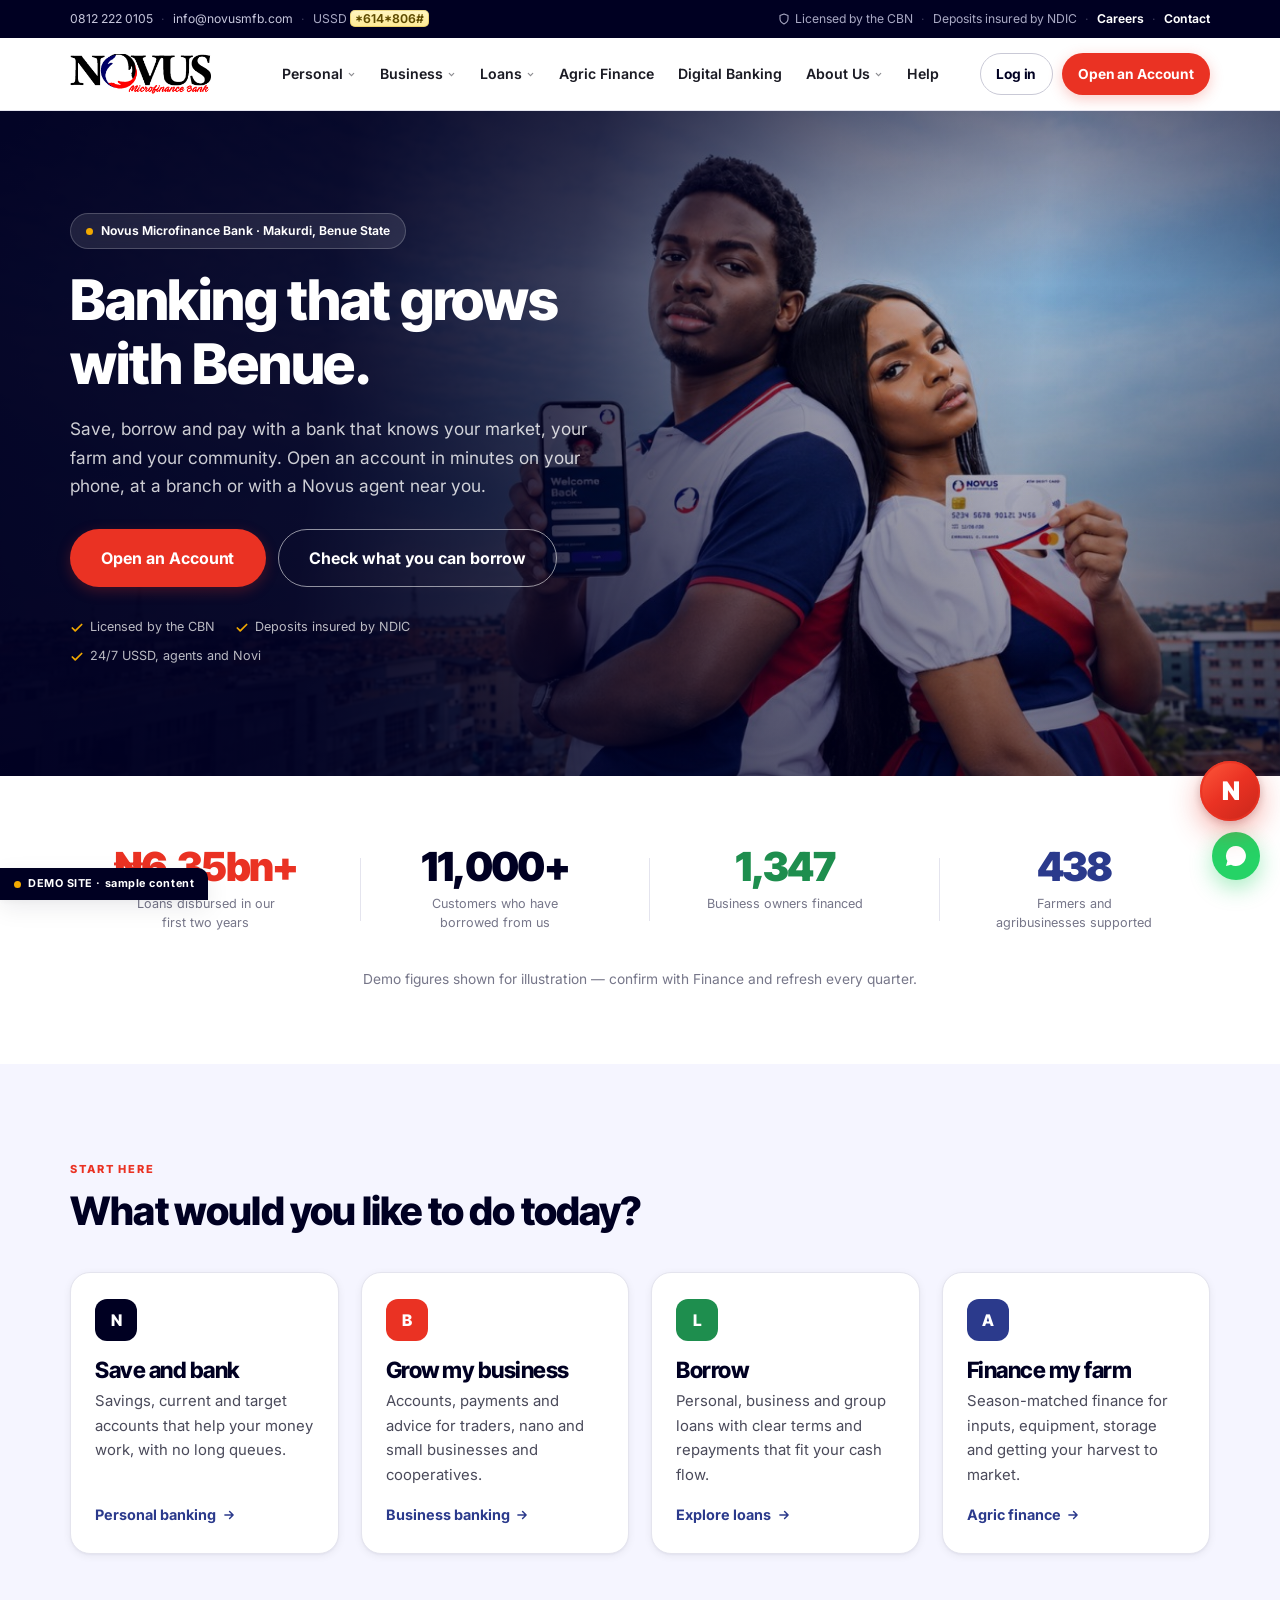
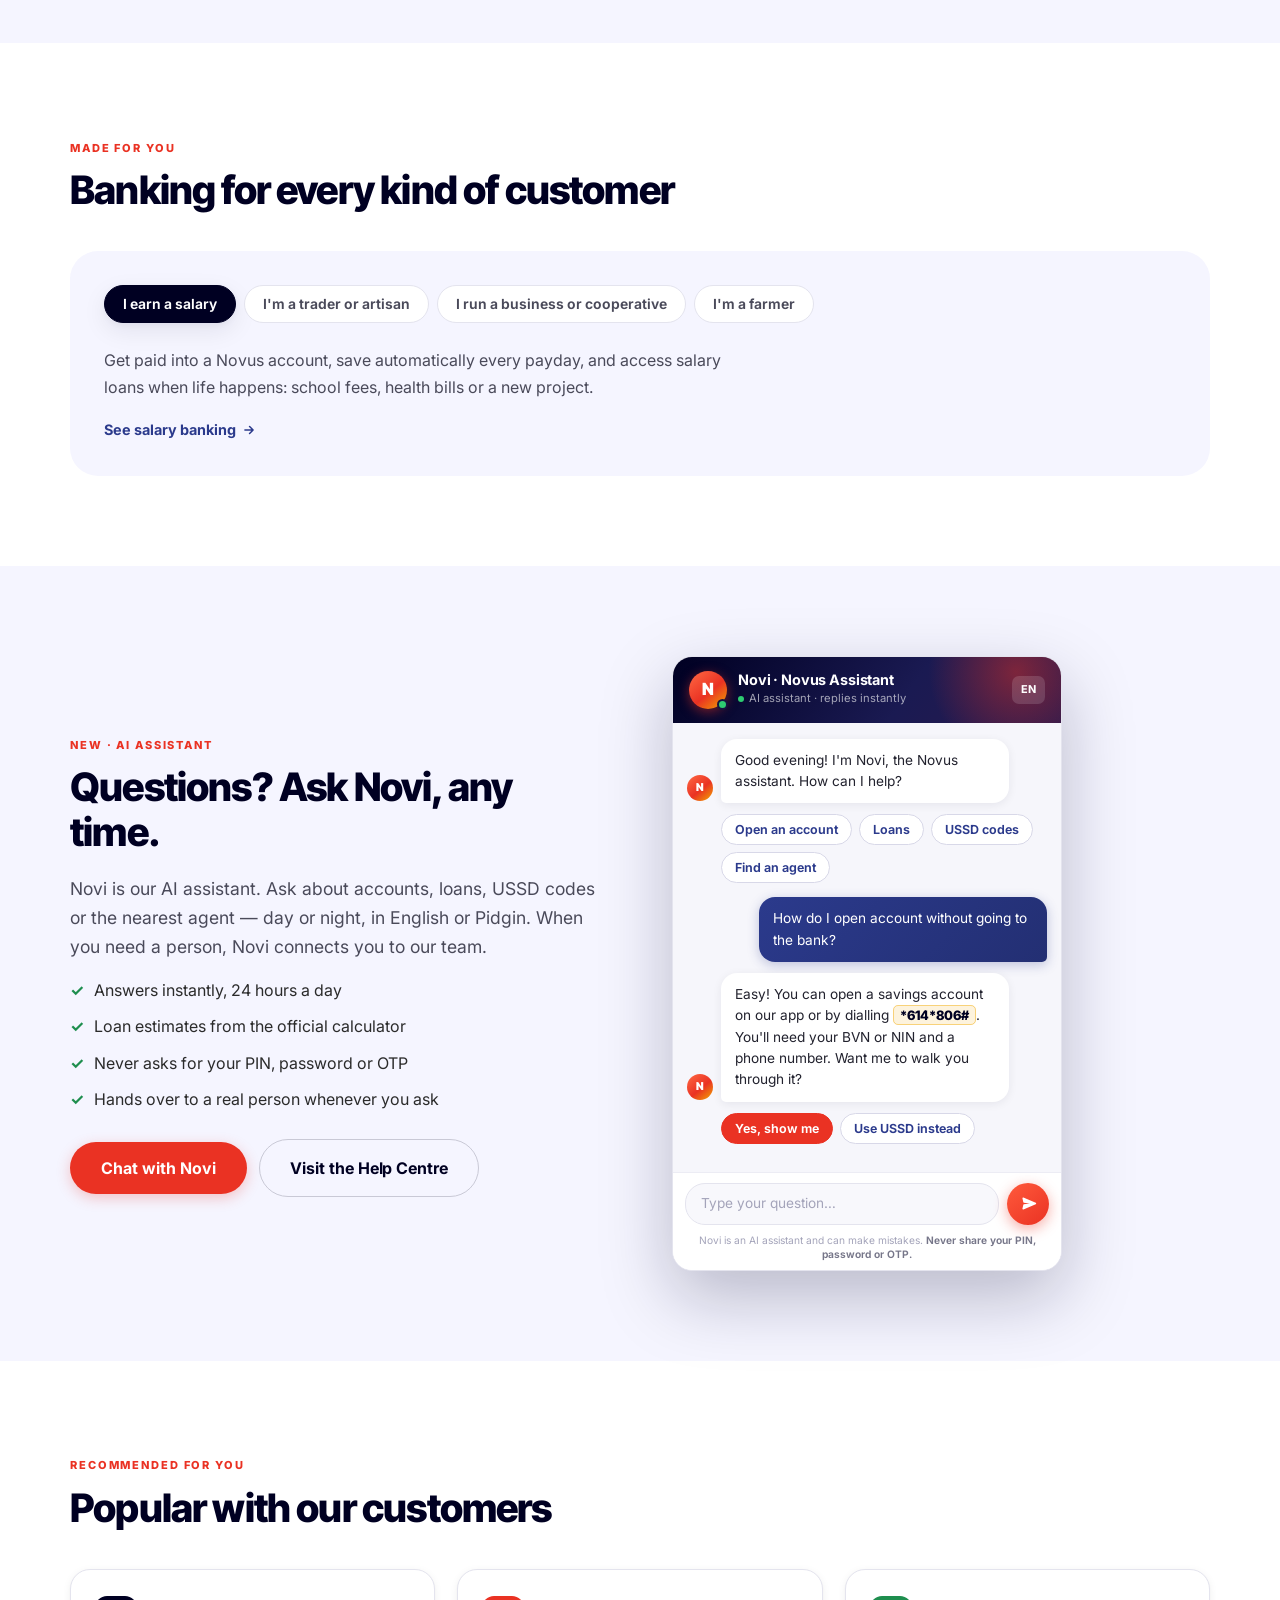
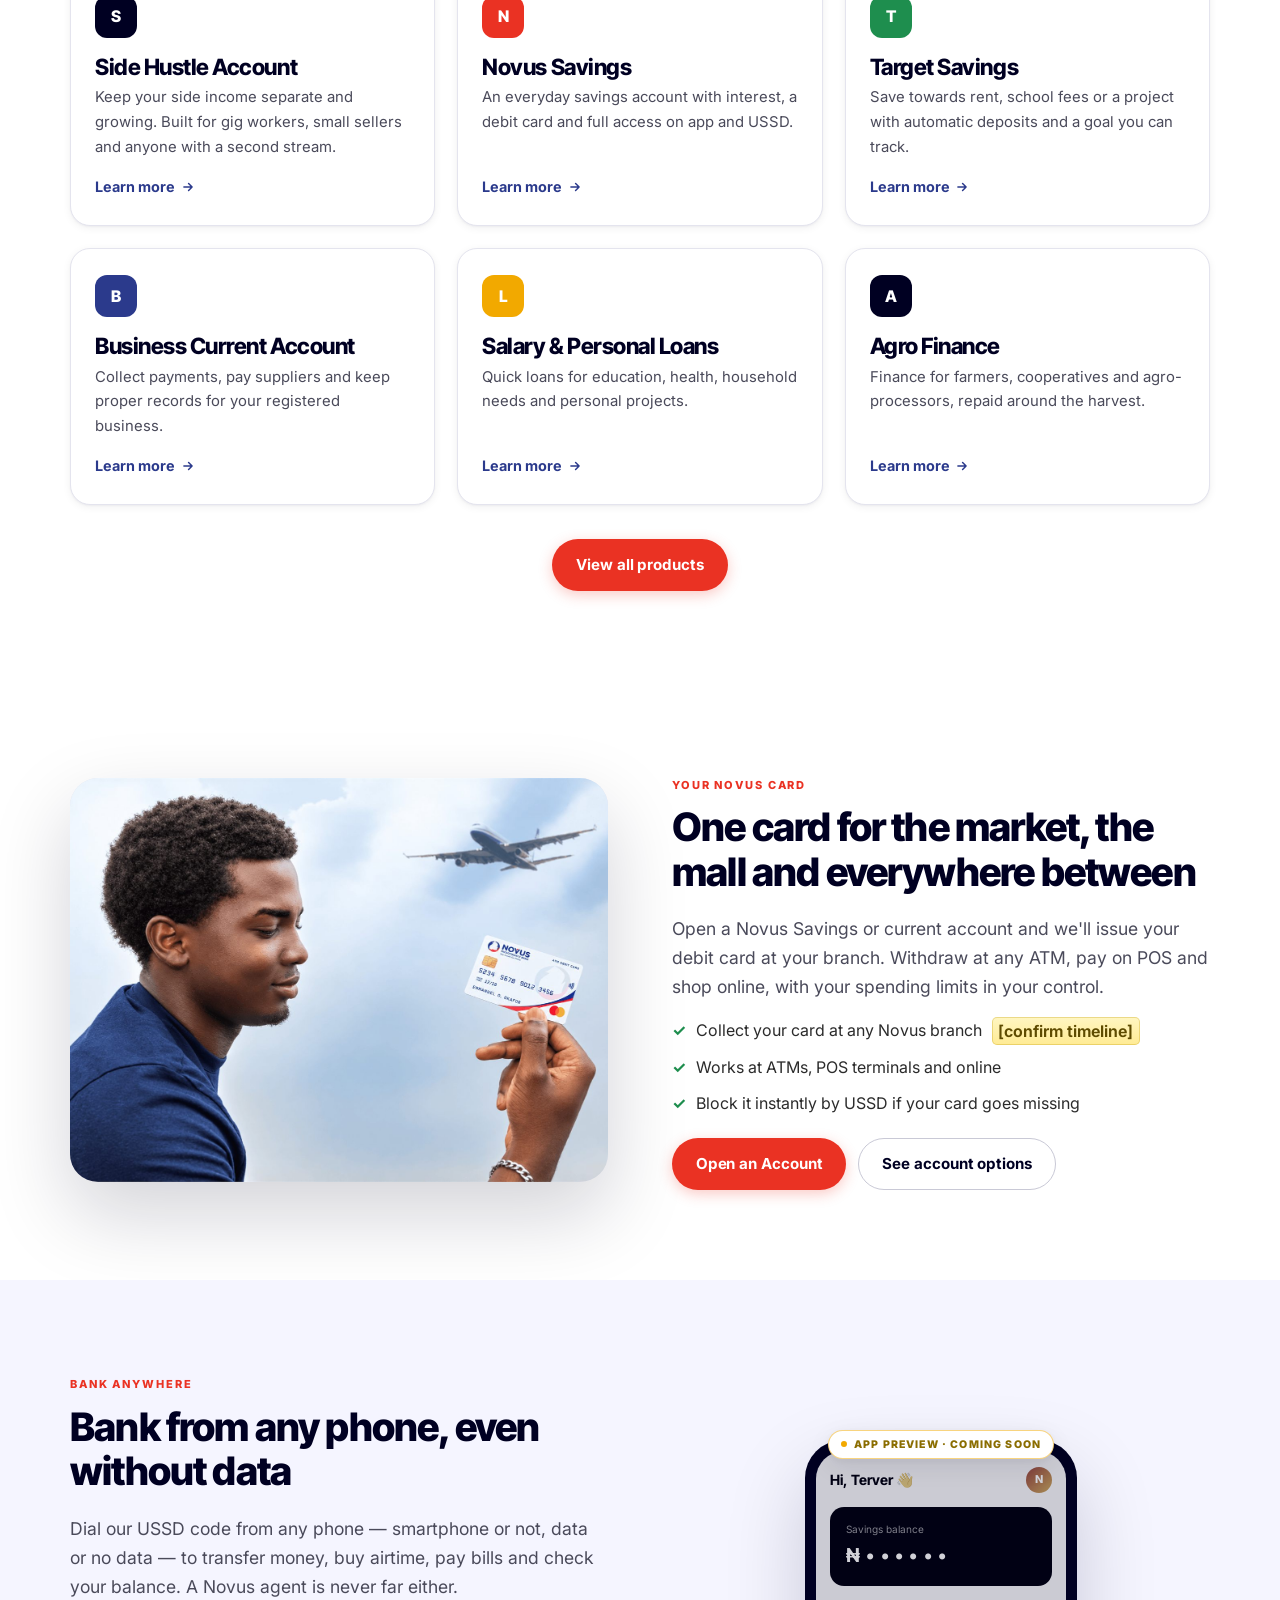
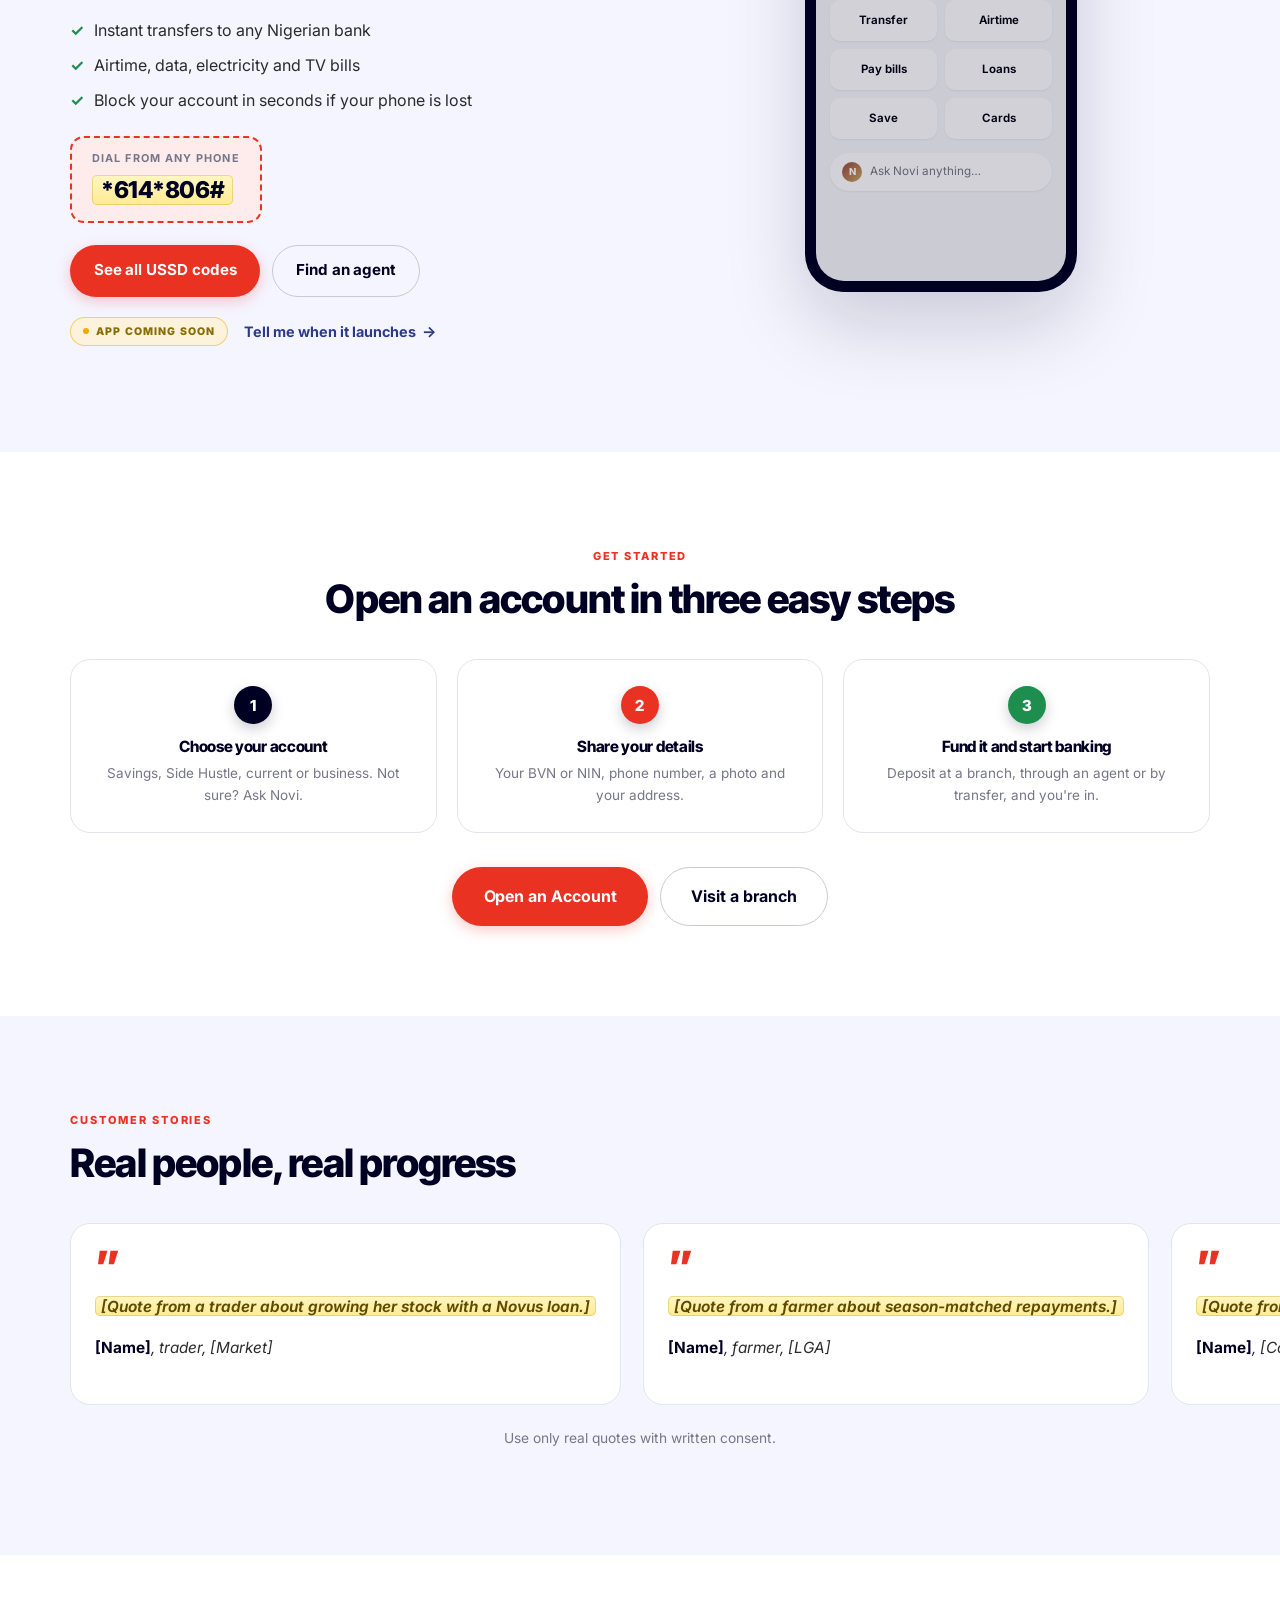
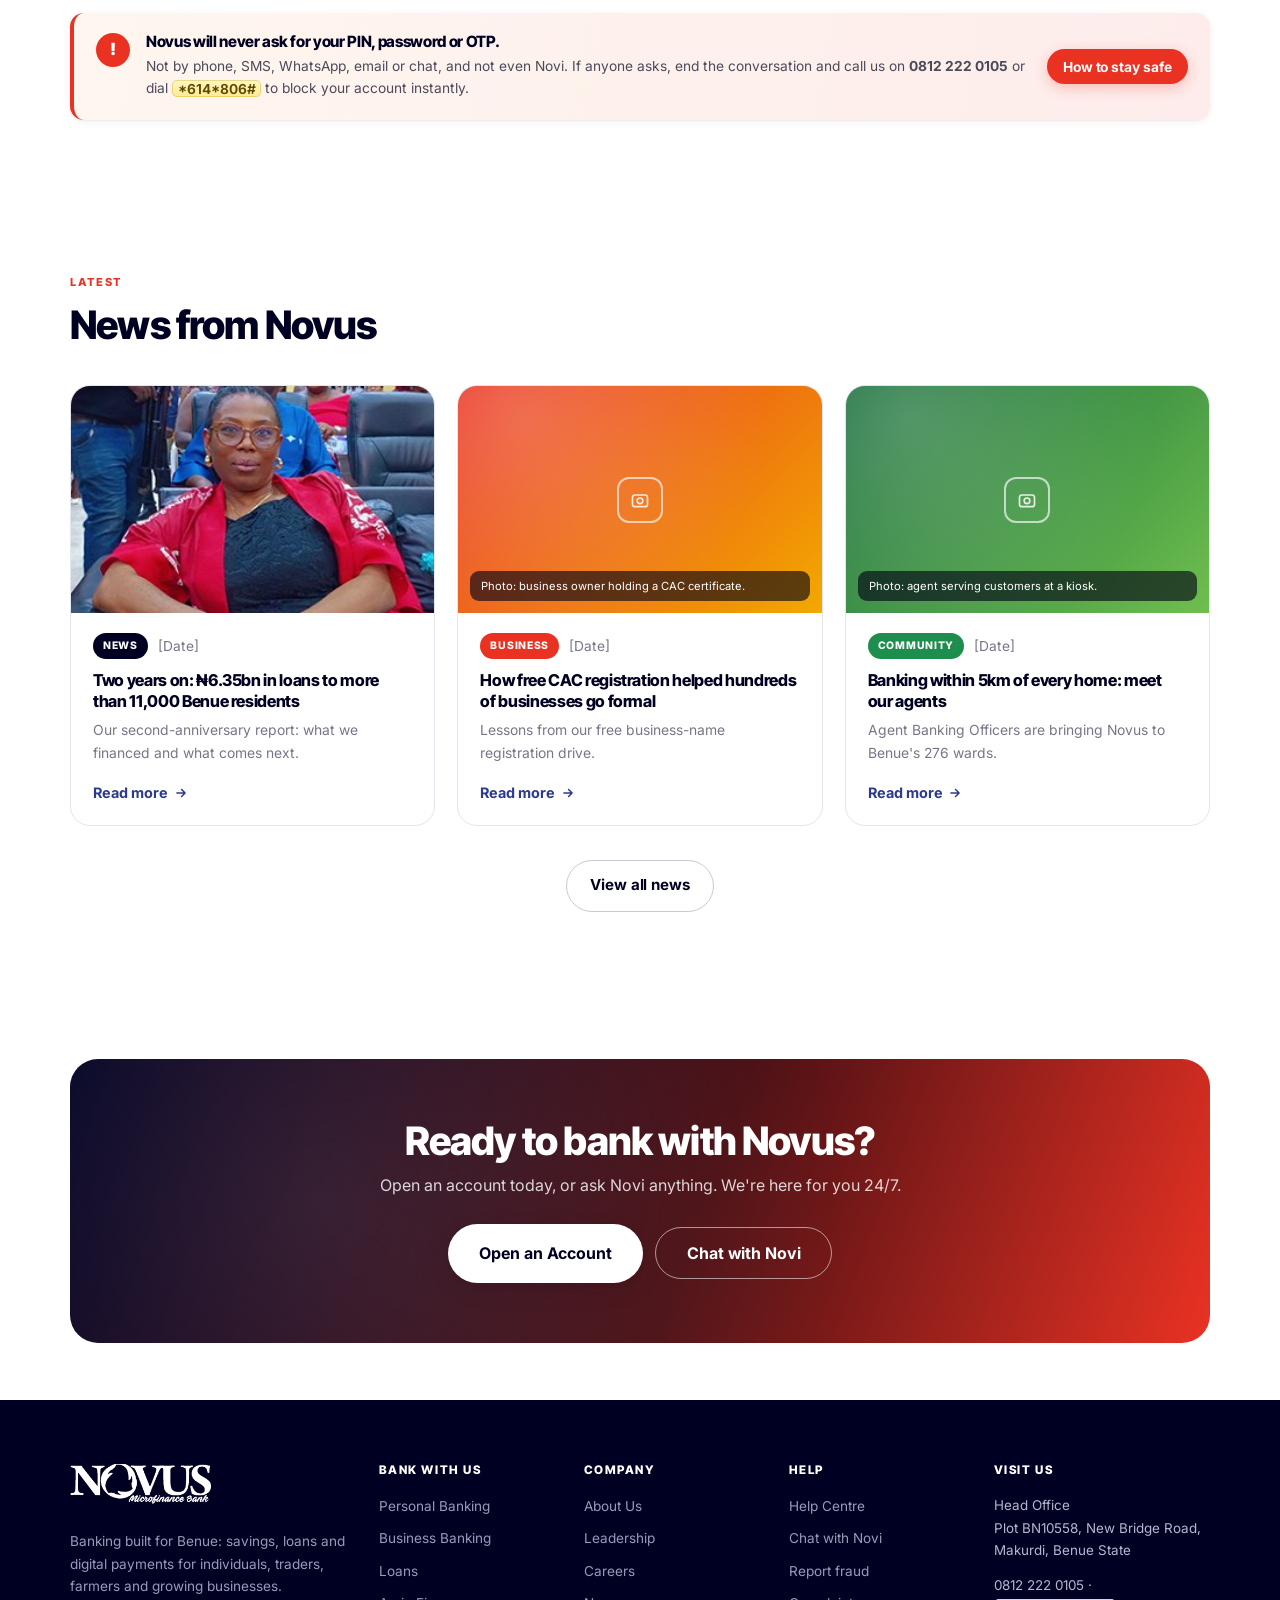
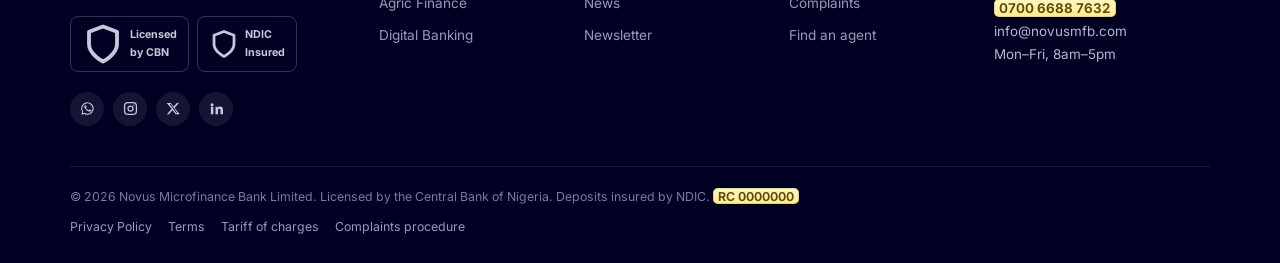
<file: index.html>
<!DOCTYPE html>
<html lang="en">
<head>
<meta charset="utf-8">
<meta name="viewport" content="width=device-width, initial-scale=1">
<title>Novus Microfinance Bank | Savings, Loans &amp; Digital Banking in Benue</title>
<meta name="description" content="Novus Microfinance Bank helps individuals, traders, farmers and small businesses in Benue State save, borrow and pay — in branch, through agents and by USSD. Licensed by the CBN.">
<meta name="robots" content="noindex, nofollow">
<link rel="canonical" href="https://novusmfb.vercel.app/">
<meta property="og:type" content="website">
<meta property="og:site_name" content="Novus Microfinance Bank">
<meta property="og:locale" content="en_NG">
<meta property="og:url" content="https://novusmfb.vercel.app/">
<meta property="og:title" content="Novus Microfinance Bank | Savings, Loans &amp; Digital Banking in Benue">
<meta property="og:description" content="Novus Microfinance Bank helps individuals, traders, farmers and small businesses in Benue State save, borrow and pay — in branch, through agents and by USSD. Licensed by the CBN.">
<meta property="og:image" content="https://novusmfb.vercel.app/assets/img/og-card.png">
<meta property="og:image:width" content="1200">
<meta property="og:image:height" content="630">
<meta property="og:image:alt" content="Novus Microfinance Bank">
<meta name="twitter:card" content="summary_large_image">
<meta name="twitter:title" content="Novus Microfinance Bank | Savings, Loans &amp; Digital Banking in Benue">
<meta name="twitter:description" content="Novus Microfinance Bank helps individuals, traders, farmers and small businesses in Benue State save, borrow and pay — in branch, through agents and by USSD. Licensed by the CBN.">
<meta name="twitter:image" content="https://novusmfb.vercel.app/assets/img/og-card.png">
<meta name="theme-color" content="#000022">
<link rel="preconnect" href="https://fonts.googleapis.com">
<link rel="preconnect" href="https://fonts.gstatic.com" crossorigin>
<link href="https://fonts.googleapis.com/css2?family=Inter:wght@400..800&family=Inter+Tight:wght@600..900&display=swap" rel="stylesheet">
<link rel="stylesheet" href="assets/css/styles.css">
<link rel="stylesheet" href="assets/css/novi.css">
<link rel="icon" href="data:image/svg+xml,<svg xmlns='http://www.w3.org/2000/svg' viewBox='0 0 100 100'><rect width='100' height='100' rx='22' fill='%23000022'/><text x='50' y='70' font-family='Arial' font-size='62' font-weight='bold' fill='%23EA3223' text-anchor='middle'>N</text></svg>">
</head>
<body data-page="home">
<script src="assets/js/splash.js"></script>

<div id="site-header-mount"></div>

<main>

  <!-- 1 · HERO -->
  <section class="hero hero--shot">
    <div class="hero__photo">
      <img src="assets/img/hero-customers.jpg" width="1600" height="638"
           fetchpriority="high" decoding="async"
           alt="Two Novus customers on a Makurdi rooftop, one holding a phone showing the Novus app sign-in screen, the other holding a Novus debit card.">
    </div>
    <span class="hero__scrim"></span>
    <span class="hero__blob b1"></span>
    <span class="hero__blob b2"></span>
    <div class="wrap">
      <div class="hero__grid">
        <div class="hero__copy" data-rv="left">
          <span class="hero__tag"><span class="pulse"></span> Novus Microfinance Bank · Makurdi, Benue State</span>
          <h1>Banking that grows with Benue.</h1>
          <p class="hero__sub">Save, borrow and pay with a bank that knows your market, your farm and your community. Open an account in minutes on your phone, at a branch or with a Novus agent near you.</p>
          <div class="btn-row">
            <a class="btn btn--lg" href="open-account.html">Open an Account</a>
            <a class="btn btn--outline-light btn--lg" href="loans.html#calculator">Check what you can borrow</a>
          </div>
          <div class="hero__trust">
            <span><svg viewBox="0 0 24 24" fill="none" stroke="currentColor" stroke-width="3" stroke-linecap="round" stroke-linejoin="round"><path d="M20 6L9 17l-5-5"/></svg> Licensed by the CBN</span>
            <span><svg viewBox="0 0 24 24" fill="none" stroke="currentColor" stroke-width="3" stroke-linecap="round" stroke-linejoin="round"><path d="M20 6L9 17l-5-5"/></svg> Deposits insured by NDIC</span>
            <span><svg viewBox="0 0 24 24" fill="none" stroke="currentColor" stroke-width="3" stroke-linecap="round" stroke-linejoin="round"><path d="M20 6L9 17l-5-5"/></svg> 24/7 USSD, agents and Novi</span>
          </div>
        </div>
        <div class="hero__spacer" aria-hidden="true"></div>
      </div>
    </div>
  </section>

  <!-- 2 · IMPACT STRIP -->
  <section class="section section--tight">
    <div class="wrap">
      <div class="impact" data-rv-stagger="110">
        <div class="impact__item">
          <div class="impact__num c-red"><span data-count="6.35" data-dec="2" data-prefix="&#8358;" data-suffix="bn+">&#8358;6.35bn+</span></div>
          <p class="impact__label">Loans disbursed in our first two years</p>
        </div>
        <div class="impact__item">
          <div class="impact__num"><span data-count="11000" data-suffix="+">11,000+</span></div>
          <p class="impact__label">Customers who have borrowed from us</p>
        </div>
        <div class="impact__item">
          <div class="impact__num c-green"><span data-count="1347">1,347</span></div>
          <p class="impact__label">Business owners financed</p>
        </div>
        <div class="impact__item">
          <div class="impact__num c-blue"><span data-count="438">438</span></div>
          <p class="impact__label">Farmers and agribusinesses supported</p>
        </div>
      </div>
      <p class="small muted center" style="margin-top:22px">Demo figures shown for illustration — confirm with Finance and refresh every quarter.</p>
    </div>
  </section>

  <!-- 3 · FOUR DOORS -->
  <section class="section section--mist">
    <div class="wrap">
      <div class="sec-head" data-rv>
        <span class="eyebrow">Start here</span>
        <h2>What would you like to do today?</h2>
      </div>
      <div class="grid g-4" data-rv-stagger="90">
        <a class="card a-dark" href="personal.html">
          <span class="card__icon">N</span>
          <h3>Save and bank</h3>
          <p>Savings, current and target accounts that help your money work, with no long queues.</p>
          <span class="link-arrow">Personal banking <svg width="14" height="14" viewBox="0 0 24 24" fill="none" stroke="currentColor" stroke-width="2.6" stroke-linecap="round" stroke-linejoin="round"><path d="M5 12h14M13 6l6 6-6 6"/></svg></span>
        </a>
        <a class="card a-red" href="business.html">
          <span class="card__icon">B</span>
          <h3>Grow my business</h3>
          <p>Accounts, payments and advice for traders, nano and small businesses and cooperatives.</p>
          <span class="link-arrow">Business banking <svg width="14" height="14" viewBox="0 0 24 24" fill="none" stroke="currentColor" stroke-width="2.6" stroke-linecap="round" stroke-linejoin="round"><path d="M5 12h14M13 6l6 6-6 6"/></svg></span>
        </a>
        <a class="card a-green" href="loans.html">
          <span class="card__icon">L</span>
          <h3>Borrow</h3>
          <p>Personal, business and group loans with clear terms and repayments that fit your cash flow.</p>
          <span class="link-arrow">Explore loans <svg width="14" height="14" viewBox="0 0 24 24" fill="none" stroke="currentColor" stroke-width="2.6" stroke-linecap="round" stroke-linejoin="round"><path d="M5 12h14M13 6l6 6-6 6"/></svg></span>
        </a>
        <a class="card a-blue" href="agric-finance.html">
          <span class="card__icon">A</span>
          <h3>Finance my farm</h3>
          <p>Season-matched finance for inputs, equipment, storage and getting your harvest to market.</p>
          <span class="link-arrow">Agric finance <svg width="14" height="14" viewBox="0 0 24 24" fill="none" stroke="currentColor" stroke-width="2.6" stroke-linecap="round" stroke-linejoin="round"><path d="M5 12h14M13 6l6 6-6 6"/></svg></span>
        </a>
      </div>
    </div>
  </section>

  <!-- 4 · AUDIENCE TABS -->
  <section class="section">
    <div class="wrap">
      <div class="sec-head" data-rv>
        <span class="eyebrow">Made for you</span>
        <h2>Banking for every kind of customer</h2>
      </div>
      <div class="tabs" data-tabs data-rv>
        <div class="tabs__nav" role="tablist">
          <button class="tab-btn is-on" role="tab" aria-selected="true">I earn a salary</button>
          <button class="tab-btn" role="tab" aria-selected="false">I'm a trader or artisan</button>
          <button class="tab-btn" role="tab" aria-selected="false">I run a business or cooperative</button>
          <button class="tab-btn" role="tab" aria-selected="false">I'm a farmer</button>
        </div>
        <div class="tab-panel is-on" role="tabpanel">
          <p>Get paid into a Novus account, save automatically every payday, and access salary loans when life happens: school fees, health bills or a new project.</p>
          <a class="link-arrow" href="personal.html">See salary banking <svg width="14" height="14" viewBox="0 0 24 24" fill="none" stroke="currentColor" stroke-width="2.6" stroke-linecap="round" stroke-linejoin="round"><path d="M5 12h14M13 6l6 6-6 6"/></svg></a>
        </div>
        <div class="tab-panel" role="tabpanel">
          <p>Keep your daily sales safe, accept transfers and POS payments, and grow your stock with a business loan sized for your shop.</p>
          <a class="link-arrow" href="business.html">Banking for traders <svg width="14" height="14" viewBox="0 0 24 24" fill="none" stroke="currentColor" stroke-width="2.6" stroke-linecap="round" stroke-linejoin="round"><path d="M5 12h14M13 6l6 6-6 6"/></svg></a>
        </div>
        <div class="tab-panel" role="tabpanel">
          <p>Open a business or group account, collect payments, manage members' savings and access credit to expand.</p>
          <a class="link-arrow" href="business.html#cooperatives">Business banking <svg width="14" height="14" viewBox="0 0 24 24" fill="none" stroke="currentColor" stroke-width="2.6" stroke-linecap="round" stroke-linejoin="round"><path d="M5 12h14M13 6l6 6-6 6"/></svg></a>
        </div>
        <div class="tab-panel" role="tabpanel">
          <p>Finance for inputs, mechanisation and storage, with repayments planned around your harvest, not the calendar.</p>
          <a class="link-arrow" href="agric-finance.html">Agric finance <svg width="14" height="14" viewBox="0 0 24 24" fill="none" stroke="currentColor" stroke-width="2.6" stroke-linecap="round" stroke-linejoin="round"><path d="M5 12h14M13 6l6 6-6 6"/></svg></a>
        </div>
      </div>
    </div>
  </section>

  <!-- 5 · MEET NOVI -->
  <section class="section section--mist" id="novi-intro">
    <div class="wrap">
      <div class="split">
        <div data-rv="left">
          <span class="eyebrow">New · AI assistant</span>
          <h2>Questions? Ask Novi, any time.</h2>
          <p class="lede">Novi is our AI assistant. Ask about accounts, loans, USSD codes or the nearest agent — day or night, in English or Pidgin. When you need a person, Novi connects you to our team.</p>
          <ul style="list-style:none;padding:0;margin:0 0 26px">
            <li style="display:flex;gap:10px;margin-bottom:10px"><b style="color:var(--green)">✓</b> <span>Answers instantly, 24 hours a day</span></li>
            <li style="display:flex;gap:10px;margin-bottom:10px"><b style="color:var(--green)">✓</b> <span>Loan estimates from the official calculator</span></li>
            <li style="display:flex;gap:10px;margin-bottom:10px"><b style="color:var(--green)">✓</b> <span>Never asks for your PIN, password or OTP</span></li>
            <li style="display:flex;gap:10px"><b style="color:var(--green)">✓</b> <span>Hands over to a real person whenever you ask</span></li>
          </ul>
          <div class="btn-row">
            <button class="btn btn--lg" data-novi-open>Chat with Novi</button>
            <a class="btn btn--ghost btn--lg" href="help.html">Visit the Help Centre</a>
          </div>
        </div>

        <!-- static preview of the real widget -->
        <div data-rv="right" data-rv-d="120">
          <div class="novi novi-preview" aria-hidden="true">
            <div class="novi-head">
              <div class="novi-av">N<span class="novi-av__live"></span></div>
              <div class="novi-head__t">
                <b>Novi · Novus Assistant</b>
                <span><i></i> AI assistant · replies instantly</span>
              </div>
              <span class="novi-lang">EN</span>
            </div>
            <div class="novi-body">
              <div class="novi-row"><div class="novi-row__av">N</div><div class="novi-msg">Good evening! I'm Novi, the Novus assistant. How can I help?</div></div>
              <div class="novi-chips">
                <button class="novi-chip">Open an account</button>
                <button class="novi-chip">Loans</button>
                <button class="novi-chip">USSD codes</button>
                <button class="novi-chip">Find an agent</button>
              </div>
              <div class="novi-row novi-row--me"><div class="novi-msg">How do I open account without going to the bank?</div></div>
              <div class="novi-row"><div class="novi-row__av">N</div><div class="novi-msg">Easy! You can open a savings account on our app or by dialling <code>*614*806#</code>. You'll need your BVN or NIN and a phone number. Want me to walk you through it?</div></div>
              <div class="novi-chips">
                <button class="novi-chip novi-chip--go">Yes, show me</button>
                <button class="novi-chip">Use USSD instead</button>
              </div>
            </div>
            <div class="novi-foot">
              <div class="novi-form">
                <div class="novi-input" style="color:#a4a4ba">Type your question…</div>
                <span class="novi-send"><svg viewBox="0 0 24 24" fill="currentColor" width="17" height="17"><path d="M3.4 20.4l17.4-7.5c.9-.4.9-1.6 0-2L3.4 3.6c-.7-.3-1.5.2-1.4 1L3.2 10c.1.4.4.8.9.9l8.3 1.1-8.3 1.1c-.5.1-.8.4-.9.9l-1.2 5.4c-.1.8.7 1.3 1.4 1z"/></svg></span>
              </div>
              <p class="novi-disclaim">Novi is an AI assistant and can make mistakes. <b>Never share your PIN, password or OTP.</b></p>
            </div>
          </div>
        </div>
      </div>
    </div>
  </section>

  <!-- 6 · POPULAR PRODUCTS -->
  <section class="section">
    <div class="wrap">
      <div class="sec-head" data-rv>
        <span class="eyebrow">Recommended for you</span>
        <h2>Popular with our customers</h2>
      </div>
      <div class="grid g-3" data-rv-stagger="70">
        <a class="card a-dark" href="personal.html#accounts"><span class="card__icon">S</span><h3>Side Hustle Account</h3><p>Keep your side income separate and growing. Built for gig workers, small sellers and anyone with a second stream.</p><span class="link-arrow">Learn more <svg width="14" height="14" viewBox="0 0 24 24" fill="none" stroke="currentColor" stroke-width="2.6" stroke-linecap="round" stroke-linejoin="round"><path d="M5 12h14M13 6l6 6-6 6"/></svg></span></a>
        <a class="card a-red" href="personal.html#accounts"><span class="card__icon">N</span><h3>Novus Savings</h3><p>An everyday savings account with interest, a debit card and full access on app and USSD.</p><span class="link-arrow">Learn more <svg width="14" height="14" viewBox="0 0 24 24" fill="none" stroke="currentColor" stroke-width="2.6" stroke-linecap="round" stroke-linejoin="round"><path d="M5 12h14M13 6l6 6-6 6"/></svg></span></a>
        <a class="card a-green" href="personal.html#accounts"><span class="card__icon">T</span><h3>Target Savings</h3><p>Save towards rent, school fees or a project with automatic deposits and a goal you can track.</p><span class="link-arrow">Learn more <svg width="14" height="14" viewBox="0 0 24 24" fill="none" stroke="currentColor" stroke-width="2.6" stroke-linecap="round" stroke-linejoin="round"><path d="M5 12h14M13 6l6 6-6 6"/></svg></span></a>
        <a class="card a-blue" href="business.html#accounts"><span class="card__icon">B</span><h3>Business Current Account</h3><p>Collect payments, pay suppliers and keep proper records for your registered business.</p><span class="link-arrow">Learn more <svg width="14" height="14" viewBox="0 0 24 24" fill="none" stroke="currentColor" stroke-width="2.6" stroke-linecap="round" stroke-linejoin="round"><path d="M5 12h14M13 6l6 6-6 6"/></svg></span></a>
        <a class="card a-gold" href="loans.html#types"><span class="card__icon">L</span><h3>Salary &amp; Personal Loans</h3><p>Quick loans for education, health, household needs and personal projects.</p><span class="link-arrow">Learn more <svg width="14" height="14" viewBox="0 0 24 24" fill="none" stroke="currentColor" stroke-width="2.6" stroke-linecap="round" stroke-linejoin="round"><path d="M5 12h14M13 6l6 6-6 6"/></svg></span></a>
        <a class="card a-dark" href="agric-finance.html"><span class="card__icon">A</span><h3>Agro Finance</h3><p>Finance for farmers, cooperatives and agro-processors, repaid around the harvest.</p><span class="link-arrow">Learn more <svg width="14" height="14" viewBox="0 0 24 24" fill="none" stroke="currentColor" stroke-width="2.6" stroke-linecap="round" stroke-linejoin="round"><path d="M5 12h14M13 6l6 6-6 6"/></svg></span></a>
      </div>
      <div class="btn-row btn-row--center" style="margin-top:34px" data-rv>
        <a class="btn" href="personal.html">View all products</a>
      </div>
    </div>
  </section>


  <!-- 7 · YOUR NOVUS CARD -->
  <section class="section" id="card">
    <div class="wrap">
      <div class="split">
        <div data-rv="left">
          <div class="photo photo--shot">
            <img src="assets/img/novus-card.jpg" width="1400" height="997" loading="lazy" decoding="async"
                 alt="A young Novus customer holding his Novus Microfinance Bank debit card, a plane climbing in the sky behind him.">
          </div>
        </div>
        <div data-rv="right" data-rv-d="100">
          <span class="eyebrow">Your Novus card</span>
          <h2>One card for the market, the mall and everywhere between</h2>
          <p class="lede">Open a Novus Savings or current account and we'll issue your debit card at your branch. Withdraw at any ATM, pay on POS and shop online, with your spending limits in your control.</p>
          <ul style="list-style:none;padding:0;margin:0 0 22px">
            <li style="display:flex;gap:10px;margin-bottom:9px"><b style="color:var(--green)">✓</b> Collect your card at any Novus branch <span class="ph">[confirm timeline]</span></li>
            <li style="display:flex;gap:10px;margin-bottom:9px"><b style="color:var(--green)">✓</b> Works at ATMs, POS terminals and online</li>
            <li style="display:flex;gap:10px"><b style="color:var(--green)">✓</b> Block it instantly by USSD if your card goes missing</li>
          </ul>
          <div class="btn-row">
            <a class="btn" href="open-account.html">Open an Account</a>
            <a class="btn btn--ghost" href="personal.html#accounts">See account options</a>
          </div>
        </div>
      </div>
    </div>
  </section>
  <!-- 8 · DIGITAL BANKING PROMO -->
  <section class="section section--mist">
    <div class="wrap">
      <div class="split">
        <div data-rv="left">
          <span class="eyebrow">Bank anywhere</span>
          <h2>Bank from any phone, even without data</h2>
          <p class="lede">Dial our USSD code from any phone — smartphone or not, data or no data — to transfer money, buy airtime, pay bills and check your balance. A Novus agent is never far either.</p>
          <ul style="list-style:none;padding:0;margin:0 0 22px">
            <li style="display:flex;gap:10px;margin-bottom:9px"><b style="color:var(--green)">✓</b> Instant transfers to any Nigerian bank</li>
            <li style="display:flex;gap:10px;margin-bottom:9px"><b style="color:var(--green)">✓</b> Airtime, data, electricity and TV bills</li>
            <li style="display:flex;gap:10px"><b style="color:var(--green)">✓</b> Block your account in seconds if your phone is lost</li>
          </ul>
          <div class="ussd-box"><small>Dial from any phone</small><b class="ph">*614*806#</b></div>
          <div class="btn-row">
            <a class="btn" href="digital-banking.html#ussd">See all USSD codes</a>
            <a class="btn btn--ghost" href="digital-banking.html#locator">Find an agent</a>
          </div>
          <p class="small muted" style="margin-top:20px;display:flex;align-items:center;gap:10px;flex-wrap:wrap">
            <span class="soon"><i></i> App coming soon</span>
            <button class="lnk" data-novi-open data-novi-send="Notify me when the app launches">Tell me when it launches</button>
          </p>
        </div>
        <div data-rv="right" data-rv-d="120">
          <div class="phone__wrap">
            <span class="soon phone__tag"><i></i> App preview · coming soon</span>
            <div class="phone phone--soon">
              <div class="phone__screen">
                <div class="phone__top"><b>Hi, Terver 👋</b><span class="phone__av">N</span></div>
                <div class="phone__bal"><small>Savings balance</small><b>&#8358; • • • • • •</b></div>
                <div class="phone__grid">
                  <div>Transfer</div><div>Airtime</div>
                  <div>Pay bills</div><div>Loans</div>
                  <div>Save</div><div>Cards</div>
                </div>
                <div class="phone__ask"><i>N</i> Ask Novi anything…</div>
              </div>
            </div>
          </div>
        </div>
      </div>
    </div>
  </section>

  <!-- 9 · OPEN IN THREE STEPS -->
  <section class="section" id="open">
    <div class="wrap center">
      <div class="sec-head center" data-rv>
        <span class="eyebrow">Get started</span>
        <h2>Open an account in three easy steps</h2>
      </div>
      <div class="steps g-3" data-rv-stagger="110">
        <div class="step"><div class="step__n">1</div><h4>Choose your account</h4><p>Savings, Side Hustle, current or business. Not sure? Ask Novi.</p></div>
        <div class="step"><div class="step__n">2</div><h4>Share your details</h4><p>Your BVN or NIN, phone number, a photo and your address.</p></div>
        <div class="step"><div class="step__n">3</div><h4>Fund it and start banking</h4><p>Deposit at a branch, through an agent or by transfer, and you're in.</p></div>
      </div>
      <div class="btn-row btn-row--center" style="margin-top:34px" data-rv>
        <a class="btn btn--lg" href="open-account.html">Open an Account</a>
        <a class="btn btn--ghost btn--lg" href="contact.html">Visit a branch</a>
      </div>
    </div>
  </section>

  <!-- 10 · CUSTOMER STORIES -->
  <section class="section section--mist">
    <div class="wrap">
      <div class="sec-head" data-rv>
        <span class="eyebrow">Customer stories</span>
        <h2>Real people, real progress</h2>
      </div>
      <div class="grid g-3" data-rv-stagger="90">
        <div class="quote"><div class="quote__mark">”</div><p><span class="ph">[Quote from a trader about growing her stock with a Novus loan.]</span></p><p class="quote__by"><b>[Name]</b>, trader, [Market]</p></div>
        <div class="quote"><div class="quote__mark">”</div><p><span class="ph">[Quote from a farmer about season-matched repayments.]</span></p><p class="quote__by"><b>[Name]</b>, farmer, [LGA]</p></div>
        <div class="quote"><div class="quote__mark">”</div><p><span class="ph">[Quote from a cooperative leader about group savings.]</span></p><p class="quote__by"><b>[Name]</b>, [Cooperative name]</p></div>
      </div>
      <p class="small muted center" style="margin-top:22px">Use only real quotes with written consent.</p>
    </div>
  </section>

  <!-- 11 · SECURITY STRIP -->
  <section class="section section--tight">
    <div class="wrap">
      <div class="alert" data-rv>
        <div class="alert__icon">!</div>
        <div>
          <h4>Novus will never ask for your PIN, password or OTP.</h4>
          <p>Not by phone, SMS, WhatsApp, email or chat, and not even Novi. If anyone asks, end the conversation and call us on <b>0812 222 0105</b> or dial <span class="ph">*614*806#</span> to block your account instantly.</p>
        </div>
        <button class="btn btn--sm" data-novi-open data-novi-send="How to stay safe">How to stay safe</button>
      </div>
    </div>
  </section>

  <!-- 12 · LATEST NEWS -->
  <section class="section">
    <div class="wrap">
      <div class="sec-head" data-rv>
        <span class="eyebrow">Latest</span>
        <h2>News from Novus</h2>
      </div>
      <div class="grid g-3" data-rv-stagger="90">
        <article class="news-card">
          <div class="photo photo--shot"><img src="assets/img/team-event.jpg" width="312" height="254" loading="lazy" decoding="async" alt="Novus staff and guests at the bank anniversary event at the head office."></div>
          <div class="news-card__body">
            <div class="news-card__meta"><span class="tag">News</span><span class="small muted">[Date]</span></div>
            <h3>Two years on: &#8358;6.35bn in loans to more than 11,000 Benue residents</h3>
            <p>Our second-anniversary report: what we financed and what comes next.</p>
            <a class="link-arrow" href="news.html">Read more <svg width="14" height="14" viewBox="0 0 24 24" fill="none" stroke="currentColor" stroke-width="2.6" stroke-linecap="round" stroke-linejoin="round"><path d="M5 12h14M13 6l6 6-6 6"/></svg></a>
          </div>
        </article>
        <article class="news-card">
          <div class="photo"><div class="photo__icon"><svg width="20" height="20" viewBox="0 0 24 24" fill="none" stroke="currentColor" stroke-width="2"><rect x="3" y="6" width="18" height="14" rx="3"/><circle cx="12" cy="13" r="3.4"/></svg></div><div class="photo__note">Photo: business owner holding a CAC certificate.</div></div>
          <div class="news-card__body">
            <div class="news-card__meta"><span class="tag tag--red">Business</span><span class="small muted">[Date]</span></div>
            <h3>How free CAC registration helped hundreds of businesses go formal</h3>
            <p>Lessons from our free business-name registration drive.</p>
            <a class="link-arrow" href="news.html">Read more <svg width="14" height="14" viewBox="0 0 24 24" fill="none" stroke="currentColor" stroke-width="2.6" stroke-linecap="round" stroke-linejoin="round"><path d="M5 12h14M13 6l6 6-6 6"/></svg></a>
          </div>
        </article>
        <article class="news-card">
          <div class="photo photo--green"><div class="photo__icon"><svg width="20" height="20" viewBox="0 0 24 24" fill="none" stroke="currentColor" stroke-width="2"><rect x="3" y="6" width="18" height="14" rx="3"/><circle cx="12" cy="13" r="3.4"/></svg></div><div class="photo__note">Photo: agent serving customers at a kiosk.</div></div>
          <div class="news-card__body">
            <div class="news-card__meta"><span class="tag tag--green">Community</span><span class="small muted">[Date]</span></div>
            <h3>Banking within 5km of every home: meet our agents</h3>
            <p>Agent Banking Officers are bringing Novus to Benue's 276 wards.</p>
            <a class="link-arrow" href="news.html">Read more <svg width="14" height="14" viewBox="0 0 24 24" fill="none" stroke="currentColor" stroke-width="2.6" stroke-linecap="round" stroke-linejoin="round"><path d="M5 12h14M13 6l6 6-6 6"/></svg></a>
          </div>
        </article>
      </div>
      <div class="btn-row btn-row--center" style="margin-top:34px" data-rv>
        <a class="btn btn--ghost" href="news.html">View all news</a>
      </div>
    </div>
  </section>

  <!-- 13 · FINAL CTA -->
  <section class="section section--tight">
    <div class="wrap">
      <div class="cta" data-rv="scale">
        <h2>Ready to bank with Novus?</h2>
        <p>Open an account today, or ask Novi anything. We're here for you 24/7.</p>
        <div class="btn-row btn-row--center">
          <a class="btn btn--light btn--lg" href="open-account.html">Open an Account</a>
          <button class="btn btn--outline-light btn--lg" data-novi-open>Chat with Novi</button>
        </div>
      </div>
    </div>
  </section>

</main>

<div id="site-footer-mount"></div>

<script src="assets/js/site.js"></script>
<script src="assets/js/novi.js"></script>
</body>
</html>
</file>
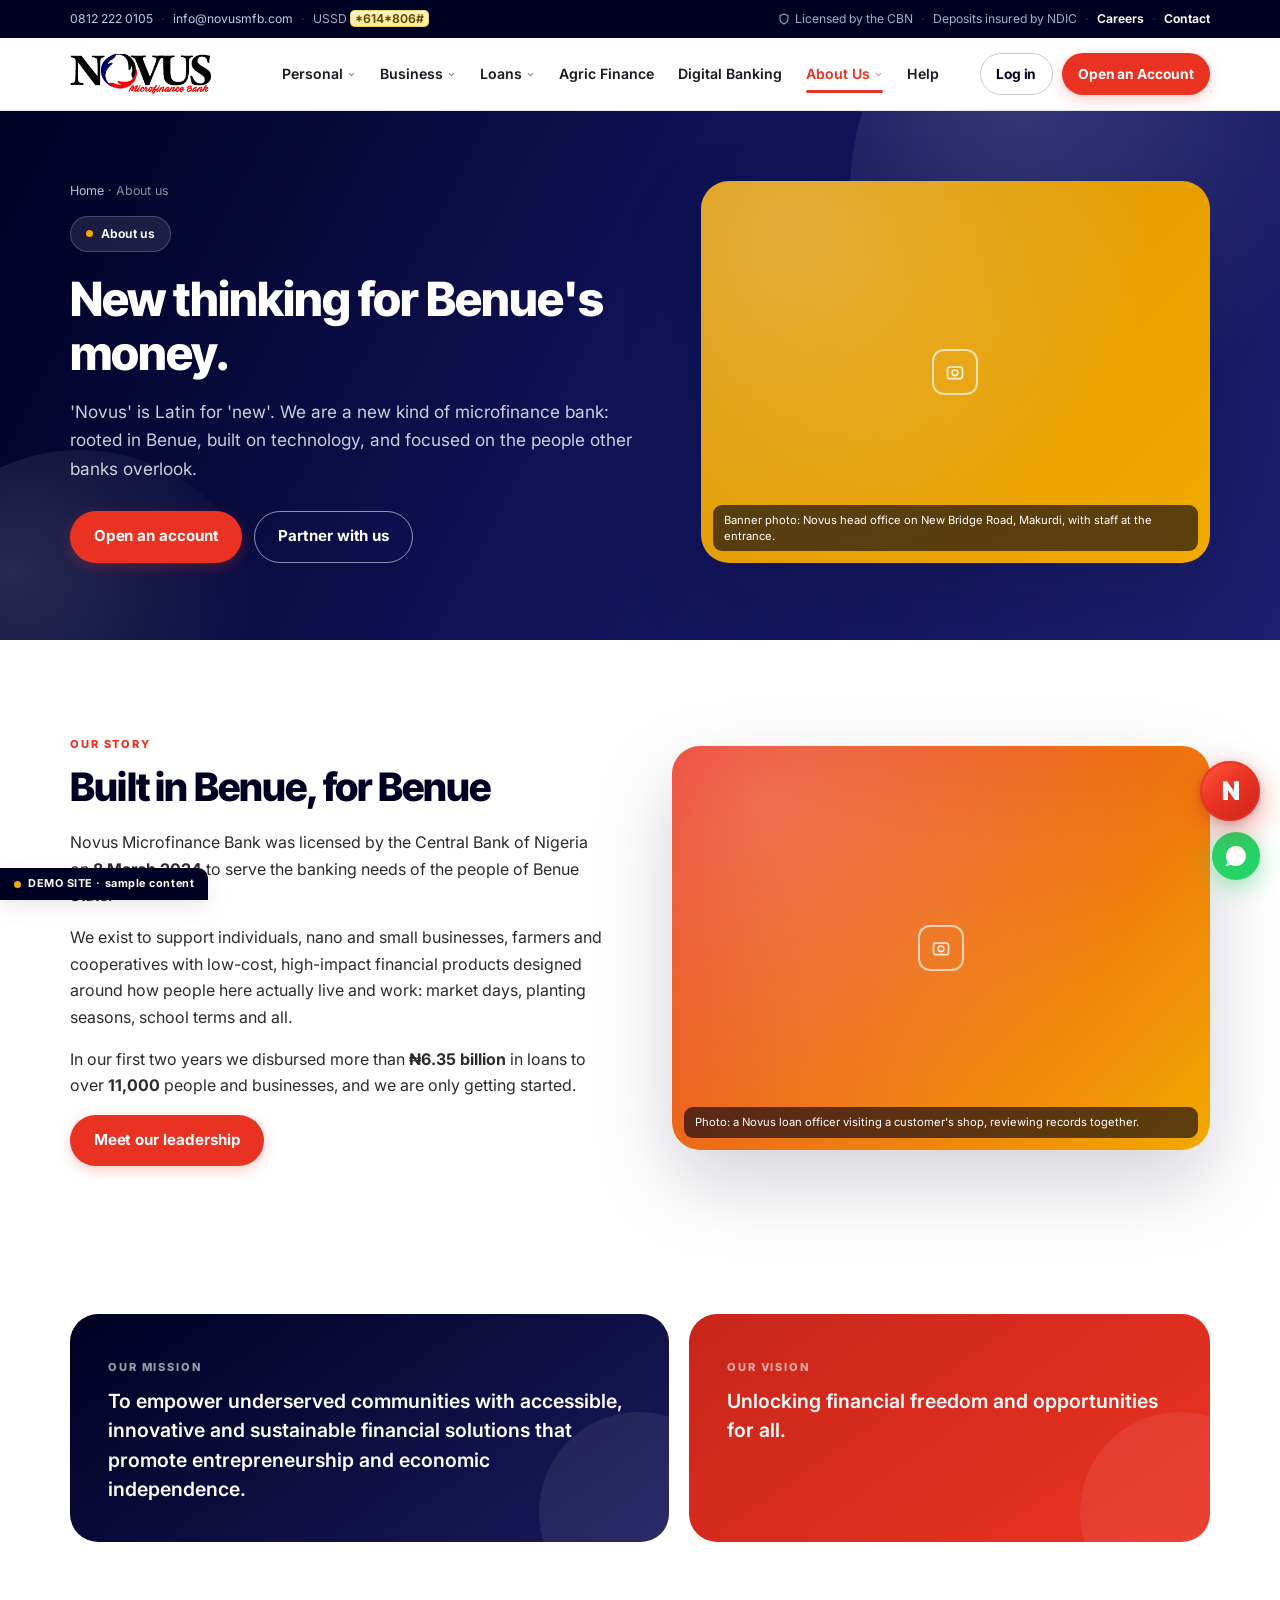
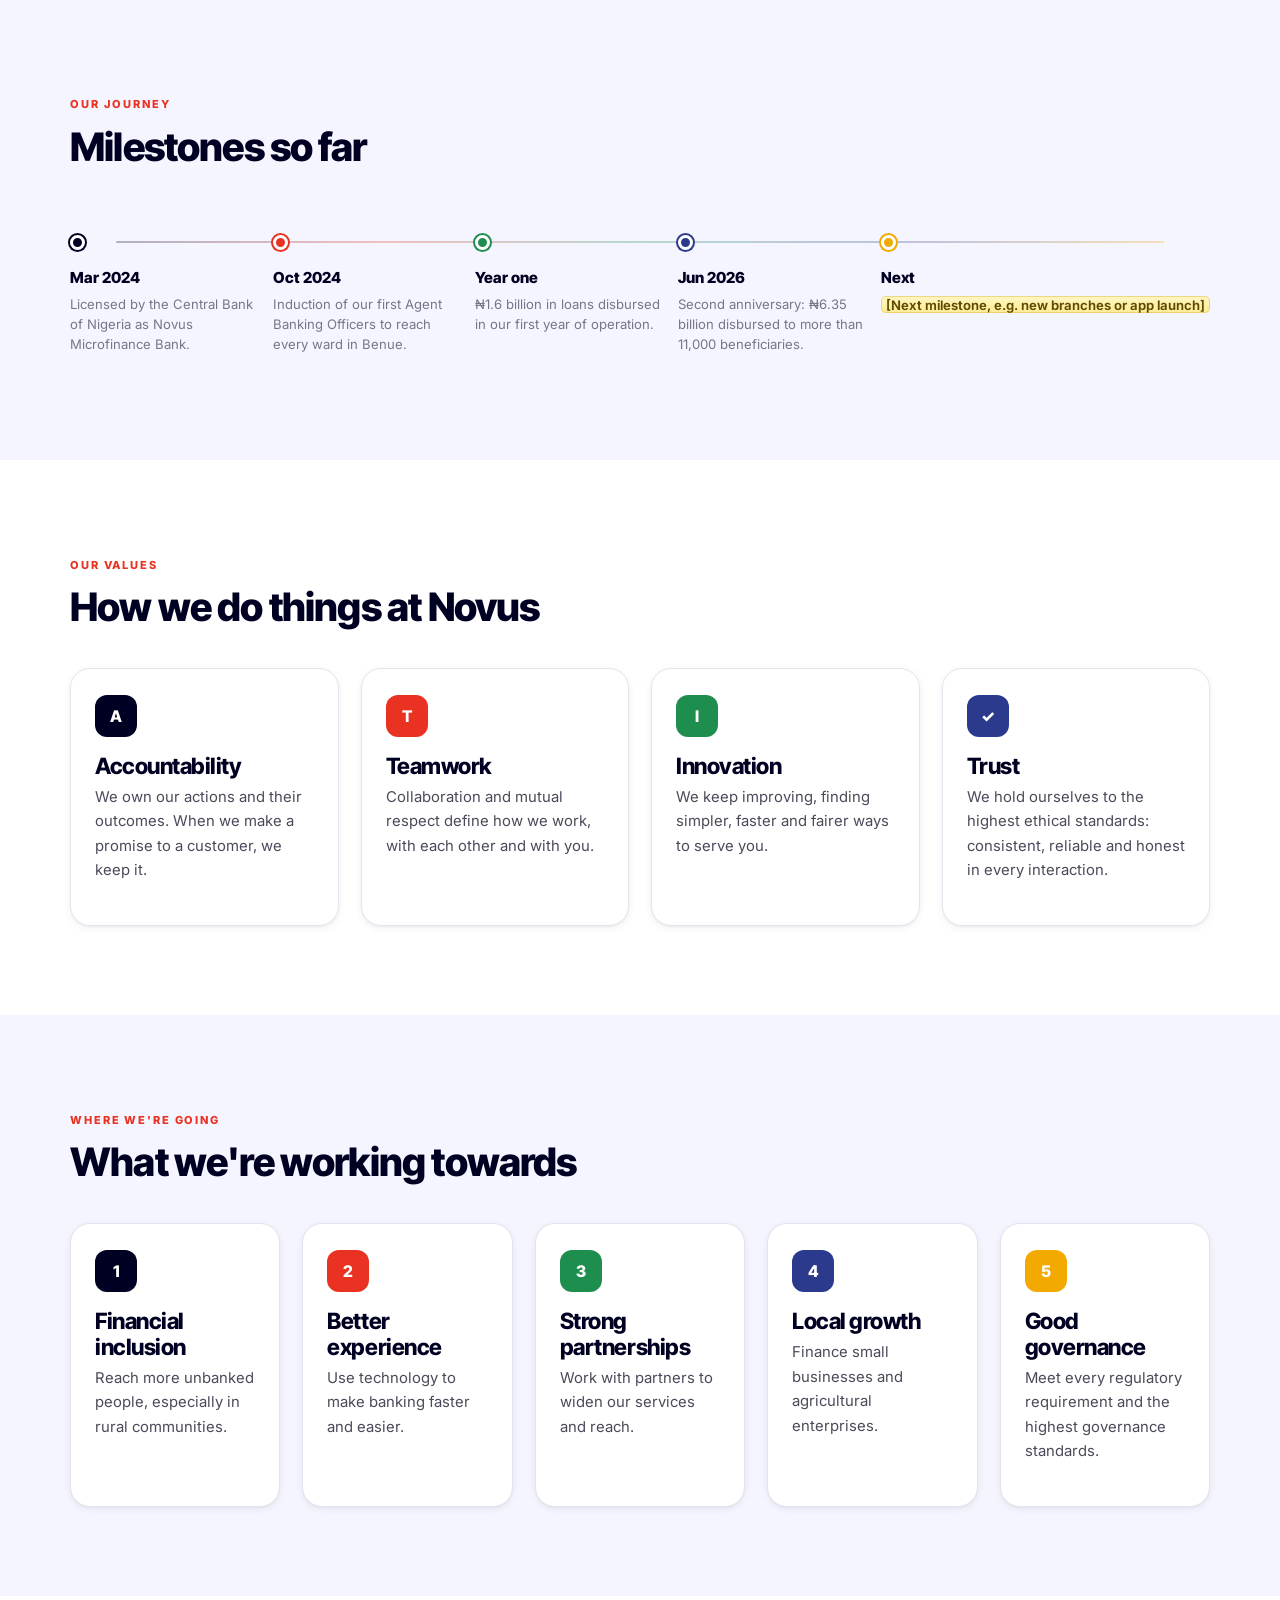
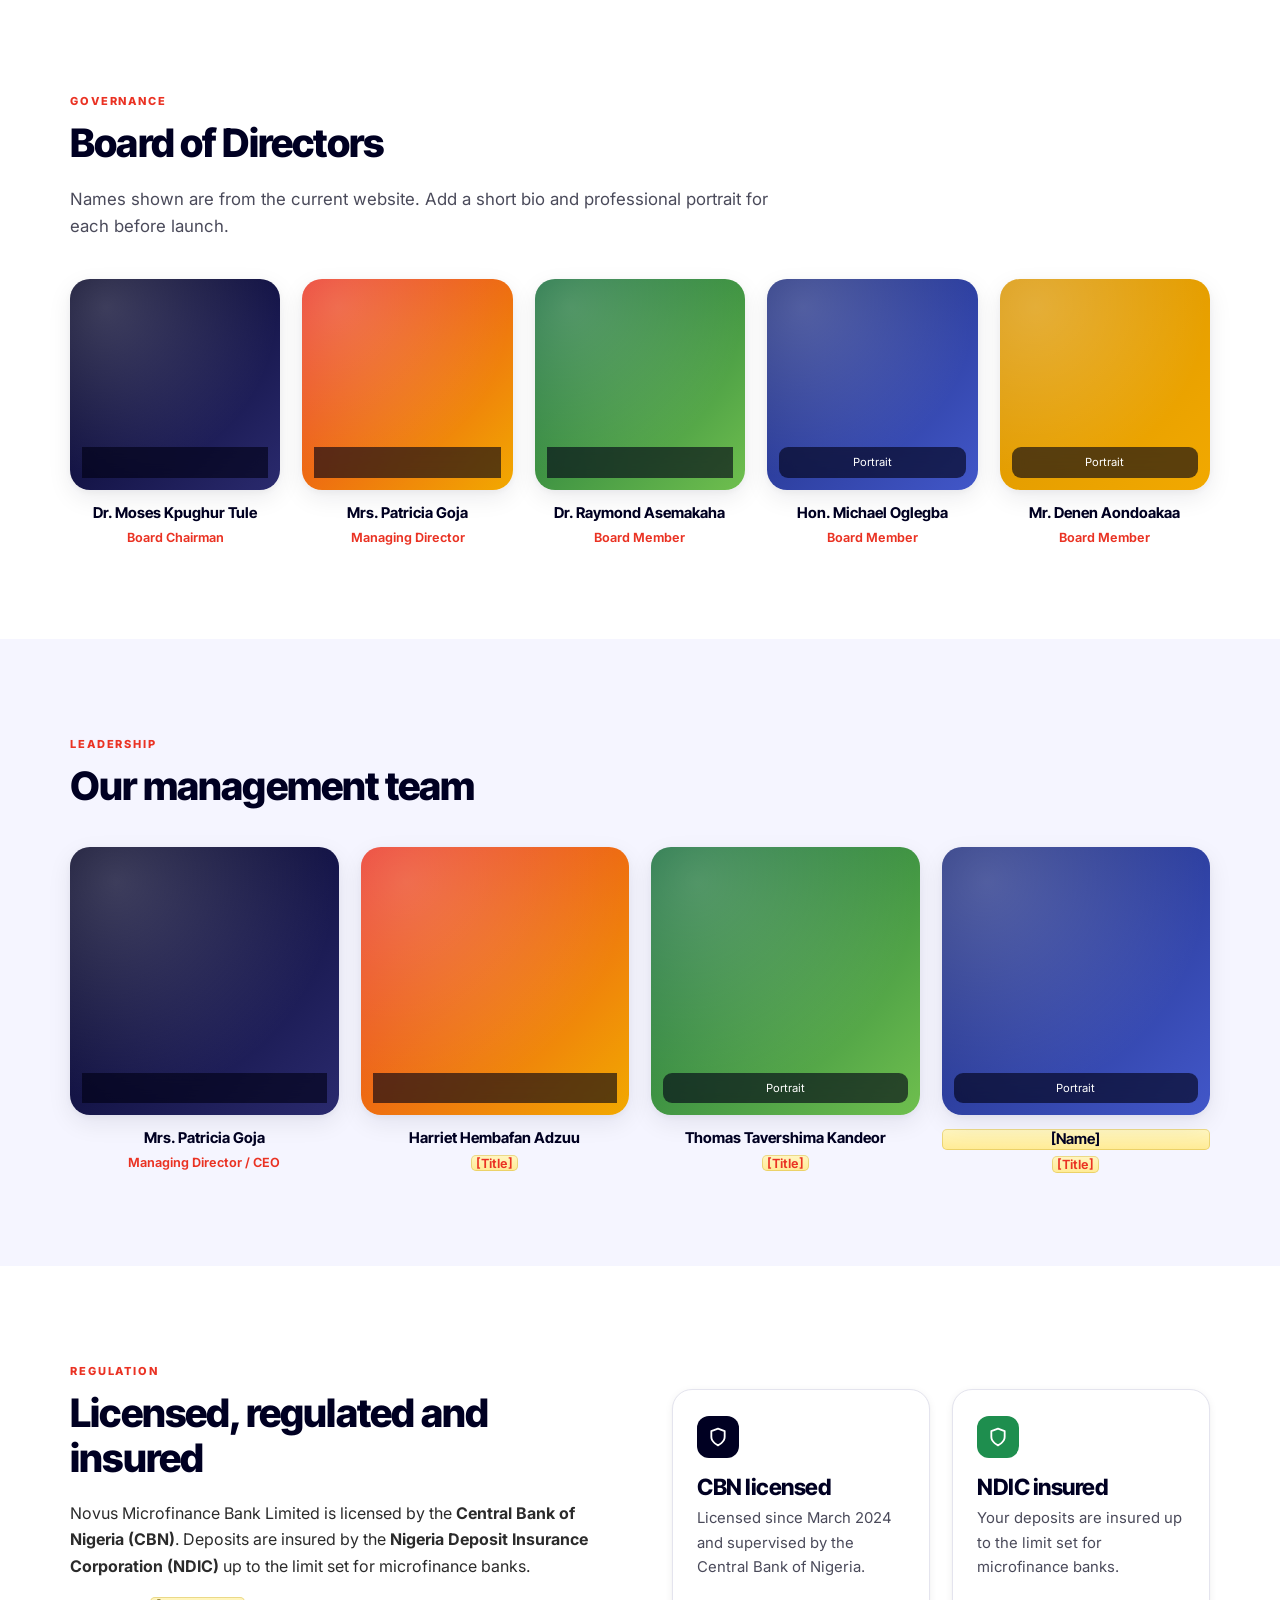
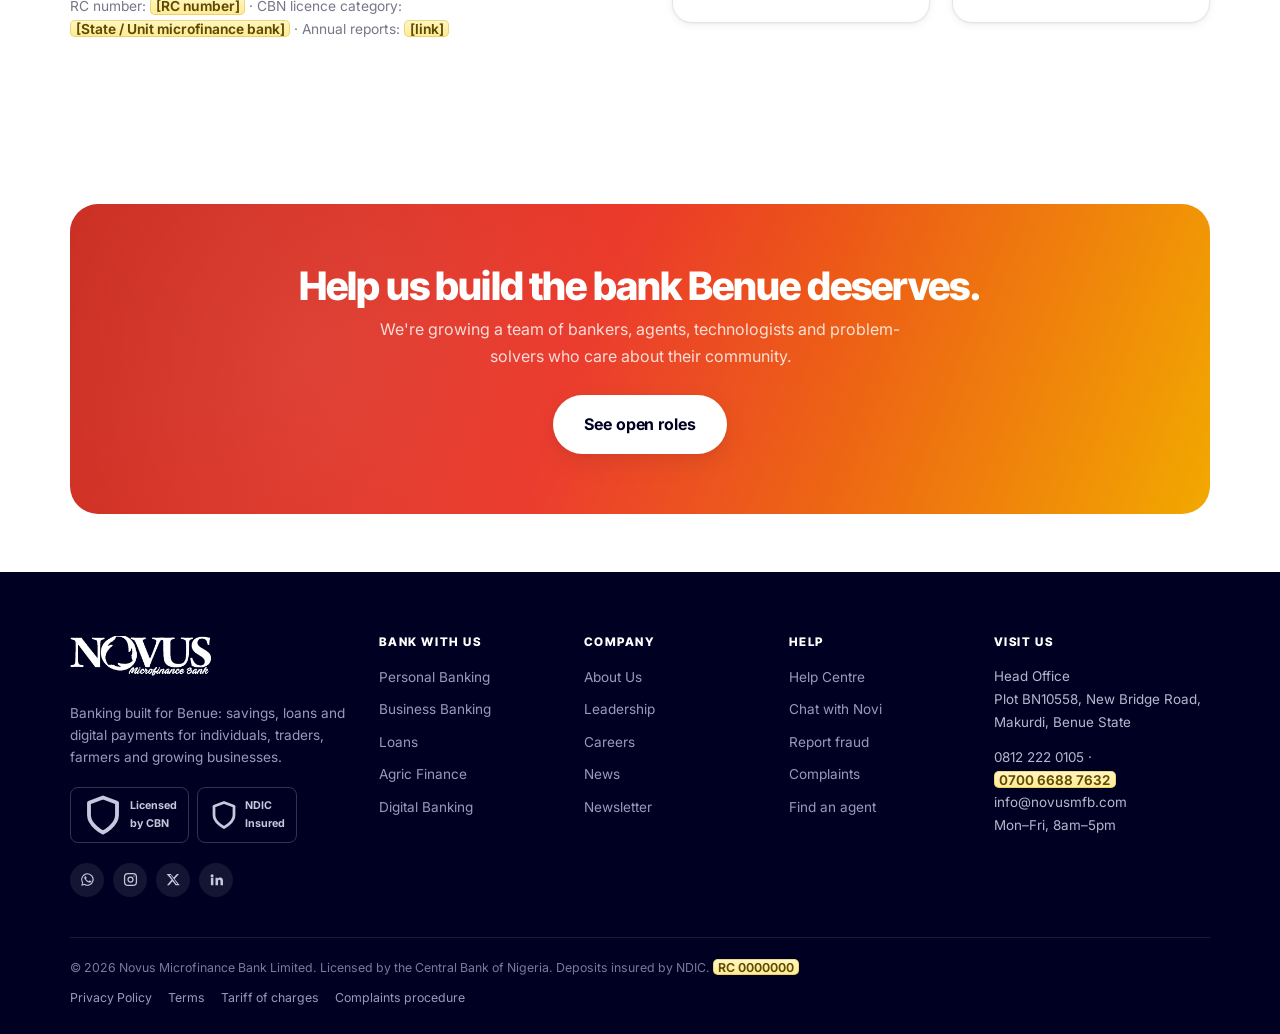
<file: about.html>
<!DOCTYPE html>
<html lang="en">
<head>
<meta charset="utf-8">
<meta name="viewport" content="width=device-width, initial-scale=1">
<title>About Novus Microfinance Bank | Our Story, Mission &amp; Leadership</title>
<meta name="description" content="Licensed by the CBN in 2024, Novus Microfinance Bank provides low-cost, high-impact financial services for individuals, businesses and farmers across Benue State.">
<meta name="robots" content="noindex, nofollow">
<link rel="canonical" href="https://novusmfb.vercel.app/about">
<meta property="og:type" content="website">
<meta property="og:site_name" content="Novus Microfinance Bank">
<meta property="og:locale" content="en_NG">
<meta property="og:url" content="https://novusmfb.vercel.app/about">
<meta property="og:title" content="About Novus Microfinance Bank | Our Story, Mission &amp; Leadership">
<meta property="og:description" content="Licensed by the CBN in 2024, Novus Microfinance Bank provides low-cost, high-impact financial services for individuals, businesses and farmers across Benue State.">
<meta property="og:image" content="https://novusmfb.vercel.app/assets/img/og-card.png">
<meta property="og:image:width" content="1200">
<meta property="og:image:height" content="630">
<meta property="og:image:alt" content="Novus Microfinance Bank">
<meta name="twitter:card" content="summary_large_image">
<meta name="twitter:title" content="About Novus Microfinance Bank | Our Story, Mission &amp; Leadership">
<meta name="twitter:description" content="Licensed by the CBN in 2024, Novus Microfinance Bank provides low-cost, high-impact financial services for individuals, businesses and farmers across Benue State.">
<meta name="twitter:image" content="https://novusmfb.vercel.app/assets/img/og-card.png">
<meta name="theme-color" content="#000022">
<link rel="preconnect" href="https://fonts.googleapis.com">
<link rel="preconnect" href="https://fonts.gstatic.com" crossorigin>
<link href="https://fonts.googleapis.com/css2?family=Inter:wght@400..800&family=Inter+Tight:wght@600..900&display=swap" rel="stylesheet">
<link rel="stylesheet" href="assets/css/styles.css">
<link rel="stylesheet" href="assets/css/novi.css">
<link rel="icon" href="data:image/svg+xml,<svg xmlns='http://www.w3.org/2000/svg' viewBox='0 0 100 100'><rect width='100' height='100' rx='22' fill='%23000022'/><text x='50' y='70' font-family='Arial' font-size='62' font-weight='bold' fill='%23EA3223' text-anchor='middle'>N</text></svg>">
</head>
<body data-page="about">
<script src="assets/js/splash.js"></script>

<div id="site-header-mount"></div>

<main>

  <!-- 1 · BANNER -->
  <section class="hero hero--page">
    <span class="hero__blob b1"></span>
    <span class="hero__blob b2"></span>
    <div class="wrap">
      <div class="hero__grid">
        <div data-rv="left">
          <p class="crumb"><a href="index.html">Home</a> · About us</p>
          <span class="hero__tag"><span class="pulse"></span> About us</span>
          <h1>New thinking for Benue's money.</h1>
          <p class="hero__sub">'Novus' is Latin for 'new'. We are a new kind of microfinance bank: rooted in Benue, built on technology, and focused on the people other banks overlook.</p>
          <div class="btn-row">
            <a class="btn" href="open-account.html">Open an account</a>
            <a class="btn btn--outline-light" href="contact.html">Partner with us</a>
          </div>
        </div>
        <div class="hero__media" data-rv="scale" data-rv-d="120">
          <div class="photo photo--gold">
            <div class="photo__icon"><svg width="20" height="20" viewBox="0 0 24 24" fill="none" stroke="currentColor" stroke-width="2"><rect x="3" y="6" width="18" height="14" rx="3"/><circle cx="12" cy="13" r="3.4"/></svg></div>
            <div class="photo__note">Banner photo: Novus head office on New Bridge Road, Makurdi, with staff at the entrance.</div>
          </div>
        </div>
      </div>
    </div>
  </section>

  <!-- 2 · OUR STORY -->
  <section class="section">
    <div class="wrap">
      <div class="split">
        <div data-rv="left">
          <span class="eyebrow">Our story</span>
          <h2>Built in Benue, for Benue</h2>
          <p>Novus Microfinance Bank was licensed by the Central Bank of Nigeria on <b>8 March 2024</b> to serve the banking needs of the people of Benue State.</p>
          <p>We exist to support individuals, nano and small businesses, farmers and cooperatives with low-cost, high-impact financial products designed around how people here actually live and work: market days, planting seasons, school terms and all.</p>
          <p>In our first two years we disbursed more than <b>&#8358;6.35 billion</b> in loans to over <b>11,000</b> people and businesses, and we are only getting started.</p>
          <a class="btn" href="#leadership">Meet our leadership</a>
        </div>
        <div data-rv="right" data-rv-d="120">
          <div class="photo">
            <div class="photo__icon"><svg width="20" height="20" viewBox="0 0 24 24" fill="none" stroke="currentColor" stroke-width="2"><rect x="3" y="6" width="18" height="14" rx="3"/><circle cx="12" cy="13" r="3.4"/></svg></div>
            <div class="photo__note">Photo: a Novus loan officer visiting a customer's shop, reviewing records together.</div>
          </div>
        </div>
      </div>
    </div>
  </section>

  <!-- 3 · MISSION AND VISION -->
  <section class="section section--tight">
    <div class="wrap">
      <div class="mv" data-rv-stagger="130">
        <div class="mv__card">
          <span class="eyebrow">Our mission</span>
          <p>To empower underserved communities with accessible, innovative and sustainable financial solutions that promote entrepreneurship and economic independence.</p>
        </div>
        <div class="mv__card">
          <span class="eyebrow">Our vision</span>
          <p>Unlocking financial freedom and opportunities for all.</p>
        </div>
      </div>
    </div>
  </section>

  <!-- 4 · TIMELINE -->
  <section class="section section--mist">
    <div class="wrap">
      <div class="sec-head" data-rv>
        <span class="eyebrow">Our journey</span>
        <h2>Milestones so far</h2>
      </div>
      <div class="timeline" data-rv-stagger="110">
        <div class="tl__item"><span class="tl__dot"></span><div class="tl__when">Mar 2024</div><p class="tl__what">Licensed by the Central Bank of Nigeria as Novus Microfinance Bank.</p></div>
        <div class="tl__item"><span class="tl__dot"></span><div class="tl__when">Oct 2024</div><p class="tl__what">Induction of our first Agent Banking Officers to reach every ward in Benue.</p></div>
        <div class="tl__item"><span class="tl__dot"></span><div class="tl__when">Year one</div><p class="tl__what">&#8358;1.6 billion in loans disbursed in our first year of operation.</p></div>
        <div class="tl__item"><span class="tl__dot"></span><div class="tl__when">Jun 2026</div><p class="tl__what">Second anniversary: &#8358;6.35 billion disbursed to more than 11,000 beneficiaries.</p></div>
        <div class="tl__item"><span class="tl__dot"></span><div class="tl__when">Next</div><p class="tl__what"><span class="ph">[Next milestone, e.g. new branches or app launch]</span></p></div>
      </div>
    </div>
  </section>

  <!-- 5 · CORE VALUES -->
  <section class="section">
    <div class="wrap">
      <div class="sec-head" data-rv>
        <span class="eyebrow">Our values</span>
        <h2>How we do things at Novus</h2>
      </div>
      <div class="grid g-4" data-rv-stagger="80">
        <div class="card a-dark"><span class="card__icon">A</span><h3>Accountability</h3><p>We own our actions and their outcomes. When we make a promise to a customer, we keep it.</p></div>
        <div class="card a-red"><span class="card__icon">T</span><h3>Teamwork</h3><p>Collaboration and mutual respect define how we work, with each other and with you.</p></div>
        <div class="card a-green"><span class="card__icon">I</span><h3>Innovation</h3><p>We keep improving, finding simpler, faster and fairer ways to serve you.</p></div>
        <div class="card a-blue"><span class="card__icon">✓</span><h3>Trust</h3><p>We hold ourselves to the highest ethical standards: consistent, reliable and honest in every interaction.</p></div>
      </div>
    </div>
  </section>

  <!-- 6 · STRATEGIC GOALS -->
  <section class="section section--mist">
    <div class="wrap">
      <div class="sec-head" data-rv>
        <span class="eyebrow">Where we're going</span>
        <h2>What we're working towards</h2>
      </div>
      <div class="grid g-5" data-rv-stagger="80">
        <div class="card a-dark"><span class="card__icon">1</span><h3>Financial inclusion</h3><p>Reach more unbanked people, especially in rural communities.</p></div>
        <div class="card a-red"><span class="card__icon">2</span><h3>Better experience</h3><p>Use technology to make banking faster and easier.</p></div>
        <div class="card a-green"><span class="card__icon">3</span><h3>Strong partnerships</h3><p>Work with partners to widen our services and reach.</p></div>
        <div class="card a-blue"><span class="card__icon">4</span><h3>Local growth</h3><p>Finance small businesses and agricultural enterprises.</p></div>
        <div class="card a-gold"><span class="card__icon">5</span><h3>Good governance</h3><p>Meet every regulatory requirement and the highest governance standards.</p></div>
      </div>
    </div>
  </section>

  <!-- 7 · BOARD -->
  <section class="section" id="leadership">
    <div class="wrap">
      <div class="sec-head" data-rv>
        <span class="eyebrow">Governance</span>
        <h2>Board of Directors</h2>
        <p>Names shown are from the current website. Add a short bio and professional portrait for each before launch.</p>
      </div>
      <div class="grid g-5" data-rv-stagger="80">
        <div class="person"><div class="photo photo--dark"><div class="photo__note">Portrait</div></div><b>Dr. Moses Kpughur Tule</b><span>Board Chairman</span></div>
        <div class="person"><div class="photo"><div class="photo__note">Portrait</div></div><b>Mrs. Patricia Goja</b><span>Managing Director</span></div>
        <div class="person"><div class="photo photo--green"><div class="photo__note">Portrait</div></div><b>Dr. Raymond Asemakaha</b><span>Board Member</span></div>
        <div class="person"><div class="photo photo--blue"><div class="photo__note">Portrait</div></div><b>Hon. Michael Oglegba</b><span>Board Member</span></div>
        <div class="person"><div class="photo photo--gold"><div class="photo__note">Portrait</div></div><b>Mr. Denen Aondoakaa</b><span>Board Member</span></div>
      </div>
    </div>
  </section>

  <!-- 8 · MANAGEMENT -->
  <section class="section section--mist">
    <div class="wrap">
      <div class="sec-head" data-rv>
        <span class="eyebrow">Leadership</span>
        <h2>Our management team</h2>
      </div>
      <div class="grid g-4" data-rv-stagger="80">
        <div class="person"><div class="photo photo--dark"><div class="photo__note">Portrait</div></div><b>Mrs. Patricia Goja</b><span>Managing Director / CEO</span></div>
        <div class="person"><div class="photo"><div class="photo__note">Portrait</div></div><b>Harriet Hembafan Adzuu</b><span class="ph">[Title]</span></div>
        <div class="person"><div class="photo photo--green"><div class="photo__note">Portrait</div></div><b>Thomas Tavershima Kandeor</b><span class="ph">[Title]</span></div>
        <div class="person"><div class="photo photo--blue"><div class="photo__note">Portrait</div></div><b class="ph">[Name]</b><span class="ph">[Title]</span></div>
      </div>
    </div>
  </section>

  <!-- 9 · LICENSING -->
  <section class="section">
    <div class="wrap">
      <div class="split">
        <div data-rv="left">
          <span class="eyebrow">Regulation</span>
          <h2>Licensed, regulated and insured</h2>
          <p>Novus Microfinance Bank Limited is licensed by the <b>Central Bank of Nigeria (CBN)</b>. Deposits are insured by the <b>Nigeria Deposit Insurance Corporation (NDIC)</b> up to the limit set for microfinance banks.</p>
          <p class="small muted">RC number: <span class="ph">[RC number]</span> · CBN licence category: <span class="ph">[State / Unit microfinance bank]</span> · Annual reports: <span class="ph">[link]</span></p>
        </div>
        <div data-rv="right" data-rv-d="100">
          <div class="grid g-2">
            <div class="card a-dark"><span class="card__icon"><svg viewBox="0 0 24 24" fill="none" stroke="currentColor" stroke-width="2.2" stroke-linecap="round" stroke-linejoin="round"><path d="M12 22s8-4 8-10V5l-8-3-8 3v7c0 6 8 10 8 10z"/></svg></span><h3>CBN licensed</h3><p>Licensed since March 2024 and supervised by the Central Bank of Nigeria.</p></div>
            <div class="card a-green"><span class="card__icon"><svg viewBox="0 0 24 24" fill="none" stroke="currentColor" stroke-width="2.2" stroke-linecap="round" stroke-linejoin="round"><path d="M12 22s8-4 8-10V5l-8-3-8 3v7c0 6 8 10 8 10z"/></svg></span><h3>NDIC insured</h3><p>Your deposits are insured up to the limit set for microfinance banks.</p></div>
          </div>
        </div>
      </div>
    </div>
  </section>

  <!-- 10 · CAREERS BANNER -->
  <section class="section section--tight">
    <div class="wrap">
      <div class="cta cta--warm" data-rv="scale">
        <h2>Help us build the bank Benue deserves.</h2>
        <p>We're growing a team of bankers, agents, technologists and problem-solvers who care about their community.</p>
        <div class="btn-row btn-row--center">
          <a class="btn btn--light btn--lg" href="careers.html">See open roles</a>
        </div>
      </div>
    </div>
  </section>

</main>

<div id="site-footer-mount"></div>

<script src="assets/js/site.js"></script>
<script src="assets/js/novi.js"></script>
</body>
</html>
</file>
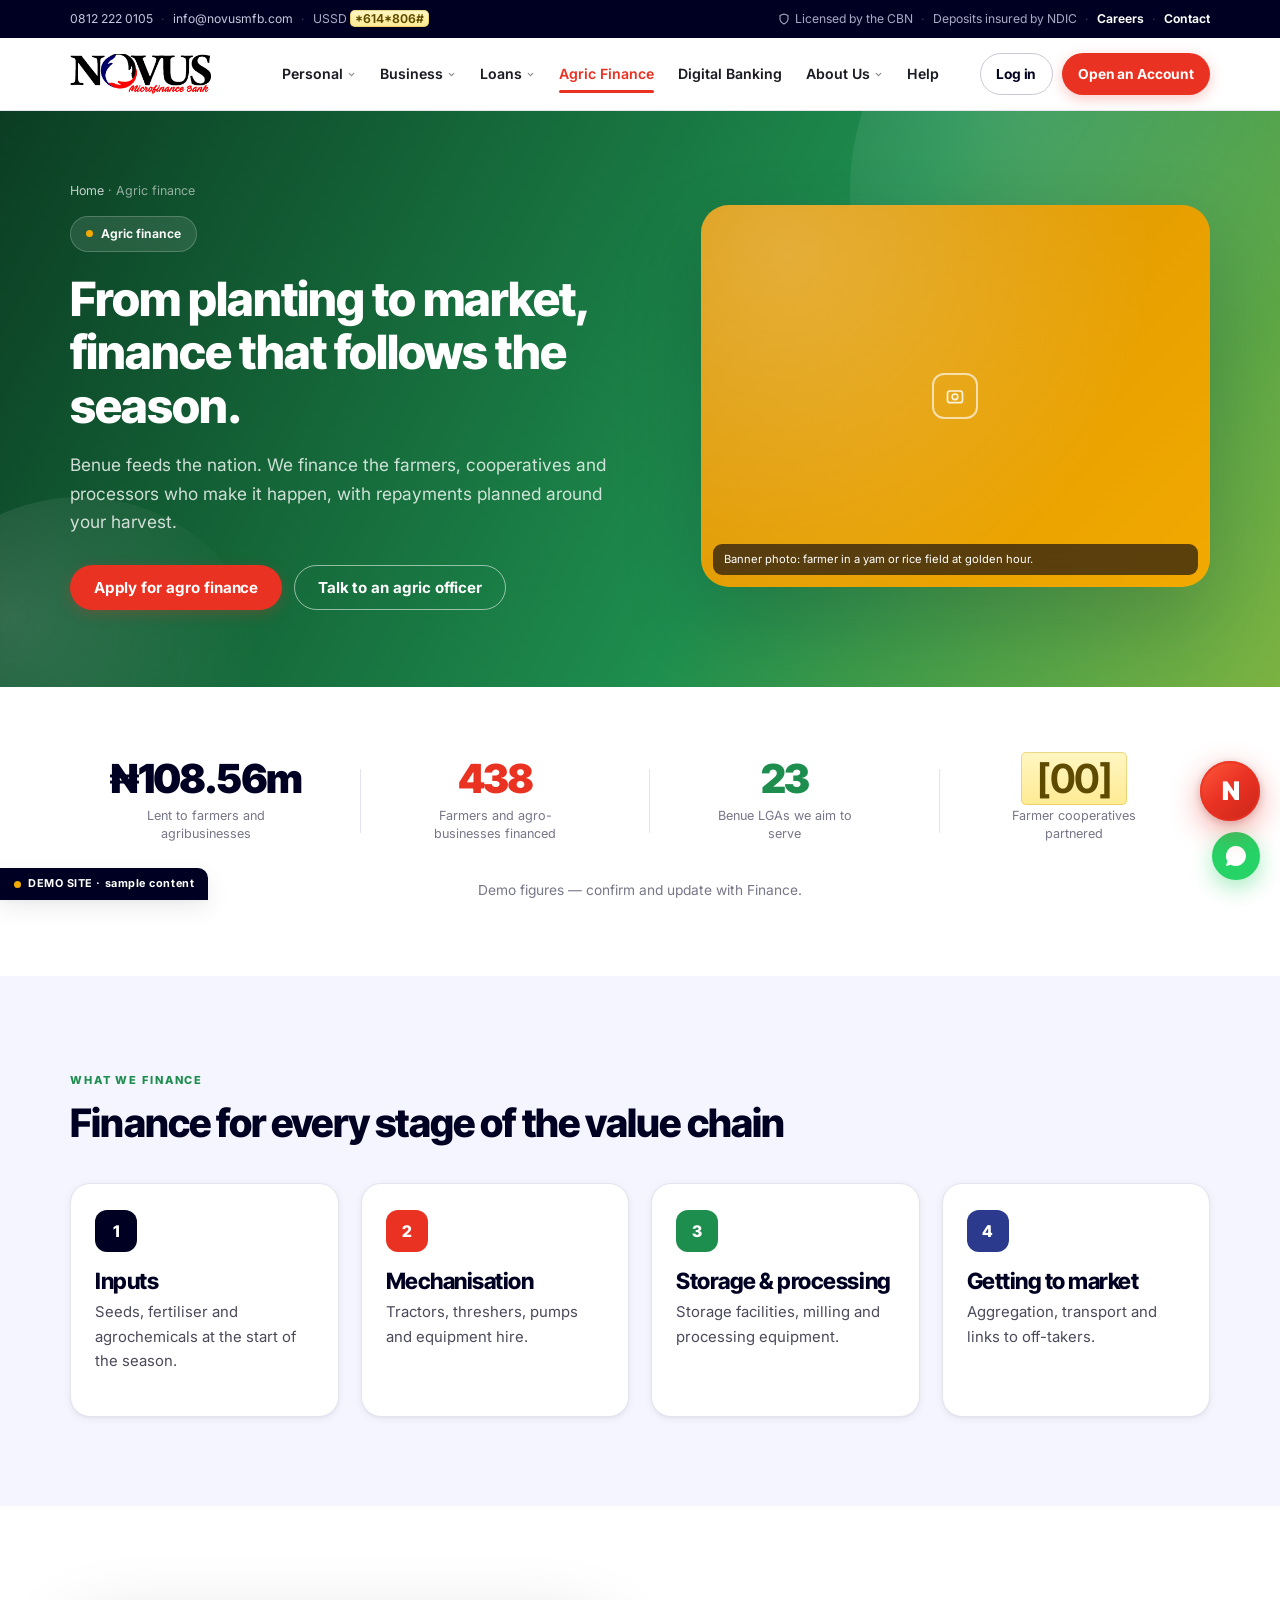
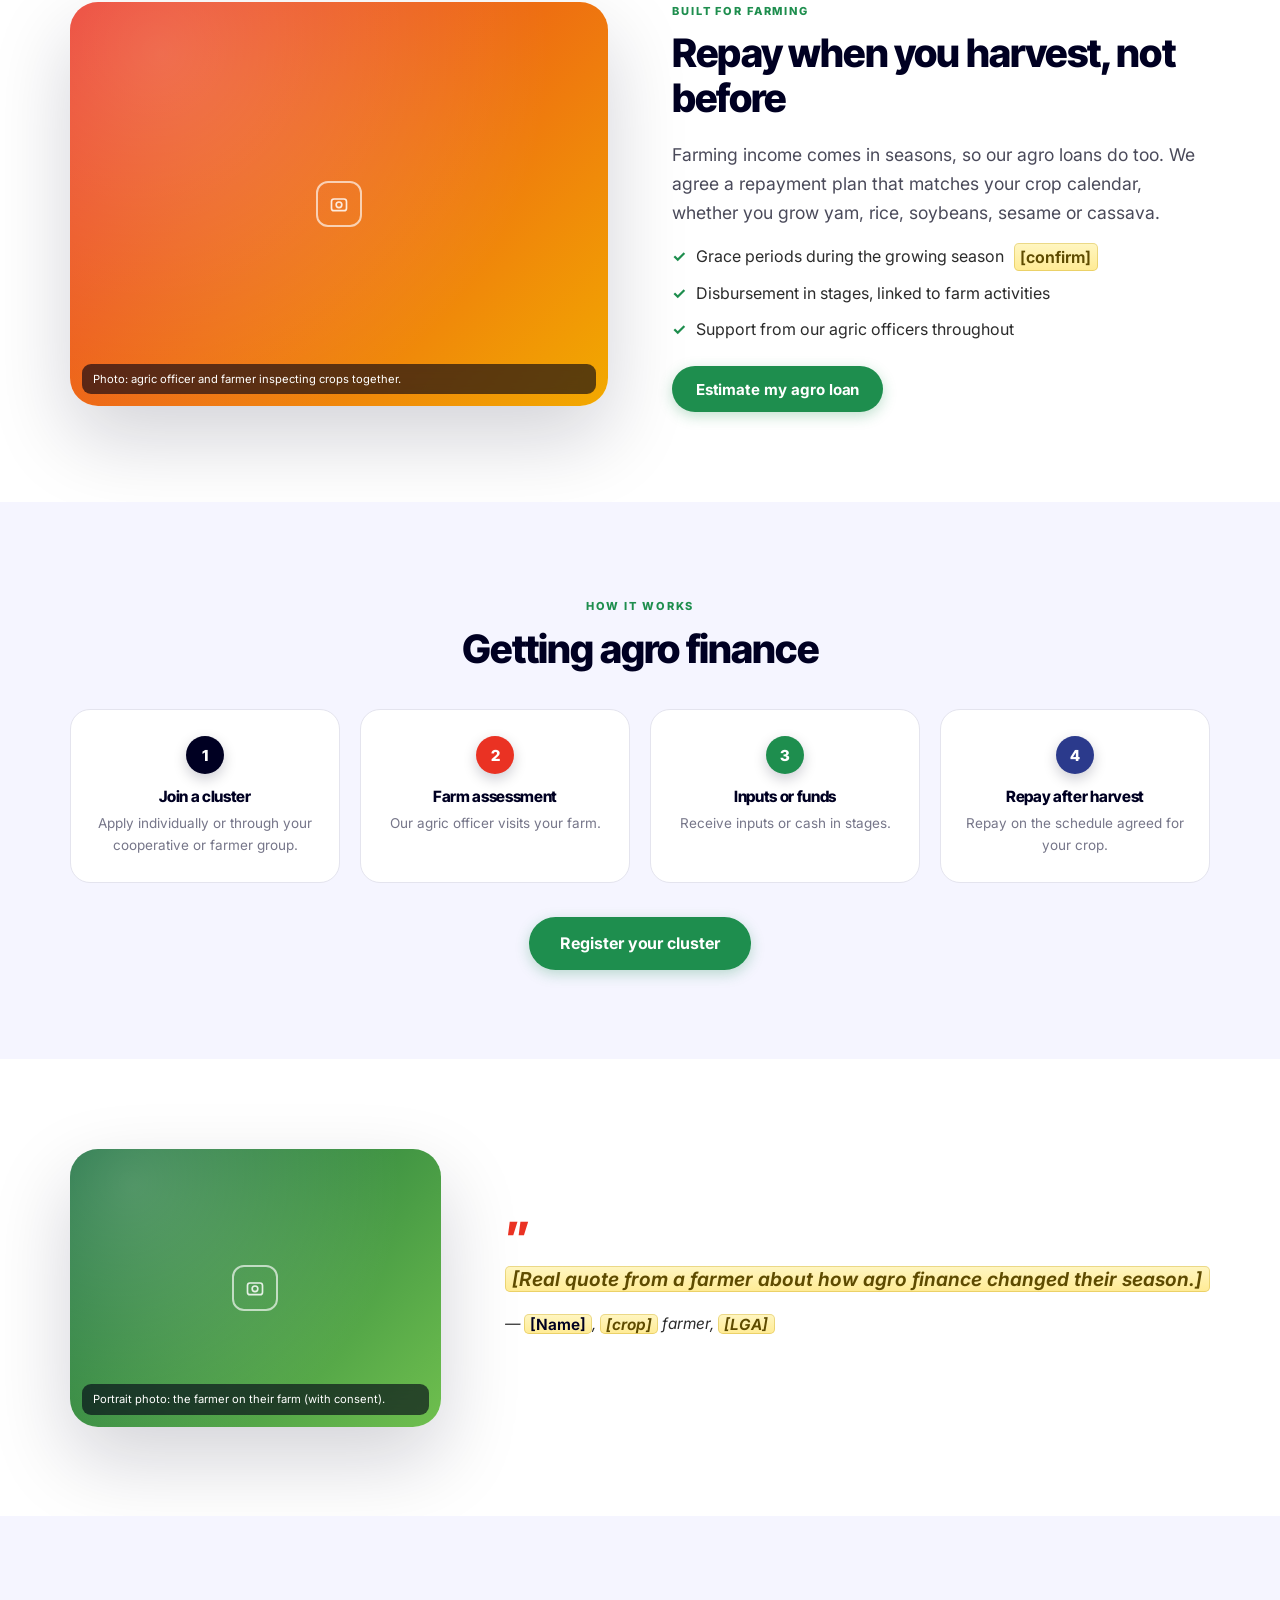
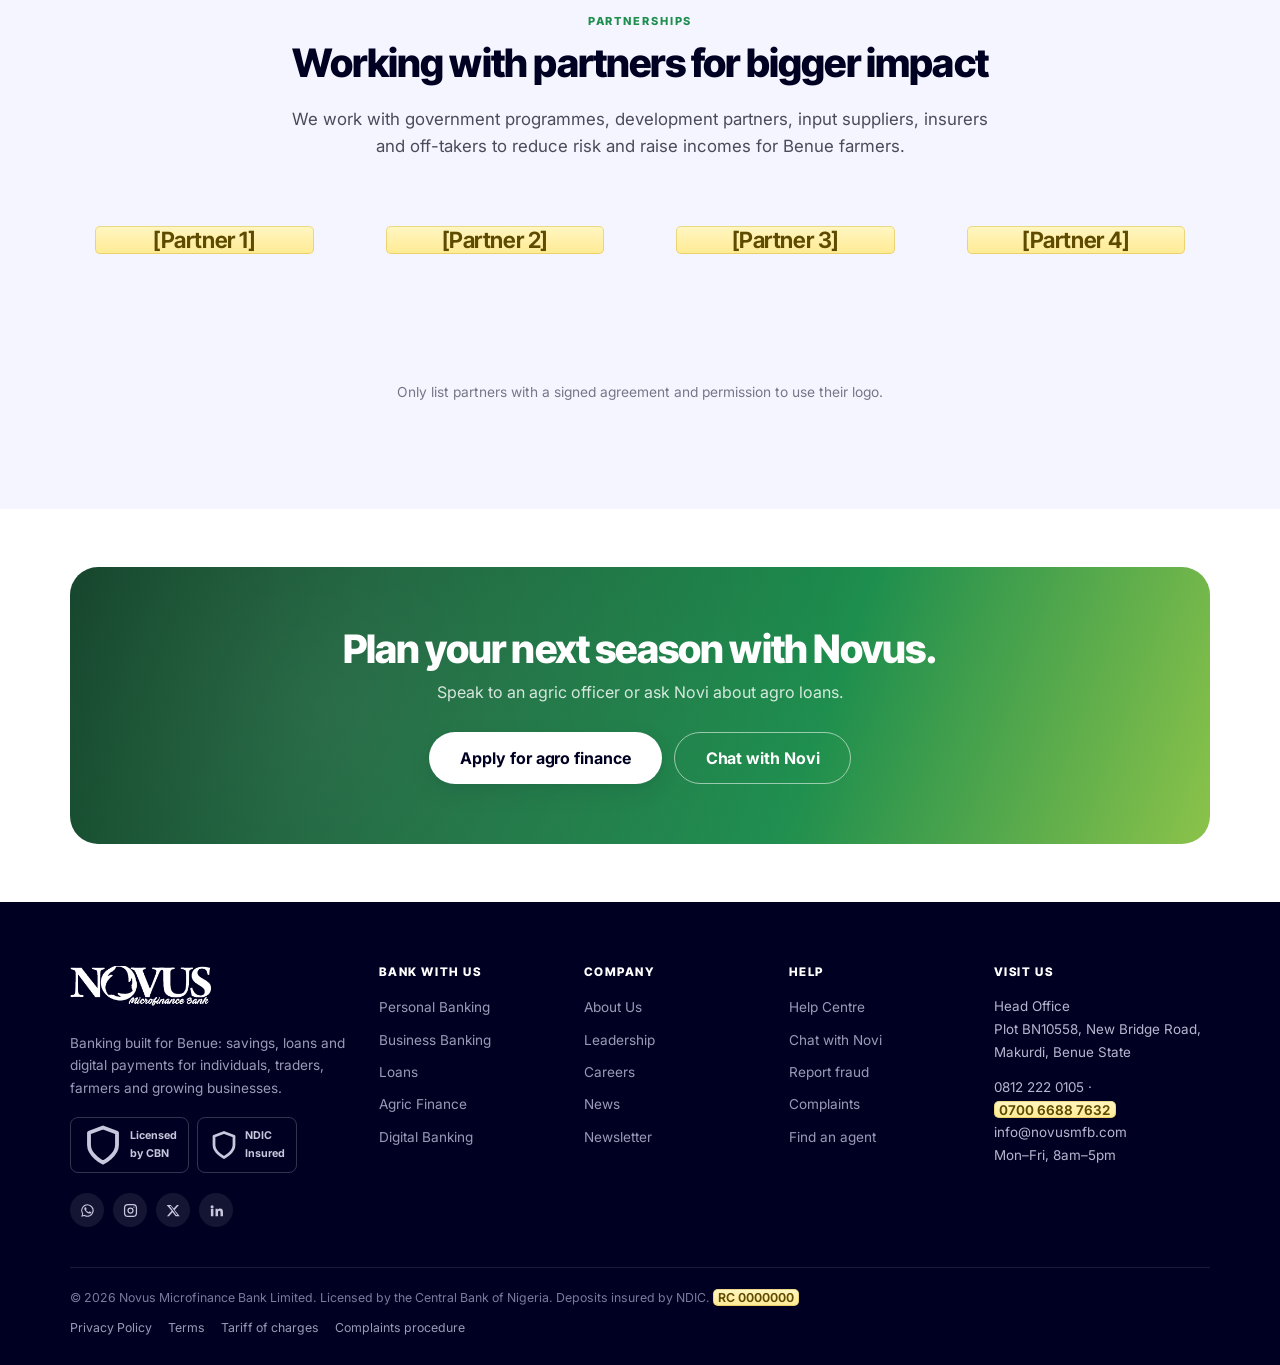
<file: agric-finance.html>
<!DOCTYPE html>
<html lang="en">
<head>
<meta charset="utf-8">
<meta name="viewport" content="width=device-width, initial-scale=1">
<title>Agric Finance for Farmers &amp; Agribusinesses in Benue | Novus MFB</title>
<meta name="description" content="Season-matched loans for Benue farmers, cooperatives and agro-processors, from inputs and mechanisation to storage and market access.">
<meta name="robots" content="noindex, nofollow">
<link rel="canonical" href="https://novusmfb.vercel.app/agric-finance">
<meta property="og:type" content="website">
<meta property="og:site_name" content="Novus Microfinance Bank">
<meta property="og:locale" content="en_NG">
<meta property="og:url" content="https://novusmfb.vercel.app/agric-finance">
<meta property="og:title" content="Agric Finance for Farmers &amp; Agribusinesses in Benue | Novus MFB">
<meta property="og:description" content="Season-matched loans for Benue farmers, cooperatives and agro-processors, from inputs and mechanisation to storage and market access.">
<meta property="og:image" content="https://novusmfb.vercel.app/assets/img/og-card.png">
<meta property="og:image:width" content="1200">
<meta property="og:image:height" content="630">
<meta property="og:image:alt" content="Novus Microfinance Bank">
<meta name="twitter:card" content="summary_large_image">
<meta name="twitter:title" content="Agric Finance for Farmers &amp; Agribusinesses in Benue | Novus MFB">
<meta name="twitter:description" content="Season-matched loans for Benue farmers, cooperatives and agro-processors, from inputs and mechanisation to storage and market access.">
<meta name="twitter:image" content="https://novusmfb.vercel.app/assets/img/og-card.png">
<meta name="theme-color" content="#000022">
<link rel="preconnect" href="https://fonts.googleapis.com">
<link rel="preconnect" href="https://fonts.gstatic.com" crossorigin>
<link href="https://fonts.googleapis.com/css2?family=Inter:wght@400..800&family=Inter+Tight:wght@600..900&display=swap" rel="stylesheet">
<link rel="stylesheet" href="assets/css/styles.css">
<link rel="stylesheet" href="assets/css/novi.css">
<link rel="icon" href="data:image/svg+xml,<svg xmlns='http://www.w3.org/2000/svg' viewBox='0 0 100 100'><rect width='100' height='100' rx='22' fill='%23000022'/><text x='50' y='70' font-family='Arial' font-size='62' font-weight='bold' fill='%23EA3223' text-anchor='middle'>N</text></svg>">
</head>
<body data-page="agric">
<script src="assets/js/splash.js"></script>

<div id="site-header-mount"></div>

<main>

  <!-- 1 · BANNER -->
  <section class="hero hero--page hero--green">
    <span class="hero__blob b1"></span>
    <span class="hero__blob b2"></span>
    <div class="wrap">
      <div class="hero__grid">
        <div data-rv="left">
          <p class="crumb"><a href="index.html">Home</a> · Agric finance</p>
          <span class="hero__tag"><span class="pulse"></span> Agric finance</span>
          <h1>From planting to market, finance that follows the season.</h1>
          <p class="hero__sub">Benue feeds the nation. We finance the farmers, cooperatives and processors who make it happen, with repayments planned around your harvest.</p>
          <div class="btn-row">
            <button class="btn" data-novi-open data-novi-send="I want an agro loan estimate">Apply for agro finance</button>
            <button class="btn btn--outline-light" data-novi-open data-novi-send="Request a call back">Talk to an agric officer</button>
          </div>
        </div>
        <div class="hero__media" data-rv="scale" data-rv-d="120">
          <div class="photo photo--gold">
            <div class="photo__icon"><svg width="20" height="20" viewBox="0 0 24 24" fill="none" stroke="currentColor" stroke-width="2"><rect x="3" y="6" width="18" height="14" rx="3"/><circle cx="12" cy="13" r="3.4"/></svg></div>
            <div class="photo__note">Banner photo: farmer in a yam or rice field at golden hour.</div>
          </div>
        </div>
      </div>
    </div>
  </section>

  <!-- 2 · IMPACT -->
  <section class="section section--tight">
    <div class="wrap">
      <div class="impact" data-rv-stagger="110">
        <div class="impact__item">
          <div class="impact__num"><span data-count="108.56" data-dec="2" data-prefix="&#8358;" data-suffix="m">&#8358;108.56m</span></div>
          <p class="impact__label">Lent to farmers and agribusinesses</p>
        </div>
        <div class="impact__item">
          <div class="impact__num c-red"><span data-count="438">438</span></div>
          <p class="impact__label">Farmers and agro-businesses financed</p>
        </div>
        <div class="impact__item">
          <div class="impact__num c-green"><span data-count="23">23</span></div>
          <p class="impact__label">Benue LGAs we aim to serve</p>
        </div>
        <div class="impact__item">
          <div class="impact__num c-gold"><span class="ph">[00]</span></div>
          <p class="impact__label">Farmer cooperatives partnered</p>
        </div>
      </div>
      <p class="small muted center" style="margin-top:22px">Demo figures — confirm and update with Finance.</p>
    </div>
  </section>

  <!-- 3 · VALUE CHAIN -->
  <section class="section section--mist">
    <div class="wrap">
      <div class="sec-head" data-rv>
        <span class="eyebrow eyebrow--green">What we finance</span>
        <h2>Finance for every stage of the value chain</h2>
      </div>
      <div class="grid g-4" data-rv-stagger="85">
        <div class="card a-dark"><span class="card__icon">1</span><h3>Inputs</h3><p>Seeds, fertiliser and agrochemicals at the start of the season.</p></div>
        <div class="card a-red"><span class="card__icon">2</span><h3>Mechanisation</h3><p>Tractors, threshers, pumps and equipment hire.</p></div>
        <div class="card a-green"><span class="card__icon">3</span><h3>Storage &amp; processing</h3><p>Storage facilities, milling and processing equipment.</p></div>
        <div class="card a-blue"><span class="card__icon">4</span><h3>Getting to market</h3><p>Aggregation, transport and links to off-takers.</p></div>
      </div>
    </div>
  </section>

  <!-- 4 · SEASON MATCHED -->
  <section class="section">
    <div class="wrap">
      <div class="split">
        <div data-rv="left">
          <div class="photo">
            <div class="photo__icon"><svg width="20" height="20" viewBox="0 0 24 24" fill="none" stroke="currentColor" stroke-width="2"><rect x="3" y="6" width="18" height="14" rx="3"/><circle cx="12" cy="13" r="3.4"/></svg></div>
            <div class="photo__note">Photo: agric officer and farmer inspecting crops together.</div>
          </div>
        </div>
        <div data-rv="right" data-rv-d="100">
          <span class="eyebrow eyebrow--green">Built for farming</span>
          <h2>Repay when you harvest, not before</h2>
          <p class="lede">Farming income comes in seasons, so our agro loans do too. We agree a repayment plan that matches your crop calendar, whether you grow yam, rice, soybeans, sesame or cassava.</p>
          <ul style="list-style:none;padding:0;margin:0 0 24px">
            <li style="display:flex;gap:10px;margin-bottom:9px"><b style="color:var(--green)">✓</b> Grace periods during the growing season <span class="ph">[confirm]</span></li>
            <li style="display:flex;gap:10px;margin-bottom:9px"><b style="color:var(--green)">✓</b> Disbursement in stages, linked to farm activities</li>
            <li style="display:flex;gap:10px"><b style="color:var(--green)">✓</b> Support from our agric officers throughout</li>
          </ul>
          <button class="btn btn--green" data-novi-open data-novi-send="I want an agro loan estimate">Estimate my agro loan</button>
        </div>
      </div>
    </div>
  </section>

  <!-- 5 · HOW FARMERS APPLY -->
  <section class="section section--mist">
    <div class="wrap center">
      <div class="sec-head center" data-rv>
        <span class="eyebrow eyebrow--green">How it works</span>
        <h2>Getting agro finance</h2>
      </div>
      <div class="steps g-4" data-rv-stagger="90">
        <div class="step"><div class="step__n">1</div><h4>Join a cluster</h4><p>Apply individually or through your cooperative or farmer group.</p></div>
        <div class="step"><div class="step__n">2</div><h4>Farm assessment</h4><p>Our agric officer visits your farm.</p></div>
        <div class="step"><div class="step__n">3</div><h4>Inputs or funds</h4><p>Receive inputs or cash in stages.</p></div>
        <div class="step"><div class="step__n">4</div><h4>Repay after harvest</h4><p>Repay on the schedule agreed for your crop.</p></div>
      </div>
      <div class="btn-row btn-row--center" style="margin-top:34px" data-rv>
        <button class="btn btn--green btn--lg" data-novi-open data-novi-send="Register my cluster">Register your cluster</button>
      </div>
    </div>
  </section>

  <!-- 6 · TESTIMONIAL -->
  <section class="section">
    <div class="wrap">
      <div class="split">
        <div data-rv="left">
          <div class="photo photo--green">
            <div class="photo__icon"><svg width="20" height="20" viewBox="0 0 24 24" fill="none" stroke="currentColor" stroke-width="2"><rect x="3" y="6" width="18" height="14" rx="3"/><circle cx="12" cy="13" r="3.4"/></svg></div>
            <div class="photo__note">Portrait photo: the farmer on their farm (with consent).</div>
          </div>
        </div>
        <div data-rv="right" data-rv-d="100">
          <div class="quote" style="box-shadow:none;border:0;background:transparent;padding:0">
            <div class="quote__mark">”</div>
            <p style="font-size:1.2rem"><span class="ph">[Real quote from a farmer about how agro finance changed their season.]</span></p>
            <p class="quote__by">— <b class="ph">[Name]</b>, <span class="ph">[crop]</span> farmer, <span class="ph">[LGA]</span></p>
          </div>
        </div>
      </div>
    </div>
  </section>

  <!-- 7 · PARTNERS -->
  <section class="section section--mist">
    <div class="wrap center">
      <div class="sec-head center" data-rv>
        <span class="eyebrow eyebrow--green">Partnerships</span>
        <h2>Working with partners for bigger impact</h2>
        <p>We work with government programmes, development partners, input suppliers, insurers and off-takers to reduce risk and raise incomes for Benue farmers.</p>
      </div>
      <div class="grid g-4" data-rv-stagger="80">
        <div class="card card--flat center"><h3 class="ph" style="margin:0">[Partner 1]</h3></div>
        <div class="card card--flat center"><h3 class="ph" style="margin:0">[Partner 2]</h3></div>
        <div class="card card--flat center"><h3 class="ph" style="margin:0">[Partner 3]</h3></div>
        <div class="card card--flat center"><h3 class="ph" style="margin:0">[Partner 4]</h3></div>
      </div>
      <div class="btn-row btn-row--center" style="margin-top:30px" data-rv>
        <a class="btn" href="contact.html">Partner with us</a>
      </div>
      <p class="small muted" style="margin-top:18px">Only list partners with a signed agreement and permission to use their logo.</p>
    </div>
  </section>

  <!-- 8 · CTA -->
  <section class="section section--tight">
    <div class="wrap">
      <div class="cta cta--green" data-rv="scale">
        <h2>Plan your next season with Novus.</h2>
        <p>Speak to an agric officer or ask Novi about agro loans.</p>
        <div class="btn-row btn-row--center">
          <button class="btn btn--light btn--lg" data-novi-open data-novi-send="I want an agro loan estimate">Apply for agro finance</button>
          <button class="btn btn--outline-light btn--lg" data-novi-open>Chat with Novi</button>
        </div>
      </div>
    </div>
  </section>

</main>

<div id="site-footer-mount"></div>

<script src="assets/js/site.js"></script>
<script src="assets/js/novi.js"></script>
</body>
</html>
</file>
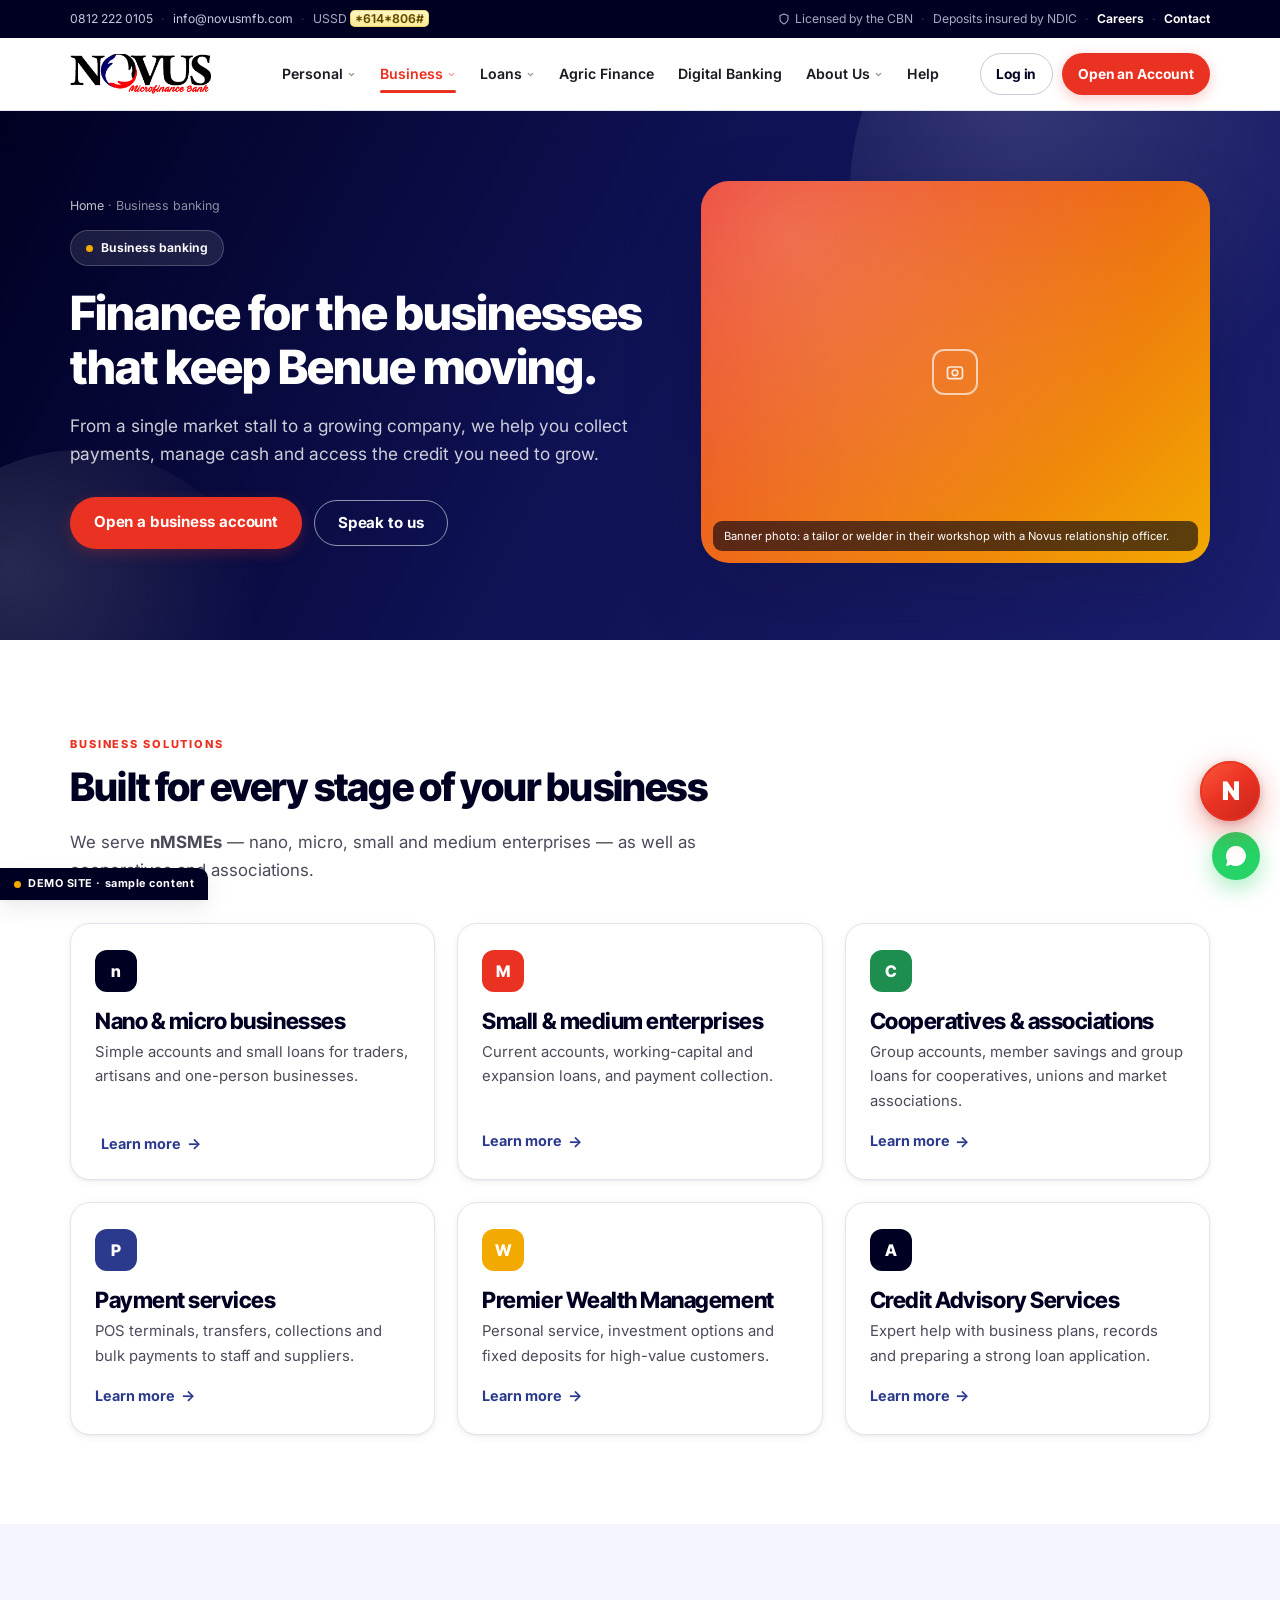
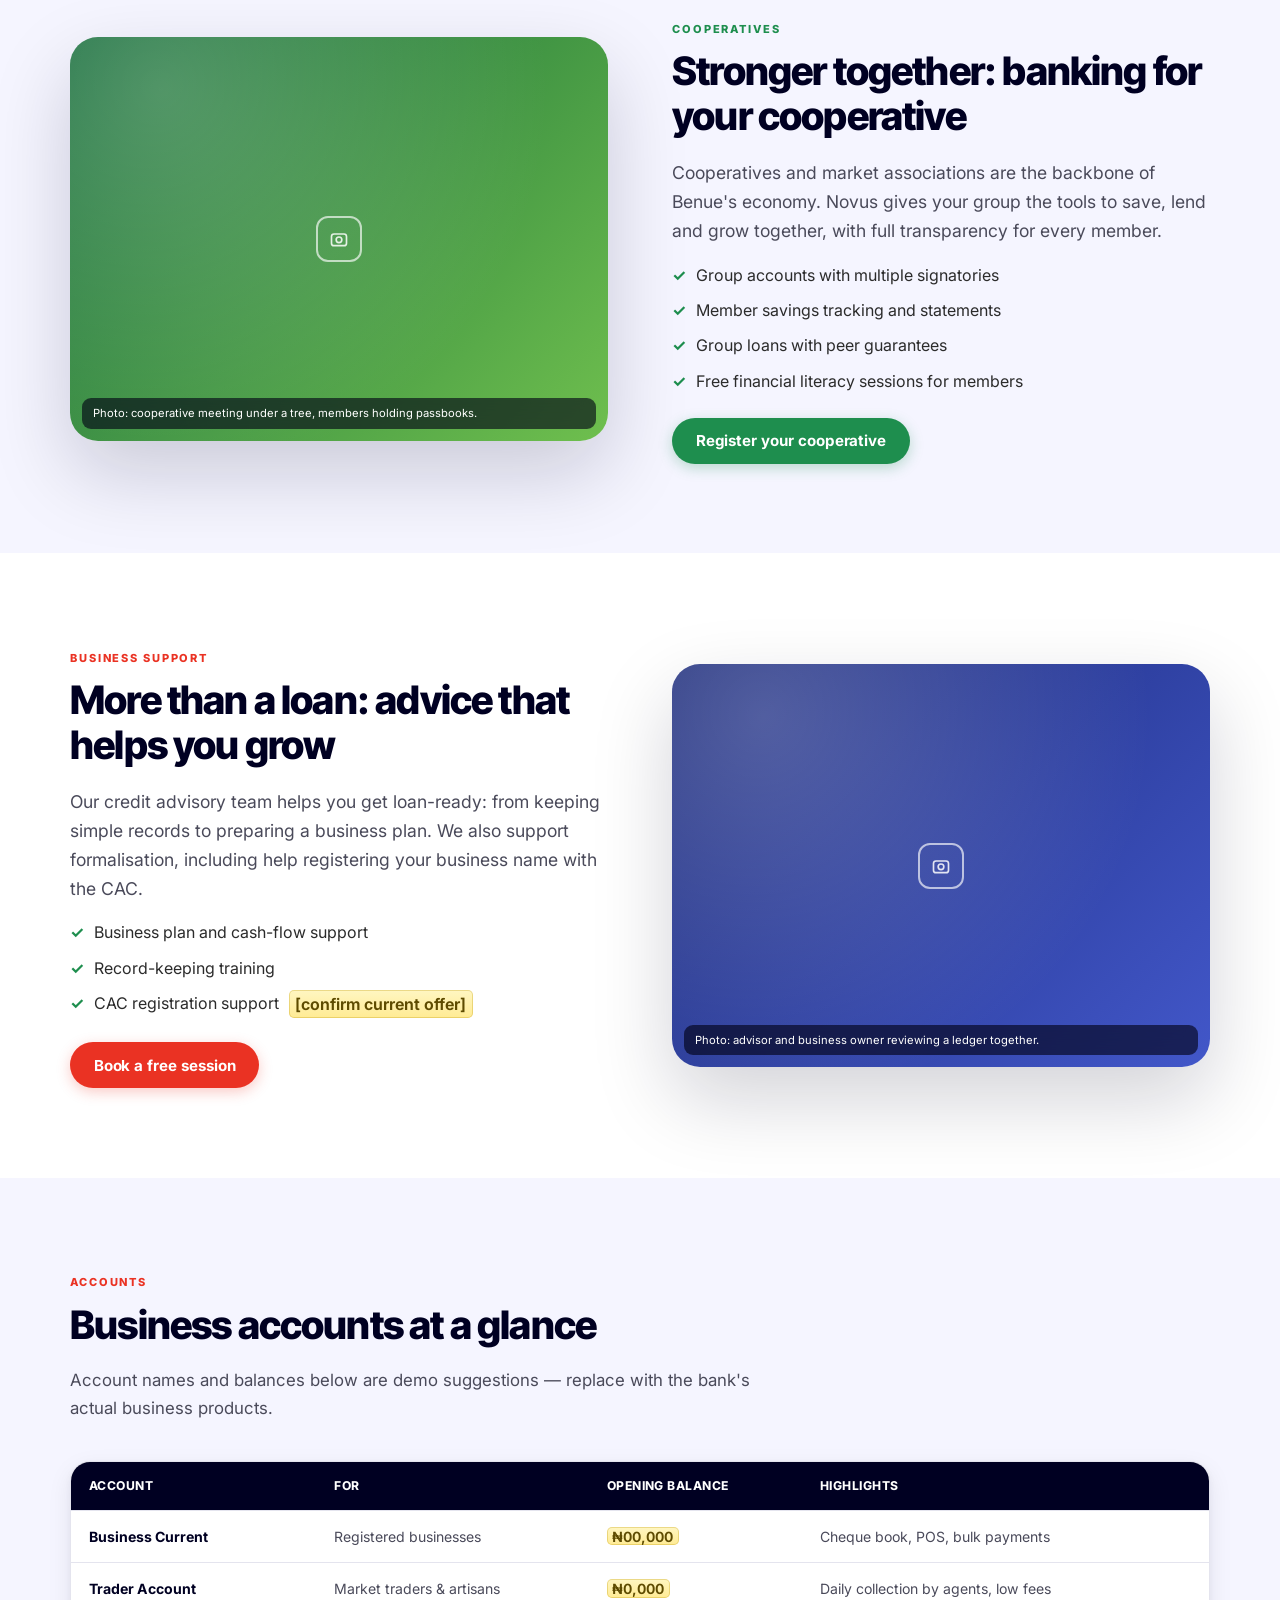
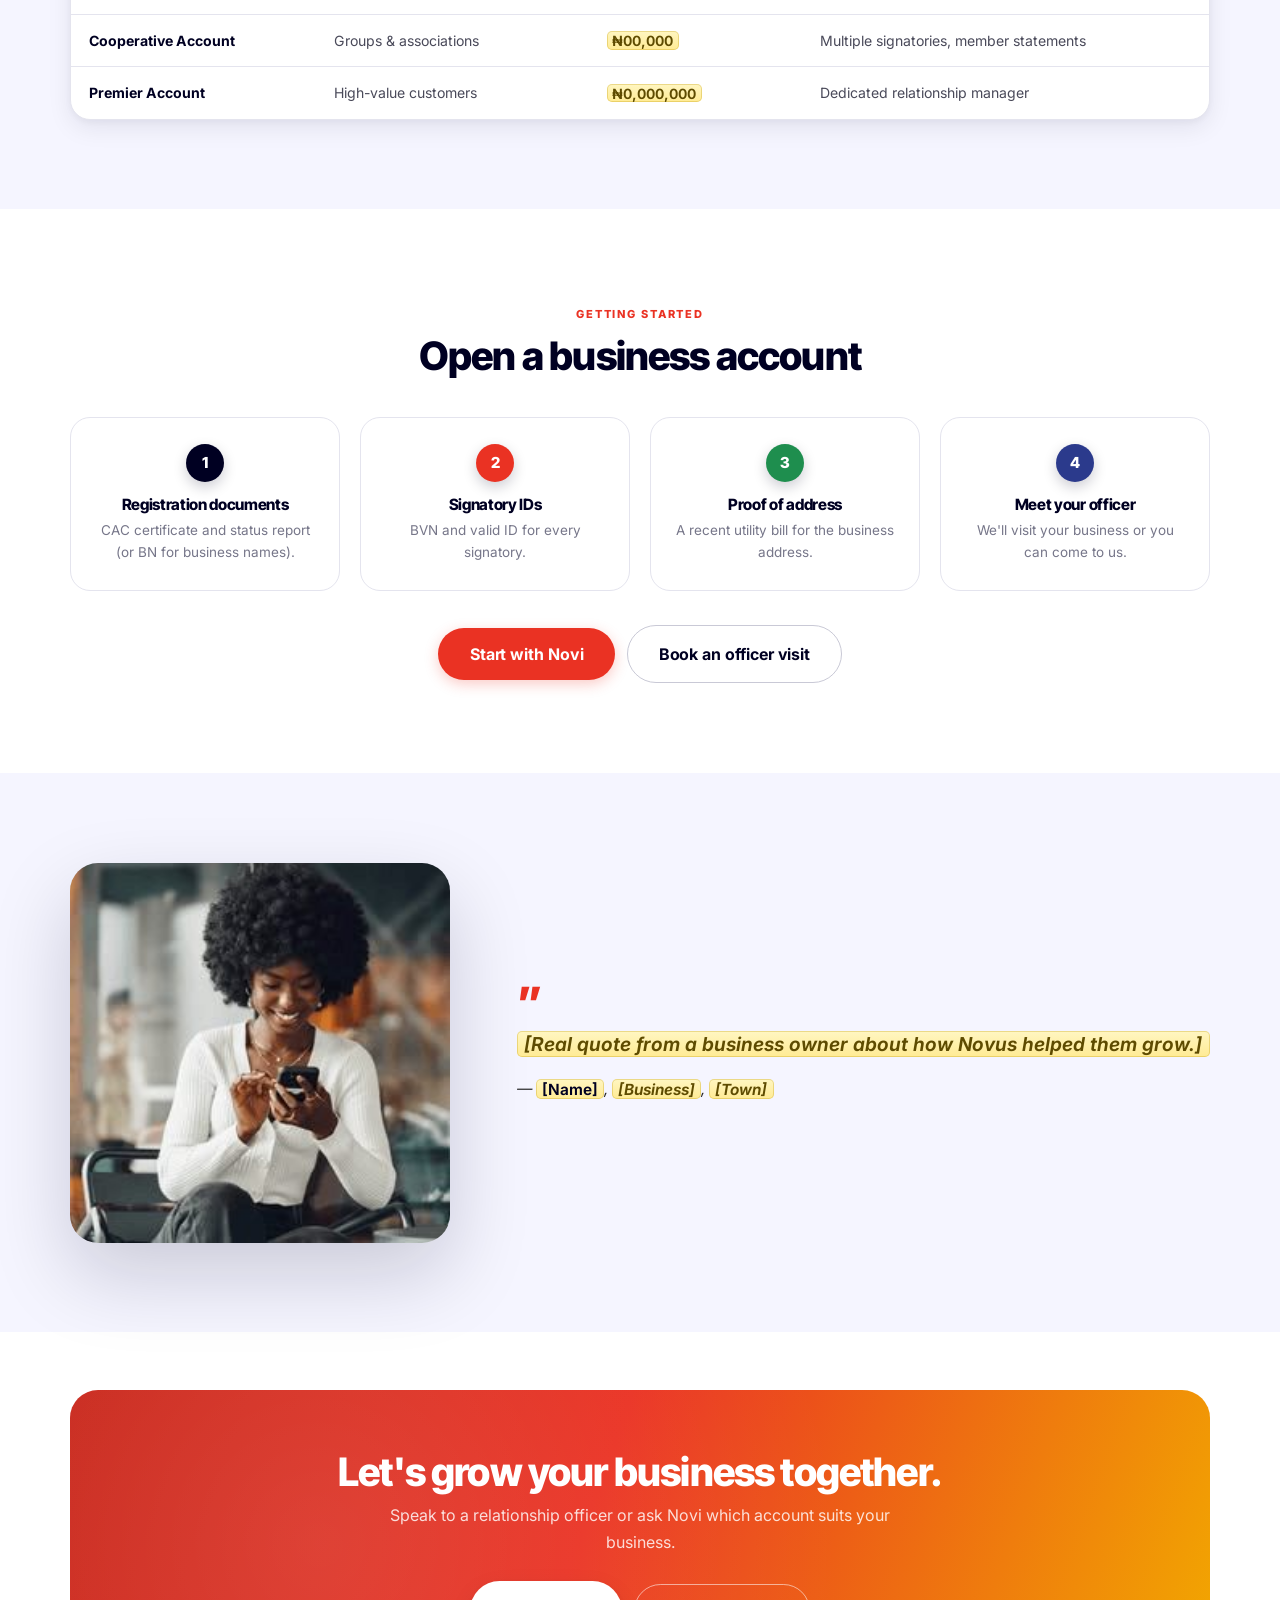
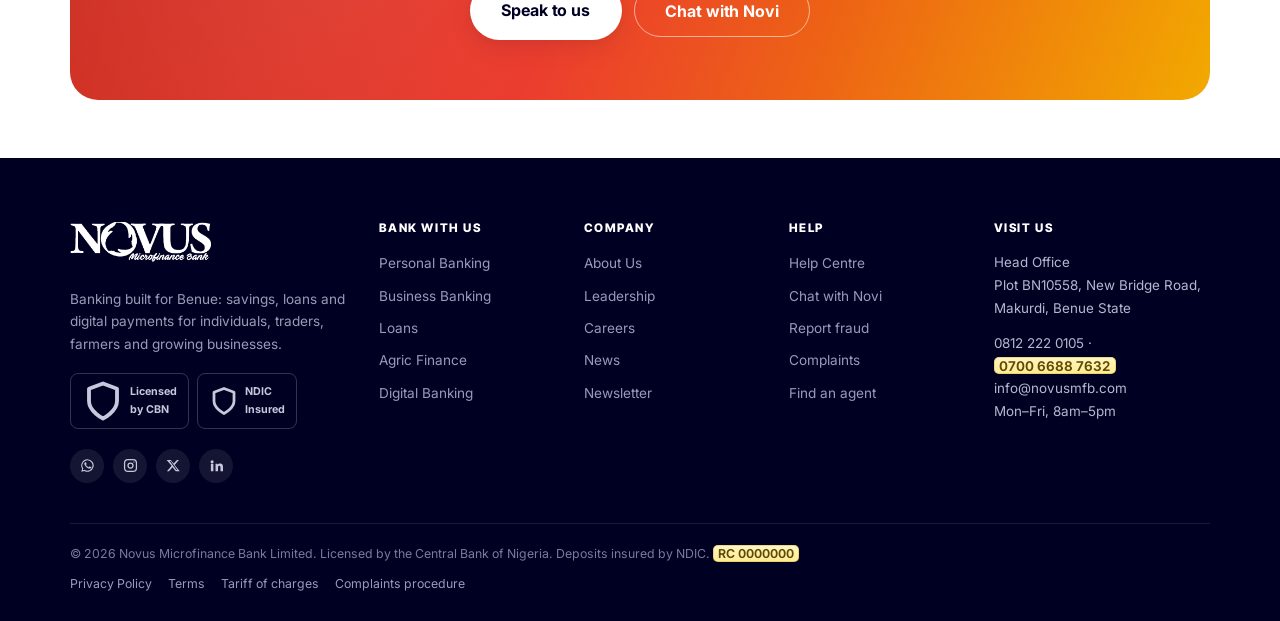
<file: business.html>
<!DOCTYPE html>
<html lang="en">
<head>
<meta charset="utf-8">
<meta name="viewport" content="width=device-width, initial-scale=1">
<title>Business Banking for SMEs, Traders &amp; Cooperatives | Novus MFB</title>
<meta name="description" content="Business accounts, payments, cooperative banking, wealth management and credit advisory for nano, micro, small and medium enterprises in Benue State.">
<meta name="robots" content="noindex, nofollow">
<link rel="canonical" href="https://novusmfb.vercel.app/business">
<meta property="og:type" content="website">
<meta property="og:site_name" content="Novus Microfinance Bank">
<meta property="og:locale" content="en_NG">
<meta property="og:url" content="https://novusmfb.vercel.app/business">
<meta property="og:title" content="Business Banking for SMEs, Traders &amp; Cooperatives | Novus MFB">
<meta property="og:description" content="Business accounts, payments, cooperative banking, wealth management and credit advisory for nano, micro, small and medium enterprises in Benue State.">
<meta property="og:image" content="https://novusmfb.vercel.app/assets/img/og-card.png">
<meta property="og:image:width" content="1200">
<meta property="og:image:height" content="630">
<meta property="og:image:alt" content="Novus Microfinance Bank">
<meta name="twitter:card" content="summary_large_image">
<meta name="twitter:title" content="Business Banking for SMEs, Traders &amp; Cooperatives | Novus MFB">
<meta name="twitter:description" content="Business accounts, payments, cooperative banking, wealth management and credit advisory for nano, micro, small and medium enterprises in Benue State.">
<meta name="twitter:image" content="https://novusmfb.vercel.app/assets/img/og-card.png">
<meta name="theme-color" content="#000022">
<link rel="preconnect" href="https://fonts.googleapis.com">
<link rel="preconnect" href="https://fonts.gstatic.com" crossorigin>
<link href="https://fonts.googleapis.com/css2?family=Inter:wght@400..800&family=Inter+Tight:wght@600..900&display=swap" rel="stylesheet">
<link rel="stylesheet" href="assets/css/styles.css">
<link rel="stylesheet" href="assets/css/novi.css">
<link rel="icon" href="data:image/svg+xml,<svg xmlns='http://www.w3.org/2000/svg' viewBox='0 0 100 100'><rect width='100' height='100' rx='22' fill='%23000022'/><text x='50' y='70' font-family='Arial' font-size='62' font-weight='bold' fill='%23EA3223' text-anchor='middle'>N</text></svg>">
</head>
<body data-page="business">
<script src="assets/js/splash.js"></script>

<div id="site-header-mount"></div>

<main>

  <!-- 1 · BANNER -->
  <section class="hero hero--page">
    <span class="hero__blob b1"></span>
    <span class="hero__blob b2"></span>
    <div class="wrap">
      <div class="hero__grid">
        <div data-rv="left">
          <p class="crumb"><a href="index.html">Home</a> · Business banking</p>
          <span class="hero__tag"><span class="pulse"></span> Business banking</span>
          <h1>Finance for the businesses that keep Benue moving.</h1>
          <p class="hero__sub">From a single market stall to a growing company, we help you collect payments, manage cash and access the credit you need to grow.</p>
          <div class="btn-row">
            <a class="btn" href="open-account.html?type=business">Open a business account</a>
            <button class="btn btn--outline-light" data-novi-open data-novi-send="I want to speak to a relationship officer">Speak to us</button>
          </div>
        </div>
        <div class="hero__media" data-rv="scale" data-rv-d="120">
          <div class="photo">
            <div class="photo__icon"><svg width="20" height="20" viewBox="0 0 24 24" fill="none" stroke="currentColor" stroke-width="2"><rect x="3" y="6" width="18" height="14" rx="3"/><circle cx="12" cy="13" r="3.4"/></svg></div>
            <div class="photo__note">Banner photo: a tailor or welder in their workshop with a Novus relationship officer.</div>
          </div>
        </div>
      </div>
    </div>
  </section>

  <!-- 2 · SEGMENTS -->
  <section class="section" id="segments">
    <div class="wrap">
      <div class="sec-head" data-rv>
        <span class="eyebrow">Business solutions</span>
        <h2>Built for every stage of your business</h2>
        <p>We serve <b>nMSMEs</b> — nano, micro, small and medium enterprises — as well as cooperatives and associations.</p>
      </div>
      <div class="grid g-3" data-rv-stagger="80">
        <div class="card a-dark"><span class="card__icon">n</span><h3>Nano &amp; micro businesses</h3><p>Simple accounts and small loans for traders, artisans and one-person businesses.</p><button class="lnk" data-novi-open data-novi-send="Tell me about accounts for a small trader">Learn more</button></div>
        <div class="card a-red"><span class="card__icon">M</span><h3>Small &amp; medium enterprises</h3><p>Current accounts, working-capital and expansion loans, and payment collection.</p><a class="lnk" href="loans.html#calculator">Learn more</a></div>
        <div class="card a-green"><span class="card__icon">C</span><h3>Cooperatives &amp; associations</h3><p>Group accounts, member savings and group loans for cooperatives, unions and market associations.</p><a class="lnk" href="#cooperatives">Learn more</a></div>
        <div class="card a-blue"><span class="card__icon">P</span><h3>Payment services</h3><p>POS terminals, transfers, collections and bulk payments to staff and suppliers.</p><a class="lnk" href="digital-banking.html">Learn more</a></div>
        <div class="card a-gold"><span class="card__icon">W</span><h3>Premier Wealth Management</h3><p>Personal service, investment options and fixed deposits for high-value customers.</p><a class="lnk" href="contact.html">Learn more</a></div>
        <div class="card a-dark"><span class="card__icon">A</span><h3>Credit Advisory Services</h3><p>Expert help with business plans, records and preparing a strong loan application.</p><a class="lnk" href="#advisory">Learn more</a></div>
      </div>
    </div>
  </section>

  <!-- 3 · COOPERATIVES -->
  <section class="section section--mist" id="cooperatives">
    <div class="wrap">
      <div class="split">
        <div data-rv="left">
          <div class="photo photo--green">
            <div class="photo__icon"><svg width="20" height="20" viewBox="0 0 24 24" fill="none" stroke="currentColor" stroke-width="2"><rect x="3" y="6" width="18" height="14" rx="3"/><circle cx="12" cy="13" r="3.4"/></svg></div>
            <div class="photo__note">Photo: cooperative meeting under a tree, members holding passbooks.</div>
          </div>
        </div>
        <div data-rv="right" data-rv-d="100">
          <span class="eyebrow eyebrow--green">Cooperatives</span>
          <h2>Stronger together: banking for your cooperative</h2>
          <p class="lede">Cooperatives and market associations are the backbone of Benue's economy. Novus gives your group the tools to save, lend and grow together, with full transparency for every member.</p>
          <ul style="list-style:none;padding:0;margin:0 0 24px">
            <li style="display:flex;gap:10px;margin-bottom:9px"><b style="color:var(--green)">✓</b> Group accounts with multiple signatories</li>
            <li style="display:flex;gap:10px;margin-bottom:9px"><b style="color:var(--green)">✓</b> Member savings tracking and statements</li>
            <li style="display:flex;gap:10px;margin-bottom:9px"><b style="color:var(--green)">✓</b> Group loans with peer guarantees</li>
            <li style="display:flex;gap:10px"><b style="color:var(--green)">✓</b> Free financial literacy sessions for members</li>
          </ul>
          <button class="btn btn--green" data-novi-open data-novi-send="Register my cooperative">Register your cooperative</button>
        </div>
      </div>
    </div>
  </section>

  <!-- 4 · CREDIT ADVISORY -->
  <section class="section" id="advisory">
    <div class="wrap">
      <div class="split">
        <div data-rv="left">
          <span class="eyebrow">Business support</span>
          <h2>More than a loan: advice that helps you grow</h2>
          <p class="lede">Our credit advisory team helps you get loan-ready: from keeping simple records to preparing a business plan. We also support formalisation, including help registering your business name with the CAC.</p>
          <ul style="list-style:none;padding:0;margin:0 0 24px">
            <li style="display:flex;gap:10px;margin-bottom:9px"><b style="color:var(--green)">✓</b> Business plan and cash-flow support</li>
            <li style="display:flex;gap:10px;margin-bottom:9px"><b style="color:var(--green)">✓</b> Record-keeping training</li>
            <li style="display:flex;gap:10px"><b style="color:var(--green)">✓</b> CAC registration support <span class="ph">[confirm current offer]</span></li>
          </ul>
          <button class="btn" data-novi-open data-novi-send="Request a call back">Book a free session</button>
        </div>
        <div data-rv="right" data-rv-d="100">
          <div class="photo photo--blue">
            <div class="photo__icon"><svg width="20" height="20" viewBox="0 0 24 24" fill="none" stroke="currentColor" stroke-width="2"><rect x="3" y="6" width="18" height="14" rx="3"/><circle cx="12" cy="13" r="3.4"/></svg></div>
            <div class="photo__note">Photo: advisor and business owner reviewing a ledger together.</div>
          </div>
        </div>
      </div>
    </div>
  </section>

  <!-- 5 · ACCOUNTS COMPARE -->
  <section class="section section--mist" id="accounts">
    <div class="wrap">
      <div class="sec-head" data-rv>
        <span class="eyebrow">Accounts</span>
        <h2>Business accounts at a glance</h2>
        <p>Account names and balances below are demo suggestions — replace with the bank's actual business products.</p>
      </div>
      <div class="table-wrap" data-rv>
        <table>
          <thead><tr><th>Account</th><th>For</th><th>Opening balance</th><th>Highlights</th></tr></thead>
          <tbody>
            <tr><td>Business Current</td><td>Registered businesses</td><td><span class="ph">&#8358;00,000</span></td><td>Cheque book, POS, bulk payments</td></tr>
            <tr><td>Trader Account</td><td>Market traders &amp; artisans</td><td><span class="ph">&#8358;0,000</span></td><td>Daily collection by agents, low fees</td></tr>
            <tr><td>Cooperative Account</td><td>Groups &amp; associations</td><td><span class="ph">&#8358;00,000</span></td><td>Multiple signatories, member statements</td></tr>
            <tr><td>Premier Account</td><td>High-value customers</td><td><span class="ph">&#8358;0,000,000</span></td><td>Dedicated relationship manager</td></tr>
          </tbody>
        </table>
      </div>
    </div>
  </section>

  <!-- 6 · REQUIREMENTS -->
  <section class="section" id="open">
    <div class="wrap center">
      <div class="sec-head center" data-rv>
        <span class="eyebrow">Getting started</span>
        <h2>Open a business account</h2>
      </div>
      <div class="steps g-4" data-rv-stagger="90">
        <div class="step"><div class="step__n">1</div><h4>Registration documents</h4><p>CAC certificate and status report (or BN for business names).</p></div>
        <div class="step"><div class="step__n">2</div><h4>Signatory IDs</h4><p>BVN and valid ID for every signatory.</p></div>
        <div class="step"><div class="step__n">3</div><h4>Proof of address</h4><p>A recent utility bill for the business address.</p></div>
        <div class="step"><div class="step__n">4</div><h4>Meet your officer</h4><p>We'll visit your business or you can come to us.</p></div>
      </div>
      <div class="btn-row btn-row--center" style="margin-top:34px" data-rv>
        <button class="btn btn--lg" data-novi-open data-novi-send="Business account">Start with Novi</button>
        <a class="btn btn--ghost btn--lg" href="contact.html">Book an officer visit</a>
      </div>
    </div>
  </section>

  <!-- 7 · TESTIMONIAL -->
  <section class="section section--mist">
    <div class="wrap">
      <div class="split">
        <div data-rv="left">
          <div class="photo photo--shot photo--square" style="max-width:380px">
            <img src="assets/img/customer-stall.jpg" width="236" height="236" loading="lazy" decoding="async"
                 alt="A Novus business customer checking her phone at her workspace.">
          </div>
        </div>
        <div data-rv="right" data-rv-d="100">
          <div class="quote" style="box-shadow:none;border:0;background:transparent;padding:0">
            <div class="quote__mark">”</div>
            <p style="font-size:1.2rem"><span class="ph">[Real quote from a business owner about how Novus helped them grow.]</span></p>
            <p class="quote__by">— <b class="ph">[Name]</b>, <span class="ph">[Business]</span>, <span class="ph">[Town]</span></p>
          </div>
        </div>
      </div>
    </div>
  </section>

  <!-- 8 · CTA -->
  <section class="section section--tight">
    <div class="wrap">
      <div class="cta cta--warm" data-rv="scale">
        <h2>Let's grow your business together.</h2>
        <p>Speak to a relationship officer or ask Novi which account suits your business.</p>
        <div class="btn-row btn-row--center">
          <a class="btn btn--light btn--lg" href="contact.html">Speak to us</a>
          <button class="btn btn--outline-light btn--lg" data-novi-open data-novi-send="Which business account suits my shop?">Chat with Novi</button>
        </div>
      </div>
    </div>
  </section>

</main>

<div id="site-footer-mount"></div>

<script src="assets/js/site.js"></script>
<script src="assets/js/novi.js"></script>
</body>
</html>
</file>
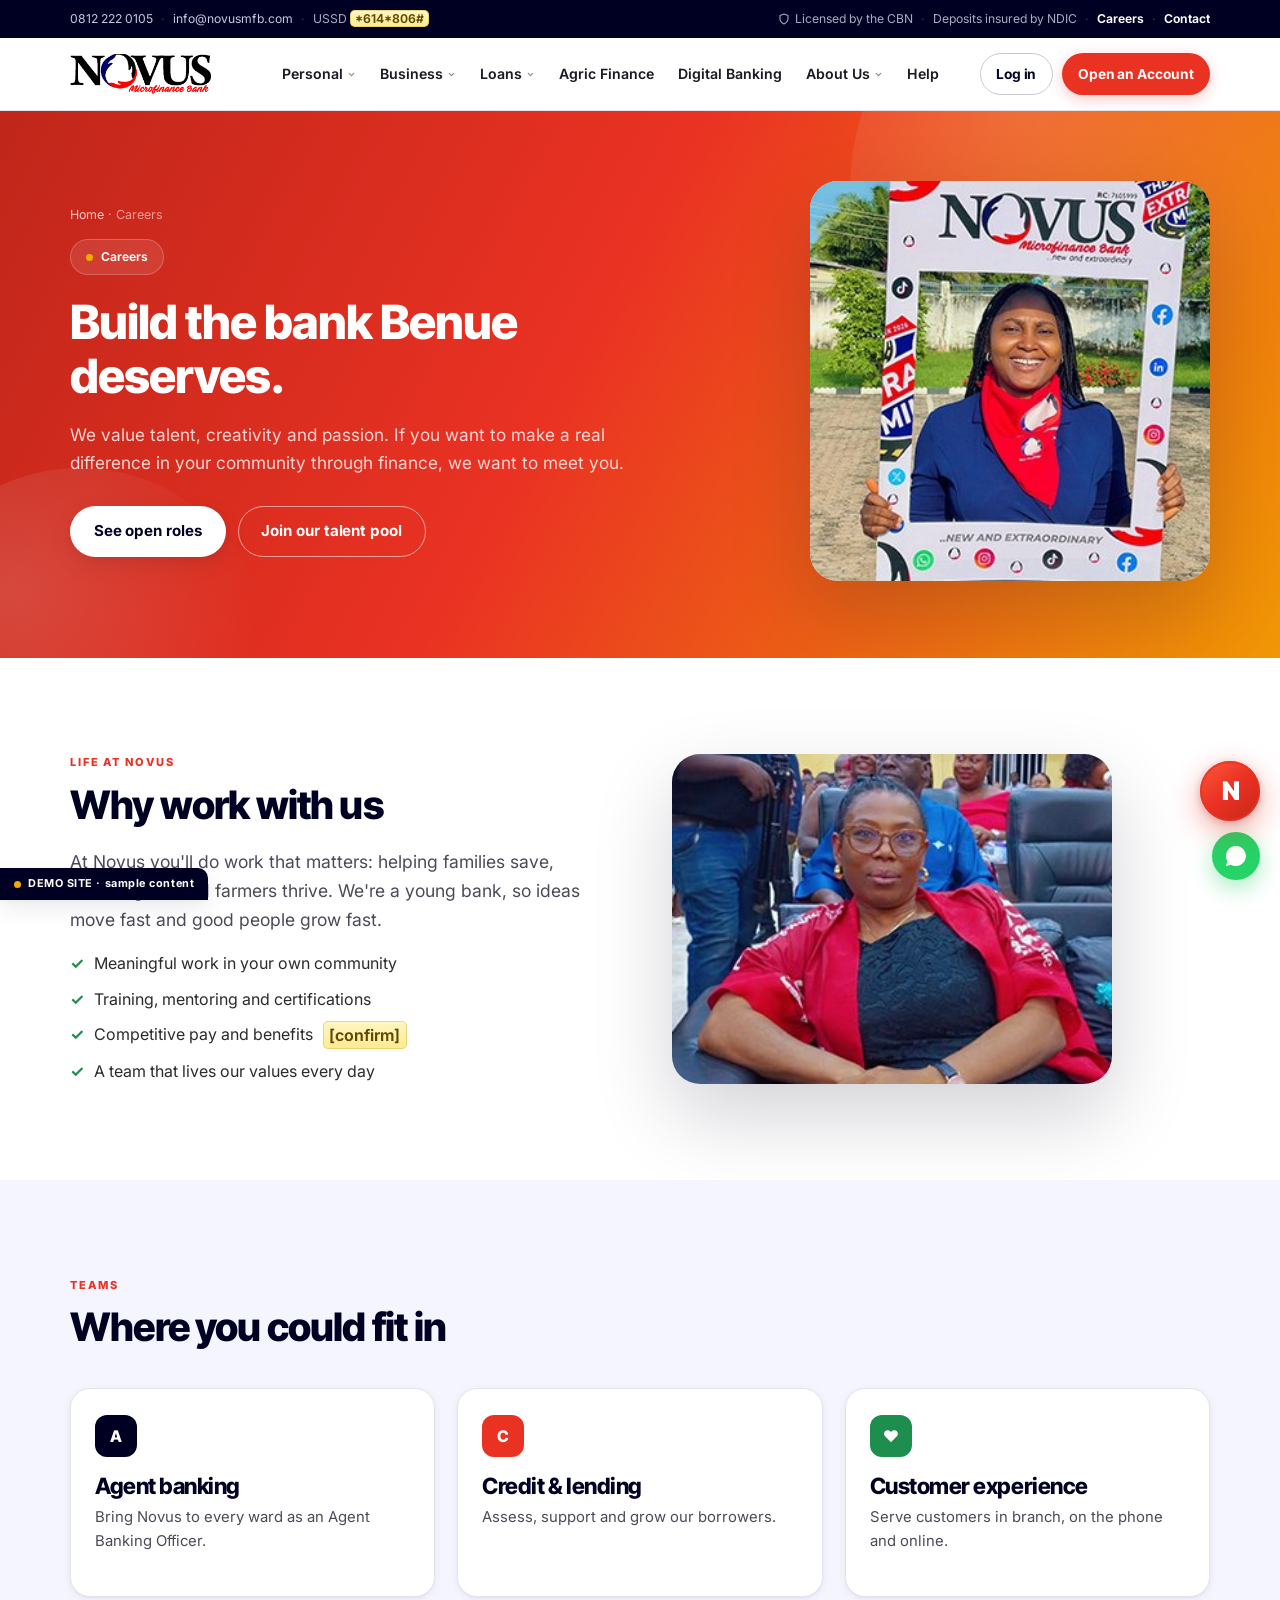
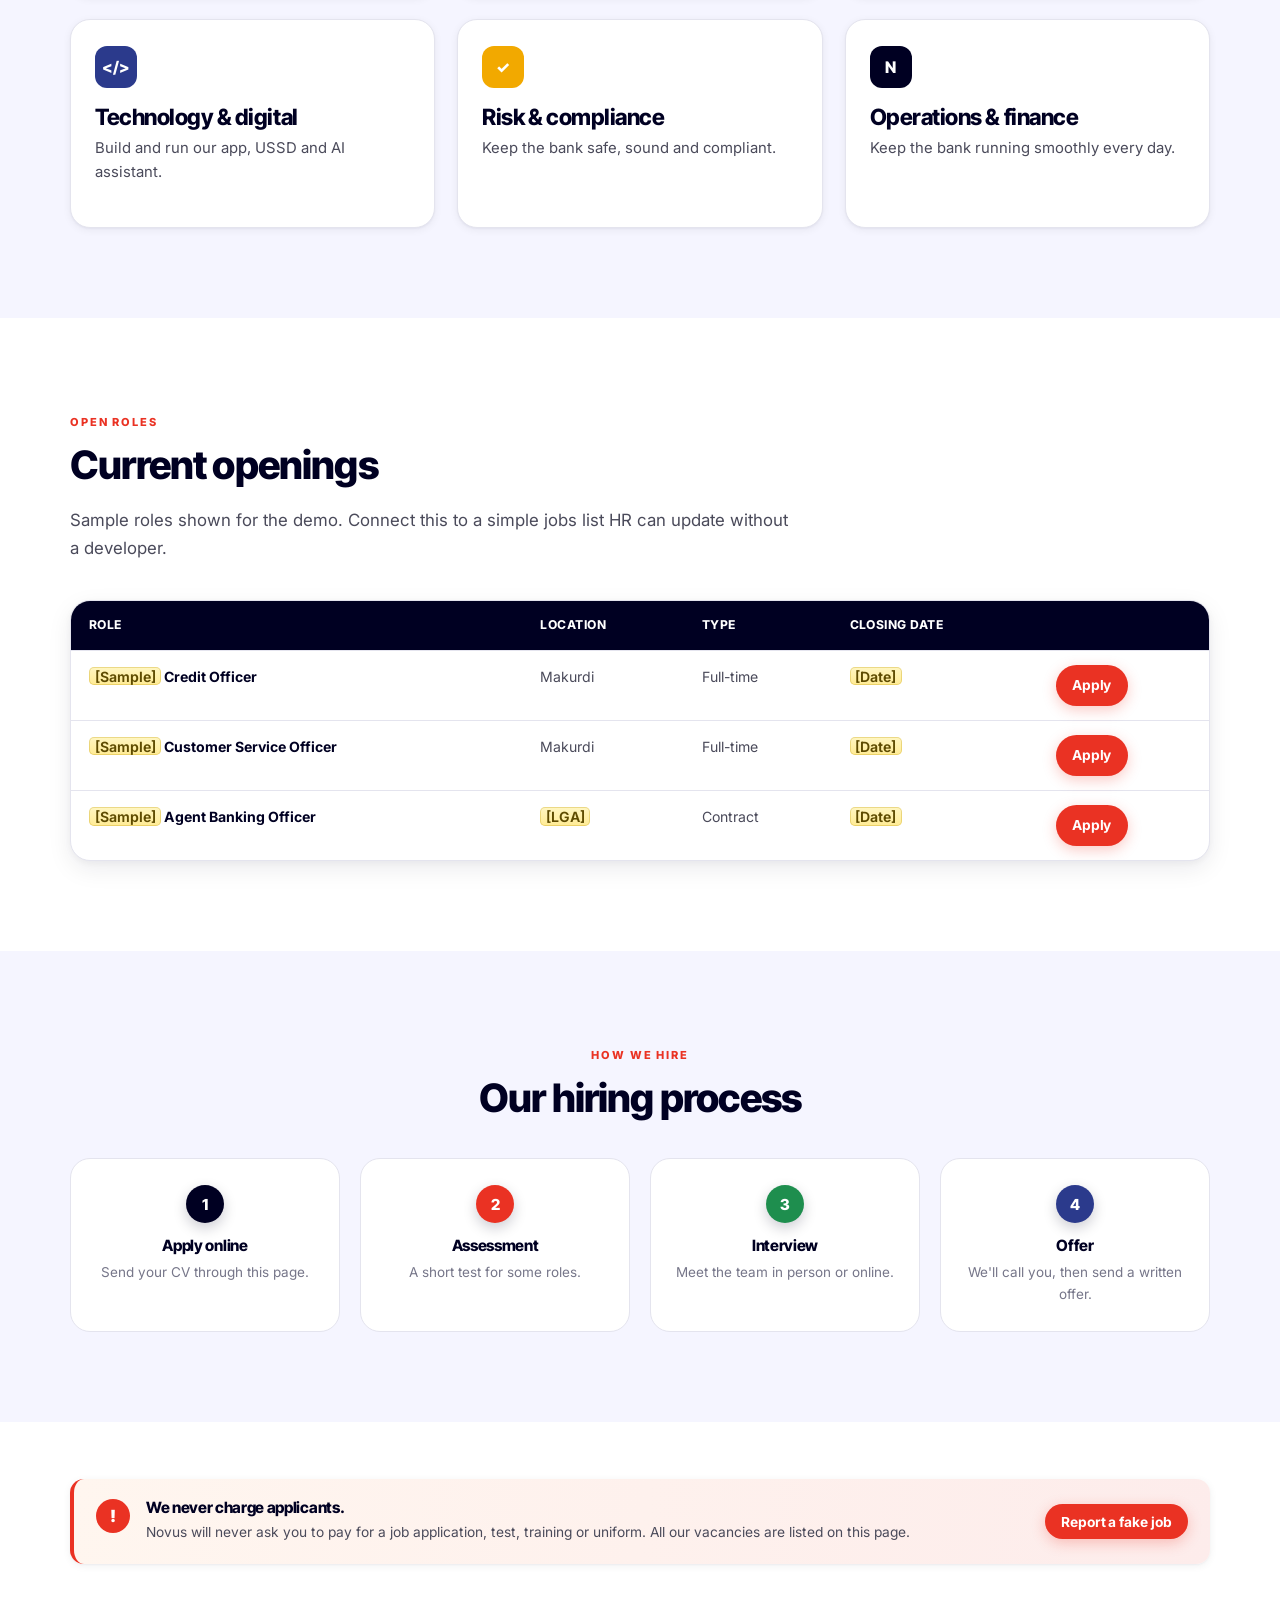
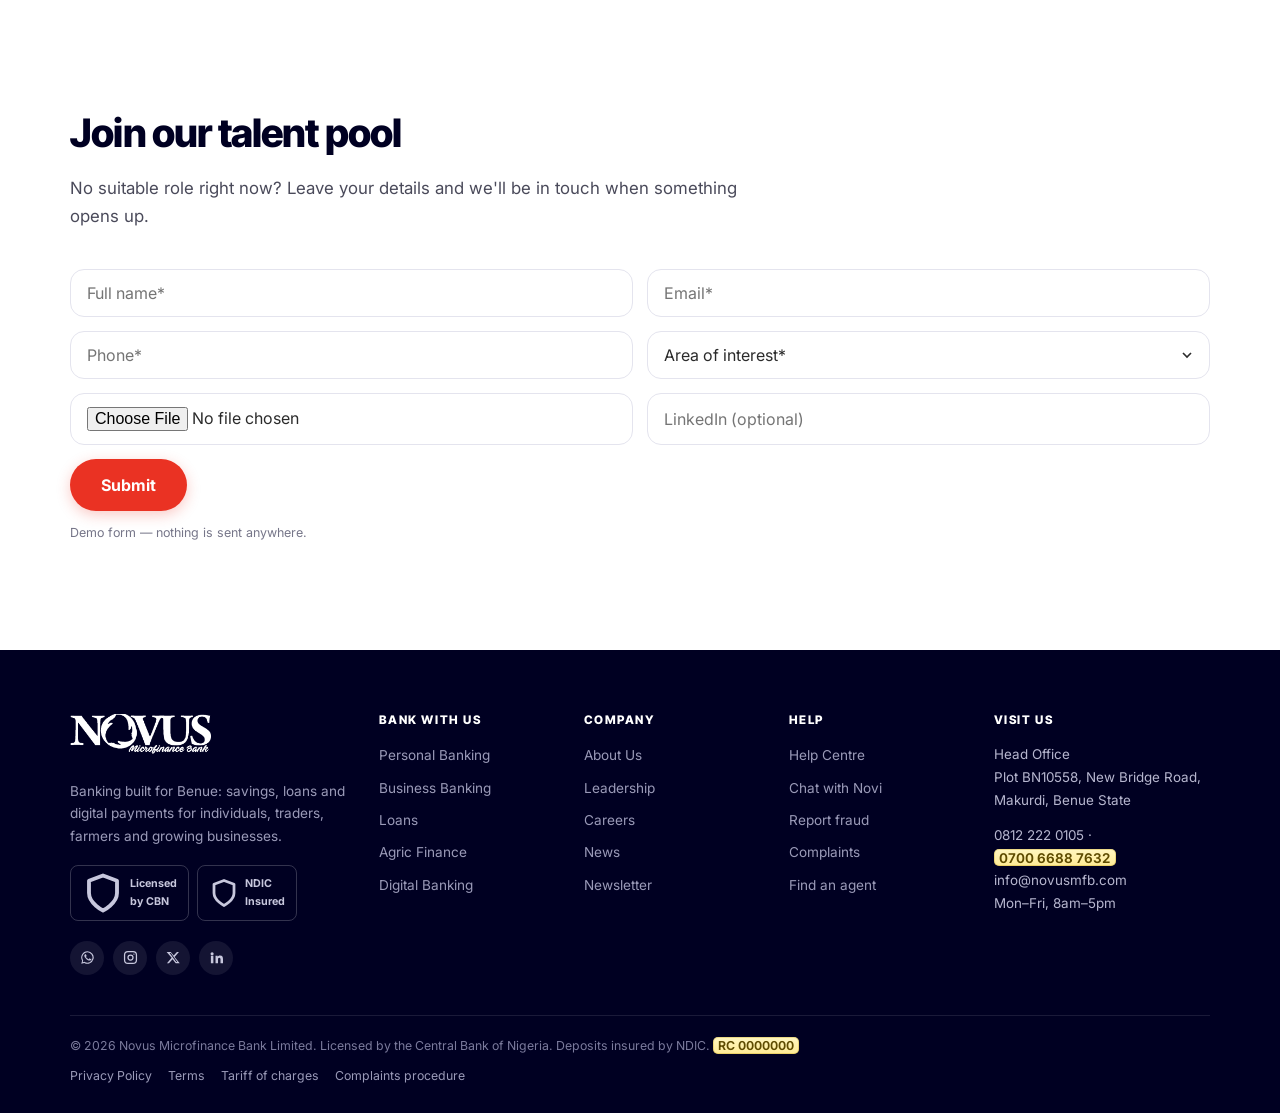
<file: careers.html>
<!DOCTYPE html>
<html lang="en">
<head>
<meta charset="utf-8">
<meta name="viewport" content="width=device-width, initial-scale=1">
<title>Careers at Novus Microfinance Bank | Jobs in Makurdi &amp; Benue</title>
<meta name="description" content="Join Novus Microfinance Bank. Explore open roles in banking, credit, agent banking, technology and customer service across Benue State.">
<meta name="robots" content="noindex, nofollow">
<link rel="canonical" href="https://novusmfb.vercel.app/careers">
<meta property="og:type" content="website">
<meta property="og:site_name" content="Novus Microfinance Bank">
<meta property="og:locale" content="en_NG">
<meta property="og:url" content="https://novusmfb.vercel.app/careers">
<meta property="og:title" content="Careers at Novus Microfinance Bank | Jobs in Makurdi &amp; Benue">
<meta property="og:description" content="Join Novus Microfinance Bank. Explore open roles in banking, credit, agent banking, technology and customer service across Benue State.">
<meta property="og:image" content="https://novusmfb.vercel.app/assets/img/og-card.png">
<meta property="og:image:width" content="1200">
<meta property="og:image:height" content="630">
<meta property="og:image:alt" content="Novus Microfinance Bank">
<meta name="twitter:card" content="summary_large_image">
<meta name="twitter:title" content="Careers at Novus Microfinance Bank | Jobs in Makurdi &amp; Benue">
<meta name="twitter:description" content="Join Novus Microfinance Bank. Explore open roles in banking, credit, agent banking, technology and customer service across Benue State.">
<meta name="twitter:image" content="https://novusmfb.vercel.app/assets/img/og-card.png">
<meta name="theme-color" content="#000022">
<link rel="preconnect" href="https://fonts.googleapis.com">
<link rel="preconnect" href="https://fonts.gstatic.com" crossorigin>
<link href="https://fonts.googleapis.com/css2?family=Inter:wght@400..800&family=Inter+Tight:wght@600..900&display=swap" rel="stylesheet">
<link rel="stylesheet" href="assets/css/styles.css">
<link rel="stylesheet" href="assets/css/novi.css">
<link rel="icon" href="data:image/svg+xml,<svg xmlns='http://www.w3.org/2000/svg' viewBox='0 0 100 100'><rect width='100' height='100' rx='22' fill='%23000022'/><text x='50' y='70' font-family='Arial' font-size='62' font-weight='bold' fill='%23EA3223' text-anchor='middle'>N</text></svg>">
</head>
<body data-page="careers">
<script src="assets/js/splash.js"></script>

<div id="site-header-mount"></div>

<main>

  <!-- 1 · BANNER -->
  <section class="hero hero--page hero--warm">
    <span class="hero__blob b1"></span>
    <span class="hero__blob b2"></span>
    <div class="wrap">
      <div class="hero__grid">
        <div data-rv="left">
          <p class="crumb"><a href="index.html">Home</a> · Careers</p>
          <span class="hero__tag"><span class="pulse"></span> Careers</span>
          <h1>Build the bank Benue deserves.</h1>
          <p class="hero__sub">We value talent, creativity and passion. If you want to make a real difference in your community through finance, we want to meet you.</p>
          <div class="btn-row">
            <a class="btn btn--light" href="#roles">See open roles</a>
            <a class="btn btn--outline-light" href="#talent">Join our talent pool</a>
          </div>
        </div>
        <div class="hero__media" data-rv="scale" data-rv-d="120">
          <div class="photo photo--shot photo--square" style="max-width:400px;margin-left:auto">
            <img src="assets/img/brand-frame.jpg" width="310" height="414" loading="eager" decoding="async"
                 alt="A member of the Novus team holding the bank's branded photo frame outside the office.">
          </div>
        </div>
      </div>
    </div>
  </section>

  <!-- 2 · WHY WORK WITH US -->
  <section class="section">
    <div class="wrap">
      <div class="split">
        <div data-rv="left">
          <span class="eyebrow">Life at Novus</span>
          <h2>Why work with us</h2>
          <p class="lede">At Novus you'll do work that matters: helping families save, traders grow and farmers thrive. We're a young bank, so ideas move fast and good people grow fast.</p>
          <ul style="list-style:none;padding:0;margin:0">
            <li style="display:flex;gap:10px;margin-bottom:9px"><b style="color:var(--green)">✓</b> Meaningful work in your own community</li>
            <li style="display:flex;gap:10px;margin-bottom:9px"><b style="color:var(--green)">✓</b> Training, mentoring and certifications</li>
            <li style="display:flex;gap:10px;margin-bottom:9px"><b style="color:var(--green)">✓</b> Competitive pay and benefits <span class="ph">[confirm]</span></li>
            <li style="display:flex;gap:10px"><b style="color:var(--green)">✓</b> A team that lives our values every day</li>
          </ul>
        </div>
        <div data-rv="right" data-rv-d="100">
          <div class="photo photo--shot" style="max-width:440px">
            <img src="assets/img/team-event.jpg" width="312" height="254" loading="lazy" decoding="async"
                 alt="Novus colleagues together at a staff event.">
          </div>
        </div>
      </div>
    </div>
  </section>

  <!-- 3 · TEAMS -->
  <section class="section section--mist">
    <div class="wrap">
      <div class="sec-head" data-rv>
        <span class="eyebrow">Teams</span>
        <h2>Where you could fit in</h2>
      </div>
      <div class="grid g-3" data-rv-stagger="80">
        <div class="card a-dark"><span class="card__icon">A</span><h3>Agent banking</h3><p>Bring Novus to every ward as an Agent Banking Officer.</p></div>
        <div class="card a-red"><span class="card__icon">C</span><h3>Credit &amp; lending</h3><p>Assess, support and grow our borrowers.</p></div>
        <div class="card a-green"><span class="card__icon">♥</span><h3>Customer experience</h3><p>Serve customers in branch, on the phone and online.</p></div>
        <div class="card a-blue"><span class="card__icon">&lt;/&gt;</span><h3>Technology &amp; digital</h3><p>Build and run our app, USSD and AI assistant.</p></div>
        <div class="card a-gold"><span class="card__icon">✓</span><h3>Risk &amp; compliance</h3><p>Keep the bank safe, sound and compliant.</p></div>
        <div class="card a-dark"><span class="card__icon">N</span><h3>Operations &amp; finance</h3><p>Keep the bank running smoothly every day.</p></div>
      </div>
    </div>
  </section>

  <!-- 4 · OPEN ROLES -->
  <section class="section" id="roles">
    <div class="wrap">
      <div class="sec-head" data-rv>
        <span class="eyebrow">Open roles</span>
        <h2>Current openings</h2>
        <p>Sample roles shown for the demo. Connect this to a simple jobs list HR can update without a developer.</p>
      </div>
      <div class="table-wrap" data-rv>
        <table>
          <thead><tr><th>Role</th><th>Location</th><th>Type</th><th>Closing date</th><th></th></tr></thead>
          <tbody>
            <tr><td><span class="ph">[Sample]</span> Credit Officer</td><td>Makurdi</td><td>Full-time</td><td><span class="ph">[Date]</span></td><td><a class="btn btn--sm" href="#talent">Apply</a></td></tr>
            <tr><td><span class="ph">[Sample]</span> Customer Service Officer</td><td>Makurdi</td><td>Full-time</td><td><span class="ph">[Date]</span></td><td><a class="btn btn--sm" href="#talent">Apply</a></td></tr>
            <tr><td><span class="ph">[Sample]</span> Agent Banking Officer</td><td><span class="ph">[LGA]</span></td><td>Contract</td><td><span class="ph">[Date]</span></td><td><a class="btn btn--sm" href="#talent">Apply</a></td></tr>
          </tbody>
        </table>
      </div>
    </div>
  </section>

  <!-- 5 · HIRING PROCESS -->
  <section class="section section--mist">
    <div class="wrap center">
      <div class="sec-head center" data-rv>
        <span class="eyebrow">How we hire</span>
        <h2>Our hiring process</h2>
      </div>
      <div class="steps g-4" data-rv-stagger="90">
        <div class="step"><div class="step__n">1</div><h4>Apply online</h4><p>Send your CV through this page.</p></div>
        <div class="step"><div class="step__n">2</div><h4>Assessment</h4><p>A short test for some roles.</p></div>
        <div class="step"><div class="step__n">3</div><h4>Interview</h4><p>Meet the team in person or online.</p></div>
        <div class="step"><div class="step__n">4</div><h4>Offer</h4><p>We'll call you, then send a written offer.</p></div>
      </div>
    </div>
  </section>

  <!-- 6 · SCAM WARNING -->
  <section class="section section--tight">
    <div class="wrap">
      <div class="alert" data-rv>
        <div class="alert__icon">!</div>
        <div>
          <h4>We never charge applicants.</h4>
          <p>Novus will never ask you to pay for a job application, test, training or uniform. All our vacancies are listed on this page.</p>
        </div>
        <button class="btn btn--sm" data-novi-open data-novi-send="I want to report a fake job">Report a fake job</button>
      </div>
    </div>
  </section>

  <!-- 7 · TALENT POOL -->
  <section class="section" id="talent">
    <div class="wrap">
      <div class="sec-head" data-rv>
        <h2>Join our talent pool</h2>
        <p>No suitable role right now? Leave your details and we'll be in touch when something opens up.</p>
      </div>
      <form class="form-grid" data-demo data-rv>
        <input class="inp" type="text" placeholder="Full name*" required>
        <input class="inp" type="email" placeholder="Email*" required>
        <input class="inp" type="tel" placeholder="Phone*" required>
        <select class="inp" required>
          <option value="">Area of interest*</option>
          <option>Agent banking</option>
          <option>Credit &amp; lending</option>
          <option>Customer experience</option>
          <option>Technology &amp; digital</option>
          <option>Risk &amp; compliance</option>
          <option>Operations &amp; finance</option>
        </select>
        <input class="inp" type="file" accept=".pdf" aria-label="Upload CV (PDF)">
        <input class="inp" type="url" placeholder="LinkedIn (optional)">
        <div class="full">
          <button class="btn btn--lg" type="submit">Submit</button>
          <p class="form-note">Demo form — nothing is sent anywhere.</p>
          <div class="form-ok"><b>Thanks! Your details are in our talent pool.</b> We'll be in touch when a matching role opens.</div>
        </div>
      </form>
    </div>
  </section>

</main>

<div id="site-footer-mount"></div>

<script src="assets/js/site.js"></script>
<script src="assets/js/novi.js"></script>
</body>
</html>
</file>
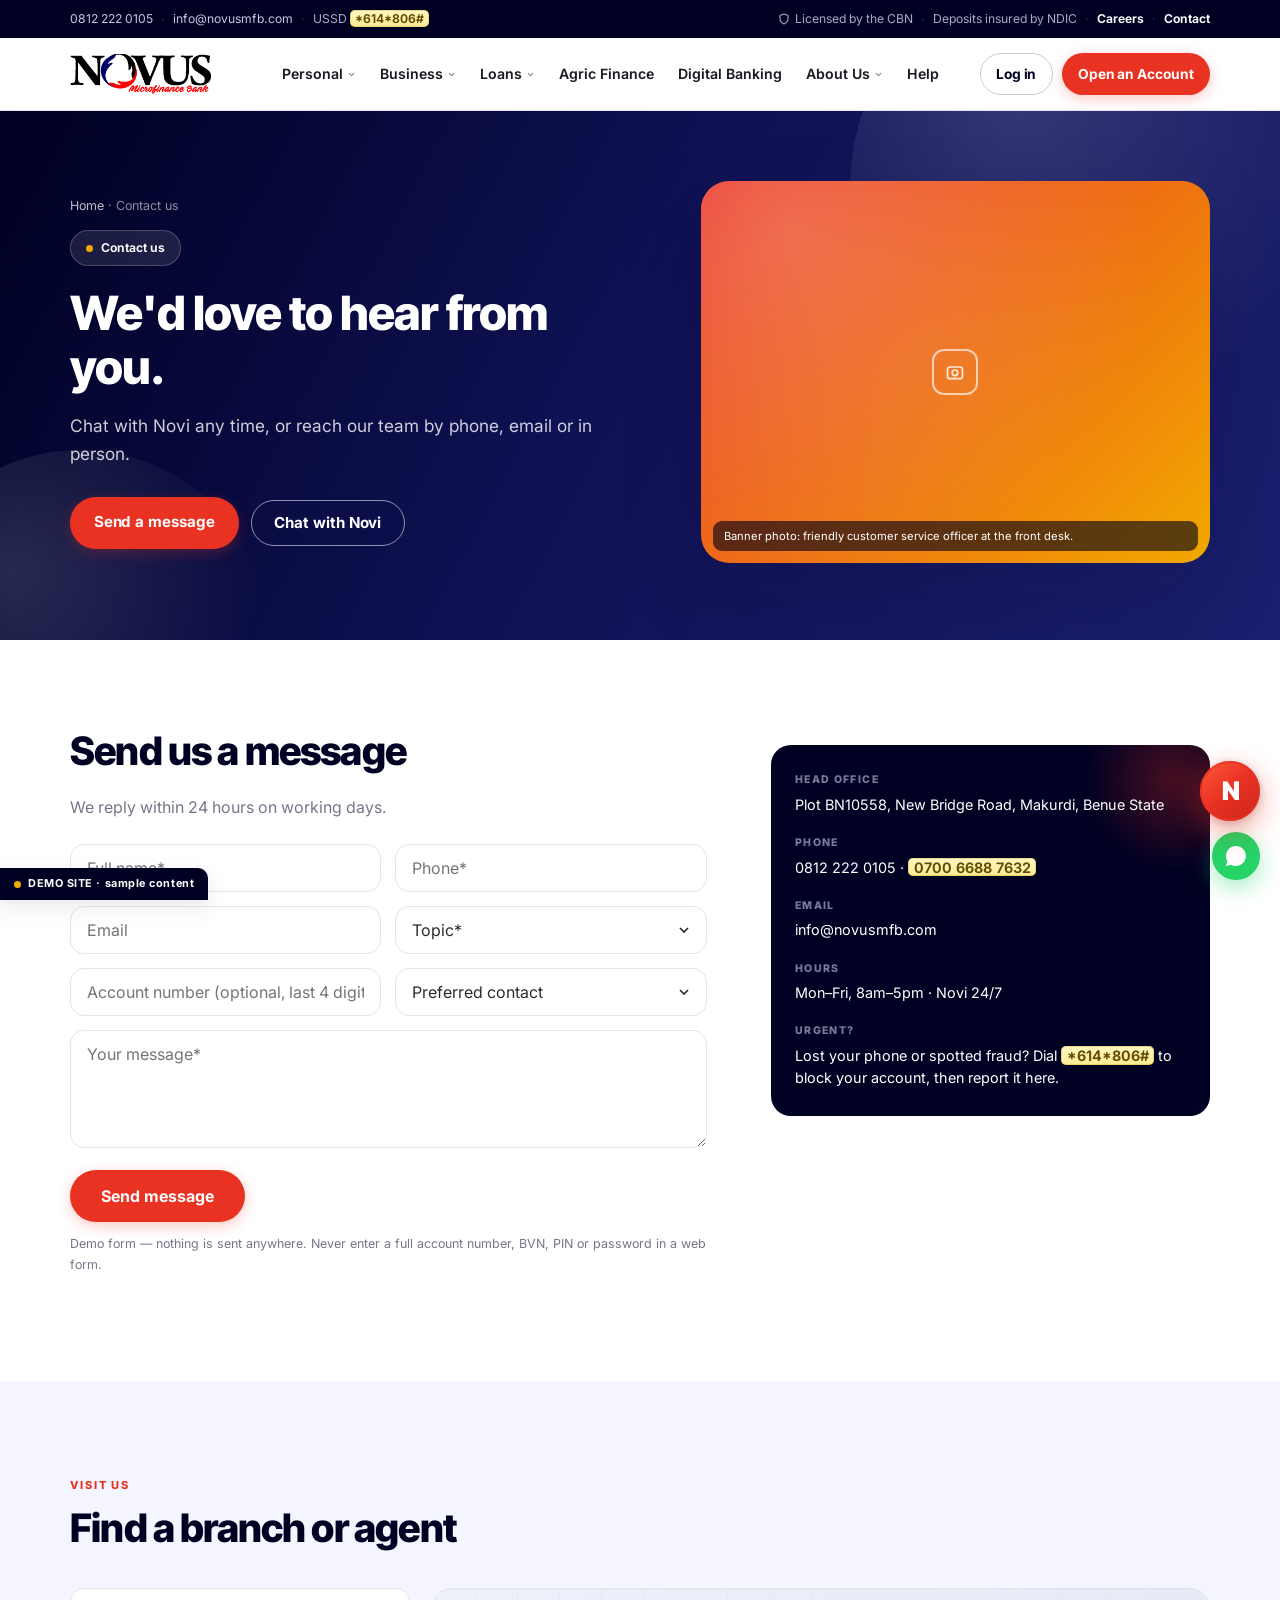
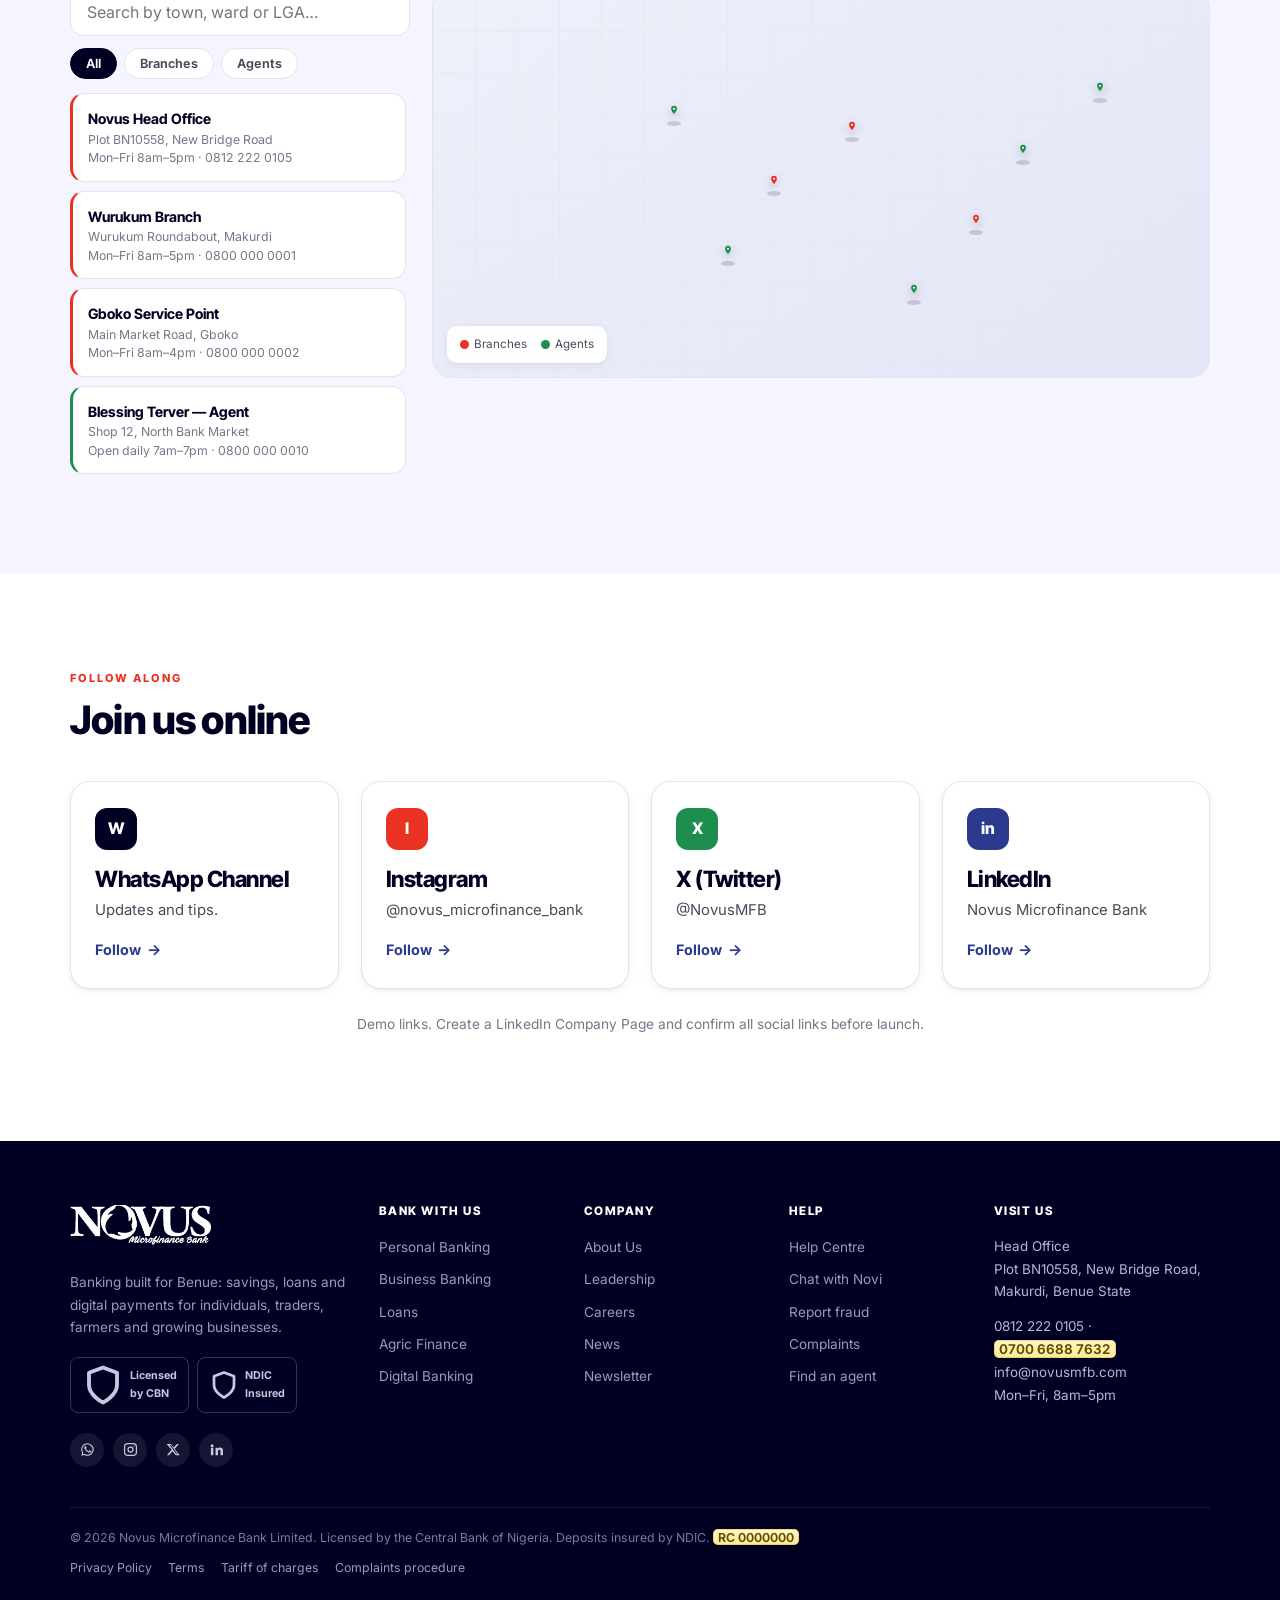
<file: contact.html>
<!DOCTYPE html>
<html lang="en">
<head>
<meta charset="utf-8">
<meta name="viewport" content="width=device-width, initial-scale=1">
<title>Contact Novus Microfinance Bank | Makurdi Head Office</title>
<meta name="description" content="Call, email, chat or visit Novus Microfinance Bank at Plot BN10558, New Bridge Road, Makurdi, Benue State.">
<meta name="robots" content="noindex, nofollow">
<link rel="canonical" href="https://novusmfb.vercel.app/contact">
<meta property="og:type" content="website">
<meta property="og:site_name" content="Novus Microfinance Bank">
<meta property="og:locale" content="en_NG">
<meta property="og:url" content="https://novusmfb.vercel.app/contact">
<meta property="og:title" content="Contact Novus Microfinance Bank | Makurdi Head Office">
<meta property="og:description" content="Call, email, chat or visit Novus Microfinance Bank at Plot BN10558, New Bridge Road, Makurdi, Benue State.">
<meta property="og:image" content="https://novusmfb.vercel.app/assets/img/og-card.png">
<meta property="og:image:width" content="1200">
<meta property="og:image:height" content="630">
<meta property="og:image:alt" content="Novus Microfinance Bank">
<meta name="twitter:card" content="summary_large_image">
<meta name="twitter:title" content="Contact Novus Microfinance Bank | Makurdi Head Office">
<meta name="twitter:description" content="Call, email, chat or visit Novus Microfinance Bank at Plot BN10558, New Bridge Road, Makurdi, Benue State.">
<meta name="twitter:image" content="https://novusmfb.vercel.app/assets/img/og-card.png">
<meta name="theme-color" content="#000022">
<link rel="preconnect" href="https://fonts.googleapis.com">
<link rel="preconnect" href="https://fonts.gstatic.com" crossorigin>
<link href="https://fonts.googleapis.com/css2?family=Inter:wght@400..800&family=Inter+Tight:wght@600..900&display=swap" rel="stylesheet">
<link rel="stylesheet" href="assets/css/styles.css">
<link rel="stylesheet" href="assets/css/novi.css">
<link rel="icon" href="data:image/svg+xml,<svg xmlns='http://www.w3.org/2000/svg' viewBox='0 0 100 100'><rect width='100' height='100' rx='22' fill='%23000022'/><text x='50' y='70' font-family='Arial' font-size='62' font-weight='bold' fill='%23EA3223' text-anchor='middle'>N</text></svg>">
</head>
<body data-page="contact">
<script src="assets/js/splash.js"></script>

<div id="site-header-mount"></div>

<main>

  <!-- 1 · BANNER -->
  <section class="hero hero--page">
    <span class="hero__blob b1"></span>
    <span class="hero__blob b2"></span>
    <div class="wrap">
      <div class="hero__grid">
        <div data-rv="left">
          <p class="crumb"><a href="index.html">Home</a> · Contact us</p>
          <span class="hero__tag"><span class="pulse"></span> Contact us</span>
          <h1>We'd love to hear from you.</h1>
          <p class="hero__sub">Chat with Novi any time, or reach our team by phone, email or in person.</p>
          <div class="btn-row">
            <a class="btn" href="#message">Send a message</a>
            <button class="btn btn--outline-light" data-novi-open>Chat with Novi</button>
          </div>
        </div>
        <div class="hero__media" data-rv="scale" data-rv-d="120">
          <div class="photo">
            <div class="photo__icon"><svg width="20" height="20" viewBox="0 0 24 24" fill="none" stroke="currentColor" stroke-width="2"><rect x="3" y="6" width="18" height="14" rx="3"/><circle cx="12" cy="13" r="3.4"/></svg></div>
            <div class="photo__note">Banner photo: friendly customer service officer at the front desk.</div>
          </div>
        </div>
      </div>
    </div>
  </section>

  <!-- 2 · FORM -->
  <section class="section" id="message">
    <div class="wrap">
      <div class="split" style="align-items:start;grid-template-columns:1.45fr 1fr">
        <div data-rv="left">
          <h2>Send us a message</h2>
          <p class="muted">We reply within 24 hours on working days.</p>
          <form class="form-grid" data-demo style="margin-top:24px">
            <input class="inp" type="text" placeholder="Full name*" required>
            <input class="inp" type="tel" placeholder="Phone*" required>
            <input class="inp" type="email" placeholder="Email">
            <select class="inp" required>
              <option value="">Topic*</option>
              <option>Account</option>
              <option>Loan</option>
              <option>Digital banking</option>
              <option>Complaint</option>
              <option>Partnership</option>
              <option>Other</option>
            </select>
            <input class="inp" type="text" maxlength="4" inputmode="numeric" placeholder="Account number (optional, last 4 digits only)">
            <select class="inp">
              <option value="">Preferred contact</option>
              <option>Call</option>
              <option>WhatsApp</option>
              <option>Email</option>
            </select>
            <div class="full"><textarea class="inp" placeholder="Your message*" required></textarea></div>
            <div class="full">
              <button class="btn btn--lg" type="submit">Send message</button>
              <p class="form-note">Demo form — nothing is sent anywhere. Never enter a full account number, BVN, PIN or password in a web form.</p>
              <div class="form-ok"><b>Message received.</b> Our team replies within 24 hours on working days.</div>
            </div>
          </form>
        </div>

        <div data-rv="right" data-rv-d="100">
          <dl class="side-panel">
            <dt>Head office</dt>
            <dd>Plot BN10558, New Bridge Road, Makurdi, Benue State</dd>
            <dt>Phone</dt>
            <dd>0812 222 0105 · <span class="ph">0700 6688 7632</span></dd>
            <dt>Email</dt>
            <dd><a href="mailto:info@novusmfb.com">info@novusmfb.com</a></dd>
            <dt>Hours</dt>
            <dd>Mon–Fri, 8am–5pm · Novi 24/7</dd>
            <dt>Urgent?</dt>
            <dd>Lost your phone or spotted fraud? Dial <span class="ph">*614*806#</span> to block your account, then <a href="help.html#fraud">report it here</a>.</dd>
          </dl>
        </div>
      </div>
    </div>
  </section>

  <!-- 3 · LOCATOR -->
  <section class="section section--mist" id="locator">
    <div class="wrap">
      <div class="sec-head" data-rv>
        <span class="eyebrow">Visit us</span>
        <h2>Find a branch or agent</h2>
      </div>
      <div class="locator" data-rv>
        <div>
          <input class="loc-search" id="locSearch" type="search" placeholder="Search by town, ward or LGA…" aria-label="Search locations">
          <div class="loc-filters" id="locFilters">
            <button class="chip is-on" data-filter="all">All</button>
            <button class="chip" data-filter="branch">Branches</button>
            <button class="chip" data-filter="agent">Agents</button>
          </div>
          <div class="loc-list" id="locList"></div>
        </div>
        <div class="loc-map" id="locMap">
          <div class="map-legend">
            <span><i style="background:#EA3223"></i> Branches</span>
            <span><i style="background:#1E8E4E"></i> Agents</span>
          </div>
        </div>
      </div>
    </div>
  </section>

  <!-- 4 · SOCIAL -->
  <section class="section">
    <div class="wrap">
      <div class="sec-head" data-rv>
        <span class="eyebrow">Follow along</span>
        <h2>Join us online</h2>
      </div>
      <div class="grid g-4" data-rv-stagger="80">
        <a class="card a-dark" href="#"><span class="card__icon">W</span><h3>WhatsApp Channel</h3><p>Updates and tips.</p><span class="lnk">Follow</span></a>
        <a class="card a-red" href="#"><span class="card__icon">I</span><h3>Instagram</h3><p>@novus_microfinance_bank</p><span class="lnk">Follow</span></a>
        <a class="card a-green" href="#"><span class="card__icon">X</span><h3>X (Twitter)</h3><p>@NovusMFB</p><span class="lnk">Follow</span></a>
        <a class="card a-blue" href="#"><span class="card__icon">in</span><h3>LinkedIn</h3><p>Novus Microfinance Bank</p><span class="lnk">Follow</span></a>
      </div>
      <p class="small muted center" style="margin-top:24px">Demo links. Create a LinkedIn Company Page and confirm all social links before launch.</p>
    </div>
  </section>

</main>

<div id="site-footer-mount"></div>

<script src="assets/js/site.js"></script>
<script src="assets/js/novi.js"></script>
</body>
</html>
</file>
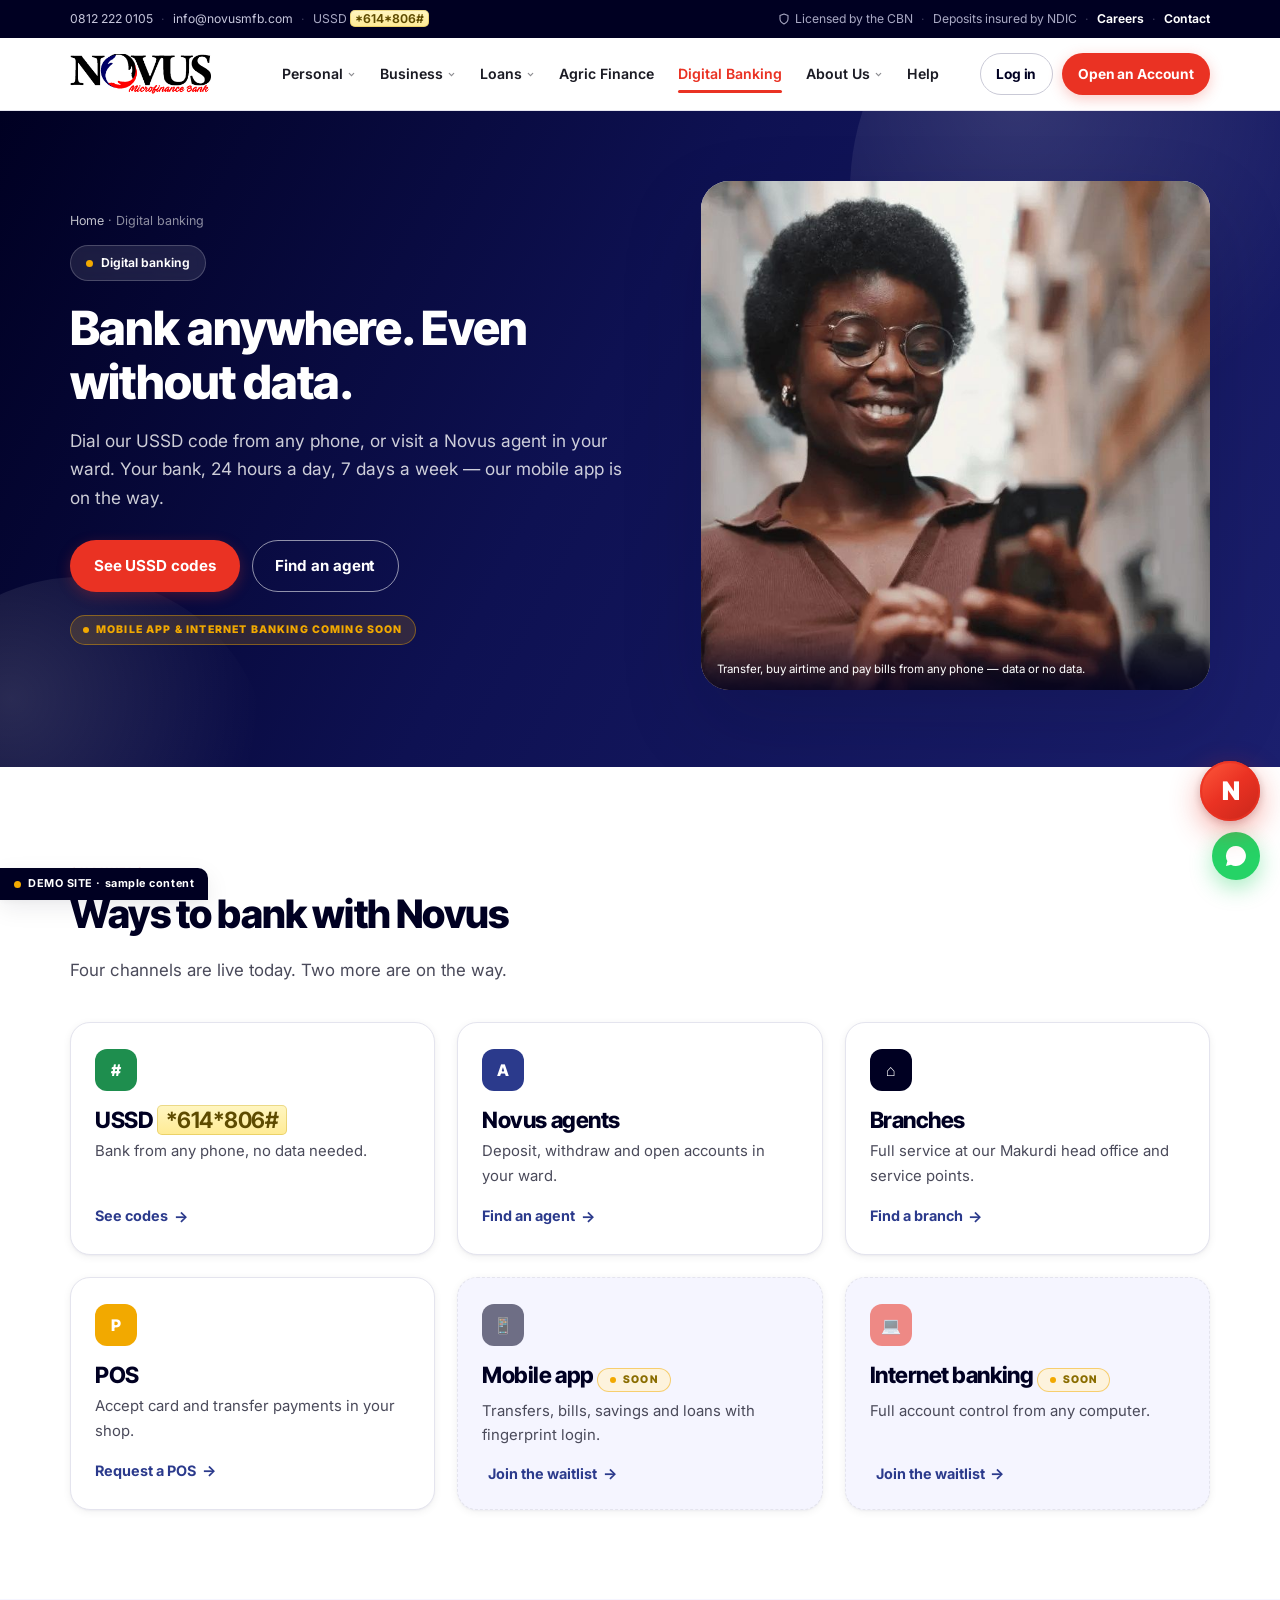
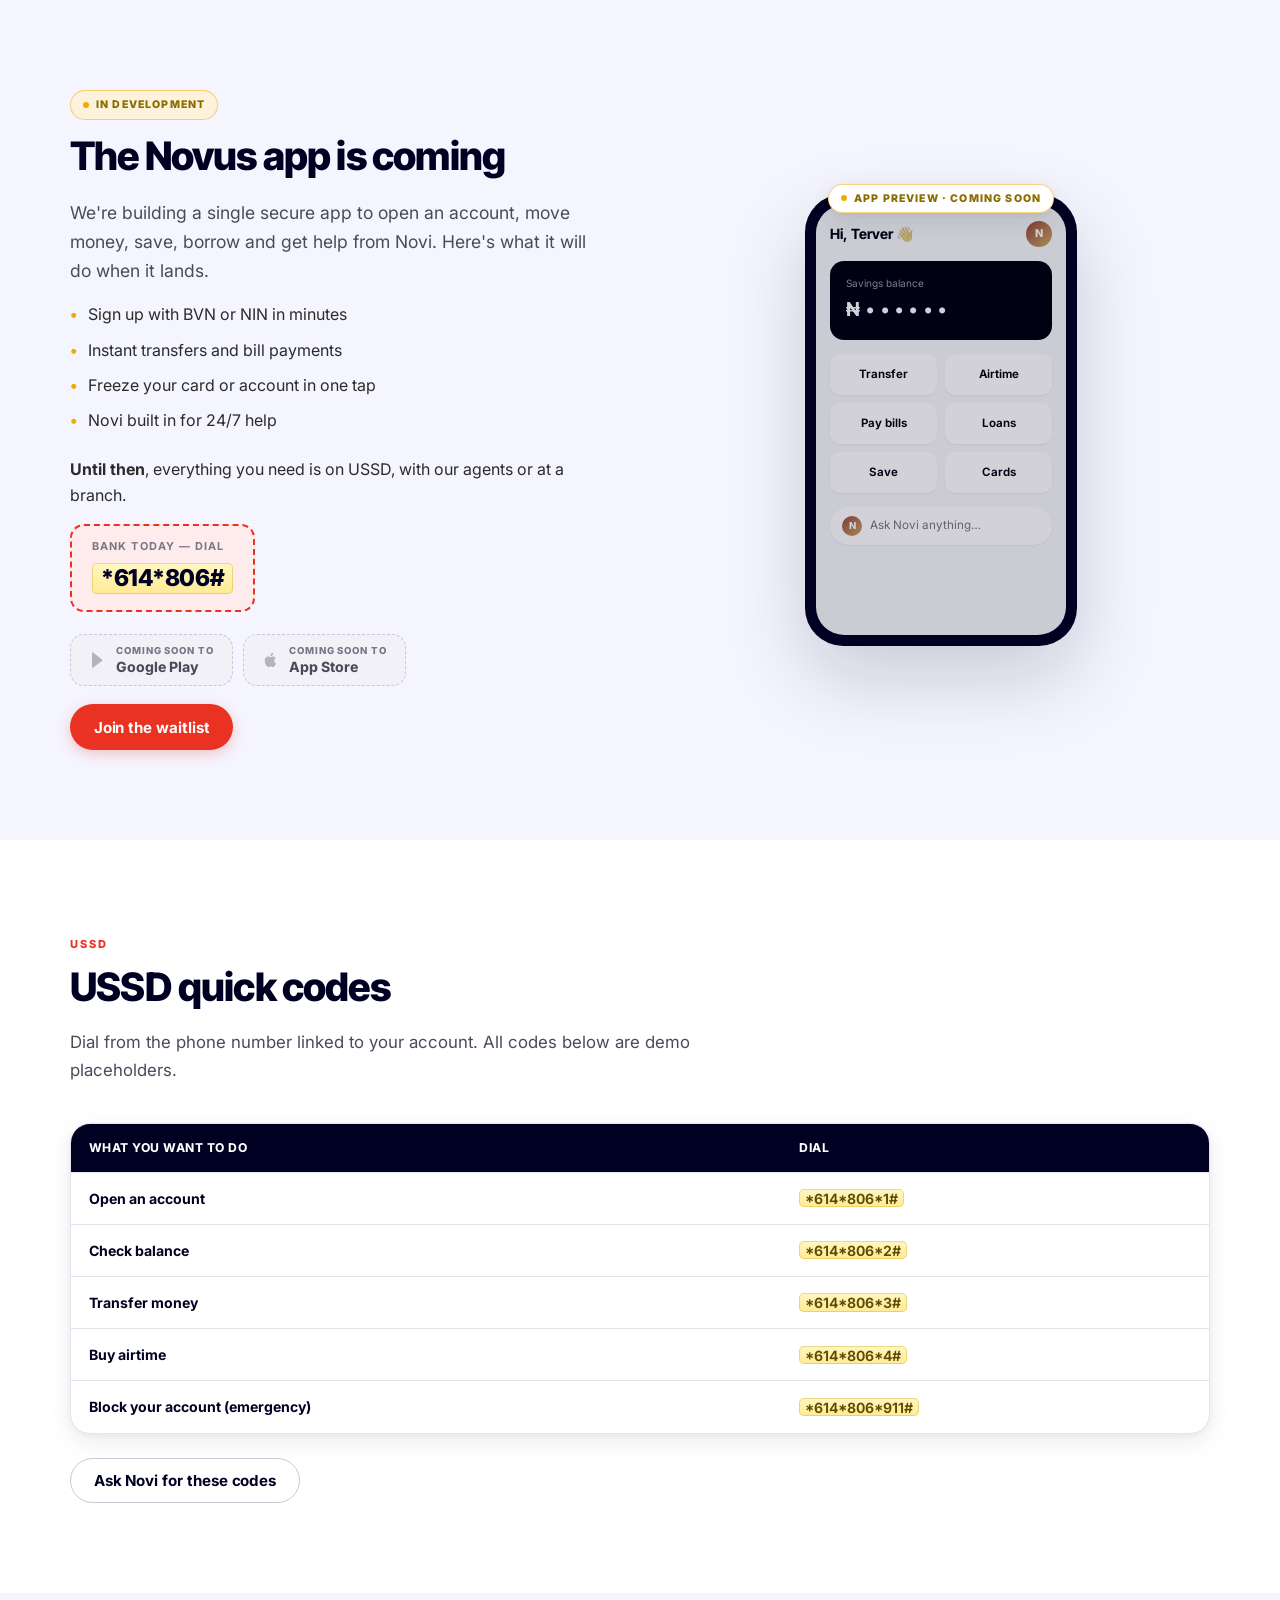
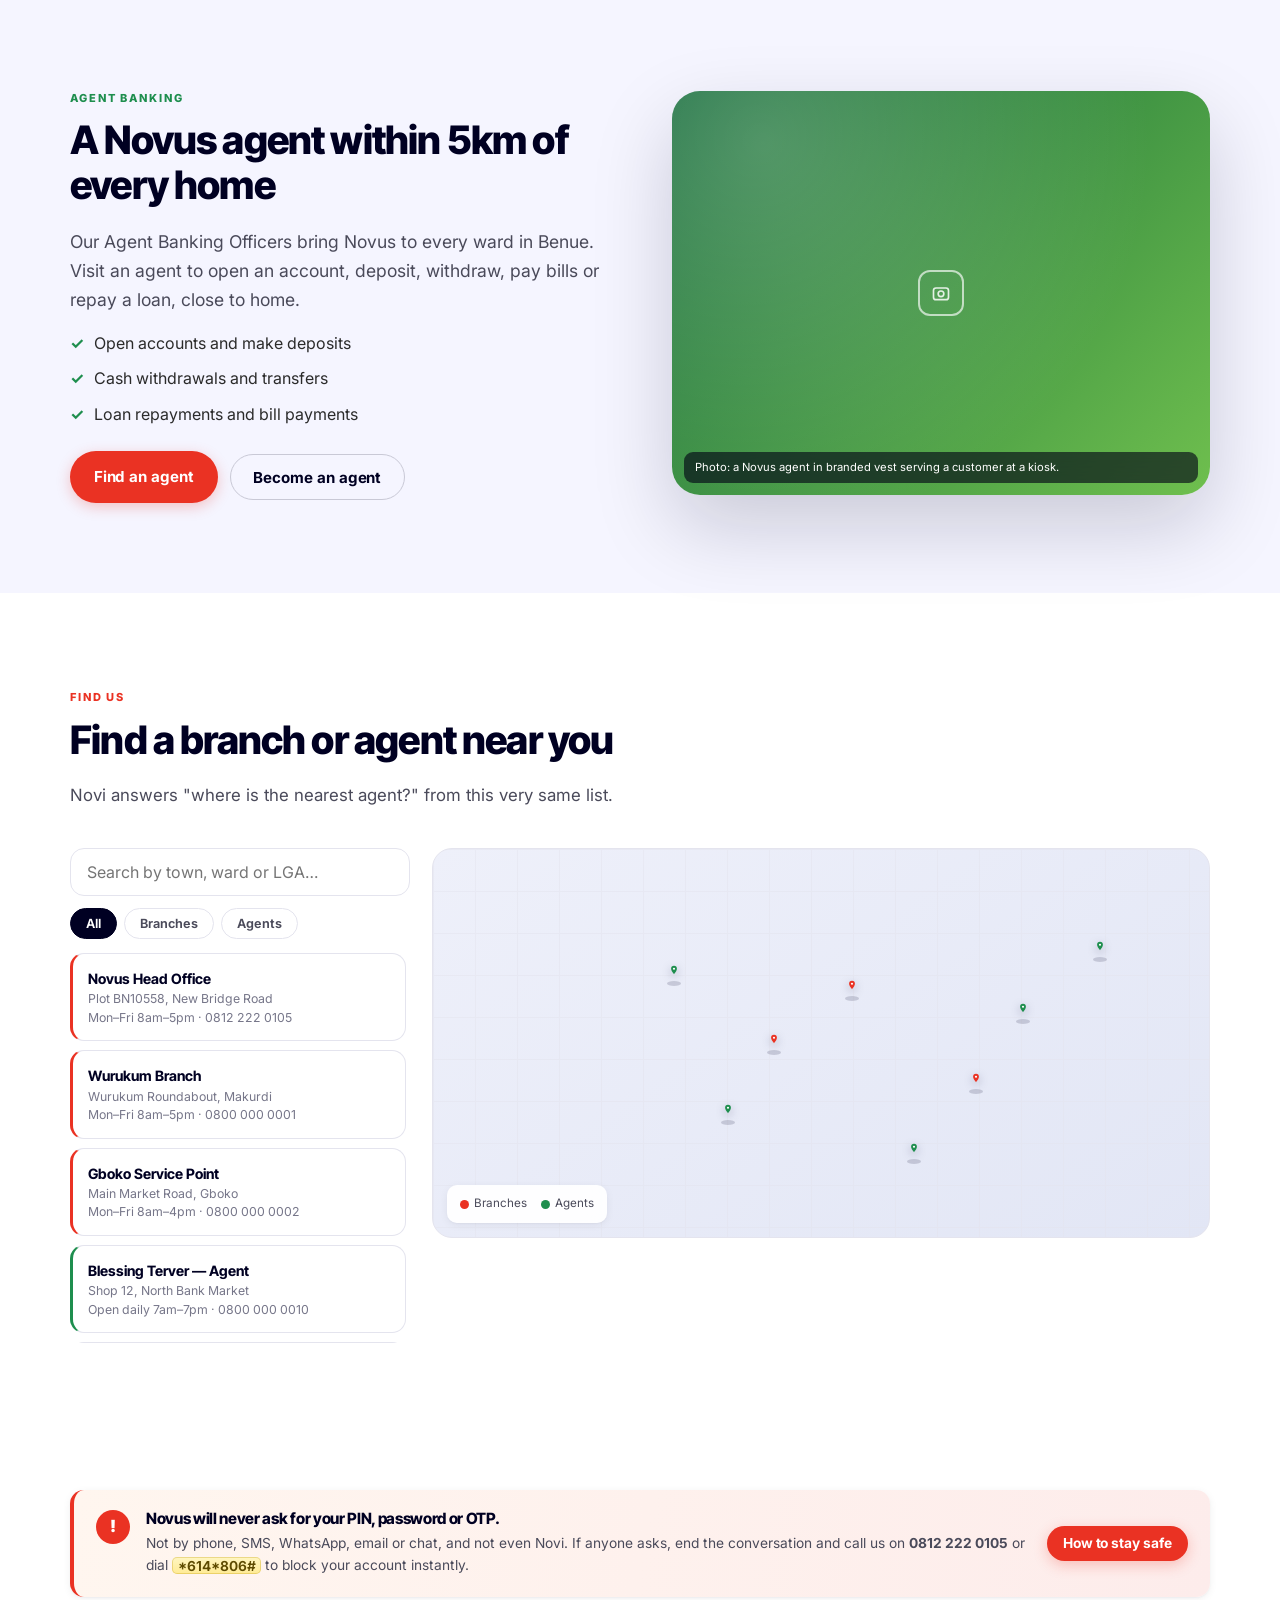
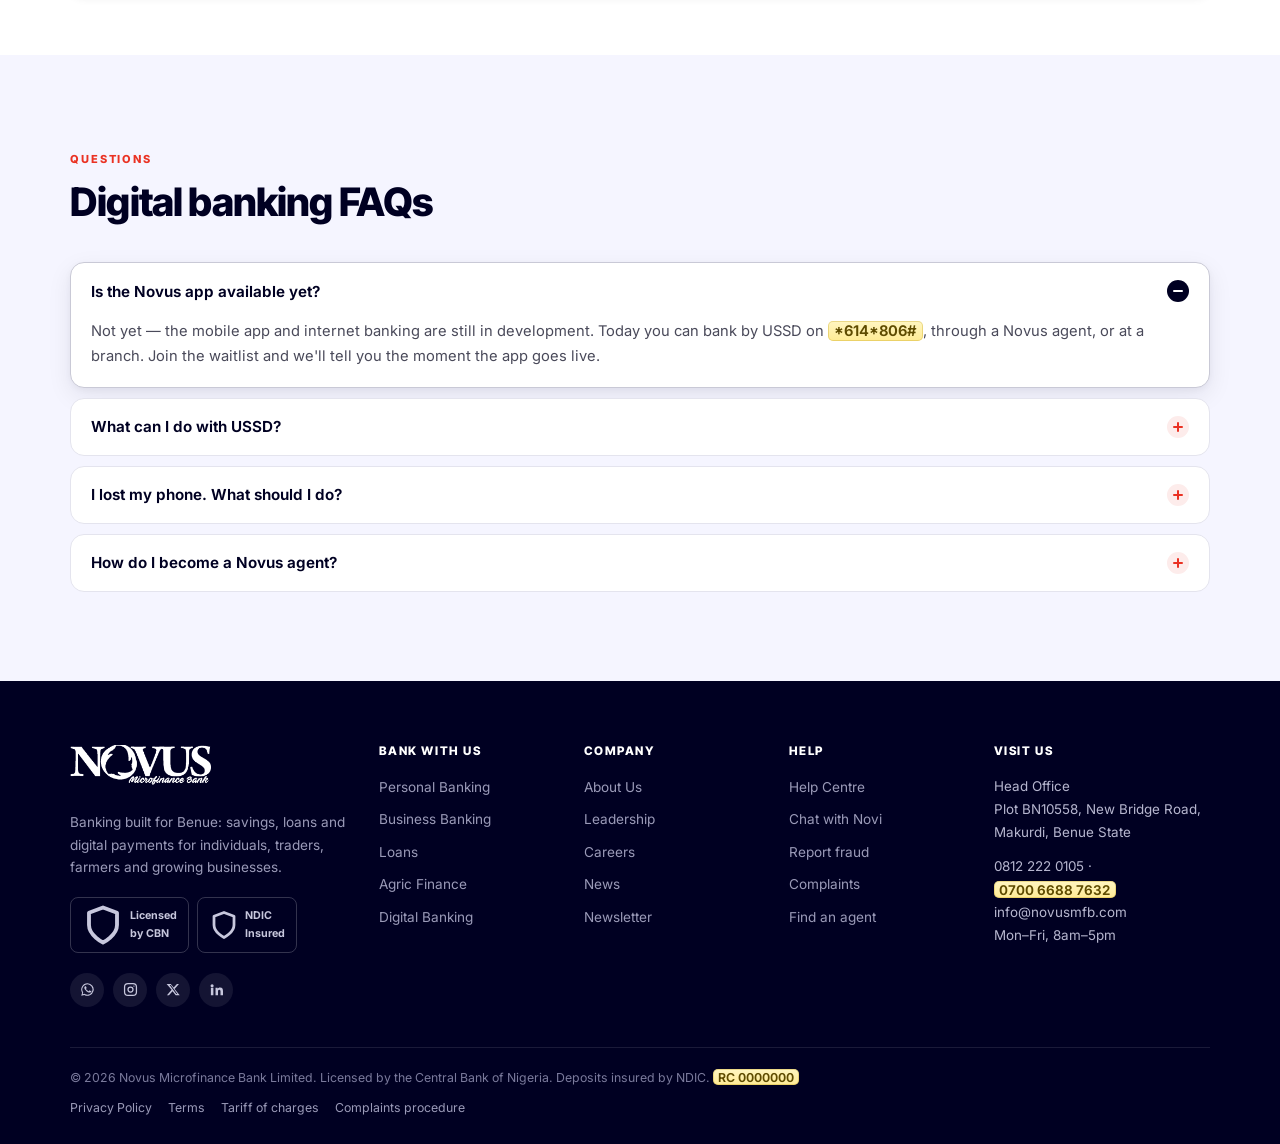
<file: digital-banking.html>
<!DOCTYPE html>
<html lang="en">
<head>
<meta charset="utf-8">
<meta name="viewport" content="width=device-width, initial-scale=1">
<title>Digital Banking | USSD, Agents &amp; Branches | Novus MFB</title>
<meta name="description" content="Bank with Novus 24/7 by USSD from any phone, or with a Novus agent near you. Transfers, bills, airtime and more. Mobile app and internet banking coming soon.">
<meta name="robots" content="noindex, nofollow">
<link rel="canonical" href="https://novusmfb.vercel.app/digital-banking">
<meta property="og:type" content="website">
<meta property="og:site_name" content="Novus Microfinance Bank">
<meta property="og:locale" content="en_NG">
<meta property="og:url" content="https://novusmfb.vercel.app/digital-banking">
<meta property="og:title" content="Digital Banking | USSD, Agents &amp; Branches | Novus MFB">
<meta property="og:description" content="Bank with Novus 24/7 by USSD from any phone, or with a Novus agent near you. Transfers, bills, airtime and more. Mobile app and internet banking coming soon.">
<meta property="og:image" content="https://novusmfb.vercel.app/assets/img/og-card.png">
<meta property="og:image:width" content="1200">
<meta property="og:image:height" content="630">
<meta property="og:image:alt" content="Novus Microfinance Bank">
<meta name="twitter:card" content="summary_large_image">
<meta name="twitter:title" content="Digital Banking | USSD, Agents &amp; Branches | Novus MFB">
<meta name="twitter:description" content="Bank with Novus 24/7 by USSD from any phone, or with a Novus agent near you. Transfers, bills, airtime and more. Mobile app and internet banking coming soon.">
<meta name="twitter:image" content="https://novusmfb.vercel.app/assets/img/og-card.png">
<meta name="theme-color" content="#000022">
<link rel="preconnect" href="https://fonts.googleapis.com">
<link rel="preconnect" href="https://fonts.gstatic.com" crossorigin>
<link href="https://fonts.googleapis.com/css2?family=Inter:wght@400..800&family=Inter+Tight:wght@600..900&display=swap" rel="stylesheet">
<link rel="stylesheet" href="assets/css/styles.css">
<link rel="stylesheet" href="assets/css/novi.css">
<link rel="icon" href="data:image/svg+xml,<svg xmlns='http://www.w3.org/2000/svg' viewBox='0 0 100 100'><rect width='100' height='100' rx='22' fill='%23000022'/><text x='50' y='70' font-family='Arial' font-size='62' font-weight='bold' fill='%23EA3223' text-anchor='middle'>N</text></svg>">
</head>
<body data-page="digital">
<script src="assets/js/splash.js"></script>

<div id="site-header-mount"></div>

<main>

  <!-- 1 · BANNER -->
  <section class="hero hero--page">
    <span class="hero__blob b1"></span>
    <span class="hero__blob b2"></span>
    <div class="wrap">
      <div class="hero__grid">
        <div data-rv="left">
          <p class="crumb"><a href="index.html">Home</a> · Digital banking</p>
          <span class="hero__tag"><span class="pulse"></span> Digital banking</span>
          <h1>Bank anywhere. Even without data.</h1>
          <p class="hero__sub">Dial our USSD code from any phone, or visit a Novus agent in your ward. Your bank, 24 hours a day, 7 days a week — our mobile app is on the way.</p>
          <div class="btn-row">
            <a class="btn" href="#ussd">See USSD codes</a>
            <a class="btn btn--outline-light" href="#locator">Find an agent</a>
          </div>
          <p style="margin-top:22px"><span class="soon soon--dark"><i></i> Mobile app &amp; internet banking coming soon</span></p>
        </div>
        <div class="hero__media" data-rv="scale" data-rv-d="120">
          <div class="photo photo--shot photo--square">
            <img src="assets/img/customer-app.jpg" width="704" height="768" loading="eager" decoding="async"
                 alt="A Novus customer smiling as she banks on her phone while walking through town.">
            <div class="photo__cap">Transfer, buy airtime and pay bills from any phone — data or no data.</div>
          </div>
        </div>
      </div>
    </div>
  </section>

  <!-- 2 · WAYS TO BANK -->
  <section class="section">
    <div class="wrap">
      <div class="sec-head" data-rv>
        <span class="eyebrow">Channels</span>
        <h2>Ways to bank with Novus</h2>
        <p>Four channels are live today. Two more are on the way.</p>
      </div>
      <div class="grid g-3" data-rv-stagger="80">
        <div class="card a-green"><span class="card__icon">#</span><h3>USSD <span class="ph">*614*806#</span></h3><p>Bank from any phone, no data needed.</p><a class="lnk" href="#ussd">See codes</a></div>
        <div class="card a-blue"><span class="card__icon">A</span><h3>Novus agents</h3><p>Deposit, withdraw and open accounts in your ward.</p><a class="lnk" href="#locator">Find an agent</a></div>
        <div class="card a-dark"><span class="card__icon">⌂</span><h3>Branches</h3><p>Full service at our Makurdi head office and service points.</p><a class="lnk" href="#locator">Find a branch</a></div>
        <div class="card a-gold"><span class="card__icon">P</span><h3>POS</h3><p>Accept card and transfer payments in your shop.</p><a class="lnk" href="contact.html">Request a POS</a></div>
        <div class="card a-dark card--soon">
          <span class="card__icon">📱</span>
          <h3>Mobile app <span class="soon"><i></i> Soon</span></h3>
          <p>Transfers, bills, savings and loans with fingerprint login.</p>
          <button class="lnk" data-novi-open data-novi-send="Notify me when the app launches">Join the waitlist</button>
        </div>
        <div class="card a-red card--soon">
          <span class="card__icon">💻</span>
          <h3>Internet banking <span class="soon"><i></i> Soon</span></h3>
          <p>Full account control from any computer.</p>
          <button class="lnk" data-novi-open data-novi-send="Notify me when the app launches">Join the waitlist</button>
        </div>
      </div>
    </div>
  </section>

  <!-- 3 · APP PROMO -->
  <section class="section section--mist" id="app">
    <div class="wrap">
      <div class="split">
        <div data-rv="left">
          <span class="soon" style="margin-bottom:14px"><i></i> In development</span>
          <h2>The Novus app is coming</h2>
          <p class="lede">We're building a single secure app to open an account, move money, save, borrow and get help from Novi. Here's what it will do when it lands.</p>
          <ul style="list-style:none;padding:0;margin:0 0 22px">
            <li style="display:flex;gap:10px;margin-bottom:9px"><b style="color:var(--gold)">•</b> Sign up with BVN or NIN in minutes</li>
            <li style="display:flex;gap:10px;margin-bottom:9px"><b style="color:var(--gold)">•</b> Instant transfers and bill payments</li>
            <li style="display:flex;gap:10px;margin-bottom:9px"><b style="color:var(--gold)">•</b> Freeze your card or account in one tap</li>
            <li style="display:flex;gap:10px"><b style="color:var(--gold)">•</b> Novi built in for 24/7 help</li>
          </ul>
          <p><b>Until then</b>, everything you need is on USSD, with our agents or at a branch.</p>
          <div class="ussd-box"><small>Bank today — dial</small><b class="ph">*614*806#</b></div>
          <div class="store-row" style="margin-bottom:18px">
            <span class="store-btn"><svg viewBox="0 0 24 24" fill="currentColor"><path d="M4 2.5v19c0 .6.6 1 1.1.7l12.6-9.2c.5-.4.5-1.1 0-1.4L5.1 1.8C4.6 1.5 4 1.9 4 2.5z"/></svg><span><small>Coming soon to</small><b>Google Play</b></span></span>
            <span class="store-btn"><svg viewBox="0 0 24 24" fill="currentColor"><path d="M16.3 12.7c0-2.3 1.9-3.4 2-3.5-1.1-1.6-2.8-1.8-3.4-1.8-1.4-.1-2.8.9-3.6.9-.7 0-1.9-.9-3.1-.8-1.6 0-3 .9-3.8 2.3-1.6 2.8-.4 7 1.2 9.3.8 1.1 1.7 2.4 2.9 2.3 1.2 0 1.6-.7 3-.7s1.8.7 3 .7 2-1.1 2.8-2.2c.9-1.3 1.2-2.5 1.3-2.6-.1 0-2.4-1-2.4-3.9zM14.1 5.3c.6-.8 1.1-1.9 1-3-1 0-2.1.6-2.8 1.5-.6.7-1.2 1.8-1 2.9 1.1.1 2.2-.6 2.8-1.4z"/></svg><span><small>Coming soon to</small><b>App Store</b></span></span>
          </div>
          <button class="btn" data-novi-open data-novi-send="Notify me when the app launches">Join the waitlist</button>
        </div>
        <div data-rv="right" data-rv-d="120">
          <div class="phone__wrap">
            <span class="soon phone__tag"><i></i> App preview · coming soon</span>
            <div class="phone phone--soon">
              <div class="phone__screen">
                <div class="phone__top"><b>Hi, Terver 👋</b><span class="phone__av">N</span></div>
                <div class="phone__bal"><small>Savings balance</small><b>&#8358; • • • • • •</b></div>
                <div class="phone__grid">
                  <div>Transfer</div><div>Airtime</div>
                  <div>Pay bills</div><div>Loans</div>
                  <div>Save</div><div>Cards</div>
                </div>
                <div class="phone__ask"><i>N</i> Ask Novi anything…</div>
              </div>
            </div>
          </div>
        </div>
      </div>
    </div>
  </section>

  <!-- 4 · USSD CODES -->
  <section class="section" id="ussd">
    <div class="wrap">
      <div class="sec-head" data-rv>
        <span class="eyebrow">USSD</span>
        <h2>USSD quick codes</h2>
        <p>Dial from the phone number linked to your account. All codes below are demo placeholders.</p>
      </div>
      <div class="table-wrap" data-rv>
        <table>
          <thead><tr><th>What you want to do</th><th>Dial</th></tr></thead>
          <tbody>
            <tr><td>Open an account</td><td><span class="ph">*614*806*1#</span></td></tr>
            <tr><td>Check balance</td><td><span class="ph">*614*806*2#</span></td></tr>
            <tr><td>Transfer money</td><td><span class="ph">*614*806*3#</span></td></tr>
            <tr><td>Buy airtime</td><td><span class="ph">*614*806*4#</span></td></tr>
            <tr><td>Block your account (emergency)</td><td><span class="ph">*614*806*911#</span></td></tr>
          </tbody>
        </table>
      </div>
      <div class="btn-row" style="margin-top:24px" data-rv>
        <button class="btn btn--ghost" data-novi-open data-novi-send="Show me USSD codes">Ask Novi for these codes</button>
      </div>
    </div>
  </section>

  <!-- 5 · AGENT BANKING -->
  <section class="section section--mist">
    <div class="wrap">
      <div class="split">
        <div data-rv="left">
          <span class="eyebrow eyebrow--green">Agent banking</span>
          <h2>A Novus agent within 5km of every home</h2>
          <p class="lede">Our Agent Banking Officers bring Novus to every ward in Benue. Visit an agent to open an account, deposit, withdraw, pay bills or repay a loan, close to home.</p>
          <ul style="list-style:none;padding:0;margin:0 0 24px">
            <li style="display:flex;gap:10px;margin-bottom:9px"><b style="color:var(--green)">✓</b> Open accounts and make deposits</li>
            <li style="display:flex;gap:10px;margin-bottom:9px"><b style="color:var(--green)">✓</b> Cash withdrawals and transfers</li>
            <li style="display:flex;gap:10px"><b style="color:var(--green)">✓</b> Loan repayments and bill payments</li>
          </ul>
          <div class="btn-row">
            <a class="btn" href="#locator">Find an agent</a>
            <button class="btn btn--ghost" data-novi-open data-novi-send="Become an agent">Become an agent</button>
          </div>
        </div>
        <div data-rv="right" data-rv-d="100">
          <div class="photo photo--green">
            <div class="photo__icon"><svg width="20" height="20" viewBox="0 0 24 24" fill="none" stroke="currentColor" stroke-width="2"><rect x="3" y="6" width="18" height="14" rx="3"/><circle cx="12" cy="13" r="3.4"/></svg></div>
            <div class="photo__note">Photo: a Novus agent in branded vest serving a customer at a kiosk.</div>
          </div>
        </div>
      </div>
    </div>
  </section>

  <!-- 6 · LOCATOR -->
  <section class="section" id="locator">
    <div class="wrap">
      <div class="sec-head" data-rv>
        <span class="eyebrow">Find us</span>
        <h2>Find a branch or agent near you</h2>
        <p>Novi answers "where is the nearest agent?" from this very same list.</p>
      </div>
      <div class="locator" id="locator-root" data-rv>
        <div>
          <input class="loc-search" id="locSearch" type="search" placeholder="Search by town, ward or LGA…" aria-label="Search locations">
          <div class="loc-filters" id="locFilters">
            <button class="chip is-on" data-filter="all">All</button>
            <button class="chip" data-filter="branch">Branches</button>
            <button class="chip" data-filter="agent">Agents</button>
          </div>
          <div class="loc-list" id="locList"></div>
        </div>
        <div class="loc-map" id="locMap">
          <div class="map-legend">
            <span><i style="background:#EA3223"></i> Branches</span>
            <span><i style="background:#1E8E4E"></i> Agents</span>
          </div>
        </div>
      </div>
    </div>
  </section>

  <!-- 7 · SECURITY -->
  <section class="section section--tight">
    <div class="wrap">
      <div class="alert" data-rv>
        <div class="alert__icon">!</div>
        <div>
          <h4>Novus will never ask for your PIN, password or OTP.</h4>
          <p>Not by phone, SMS, WhatsApp, email or chat, and not even Novi. If anyone asks, end the conversation and call us on <b>0812 222 0105</b> or dial <span class="ph">*614*806#</span> to block your account instantly.</p>
        </div>
        <button class="btn btn--sm" data-novi-open data-novi-send="How to stay safe">How to stay safe</button>
      </div>
    </div>
  </section>

  <!-- 8 · FAQS -->
  <section class="section section--mist">
    <div class="wrap">
      <div class="sec-head" data-rv>
        <span class="eyebrow">Questions</span>
        <h2>Digital banking FAQs</h2>
      </div>
      <div class="faq" data-rv>
        <div class="faq__item is-open">
          <button class="faq__q" aria-expanded="true">Is the Novus app available yet?<span class="faq__sign"></span></button>
          <div class="faq__a"><div class="faq__a-inner"><p>Not yet — the mobile app and internet banking are still in development. Today you can bank by USSD on <span class="ph">*614*806#</span>, through a Novus agent, or at a branch. Join the waitlist and we'll tell you the moment the app goes live.</p></div></div>
        </div>
        <div class="faq__item">
          <button class="faq__q" aria-expanded="false">What can I do with USSD?<span class="faq__sign"></span></button>
          <div class="faq__a"><div class="faq__a-inner"><p>Check your balance, transfer money, buy airtime and block your account from any phone, without data.</p></div></div>
        </div>
        <div class="faq__item">
          <button class="faq__q" aria-expanded="false">I lost my phone. What should I do?<span class="faq__sign"></span></button>
          <div class="faq__a"><div class="faq__a-inner"><p>Dial <span class="ph">*614*806#</span> from another phone or call 0812 222 0105 immediately to block your account, then visit a branch to restore access.</p></div></div>
        </div>
        <div class="faq__item">
          <button class="faq__q" aria-expanded="false">How do I become a Novus agent?<span class="faq__sign"></span></button>
          <div class="faq__a"><div class="faq__a-inner"><p>Apply on our Become an Agent page. You'll need a shop or kiosk, a valid ID and BVN, and you'll attend our induction training.</p></div></div>
        </div>
      </div>
    </div>
  </section>

</main>

<div id="site-footer-mount"></div>

<script src="assets/js/site.js"></script>
<script src="assets/js/novi.js"></script>
</body>
</html>
</file>
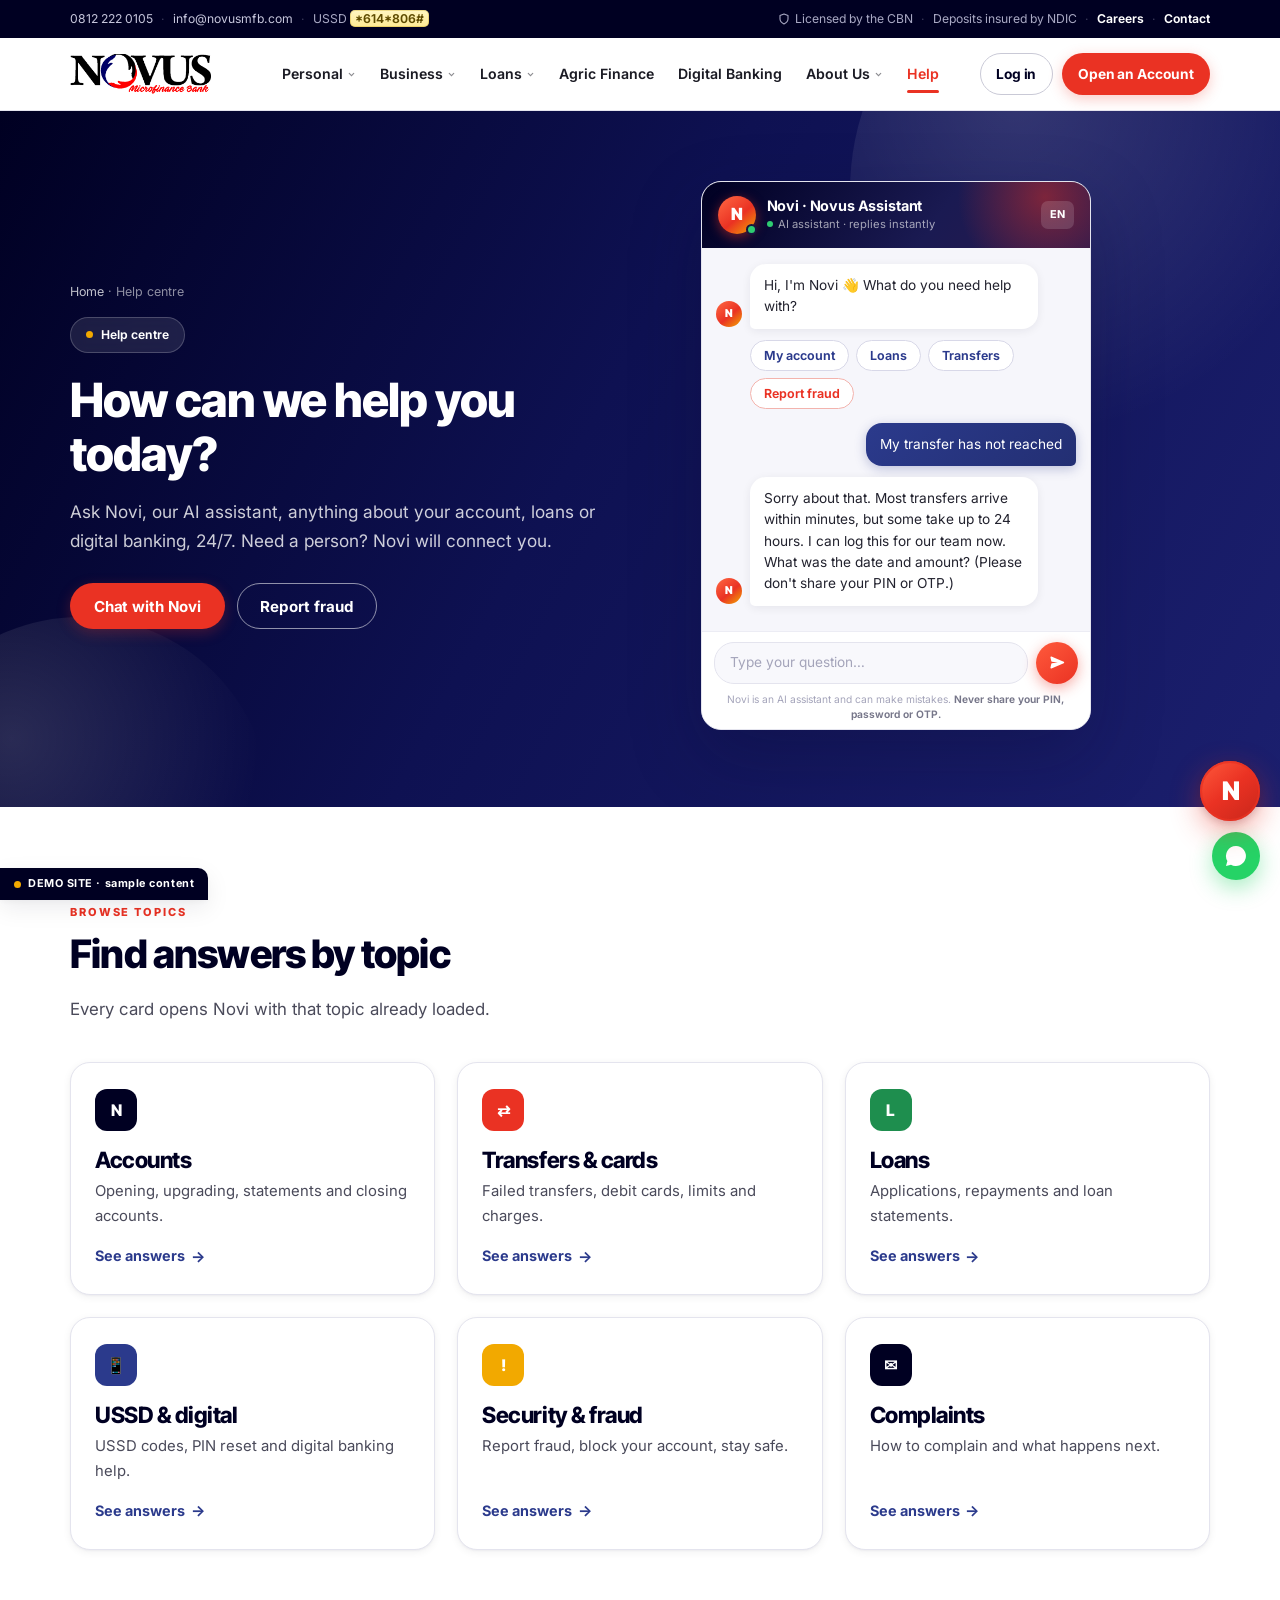
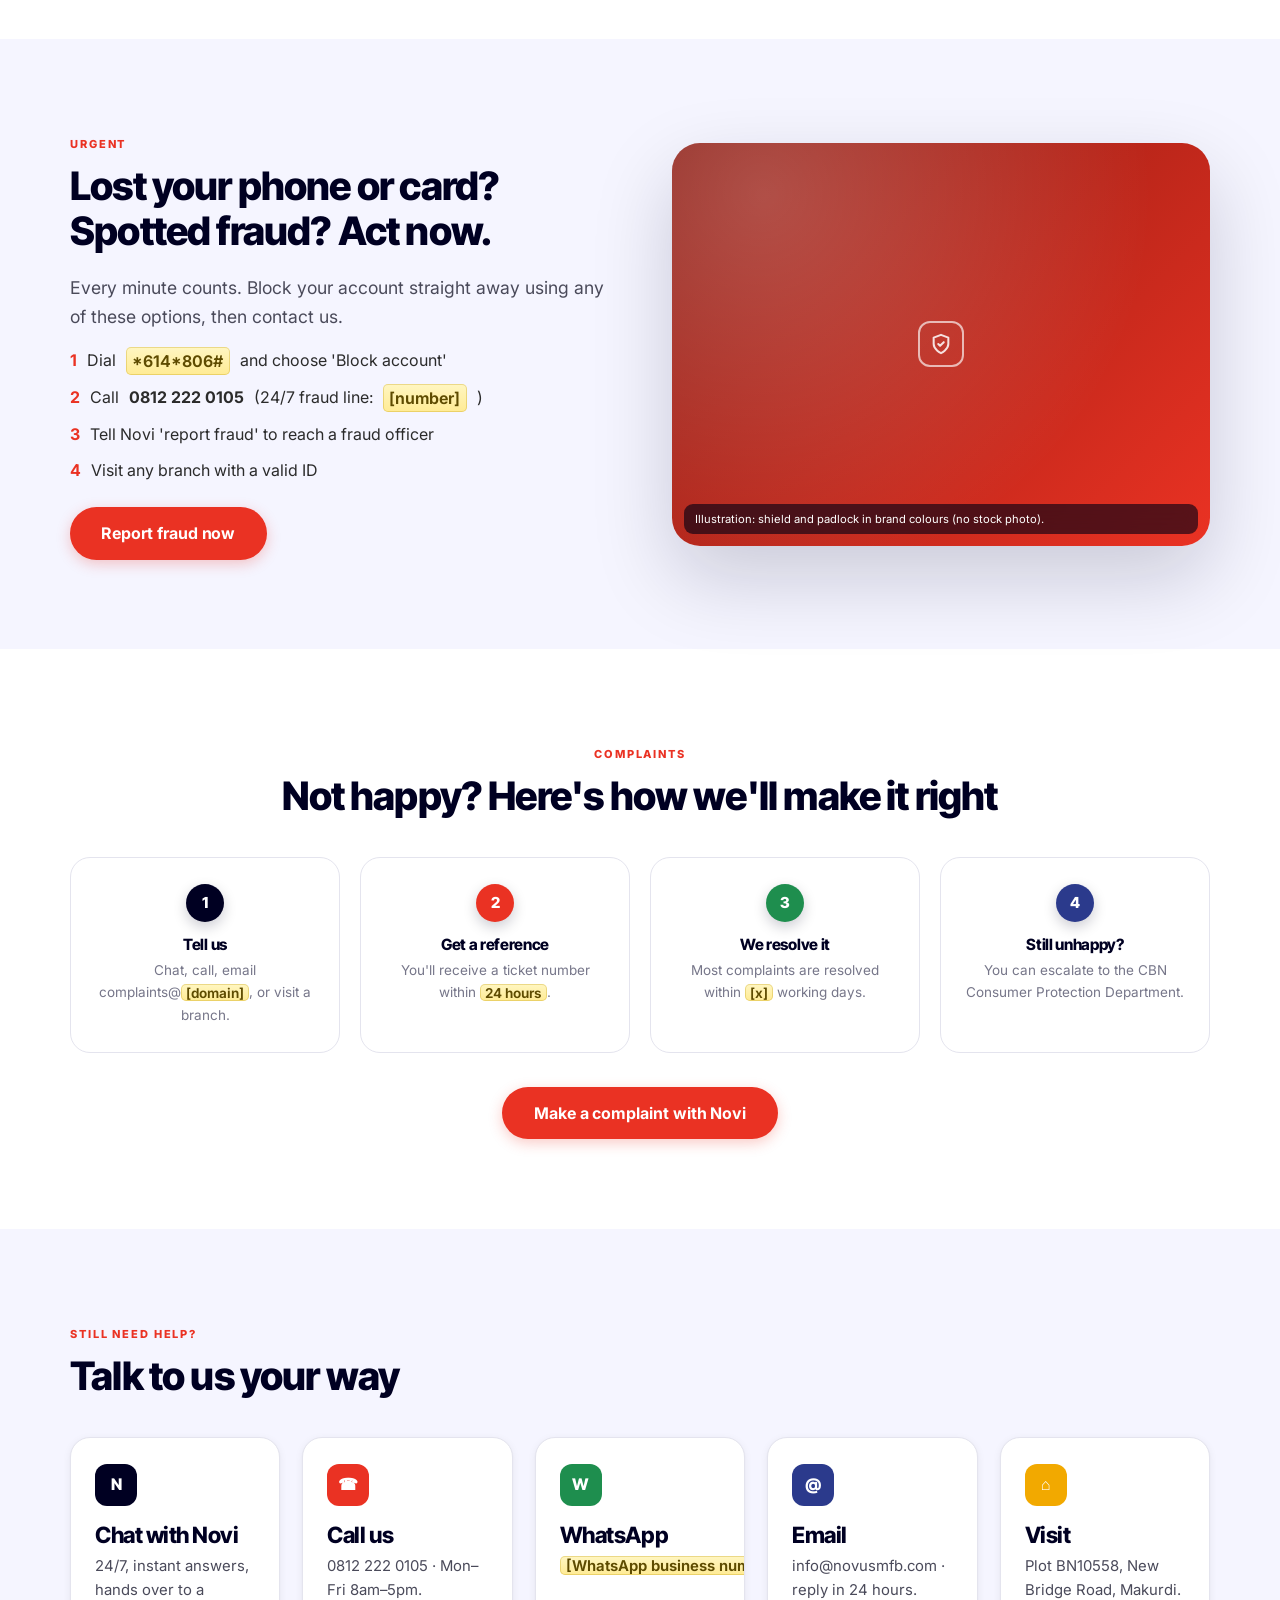
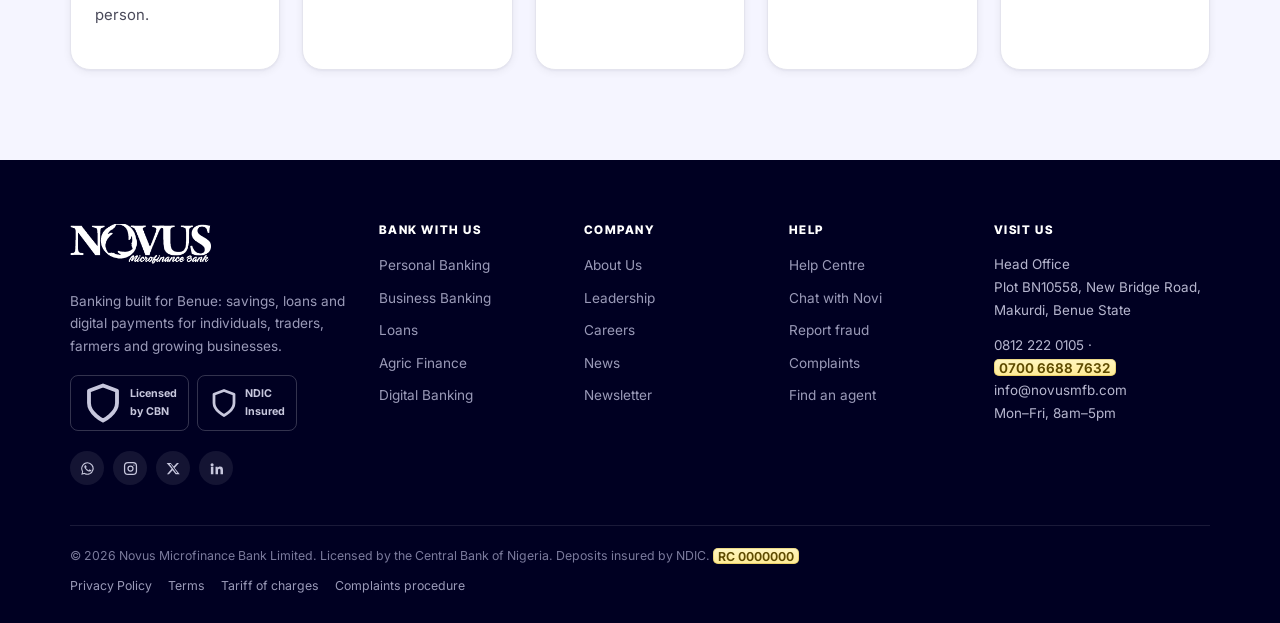
<file: help.html>
<!DOCTYPE html>
<html lang="en">
<head>
<meta charset="utf-8">
<meta name="viewport" content="width=device-width, initial-scale=1">
<title>Help Centre | FAQs, Fraud Reporting &amp; Complaints | Novus MFB</title>
<meta name="description" content="Get answers 24/7 from Novi, our AI assistant, browse FAQs, report fraud or make a complaint to Novus Microfinance Bank.">
<meta name="robots" content="noindex, nofollow">
<link rel="canonical" href="https://novusmfb.vercel.app/help">
<meta property="og:type" content="website">
<meta property="og:site_name" content="Novus Microfinance Bank">
<meta property="og:locale" content="en_NG">
<meta property="og:url" content="https://novusmfb.vercel.app/help">
<meta property="og:title" content="Help Centre | FAQs, Fraud Reporting &amp; Complaints | Novus MFB">
<meta property="og:description" content="Get answers 24/7 from Novi, our AI assistant, browse FAQs, report fraud or make a complaint to Novus Microfinance Bank.">
<meta property="og:image" content="https://novusmfb.vercel.app/assets/img/og-card.png">
<meta property="og:image:width" content="1200">
<meta property="og:image:height" content="630">
<meta property="og:image:alt" content="Novus Microfinance Bank">
<meta name="twitter:card" content="summary_large_image">
<meta name="twitter:title" content="Help Centre | FAQs, Fraud Reporting &amp; Complaints | Novus MFB">
<meta name="twitter:description" content="Get answers 24/7 from Novi, our AI assistant, browse FAQs, report fraud or make a complaint to Novus Microfinance Bank.">
<meta name="twitter:image" content="https://novusmfb.vercel.app/assets/img/og-card.png">
<meta name="theme-color" content="#000022">
<link rel="preconnect" href="https://fonts.googleapis.com">
<link rel="preconnect" href="https://fonts.gstatic.com" crossorigin>
<link href="https://fonts.googleapis.com/css2?family=Inter:wght@400..800&family=Inter+Tight:wght@600..900&display=swap" rel="stylesheet">
<link rel="stylesheet" href="assets/css/styles.css">
<link rel="stylesheet" href="assets/css/novi.css">
<link rel="icon" href="data:image/svg+xml,<svg xmlns='http://www.w3.org/2000/svg' viewBox='0 0 100 100'><rect width='100' height='100' rx='22' fill='%23000022'/><text x='50' y='70' font-family='Arial' font-size='62' font-weight='bold' fill='%23EA3223' text-anchor='middle'>N</text></svg>">
</head>
<body data-page="help">
<script src="assets/js/splash.js"></script>

<div id="site-header-mount"></div>

<main>

  <!-- 1 · HELP BANNER WITH NOVI -->
  <section class="hero hero--page">
    <span class="hero__blob b1"></span>
    <span class="hero__blob b2"></span>
    <div class="wrap">
      <div class="hero__grid">
        <div data-rv="left">
          <p class="crumb"><a href="index.html">Home</a> · Help centre</p>
          <span class="hero__tag"><span class="pulse"></span> Help centre</span>
          <h1>How can we help you today?</h1>
          <p class="hero__sub">Ask Novi, our AI assistant, anything about your account, loans or digital banking, 24/7. Need a person? Novi will connect you.</p>
          <div class="btn-row">
            <button class="btn" data-novi-open>Chat with Novi</button>
            <button class="btn btn--outline-light" data-novi-open data-novi-send="I want to report fraud">Report fraud</button>
          </div>
        </div>
        <div class="hero__media" data-rv="scale" data-rv-d="120">
          <div class="novi novi-preview" aria-hidden="true">
            <div class="novi-head">
              <div class="novi-av">N<span class="novi-av__live"></span></div>
              <div class="novi-head__t"><b>Novi · Novus Assistant</b><span><i></i> AI assistant · replies instantly</span></div>
              <span class="novi-lang">EN</span>
            </div>
            <div class="novi-body">
              <div class="novi-row"><div class="novi-row__av">N</div><div class="novi-msg">Hi, I'm Novi 👋 What do you need help with?</div></div>
              <div class="novi-chips">
                <button class="novi-chip">My account</button>
                <button class="novi-chip">Loans</button>
                <button class="novi-chip">Transfers</button>
                <button class="novi-chip novi-chip--urgent">Report fraud</button>
              </div>
              <div class="novi-row novi-row--me"><div class="novi-msg">My transfer has not reached</div></div>
              <div class="novi-row"><div class="novi-row__av">N</div><div class="novi-msg">Sorry about that. Most transfers arrive within minutes, but some take up to 24 hours. I can log this for our team now. What was the date and amount? (Please don't share your PIN or OTP.)</div></div>
            </div>
            <div class="novi-foot">
              <div class="novi-form">
                <div class="novi-input" style="color:#a4a4ba">Type your question…</div>
                <span class="novi-send"><svg viewBox="0 0 24 24" fill="currentColor" width="17" height="17"><path d="M3.4 20.4l17.4-7.5c.9-.4.9-1.6 0-2L3.4 3.6c-.7-.3-1.5.2-1.4 1L3.2 10c.1.4.4.8.9.9l8.3 1.1-8.3 1.1c-.5.1-.8.4-.9.9l-1.2 5.4c-.1.8.7 1.3 1.4 1z"/></svg></span>
              </div>
              <p class="novi-disclaim">Novi is an AI assistant and can make mistakes. <b>Never share your PIN, password or OTP.</b></p>
            </div>
          </div>
        </div>
      </div>
    </div>
  </section>

  <!-- 2 · HELP TOPICS -->
  <section class="section">
    <div class="wrap">
      <div class="sec-head" data-rv>
        <span class="eyebrow">Browse topics</span>
        <h2>Find answers by topic</h2>
        <p>Every card opens Novi with that topic already loaded.</p>
      </div>
      <div class="grid g-3" data-rv-stagger="80">
        <button class="card a-dark" data-novi-open data-novi-send="I need help with my account"><span class="card__icon">N</span><h3>Accounts</h3><p>Opening, upgrading, statements and closing accounts.</p><span class="lnk">See answers</span></button>
        <button class="card a-red" data-novi-open data-novi-send="My transfer has not reached"><span class="card__icon">⇄</span><h3>Transfers &amp; cards</h3><p>Failed transfers, debit cards, limits and charges.</p><span class="lnk">See answers</span></button>
        <button class="card a-green" data-novi-open data-novi-send="I have a question about loans"><span class="card__icon">L</span><h3>Loans</h3><p>Applications, repayments and loan statements.</p><span class="lnk">See answers</span></button>
        <button class="card a-blue" data-novi-open data-novi-send="Show me USSD codes"><span class="card__icon">📱</span><h3>USSD &amp; digital</h3><p>USSD codes, PIN reset and digital banking help.</p><span class="lnk">See answers</span></button>
        <button class="card a-gold" data-novi-open data-novi-send="How to stay safe"><span class="card__icon">!</span><h3>Security &amp; fraud</h3><p>Report fraud, block your account, stay safe.</p><span class="lnk">See answers</span></button>
        <button class="card a-dark" data-novi-open data-novi-send="How do I complain"><span class="card__icon">✉</span><h3>Complaints</h3><p>How to complain and what happens next.</p><span class="lnk">See answers</span></button>
      </div>
    </div>
  </section>

  <!-- 3 · REPORT FRAUD -->
  <section class="section section--mist" id="fraud">
    <div class="wrap">
      <div class="split">
        <div data-rv="left">
          <span class="eyebrow">Urgent</span>
          <h2>Lost your phone or card? Spotted fraud? Act now.</h2>
          <p class="lede">Every minute counts. Block your account straight away using any of these options, then contact us.</p>
          <ul style="list-style:none;padding:0;margin:0 0 24px">
            <li style="display:flex;gap:10px;margin-bottom:9px"><b style="color:var(--red)">1</b> Dial <span class="ph">*614*806#</span> and choose 'Block account'</li>
            <li style="display:flex;gap:10px;margin-bottom:9px"><b style="color:var(--red)">2</b> Call <b>0812 222 0105</b> (24/7 fraud line: <span class="ph">[number]</span>)</li>
            <li style="display:flex;gap:10px;margin-bottom:9px"><b style="color:var(--red)">3</b> Tell Novi 'report fraud' to reach a fraud officer</li>
            <li style="display:flex;gap:10px"><b style="color:var(--red)">4</b> Visit any branch with a valid ID</li>
          </ul>
          <button class="btn btn--lg" data-novi-open data-novi-send="I want to report fraud">Report fraud now</button>
        </div>
        <div data-rv="right" data-rv-d="100">
          <div class="photo photo--red">
            <div class="photo__icon"><svg width="22" height="22" viewBox="0 0 24 24" fill="none" stroke="currentColor" stroke-width="2.2" stroke-linecap="round" stroke-linejoin="round"><path d="M12 22s8-4 8-10V5l-8-3-8 3v7c0 6 8 10 8 10z"/><path d="M9 12l2 2 4-4"/></svg></div>
            <div class="photo__note">Illustration: shield and padlock in brand colours (no stock photo).</div>
          </div>
        </div>
      </div>
    </div>
  </section>

  <!-- 4 · COMPLAINTS -->
  <section class="section" id="complaints">
    <div class="wrap center">
      <div class="sec-head center" data-rv>
        <span class="eyebrow">Complaints</span>
        <h2>Not happy? Here's how we'll make it right</h2>
      </div>
      <div class="steps g-4" data-rv-stagger="90">
        <div class="step"><div class="step__n">1</div><h4>Tell us</h4><p>Chat, call, email complaints@<span class="ph">[domain]</span>, or visit a branch.</p></div>
        <div class="step"><div class="step__n">2</div><h4>Get a reference</h4><p>You'll receive a ticket number within <span class="ph">24 hours</span>.</p></div>
        <div class="step"><div class="step__n">3</div><h4>We resolve it</h4><p>Most complaints are resolved within <span class="ph">[x]</span> working days.</p></div>
        <div class="step"><div class="step__n">4</div><h4>Still unhappy?</h4><p>You can escalate to the CBN Consumer Protection Department.</p></div>
      </div>
      <div class="btn-row btn-row--center" style="margin-top:34px" data-rv>
        <button class="btn btn--lg" data-novi-open data-novi-send="Make a complaint">Make a complaint with Novi</button>
      </div>
    </div>
  </section>

  <!-- 5 · CONTACT OPTIONS -->
  <section class="section section--mist">
    <div class="wrap">
      <div class="sec-head" data-rv>
        <span class="eyebrow">Still need help?</span>
        <h2>Talk to us your way</h2>
      </div>
      <div class="grid g-5" data-rv-stagger="80">
        <button class="card a-dark" data-novi-open><span class="card__icon">N</span><h3>Chat with Novi</h3><p>24/7, instant answers, hands over to a person.</p></button>
        <a class="card a-red" href="tel:+2348122220105"><span class="card__icon">☎</span><h3>Call us</h3><p>0812 222 0105 · Mon–Fri 8am–5pm.</p></a>
        <a class="card a-green" href="#"><span class="card__icon">W</span><h3>WhatsApp</h3><p><span class="ph">[WhatsApp business number]</span></p></a>
        <a class="card a-blue" href="mailto:info@novusmfb.com"><span class="card__icon">@</span><h3>Email</h3><p>info@novusmfb.com · reply in 24 hours.</p></a>
        <a class="card a-gold" href="contact.html"><span class="card__icon">⌂</span><h3>Visit</h3><p>Plot BN10558, New Bridge Road, Makurdi.</p></a>
      </div>
    </div>
  </section>

</main>

<div id="site-footer-mount"></div>

<script src="assets/js/site.js"></script>
<script src="assets/js/novi.js"></script>
</body>
</html>
</file>
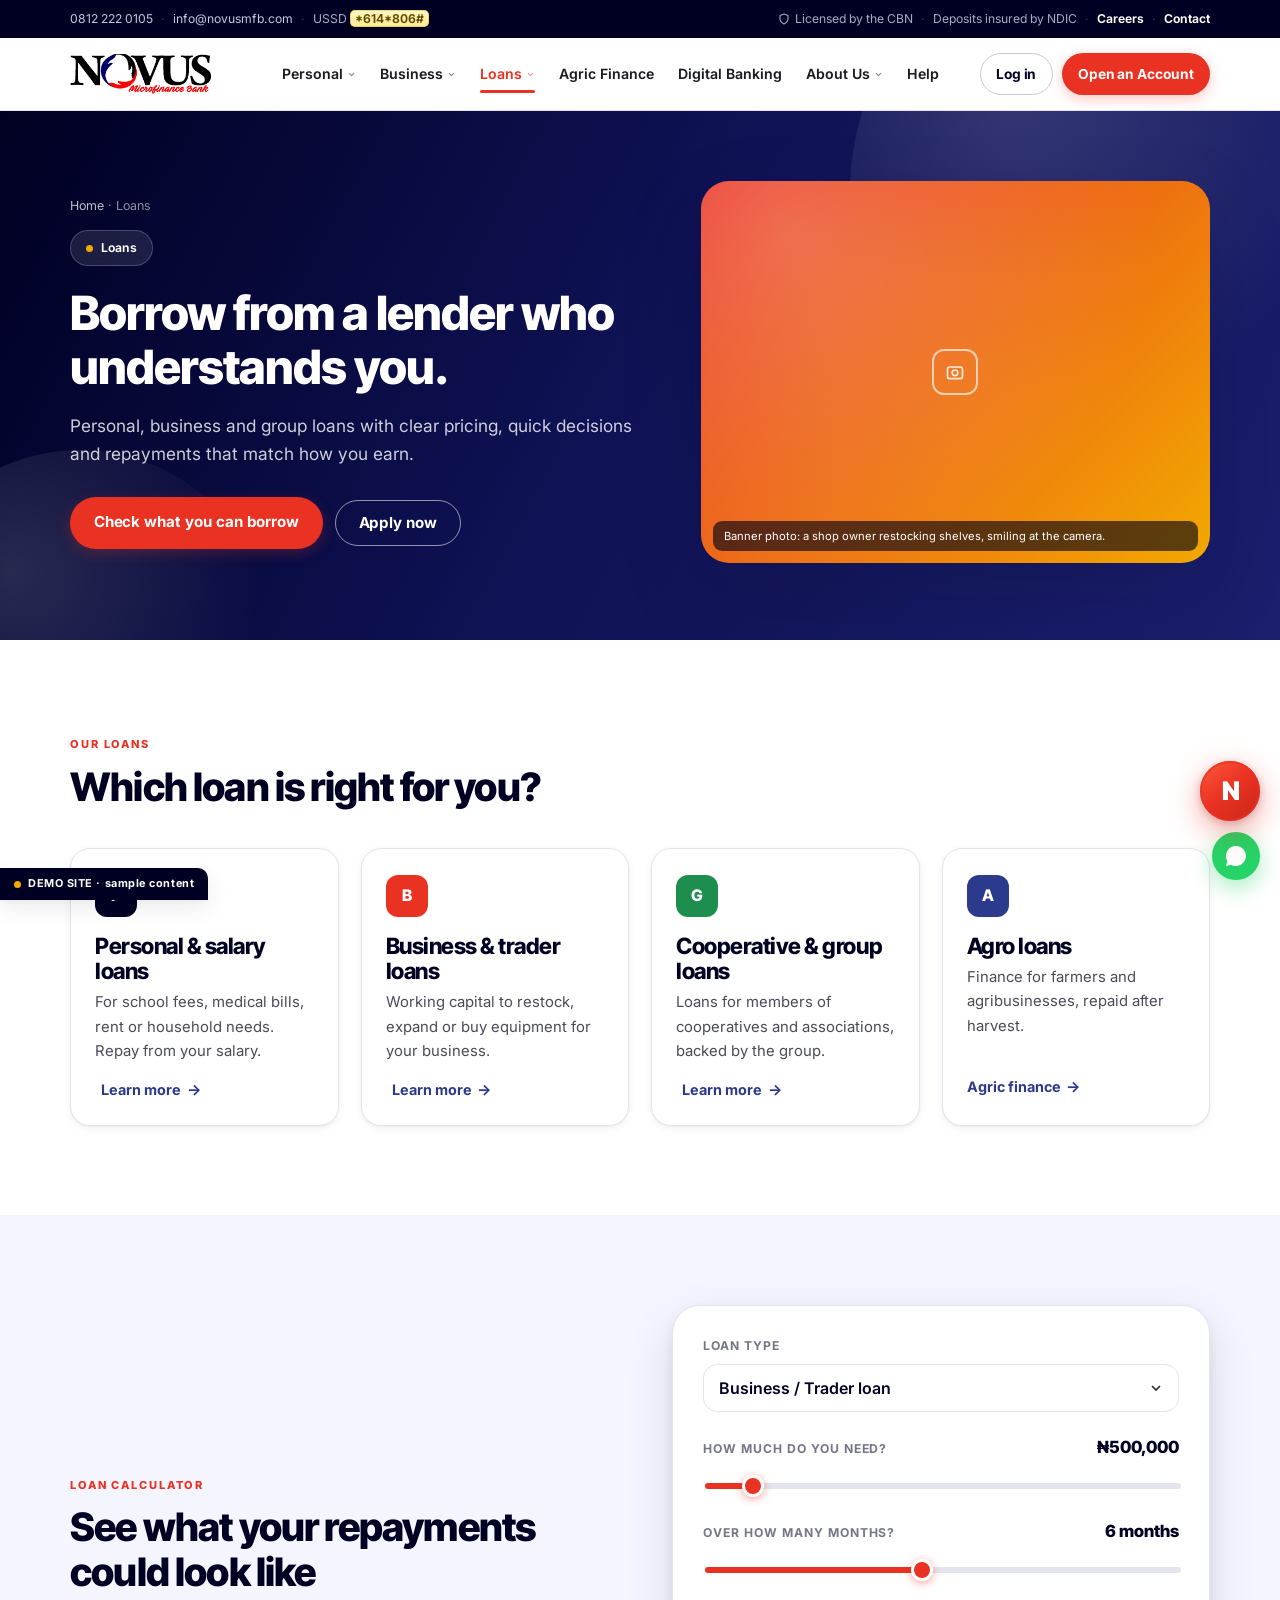
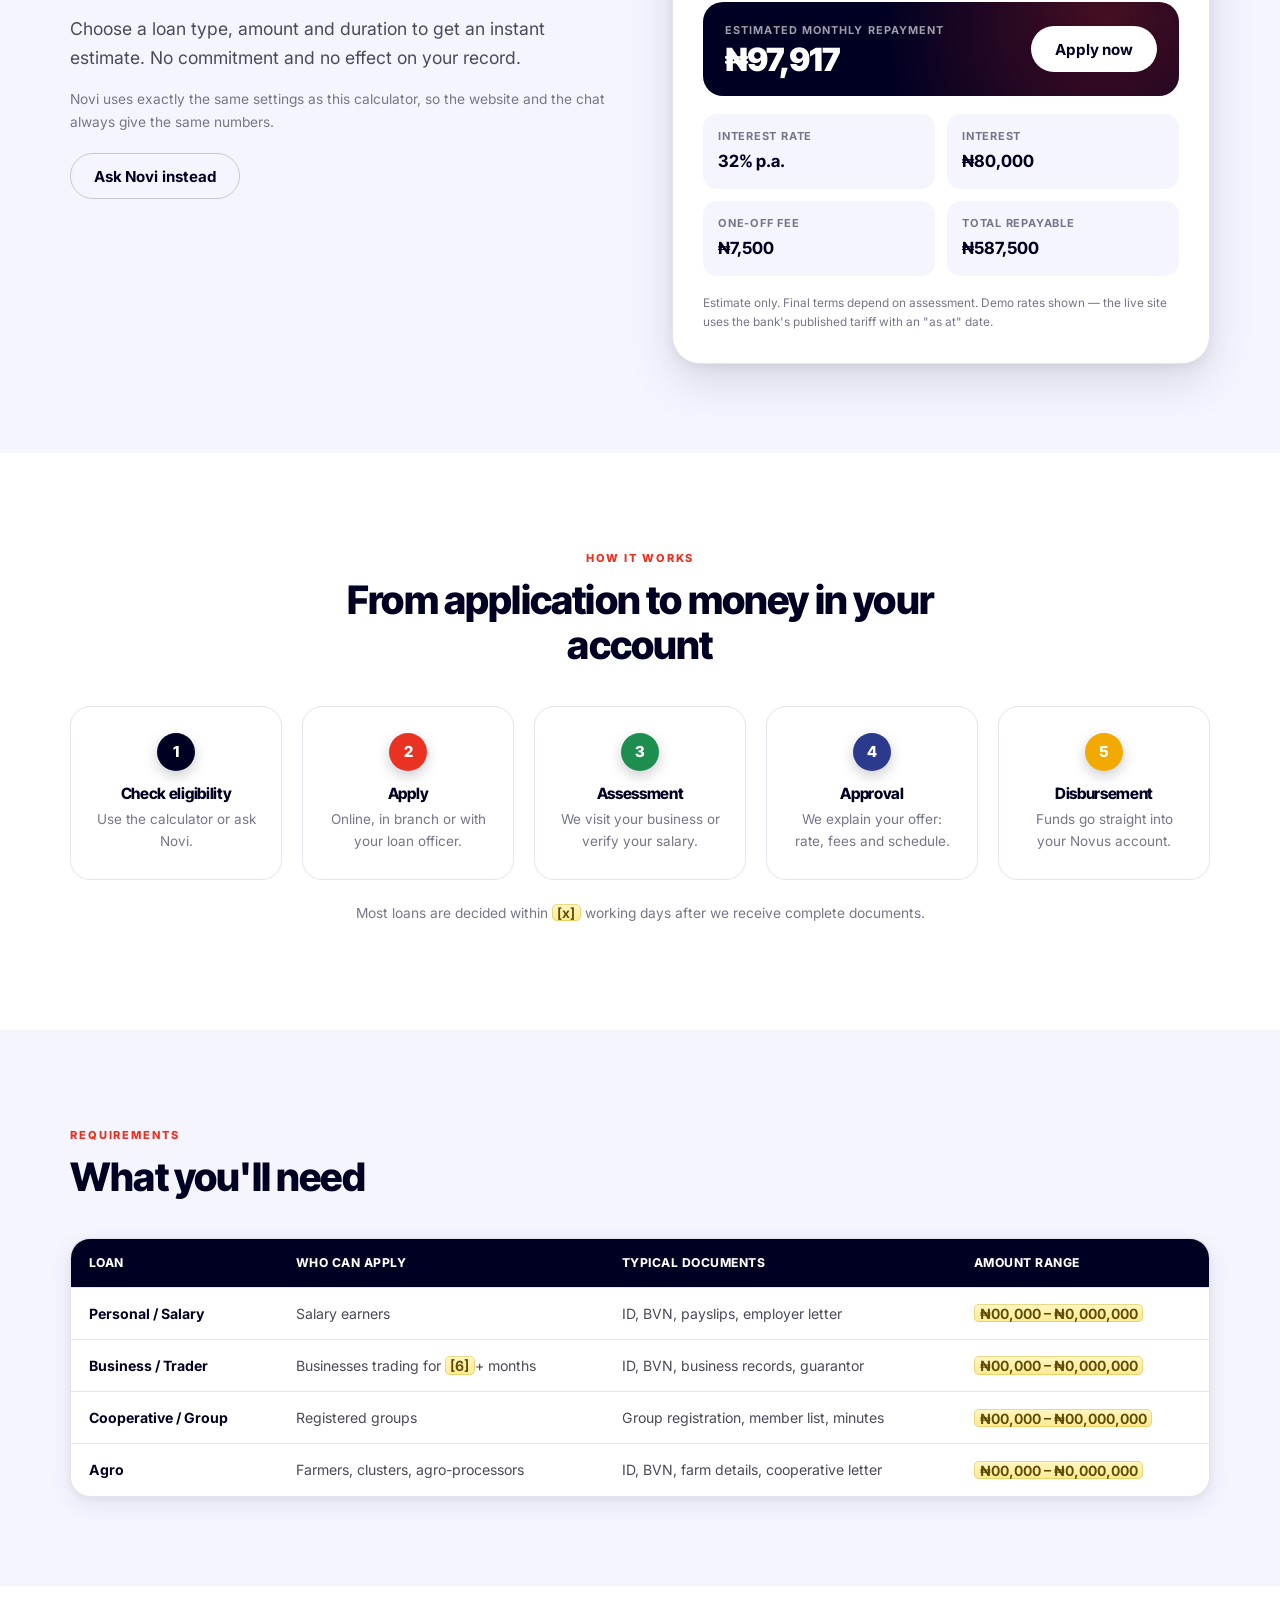
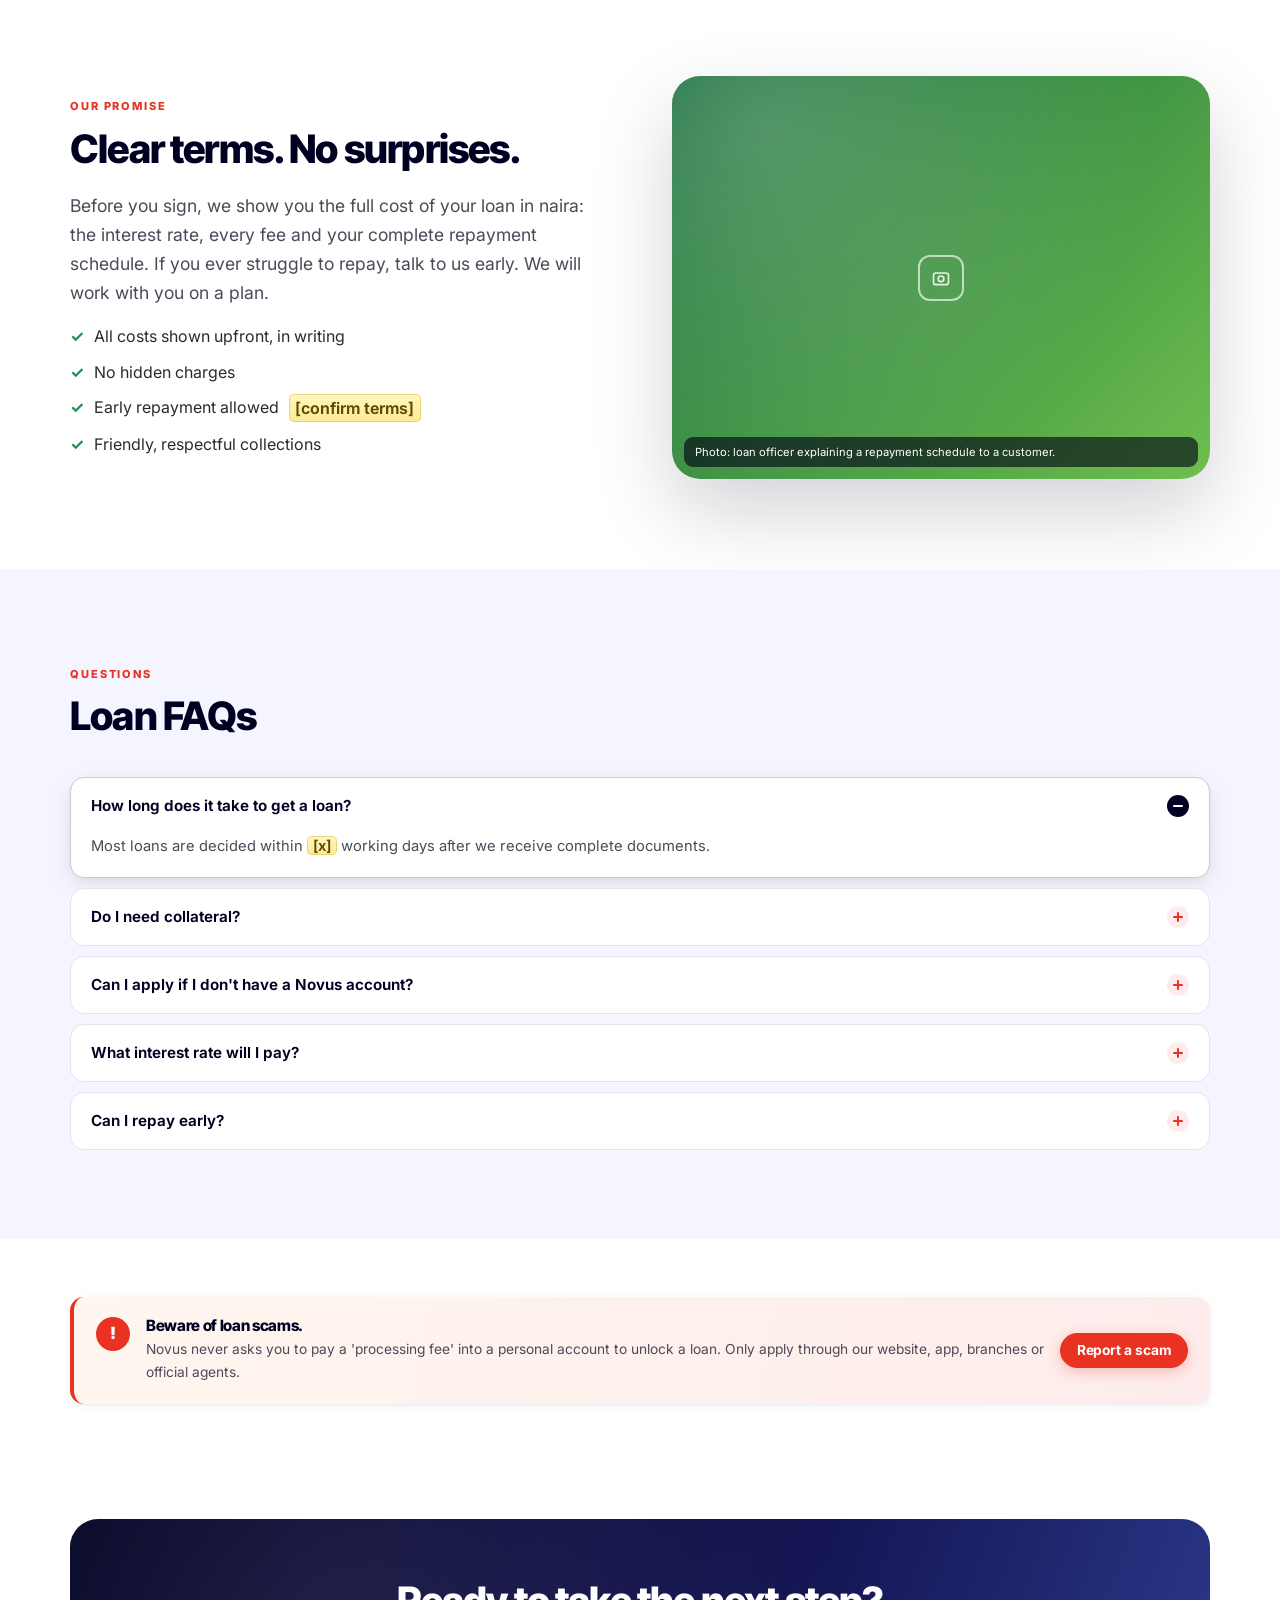
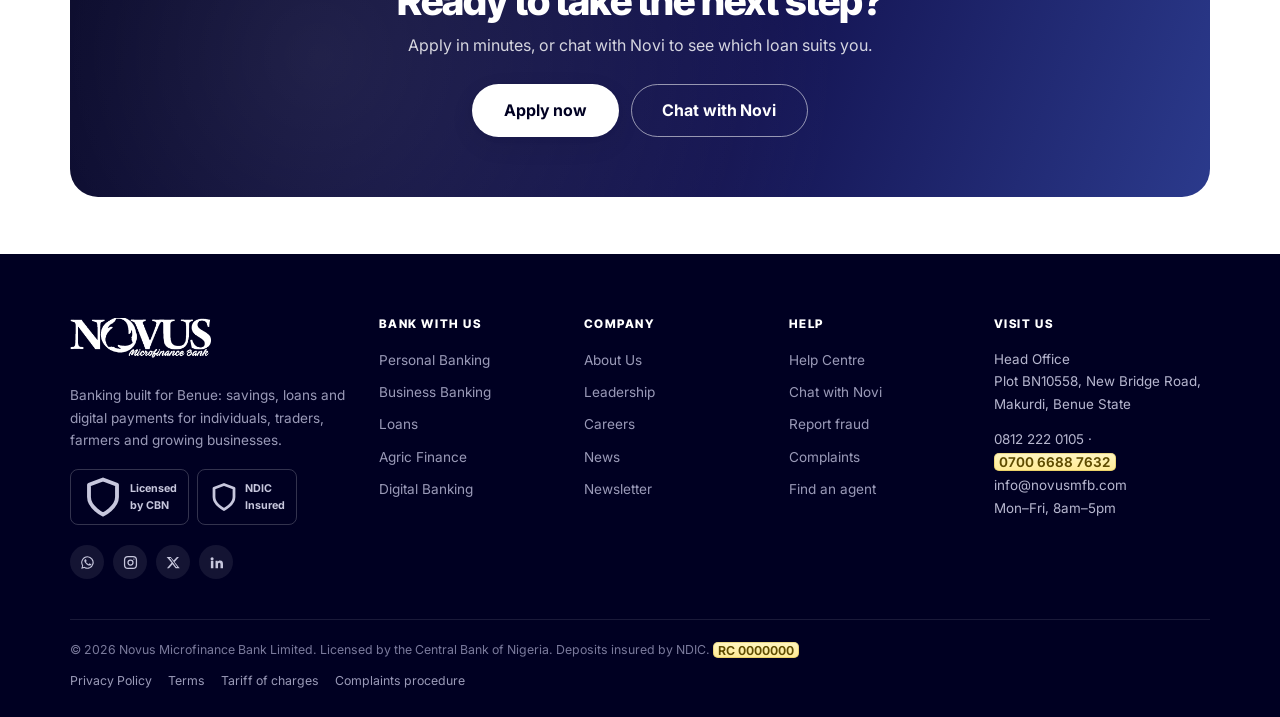
<file: loans.html>
<!DOCTYPE html>
<html lang="en">
<head>
<meta charset="utf-8">
<meta name="viewport" content="width=device-width, initial-scale=1">
<title>Loans | Personal, Business &amp; Group Loans in Benue | Novus MFB</title>
<meta name="description" content="Personal, salary, business and cooperative loans from Novus Microfinance Bank. Check what you could borrow and apply online, in branch or through an agent.">
<meta name="robots" content="noindex, nofollow">
<link rel="canonical" href="https://novusmfb.vercel.app/loans">
<meta property="og:type" content="website">
<meta property="og:site_name" content="Novus Microfinance Bank">
<meta property="og:locale" content="en_NG">
<meta property="og:url" content="https://novusmfb.vercel.app/loans">
<meta property="og:title" content="Loans | Personal, Business &amp; Group Loans in Benue | Novus MFB">
<meta property="og:description" content="Personal, salary, business and cooperative loans from Novus Microfinance Bank. Check what you could borrow and apply online, in branch or through an agent.">
<meta property="og:image" content="https://novusmfb.vercel.app/assets/img/og-card.png">
<meta property="og:image:width" content="1200">
<meta property="og:image:height" content="630">
<meta property="og:image:alt" content="Novus Microfinance Bank">
<meta name="twitter:card" content="summary_large_image">
<meta name="twitter:title" content="Loans | Personal, Business &amp; Group Loans in Benue | Novus MFB">
<meta name="twitter:description" content="Personal, salary, business and cooperative loans from Novus Microfinance Bank. Check what you could borrow and apply online, in branch or through an agent.">
<meta name="twitter:image" content="https://novusmfb.vercel.app/assets/img/og-card.png">
<meta name="theme-color" content="#000022">
<link rel="preconnect" href="https://fonts.googleapis.com">
<link rel="preconnect" href="https://fonts.gstatic.com" crossorigin>
<link href="https://fonts.googleapis.com/css2?family=Inter:wght@400..800&family=Inter+Tight:wght@600..900&display=swap" rel="stylesheet">
<link rel="stylesheet" href="assets/css/styles.css">
<link rel="stylesheet" href="assets/css/novi.css">
<link rel="icon" href="data:image/svg+xml,<svg xmlns='http://www.w3.org/2000/svg' viewBox='0 0 100 100'><rect width='100' height='100' rx='22' fill='%23000022'/><text x='50' y='70' font-family='Arial' font-size='62' font-weight='bold' fill='%23EA3223' text-anchor='middle'>N</text></svg>">
</head>
<body data-page="loans">
<script src="assets/js/splash.js"></script>

<div id="site-header-mount"></div>

<main>

  <!-- 1 · BANNER -->
  <section class="hero hero--page">
    <span class="hero__blob b1"></span>
    <span class="hero__blob b2"></span>
    <div class="wrap">
      <div class="hero__grid">
        <div data-rv="left">
          <p class="crumb"><a href="index.html">Home</a> · Loans</p>
          <span class="hero__tag"><span class="pulse"></span> Loans</span>
          <h1>Borrow from a lender who understands you.</h1>
          <p class="hero__sub">Personal, business and group loans with clear pricing, quick decisions and repayments that match how you earn.</p>
          <div class="btn-row">
            <a class="btn" href="#calculator">Check what you can borrow</a>
            <button class="btn btn--outline-light" data-novi-open data-novi-send="I want to apply for a loan">Apply now</button>
          </div>
        </div>
        <div class="hero__media" data-rv="scale" data-rv-d="120">
          <div class="photo">
            <div class="photo__icon"><svg width="20" height="20" viewBox="0 0 24 24" fill="none" stroke="currentColor" stroke-width="2"><rect x="3" y="6" width="18" height="14" rx="3"/><circle cx="12" cy="13" r="3.4"/></svg></div>
            <div class="photo__note">Banner photo: a shop owner restocking shelves, smiling at the camera.</div>
          </div>
        </div>
      </div>
    </div>
  </section>

  <!-- 2 · LOAN TYPES -->
  <section class="section" id="types">
    <div class="wrap">
      <div class="sec-head" data-rv>
        <span class="eyebrow">Our loans</span>
        <h2>Which loan is right for you?</h2>
      </div>
      <div class="grid g-4" data-rv-stagger="80">
        <div class="card a-dark"><span class="card__icon">P</span><h3>Personal &amp; salary loans</h3><p>For school fees, medical bills, rent or household needs. Repay from your salary.</p><button class="lnk" data-novi-open data-novi-send="I want a personal salary loan">Learn more</button></div>
        <div class="card a-red"><span class="card__icon">B</span><h3>Business &amp; trader loans</h3><p>Working capital to restock, expand or buy equipment for your business.</p><button class="lnk" data-novi-open data-novi-send="I want a business trader loan">Learn more</button></div>
        <div class="card a-green"><span class="card__icon">G</span><h3>Cooperative &amp; group loans</h3><p>Loans for members of cooperatives and associations, backed by the group.</p><button class="lnk" data-novi-open data-novi-send="I want a cooperative group loan">Learn more</button></div>
        <div class="card a-blue"><span class="card__icon">A</span><h3>Agro loans</h3><p>Finance for farmers and agribusinesses, repaid after harvest.</p><a class="lnk" href="agric-finance.html">Agric finance</a></div>
      </div>
    </div>
  </section>

  <!-- 3 · CALCULATOR -->
  <section class="section section--mist" id="calculator">
    <div class="wrap">
      <div class="split">
        <div data-rv="left">
          <span class="eyebrow">Loan calculator</span>
          <h2>See what your repayments could look like</h2>
          <p class="lede">Choose a loan type, amount and duration to get an instant estimate. No commitment and no effect on your record.</p>
          <p class="small muted">Novi uses exactly the same settings as this calculator, so the website and the chat always give the same numbers.</p>
          <div class="btn-row" style="margin-top:20px">
            <button class="btn btn--ghost" data-novi-open data-novi-send="I want a loan estimate">Ask Novi instead</button>
          </div>
        </div>

        <div data-rv="right" data-rv-d="100">
          <div class="calc" id="loanCalc">
            <div class="field">
              <label for="calcType">Loan type</label>
              <select id="calcType">
                <option value="personal">Personal / Salary loan</option>
                <option value="business" selected>Business / Trader loan</option>
                <option value="group">Cooperative / Group loan</option>
                <option value="agro">Agro loan</option>
              </select>
            </div>

            <div class="field">
              <div class="field-head"><label for="calcAmount">How much do you need?</label><output id="calcAmountOut">&#8358;500,000</output></div>
              <input type="range" id="calcAmount" min="100000" max="5000000" step="50000" value="500000">
            </div>

            <div class="field">
              <div class="field-head"><label for="calcTerm">Over how many months?</label><output id="calcTermOut">6 months</output></div>
              <input type="range" id="calcTerm" min="1" max="12" step="1" value="6">
            </div>

            <div class="calc__result">
              <div>
                <small>Estimated monthly repayment</small>
                <b id="calcMonthly">&#8358;0</b>
              </div>
              <button class="btn btn--light" id="calcApply">Apply now</button>
            </div>

            <div class="calc__rows">
              <div><small>Interest rate</small><b id="calcRate">—</b></div>
              <div><small>Interest</small><b id="calcInterest">—</b></div>
              <div><small>One-off fee</small><b id="calcFee">—</b></div>
              <div><small>Total repayable</small><b id="calcTotal">—</b></div>
            </div>

            <p class="calc__print">Estimate only. Final terms depend on assessment. Demo rates shown — the live site uses the bank's published tariff with an "as at" date.</p>
          </div>
        </div>
      </div>
    </div>
  </section>

  <!-- 4 · HOW TO APPLY -->
  <section class="section">
    <div class="wrap center">
      <div class="sec-head center" data-rv>
        <span class="eyebrow">How it works</span>
        <h2>From application to money in your account</h2>
      </div>
      <div class="steps g-5" data-rv-stagger="90">
        <div class="step"><div class="step__n">1</div><h4>Check eligibility</h4><p>Use the calculator or ask Novi.</p></div>
        <div class="step"><div class="step__n">2</div><h4>Apply</h4><p>Online, in branch or with your loan officer.</p></div>
        <div class="step"><div class="step__n">3</div><h4>Assessment</h4><p>We visit your business or verify your salary.</p></div>
        <div class="step"><div class="step__n">4</div><h4>Approval</h4><p>We explain your offer: rate, fees and schedule.</p></div>
        <div class="step"><div class="step__n">5</div><h4>Disbursement</h4><p>Funds go straight into your Novus account.</p></div>
      </div>
      <p class="small muted" style="margin-top:22px">Most loans are decided within <span class="ph">[x]</span> working days after we receive complete documents.</p>
    </div>
  </section>

  <!-- 5 · REQUIREMENTS -->
  <section class="section section--mist">
    <div class="wrap">
      <div class="sec-head" data-rv>
        <span class="eyebrow">Requirements</span>
        <h2>What you'll need</h2>
      </div>
      <div class="table-wrap" data-rv>
        <table>
          <thead><tr><th>Loan</th><th>Who can apply</th><th>Typical documents</th><th>Amount range</th></tr></thead>
          <tbody>
            <tr><td>Personal / Salary</td><td>Salary earners</td><td>ID, BVN, payslips, employer letter</td><td><span class="ph">&#8358;00,000 – &#8358;0,000,000</span></td></tr>
            <tr><td>Business / Trader</td><td>Businesses trading for <span class="ph">[6]</span>+ months</td><td>ID, BVN, business records, guarantor</td><td><span class="ph">&#8358;00,000 – &#8358;0,000,000</span></td></tr>
            <tr><td>Cooperative / Group</td><td>Registered groups</td><td>Group registration, member list, minutes</td><td><span class="ph">&#8358;00,000 – &#8358;00,000,000</span></td></tr>
            <tr><td>Agro</td><td>Farmers, clusters, agro-processors</td><td>ID, BVN, farm details, cooperative letter</td><td><span class="ph">&#8358;00,000 – &#8358;0,000,000</span></td></tr>
          </tbody>
        </table>
      </div>
    </div>
  </section>

  <!-- 6 · RESPONSIBLE LENDING -->
  <section class="section">
    <div class="wrap">
      <div class="split">
        <div data-rv="left">
          <span class="eyebrow">Our promise</span>
          <h2>Clear terms. No surprises.</h2>
          <p class="lede">Before you sign, we show you the full cost of your loan in naira: the interest rate, every fee and your complete repayment schedule. If you ever struggle to repay, talk to us early. We will work with you on a plan.</p>
          <ul style="list-style:none;padding:0;margin:0">
            <li style="display:flex;gap:10px;margin-bottom:9px"><b style="color:var(--green)">✓</b> All costs shown upfront, in writing</li>
            <li style="display:flex;gap:10px;margin-bottom:9px"><b style="color:var(--green)">✓</b> No hidden charges</li>
            <li style="display:flex;gap:10px;margin-bottom:9px"><b style="color:var(--green)">✓</b> Early repayment allowed <span class="ph">[confirm terms]</span></li>
            <li style="display:flex;gap:10px"><b style="color:var(--green)">✓</b> Friendly, respectful collections</li>
          </ul>
        </div>
        <div data-rv="right" data-rv-d="100">
          <div class="photo photo--green">
            <div class="photo__icon"><svg width="20" height="20" viewBox="0 0 24 24" fill="none" stroke="currentColor" stroke-width="2"><rect x="3" y="6" width="18" height="14" rx="3"/><circle cx="12" cy="13" r="3.4"/></svg></div>
            <div class="photo__note">Photo: loan officer explaining a repayment schedule to a customer.</div>
          </div>
        </div>
      </div>
    </div>
  </section>

  <!-- 7 · FAQS -->
  <section class="section section--mist">
    <div class="wrap">
      <div class="sec-head" data-rv>
        <span class="eyebrow">Questions</span>
        <h2>Loan FAQs</h2>
      </div>
      <div class="faq" data-rv>
        <div class="faq__item is-open">
          <button class="faq__q" aria-expanded="true">How long does it take to get a loan?<span class="faq__sign"></span></button>
          <div class="faq__a"><div class="faq__a-inner"><p>Most loans are decided within <span class="ph">[x]</span> working days after we receive complete documents.</p></div></div>
        </div>
        <div class="faq__item">
          <button class="faq__q" aria-expanded="false">Do I need collateral?<span class="faq__sign"></span></button>
          <div class="faq__a"><div class="faq__a-inner"><p>Not always. Many of our small loans use guarantors or group guarantees. Larger loans may need security.</p></div></div>
        </div>
        <div class="faq__item">
          <button class="faq__q" aria-expanded="false">Can I apply if I don't have a Novus account?<span class="faq__sign"></span></button>
          <div class="faq__a"><div class="faq__a-inner"><p>You'll need a Novus account to receive your loan. We can open one for you as part of your application.</p></div></div>
        </div>
        <div class="faq__item">
          <button class="faq__q" aria-expanded="false">What interest rate will I pay?<span class="faq__sign"></span></button>
          <div class="faq__a"><div class="faq__a-inner"><p>Rates depend on the loan type and amount. Current rates are on our tariff page and are always shown in your offer before you sign.</p></div></div>
        </div>
        <div class="faq__item">
          <button class="faq__q" aria-expanded="false">Can I repay early?<span class="faq__sign"></span></button>
          <div class="faq__a"><div class="faq__a-inner"><p><span class="ph">[Confirm early repayment terms.]</span></p></div></div>
        </div>
      </div>
    </div>
  </section>

  <!-- 8 · SCAM WARNING -->
  <section class="section section--tight">
    <div class="wrap">
      <div class="alert" data-rv>
        <div class="alert__icon">!</div>
        <div>
          <h4>Beware of loan scams.</h4>
          <p>Novus never asks you to pay a 'processing fee' into a personal account to unlock a loan. Only apply through our website, app, branches or official agents.</p>
        </div>
        <button class="btn btn--sm" data-novi-open data-novi-send="I want to report a scam">Report a scam</button>
      </div>
    </div>
  </section>

  <!-- 9 · CTA -->
  <section class="section section--tight">
    <div class="wrap">
      <div class="cta cta--dark" data-rv="scale">
        <h2>Ready to take the next step?</h2>
        <p>Apply in minutes, or chat with Novi to see which loan suits you.</p>
        <div class="btn-row btn-row--center">
          <button class="btn btn--light btn--lg" data-novi-open data-novi-send="I want to apply for a loan">Apply now</button>
          <button class="btn btn--outline-light btn--lg" data-novi-open>Chat with Novi</button>
        </div>
      </div>
    </div>
  </section>

</main>

<div id="site-footer-mount"></div>

<script src="assets/js/site.js"></script>
<script src="assets/js/novi.js"></script>
</body>
</html>
</file>
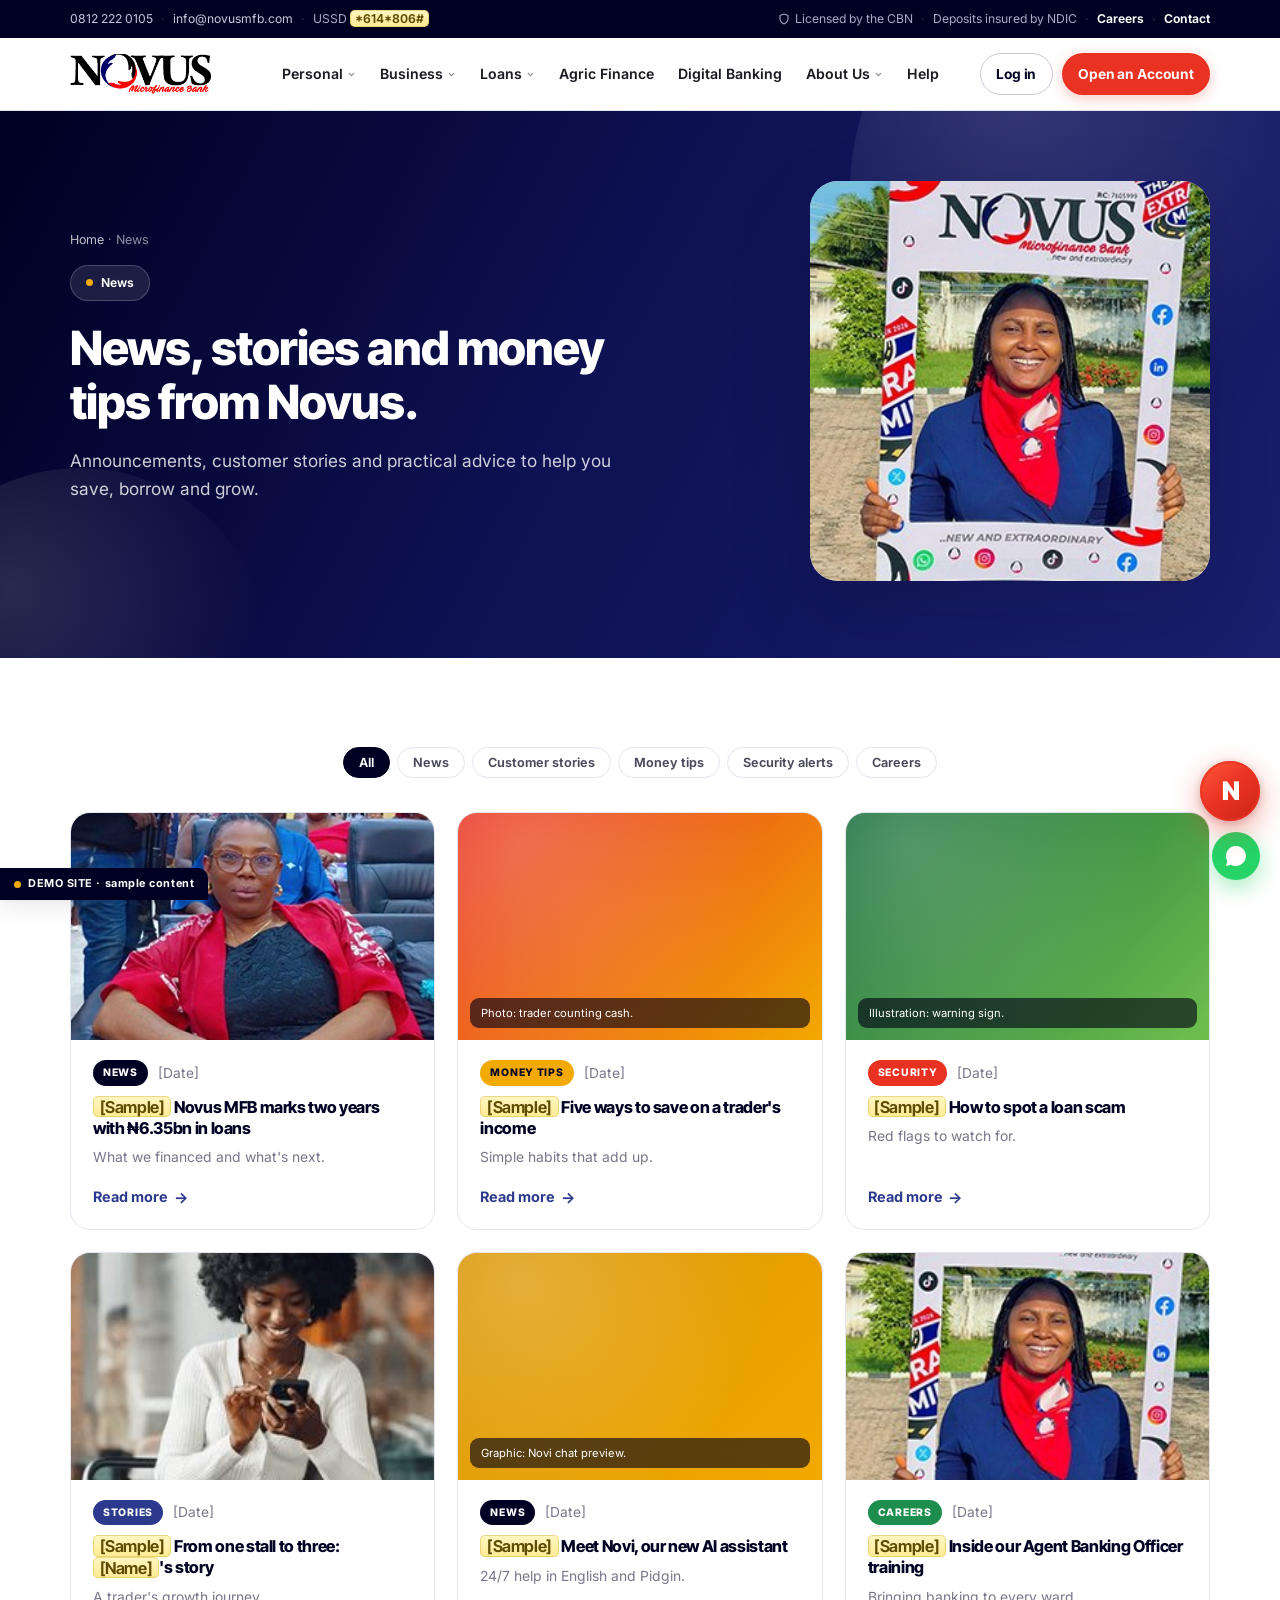
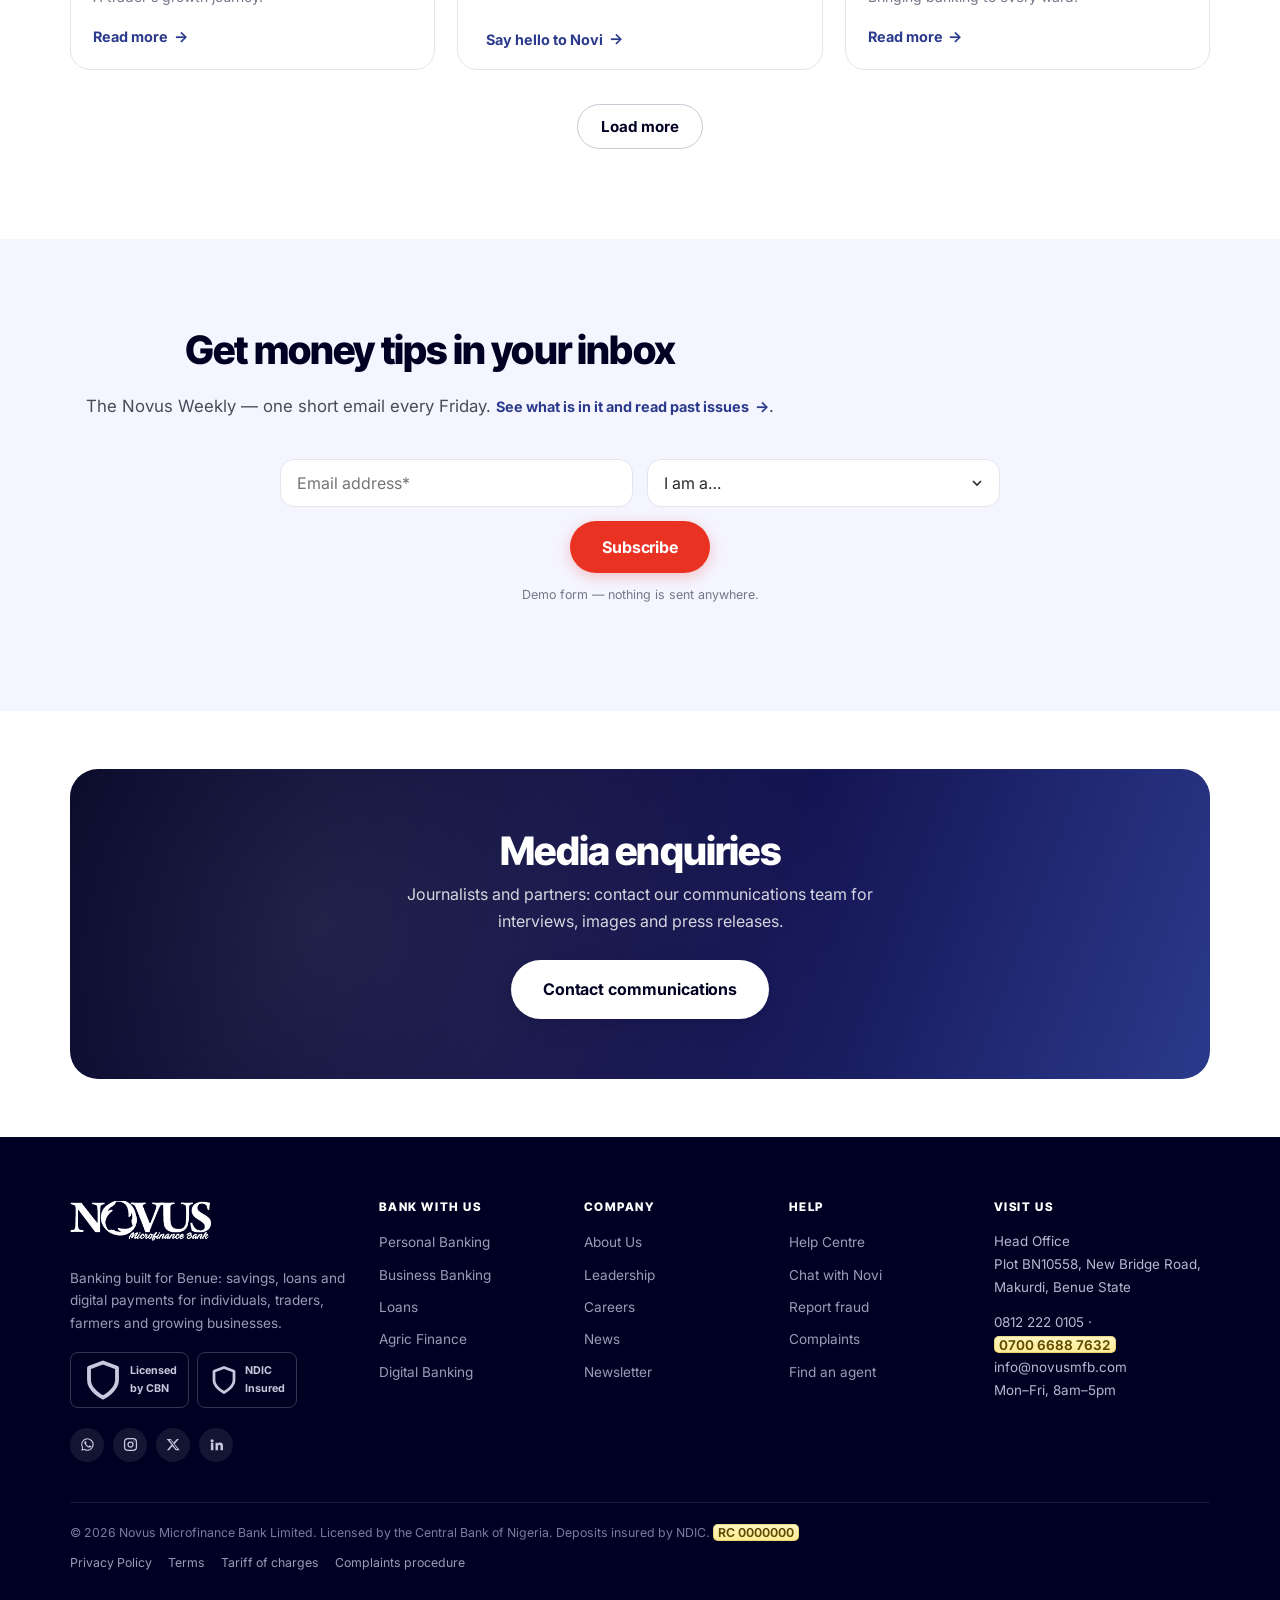
<file: news.html>
<!DOCTYPE html>
<html lang="en">
<head>
<meta charset="utf-8">
<meta name="viewport" content="width=device-width, initial-scale=1">
<title>News &amp; Updates | Novus Microfinance Bank</title>
<meta name="description" content="News, customer stories, financial tips and announcements from Novus Microfinance Bank in Benue State.">
<meta name="robots" content="noindex, nofollow">
<link rel="canonical" href="https://novusmfb.vercel.app/news">
<meta property="og:type" content="website">
<meta property="og:site_name" content="Novus Microfinance Bank">
<meta property="og:locale" content="en_NG">
<meta property="og:url" content="https://novusmfb.vercel.app/news">
<meta property="og:title" content="News &amp; Updates | Novus Microfinance Bank">
<meta property="og:description" content="News, customer stories, financial tips and announcements from Novus Microfinance Bank in Benue State.">
<meta property="og:image" content="https://novusmfb.vercel.app/assets/img/og-card.png">
<meta property="og:image:width" content="1200">
<meta property="og:image:height" content="630">
<meta property="og:image:alt" content="Novus Microfinance Bank">
<meta name="twitter:card" content="summary_large_image">
<meta name="twitter:title" content="News &amp; Updates | Novus Microfinance Bank">
<meta name="twitter:description" content="News, customer stories, financial tips and announcements from Novus Microfinance Bank in Benue State.">
<meta name="twitter:image" content="https://novusmfb.vercel.app/assets/img/og-card.png">
<meta name="theme-color" content="#000022">
<link rel="preconnect" href="https://fonts.googleapis.com">
<link rel="preconnect" href="https://fonts.gstatic.com" crossorigin>
<link href="https://fonts.googleapis.com/css2?family=Inter:wght@400..800&family=Inter+Tight:wght@600..900&display=swap" rel="stylesheet">
<link rel="stylesheet" href="assets/css/styles.css">
<link rel="stylesheet" href="assets/css/novi.css">
<link rel="icon" href="data:image/svg+xml,<svg xmlns='http://www.w3.org/2000/svg' viewBox='0 0 100 100'><rect width='100' height='100' rx='22' fill='%23000022'/><text x='50' y='70' font-family='Arial' font-size='62' font-weight='bold' fill='%23EA3223' text-anchor='middle'>N</text></svg>">
</head>
<body data-page="news">
<script src="assets/js/splash.js"></script>

<div id="site-header-mount"></div>

<main>

  <!-- 1 · BANNER -->
  <section class="hero hero--page">
    <span class="hero__blob b1"></span>
    <span class="hero__blob b2"></span>
    <div class="wrap">
      <div class="hero__grid">
        <div data-rv="left">
          <p class="crumb"><a href="index.html">Home</a> · News</p>
          <span class="hero__tag"><span class="pulse"></span> News</span>
          <h1>News, stories and money tips from Novus.</h1>
          <p class="hero__sub">Announcements, customer stories and practical advice to help you save, borrow and grow.</p>
        </div>
        <div class="hero__media" data-rv="scale" data-rv-d="120">
          <div class="photo photo--shot photo--square" style="max-width:400px;margin-left:auto">
            <img src="assets/img/brand-frame.jpg" width="310" height="414" loading="eager" decoding="async"
                 alt="A Novus staff member holding the bank's branded photo frame at a community event.">
          </div>
        </div>
      </div>
    </div>
  </section>

  <!-- 2 · FILTER + 3 · ARTICLES -->
  <section class="section">
    <div class="wrap">
      <div class="loc-filters" style="justify-content:center;margin-bottom:34px;flex-wrap:wrap" data-rv>
        <button class="chip is-on">All</button>
        <button class="chip">News</button>
        <button class="chip">Customer stories</button>
        <button class="chip">Money tips</button>
        <button class="chip">Security alerts</button>
        <button class="chip">Careers</button>
      </div>

      <div class="grid g-3" data-rv-stagger="80">
        <article class="news-card">
          <div class="photo photo--shot"><img src="assets/img/team-event.jpg" width="312" height="254" loading="lazy" decoding="async" alt="Novus staff and guests at a bank anniversary event."></div>
          <div class="news-card__body">
            <div class="news-card__meta"><span class="tag">News</span><span class="small muted">[Date]</span></div>
            <h3><span class="ph">[Sample]</span> Novus MFB marks two years with &#8358;6.35bn in loans</h3>
            <p>What we financed and what's next.</p>
            <a class="lnk" href="#">Read more</a>
          </div>
        </article>
        <article class="news-card">
          <div class="photo"><div class="photo__note">Photo: trader counting cash.</div></div>
          <div class="news-card__body">
            <div class="news-card__meta"><span class="tag tag--gold">Money tips</span><span class="small muted">[Date]</span></div>
            <h3><span class="ph">[Sample]</span> Five ways to save on a trader's income</h3>
            <p>Simple habits that add up.</p>
            <a class="lnk" href="#">Read more</a>
          </div>
        </article>
        <article class="news-card">
          <div class="photo photo--green"><div class="photo__note">Illustration: warning sign.</div></div>
          <div class="news-card__body">
            <div class="news-card__meta"><span class="tag tag--red">Security</span><span class="small muted">[Date]</span></div>
            <h3><span class="ph">[Sample]</span> How to spot a loan scam</h3>
            <p>Red flags to watch for.</p>
            <a class="lnk" href="#">Read more</a>
          </div>
        </article>
        <article class="news-card">
          <div class="photo photo--shot"><img src="assets/img/customer-stall.jpg" width="236" height="236" loading="lazy" decoding="async" alt="A Novus customer checking her phone at her stall."></div>
          <div class="news-card__body">
            <div class="news-card__meta"><span class="tag tag--blue">Stories</span><span class="small muted">[Date]</span></div>
            <h3><span class="ph">[Sample]</span> From one stall to three: <span class="ph">[Name]</span>'s story</h3>
            <p>A trader's growth journey.</p>
            <a class="lnk" href="#">Read more</a>
          </div>
        </article>
        <article class="news-card">
          <div class="photo photo--gold"><div class="photo__note">Graphic: Novi chat preview.</div></div>
          <div class="news-card__body">
            <div class="news-card__meta"><span class="tag">News</span><span class="small muted">[Date]</span></div>
            <h3><span class="ph">[Sample]</span> Meet Novi, our new AI assistant</h3>
            <p>24/7 help in English and Pidgin.</p>
            <button class="lnk" data-novi-open>Say hello to Novi</button>
          </div>
        </article>
        <article class="news-card">
          <div class="photo photo--shot"><img src="assets/img/staff-frame.jpg" width="248" height="330" loading="lazy" decoding="async" alt="A Novus staff member holding the bank's branded photo frame at a training day."></div>
          <div class="news-card__body">
            <div class="news-card__meta"><span class="tag tag--green">Careers</span><span class="small muted">[Date]</span></div>
            <h3><span class="ph">[Sample]</span> Inside our Agent Banking Officer training</h3>
            <p>Bringing banking to every ward.</p>
            <a class="lnk" href="careers.html">Read more</a>
          </div>
        </article>
      </div>

      <div class="btn-row btn-row--center" style="margin-top:34px" data-rv>
        <button class="btn btn--ghost">Load more</button>
      </div>
    </div>
  </section>

  <!-- 4 · NEWSLETTER -->
  <section class="section section--mist">
    <div class="wrap">
      <div class="sec-head center" data-rv>
        <h2>Get money tips in your inbox</h2>
        <p>The Novus Weekly — one short email every Friday. <a class="lnk" href="newsletter.html">See what is in it and read past issues</a>.</p>
      </div>
      <form class="form-grid" data-demo data-rv style="max-width:720px;margin:0 auto">
        <input class="inp" type="email" placeholder="Email address*" required>
        <select class="inp" required>
          <option value="">I am a…</option>
          <option>Customer</option>
          <option>Business owner</option>
          <option>Farmer</option>
          <option>Partner</option>
        </select>
        <div class="full center">
          <button class="btn btn--lg" type="submit">Subscribe</button>
          <p class="form-note">Demo form — nothing is sent anywhere.</p>
          <div class="form-ok"><b>You're subscribed.</b> Look out for one useful email a month.</div>
        </div>
      </form>
    </div>
  </section>

  <!-- 5 · MEDIA -->
  <section class="section section--tight">
    <div class="wrap">
      <div class="cta cta--dark" data-rv="scale">
        <h2>Media enquiries</h2>
        <p>Journalists and partners: contact our communications team for interviews, images and press releases.</p>
        <div class="btn-row btn-row--center">
          <a class="btn btn--light btn--lg" href="contact.html">Contact communications</a>
        </div>
      </div>
    </div>
  </section>

</main>

<div id="site-footer-mount"></div>

<script src="assets/js/site.js"></script>
<script src="assets/js/novi.js"></script>
</body>
</html>
</file>
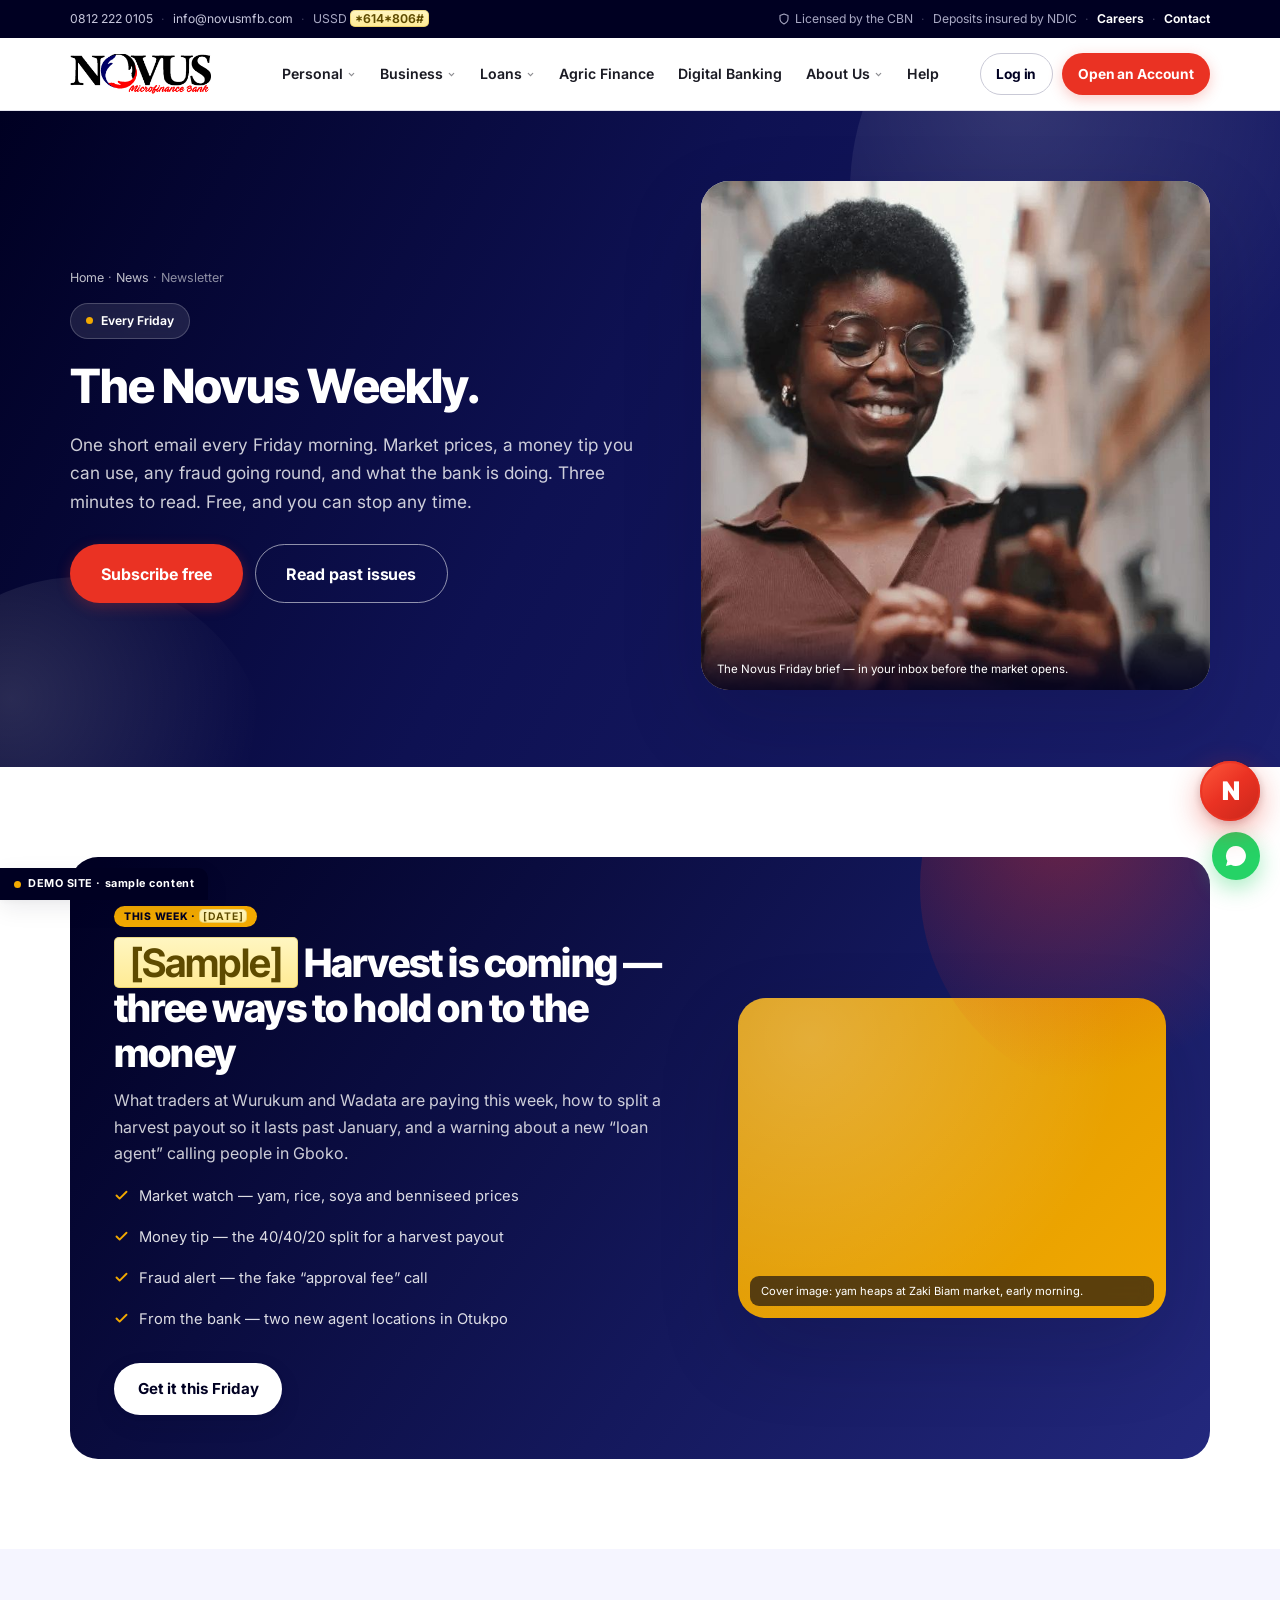
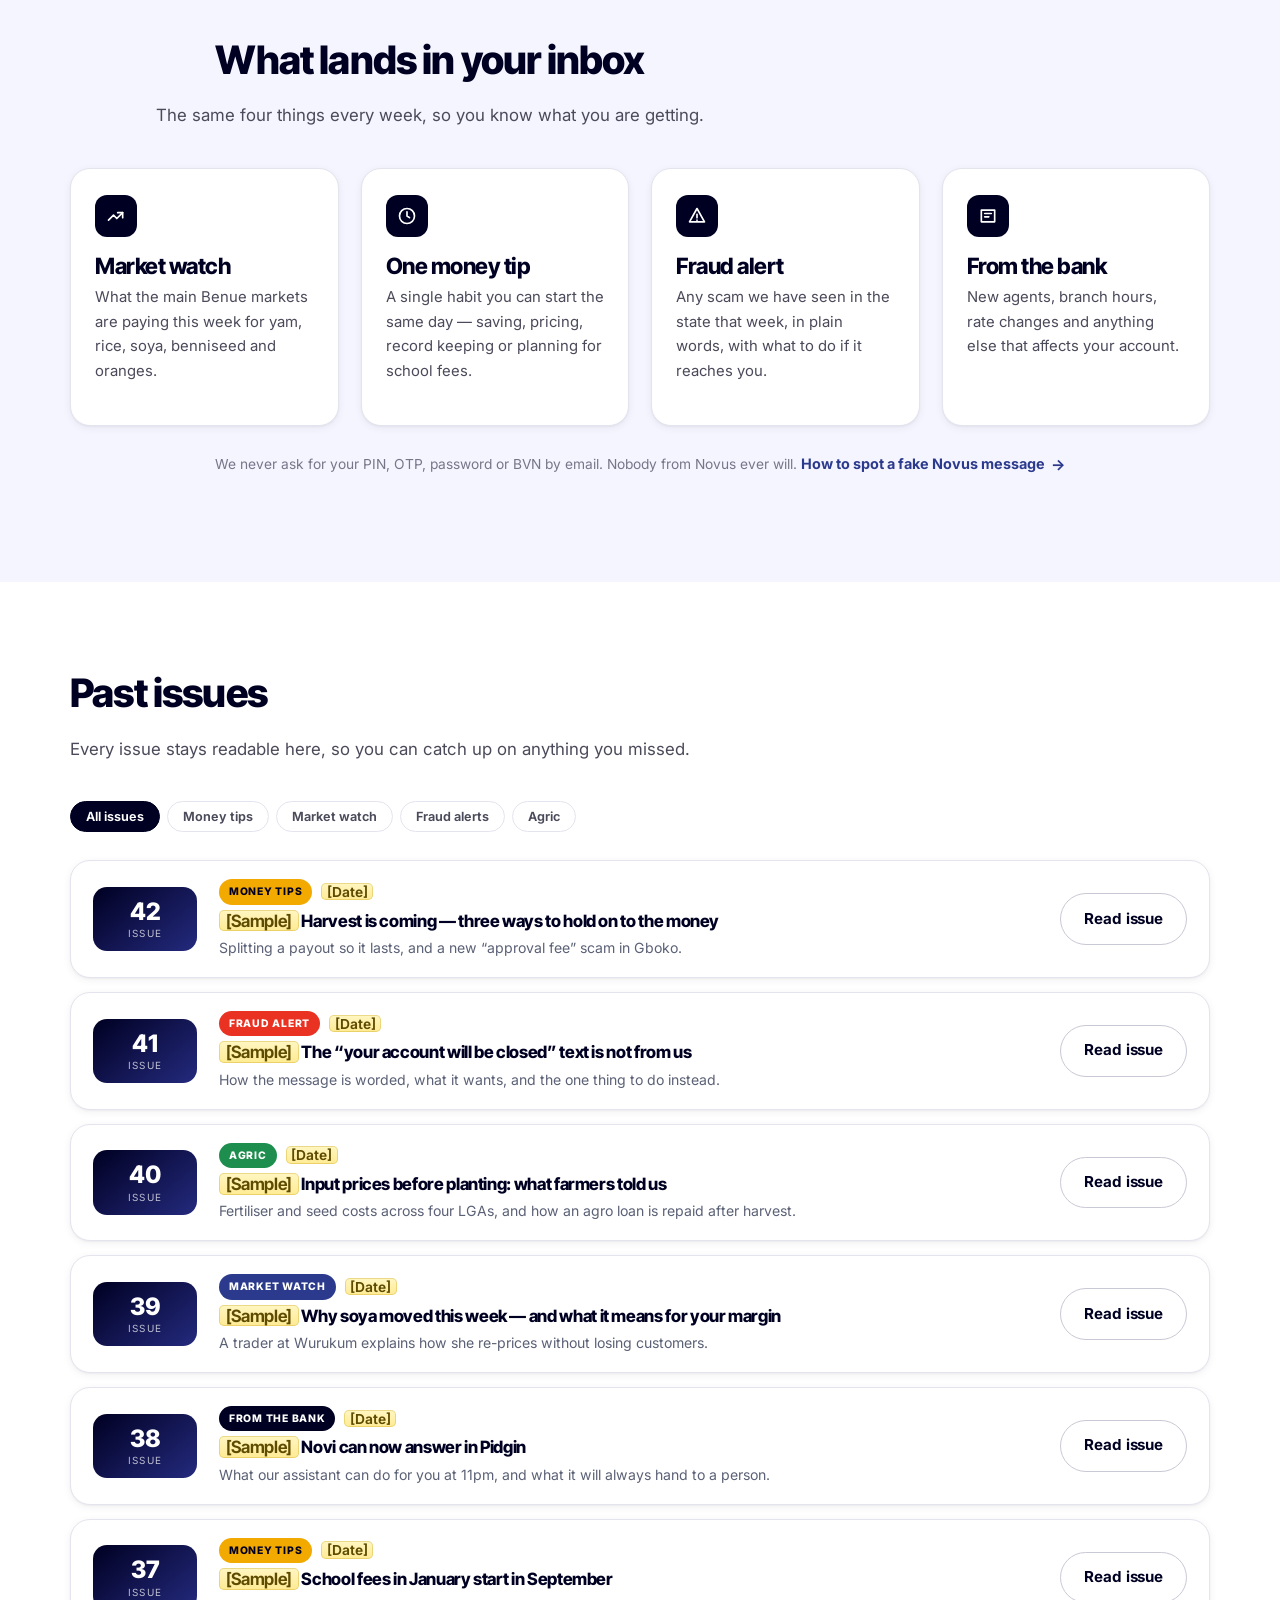
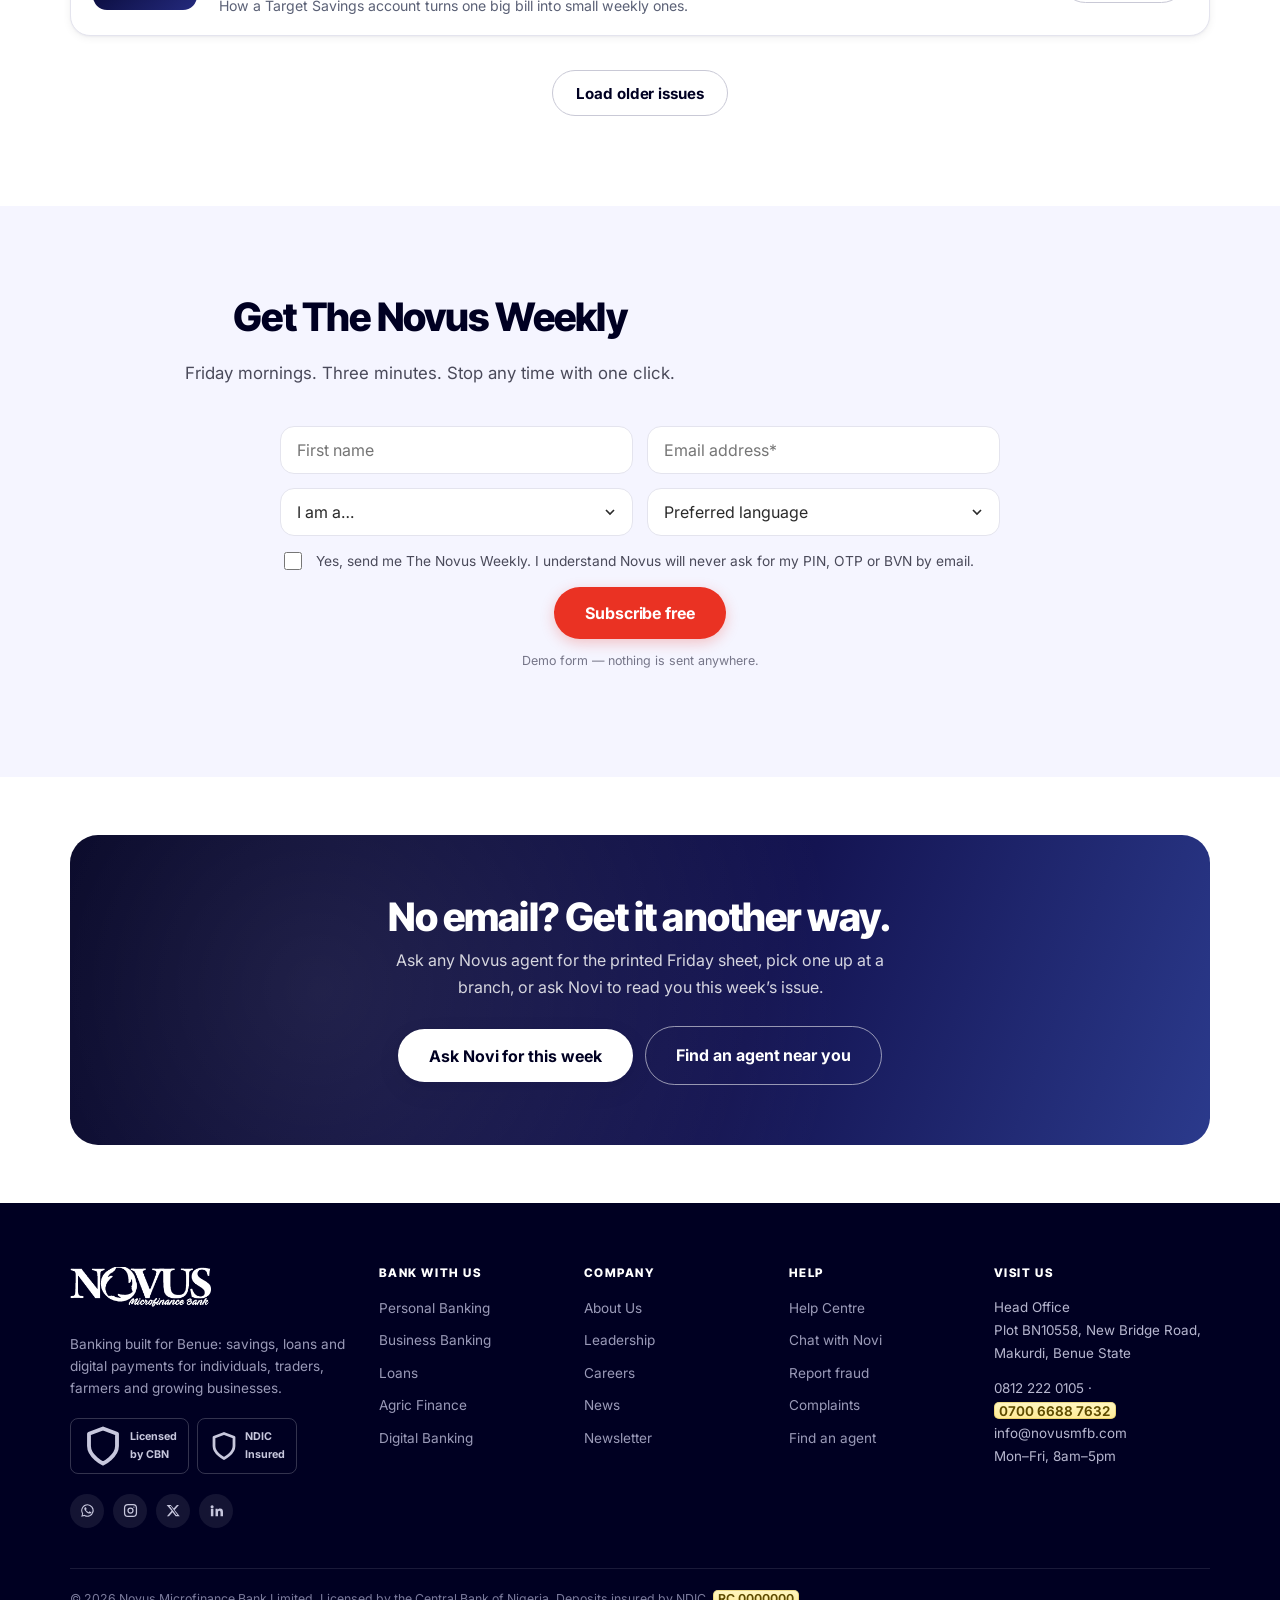
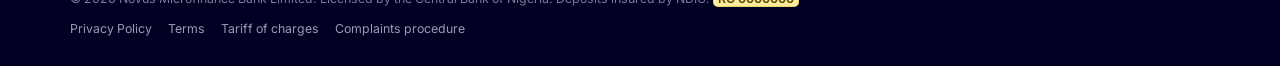
<file: newsletter.html>
<!DOCTYPE html>
<html lang="en">
<head>
<meta charset="utf-8">
<meta name="viewport" content="width=device-width, initial-scale=1">
<title>The Novus Weekly | Newsletter Archive | Novus MFB</title>
<meta name="description" content="The Novus Weekly — one short email every Friday with money tips, market prices, fraud alerts and bank news for Benue savers, traders and farmers. Read past issues or subscribe.">
<meta name="robots" content="noindex, nofollow">
<link rel="canonical" href="https://novusmfb.vercel.app/newsletter">
<meta property="og:type" content="website">
<meta property="og:site_name" content="Novus Microfinance Bank">
<meta property="og:locale" content="en_NG">
<meta property="og:url" content="https://novusmfb.vercel.app/newsletter">
<meta property="og:title" content="The Novus Weekly | Newsletter Archive | Novus MFB">
<meta property="og:description" content="The Novus Weekly — one short email every Friday with money tips, market prices, fraud alerts and bank news for Benue savers, traders and farmers. Read past issues or subscribe.">
<meta property="og:image" content="https://novusmfb.vercel.app/assets/img/og-card.png">
<meta property="og:image:width" content="1200">
<meta property="og:image:height" content="630">
<meta property="og:image:alt" content="Novus Microfinance Bank">
<meta name="twitter:card" content="summary_large_image">
<meta name="twitter:title" content="The Novus Weekly | Newsletter Archive | Novus MFB">
<meta name="twitter:description" content="The Novus Weekly — one short email every Friday with money tips, market prices, fraud alerts and bank news for Benue savers, traders and farmers.">
<meta name="twitter:image" content="https://novusmfb.vercel.app/assets/img/og-card.png">
<meta name="theme-color" content="#000022">
<link rel="preconnect" href="https://fonts.googleapis.com">
<link rel="preconnect" href="https://fonts.gstatic.com" crossorigin>
<link href="https://fonts.googleapis.com/css2?family=Inter:wght@400..800&family=Inter+Tight:wght@600..900&display=swap" rel="stylesheet">
<link rel="stylesheet" href="assets/css/styles.css">
<link rel="stylesheet" href="assets/css/novi.css">
<link rel="icon" href="data:image/svg+xml,<svg xmlns='http://www.w3.org/2000/svg' viewBox='0 0 100 100'><rect width='100' height='100' rx='22' fill='%23000022'/><text x='50' y='70' font-family='Arial' font-size='62' font-weight='bold' fill='%23EA3223' text-anchor='middle'>N</text></svg>">
</head>
<body data-page="newsletter">
<script src="assets/js/splash.js"></script>

<div id="site-header-mount"></div>

<main>

  <!-- 1 · BANNER -->
  <section class="hero hero--page">
    <span class="hero__blob b1"></span>
    <span class="hero__blob b2"></span>
    <div class="wrap">
      <div class="hero__grid">
        <div data-rv="left">
          <p class="crumb"><a href="index.html">Home</a> · <a href="news.html">News</a> · Newsletter</p>
          <span class="hero__tag"><span class="pulse"></span> Every Friday</span>
          <h1>The Novus Weekly.</h1>
          <p class="hero__sub">One short email every Friday morning. Market prices, a money tip you can use, any fraud going round, and what the bank is doing. Three minutes to read. Free, and you can stop any time.</p>
          <div class="btn-row">
            <a class="btn btn--lg" href="#subscribe">Subscribe free</a>
            <a class="btn btn--outline-light btn--lg" href="#archive">Read past issues</a>
          </div>
        </div>
        <div class="hero__media" data-rv="scale" data-rv-d="120">
          <div class="photo photo--shot photo--square">
            <img src="assets/img/customer-app.jpg" width="704" height="768" loading="eager" decoding="async"
                 alt="A Novus customer reading the Friday newsletter on her phone.">
            <div class="photo__cap">The Novus Friday brief — in your inbox before the market opens.</div>
          </div>
        </div>
      </div>
    </div>
  </section>

  <!-- 2 · THIS WEEK -->
  <section class="section">
    <div class="wrap">
      <div class="issue-hero" data-rv="scale">
        <div class="issue-hero__inner">
          <span class="tag tag--gold">This week · <span class="ph">[Date]</span></span>
          <h2 style="margin-top:14px"><span class="ph">[Sample]</span> Harvest is coming — three ways to hold on to the money</h2>
          <p>What traders at Wurukum and Wadata are paying this week, how to split a harvest payout so it lasts past January, and a warning about a new &ldquo;loan agent&rdquo; calling people in Gboko.</p>
          <ul>
            <li><svg viewBox="0 0 24 24" fill="none" stroke="currentColor" stroke-width="3" stroke-linecap="round" stroke-linejoin="round"><path d="M20 6L9 17l-5-5"/></svg> Market watch — yam, rice, soya and benniseed prices</li>
            <li><svg viewBox="0 0 24 24" fill="none" stroke="currentColor" stroke-width="3" stroke-linecap="round" stroke-linejoin="round"><path d="M20 6L9 17l-5-5"/></svg> Money tip — the 40/40/20 split for a harvest payout</li>
            <li><svg viewBox="0 0 24 24" fill="none" stroke="currentColor" stroke-width="3" stroke-linecap="round" stroke-linejoin="round"><path d="M20 6L9 17l-5-5"/></svg> Fraud alert — the fake &ldquo;approval fee&rdquo; call</li>
            <li><svg viewBox="0 0 24 24" fill="none" stroke="currentColor" stroke-width="3" stroke-linecap="round" stroke-linejoin="round"><path d="M20 6L9 17l-5-5"/></svg> From the bank — two new agent locations in Otukpo</li>
          </ul>
          <div class="btn-row" style="margin-top:26px">
            <a class="btn btn--light" href="#subscribe">Get it this Friday</a>
          </div>
        </div>
        <div class="hero__media">
          <div class="photo photo--gold">
            <div class="photo__note">Cover image: yam heaps at Zaki Biam market, early morning.</div>
          </div>
        </div>
      </div>
    </div>
  </section>

  <!-- 3 · WHAT IS INSIDE -->
  <section class="section section--mist">
    <div class="wrap">
      <div class="sec-head center" data-rv>
        <h2>What lands in your inbox</h2>
        <p>The same four things every week, so you know what you are getting.</p>
      </div>
      <div class="grid g-4" data-rv-stagger="80">
        <div class="card">
          <div class="card__icon"><svg viewBox="0 0 24 24" fill="none" stroke="currentColor" stroke-width="2" stroke-linecap="round" stroke-linejoin="round"><path d="M3 17l6-6 4 4 7-7"/><path d="M14 8h6v6"/></svg></div>
          <h3>Market watch</h3>
          <p>What the main Benue markets are paying this week for yam, rice, soya, benniseed and oranges.</p>
        </div>
        <div class="card">
          <div class="card__icon"><svg viewBox="0 0 24 24" fill="none" stroke="currentColor" stroke-width="2" stroke-linecap="round" stroke-linejoin="round"><circle cx="12" cy="12" r="9"/><path d="M12 7v5l3 2"/></svg></div>
          <h3>One money tip</h3>
          <p>A single habit you can start the same day — saving, pricing, record keeping or planning for school fees.</p>
        </div>
        <div class="card">
          <div class="card__icon"><svg viewBox="0 0 24 24" fill="none" stroke="currentColor" stroke-width="2" stroke-linecap="round" stroke-linejoin="round"><path d="M12 3l9 16H3z"/><path d="M12 10v4M12 17h.01"/></svg></div>
          <h3>Fraud alert</h3>
          <p>Any scam we have seen in the state that week, in plain words, with what to do if it reaches you.</p>
        </div>
        <div class="card">
          <div class="card__icon"><svg viewBox="0 0 24 24" fill="none" stroke="currentColor" stroke-width="2" stroke-linecap="round" stroke-linejoin="round"><path d="M4 5h16v14H4z"/><path d="M8 9h8M8 13h5"/></svg></div>
          <h3>From the bank</h3>
          <p>New agents, branch hours, rate changes and anything else that affects your account.</p>
        </div>
      </div>
      <p class="small muted center" style="margin-top:26px">We never ask for your PIN, OTP, password or BVN by email. Nobody from Novus ever will. <a class="lnk" href="help.html#fraud">How to spot a fake Novus message</a></p>
    </div>
  </section>

  <!-- 4 · ARCHIVE -->
  <section class="section" id="archive">
    <div class="wrap">
      <div class="sec-head" data-rv>
        <h2>Past issues</h2>
        <p>Every issue stays readable here, so you can catch up on anything you missed.</p>
      </div>

      <div class="loc-filters" style="margin-bottom:28px;flex-wrap:wrap" data-rv>
        <button class="chip is-on">All issues</button>
        <button class="chip">Money tips</button>
        <button class="chip">Market watch</button>
        <button class="chip">Fraud alerts</button>
        <button class="chip">Agric</button>
      </div>

      <div data-rv-stagger="60">
        <article class="issue">
          <div class="issue__num"><b>42</b><span>Issue</span></div>
          <div class="issue__body">
            <div class="issue__meta"><span class="tag tag--gold">Money tips</span><span class="small muted"><span class="ph">[Date]</span></span></div>
            <h3><span class="ph">[Sample]</span> Harvest is coming — three ways to hold on to the money</h3>
            <p>Splitting a payout so it lasts, and a new &ldquo;approval fee&rdquo; scam in Gboko.</p>
          </div>
          <a class="btn btn--ghost" href="#">Read issue</a>
        </article>

        <article class="issue">
          <div class="issue__num"><b>41</b><span>Issue</span></div>
          <div class="issue__body">
            <div class="issue__meta"><span class="tag tag--red">Fraud alert</span><span class="small muted"><span class="ph">[Date]</span></span></div>
            <h3><span class="ph">[Sample]</span> The &ldquo;your account will be closed&rdquo; text is not from us</h3>
            <p>How the message is worded, what it wants, and the one thing to do instead.</p>
          </div>
          <a class="btn btn--ghost" href="#">Read issue</a>
        </article>

        <article class="issue">
          <div class="issue__num"><b>40</b><span>Issue</span></div>
          <div class="issue__body">
            <div class="issue__meta"><span class="tag tag--green">Agric</span><span class="small muted"><span class="ph">[Date]</span></span></div>
            <h3><span class="ph">[Sample]</span> Input prices before planting: what farmers told us</h3>
            <p>Fertiliser and seed costs across four LGAs, and how an agro loan is repaid after harvest.</p>
          </div>
          <a class="btn btn--ghost" href="#">Read issue</a>
        </article>

        <article class="issue">
          <div class="issue__num"><b>39</b><span>Issue</span></div>
          <div class="issue__body">
            <div class="issue__meta"><span class="tag tag--blue">Market watch</span><span class="small muted"><span class="ph">[Date]</span></span></div>
            <h3><span class="ph">[Sample]</span> Why soya moved this week — and what it means for your margin</h3>
            <p>A trader at Wurukum explains how she re-prices without losing customers.</p>
          </div>
          <a class="btn btn--ghost" href="#">Read issue</a>
        </article>

        <article class="issue">
          <div class="issue__num"><b>38</b><span>Issue</span></div>
          <div class="issue__body">
            <div class="issue__meta"><span class="tag">From the bank</span><span class="small muted"><span class="ph">[Date]</span></span></div>
            <h3><span class="ph">[Sample]</span> Novi can now answer in Pidgin</h3>
            <p>What our assistant can do for you at 11pm, and what it will always hand to a person.</p>
          </div>
          <a class="btn btn--ghost" href="#">Read issue</a>
        </article>

        <article class="issue">
          <div class="issue__num"><b>37</b><span>Issue</span></div>
          <div class="issue__body">
            <div class="issue__meta"><span class="tag tag--gold">Money tips</span><span class="small muted"><span class="ph">[Date]</span></span></div>
            <h3><span class="ph">[Sample]</span> School fees in January start in September</h3>
            <p>How a Target Savings account turns one big bill into small weekly ones.</p>
          </div>
          <a class="btn btn--ghost" href="#">Read issue</a>
        </article>
      </div>

      <div class="btn-row btn-row--center" style="margin-top:34px" data-rv>
        <button class="btn btn--ghost">Load older issues</button>
      </div>
    </div>
  </section>

  <!-- 5 · SUBSCRIBE -->
  <section class="section section--mist" id="subscribe">
    <div class="wrap">
      <div class="sec-head center" data-rv>
        <h2>Get The Novus Weekly</h2>
        <p>Friday mornings. Three minutes. Stop any time with one click.</p>
      </div>
      <form class="form-grid" data-demo data-rv style="max-width:720px;margin:0 auto">
        <input class="inp" type="text" placeholder="First name">
        <input class="inp" type="email" placeholder="Email address*" required>
        <select class="inp" required>
          <option value="">I am a…</option>
          <option>Saver</option>
          <option>Trader or business owner</option>
          <option>Farmer</option>
          <option>Cooperative member</option>
          <option>Partner or press</option>
        </select>
        <select class="inp">
          <option value="">Preferred language</option>
          <option>English</option>
          <option>Nigerian Pidgin</option>
          <option>Tiv</option>
          <option>Idoma</option>
        </select>
        <div class="full">
          <label class="check"><input type="checkbox" required> <span>Yes, send me The Novus Weekly. I understand Novus will never ask for my PIN, OTP or BVN by email.</span></label>
        </div>
        <div class="full center">
          <button class="btn btn--lg" type="submit">Subscribe free</button>
          <p class="form-note">Demo form — nothing is sent anywhere.</p>
          <div class="form-ok"><b>You are on the list.</b> Your first issue arrives this Friday morning.</div>
        </div>
      </form>
    </div>
  </section>

  <!-- 6 · NO EMAIL -->
  <section class="section section--tight">
    <div class="wrap">
      <div class="cta cta--dark" data-rv="scale">
        <h2>No email? Get it another way.</h2>
        <p>Ask any Novus agent for the printed Friday sheet, pick one up at a branch, or ask Novi to read you this week&rsquo;s issue.</p>
        <div class="btn-row btn-row--center">
          <button class="btn btn--light btn--lg" data-novi-open>Ask Novi for this week</button>
          <a class="btn btn--outline-light btn--lg" href="digital-banking.html#locator">Find an agent near you</a>
        </div>
      </div>
    </div>
  </section>

</main>

<div id="site-footer-mount"></div>

<script src="assets/js/site.js"></script>
<script src="assets/js/novi.js"></script>
</body>
</html>
</file>
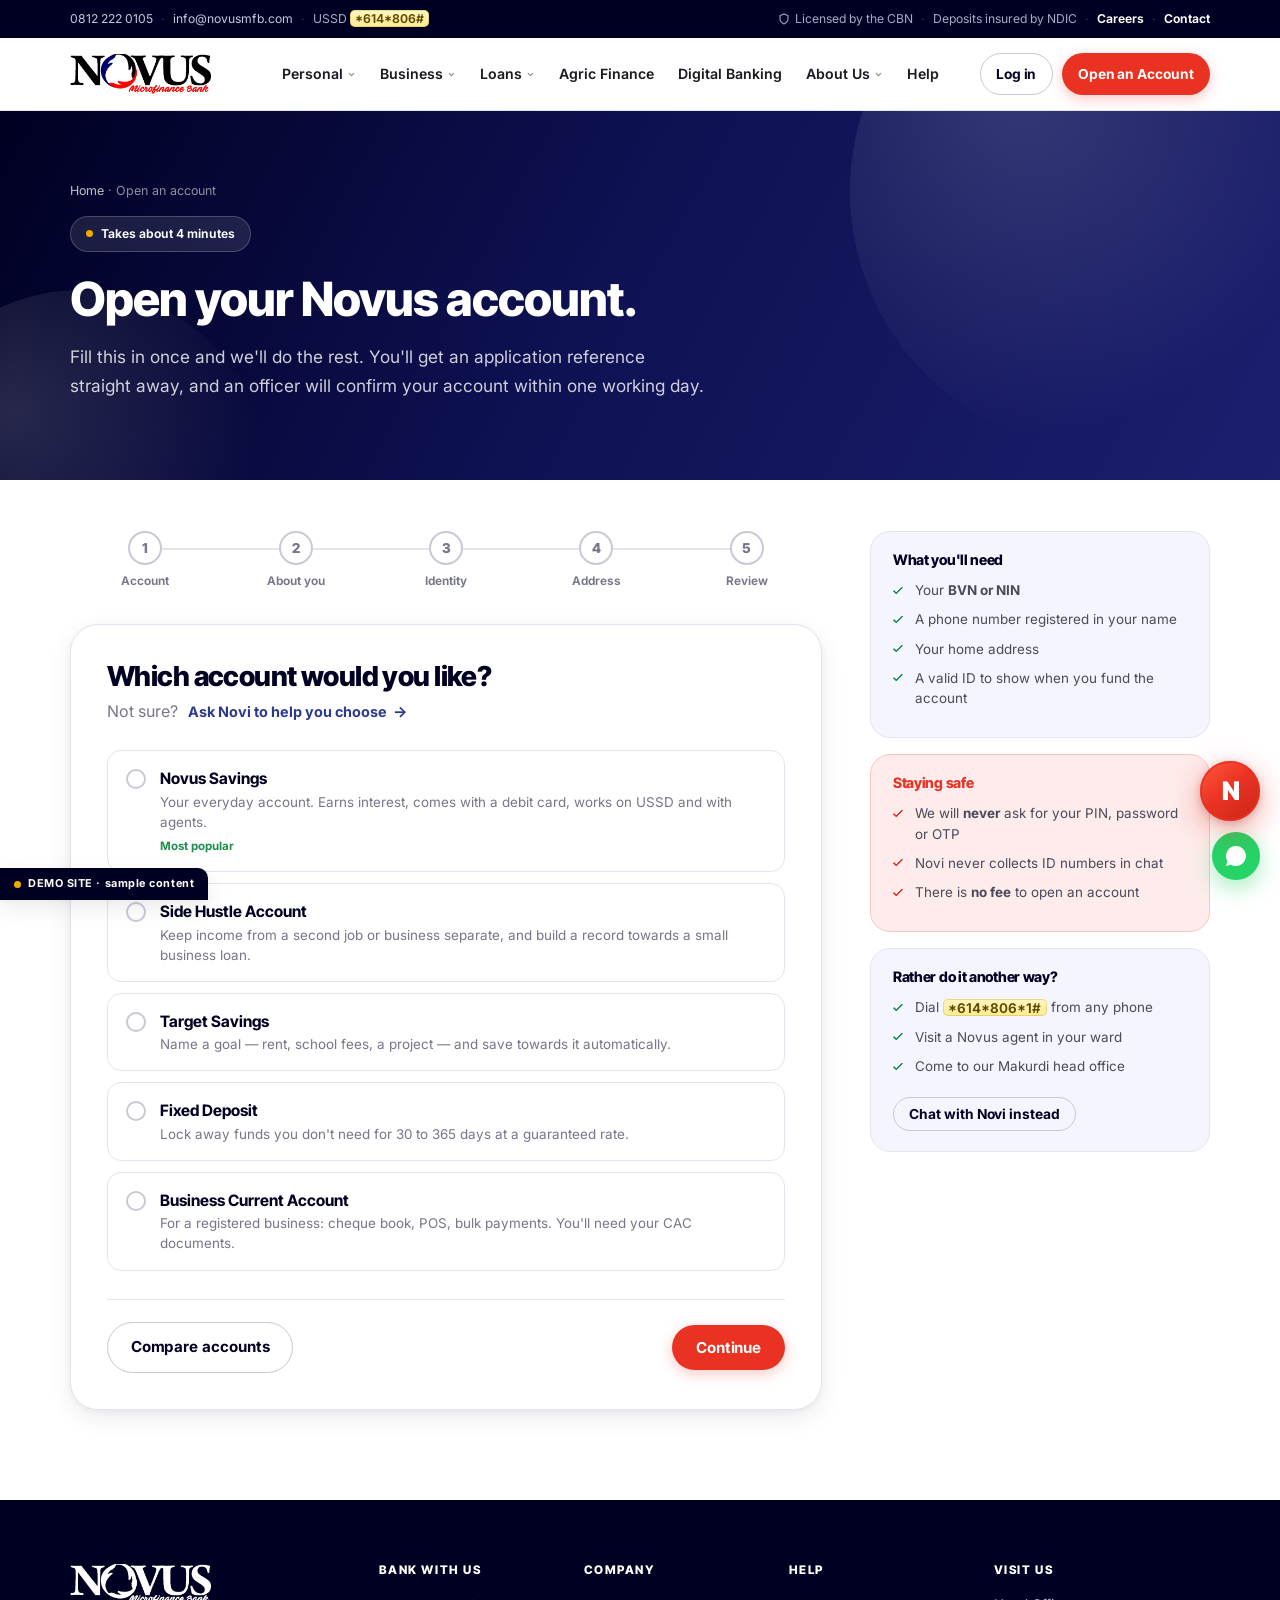
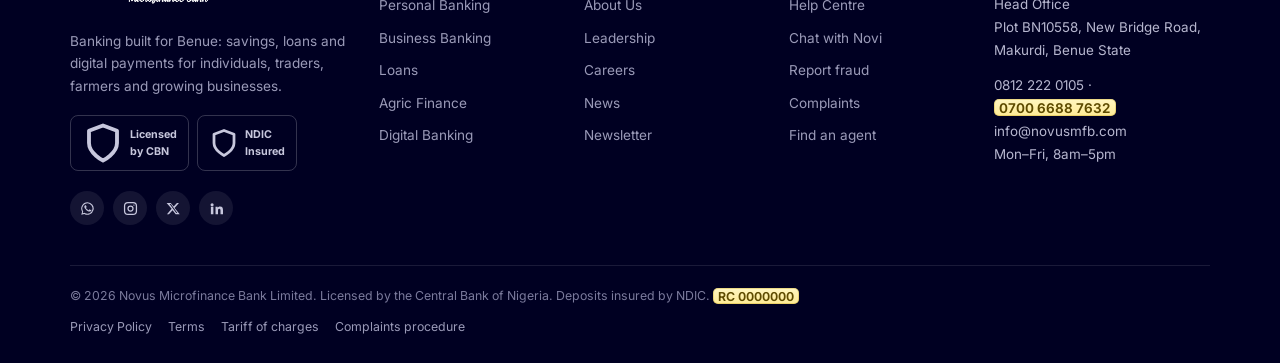
<file: open-account.html>
<!DOCTYPE html>
<html lang="en">
<head>
<meta charset="utf-8">
<meta name="viewport" content="width=device-width, initial-scale=1">
<title>Open an Account | Novus Microfinance Bank</title>
<meta name="description" content="Open a Novus Microfinance Bank account online in a few minutes. Savings, Side Hustle, Target Savings or a business account — all you need is your BVN or NIN.">
<meta name="robots" content="noindex, nofollow">
<link rel="canonical" href="https://novusmfb.vercel.app/open-account">
<meta property="og:type" content="website">
<meta property="og:site_name" content="Novus Microfinance Bank">
<meta property="og:locale" content="en_NG">
<meta property="og:url" content="https://novusmfb.vercel.app/open-account">
<meta property="og:title" content="Open an Account | Novus Microfinance Bank">
<meta property="og:description" content="Open a Novus Microfinance Bank account online in a few minutes. Savings, Side Hustle, Target Savings or a business account — all you need is your BVN or NIN.">
<meta property="og:image" content="https://novusmfb.vercel.app/assets/img/og-card.png">
<meta property="og:image:width" content="1200">
<meta property="og:image:height" content="630">
<meta property="og:image:alt" content="Novus Microfinance Bank">
<meta name="twitter:card" content="summary_large_image">
<meta name="twitter:title" content="Open an Account | Novus Microfinance Bank">
<meta name="twitter:description" content="Open a Novus Microfinance Bank account online in a few minutes. Savings, Side Hustle, Target Savings or a business account — all you need is your BVN or NIN.">
<meta name="twitter:image" content="https://novusmfb.vercel.app/assets/img/og-card.png">
<meta name="theme-color" content="#000022">
<link rel="preconnect" href="https://fonts.googleapis.com">
<link rel="preconnect" href="https://fonts.gstatic.com" crossorigin>
<link href="https://fonts.googleapis.com/css2?family=Inter:wght@400..800&family=Inter+Tight:wght@600..900&display=swap" rel="stylesheet">
<link rel="stylesheet" href="assets/css/styles.css">
<link rel="stylesheet" href="assets/css/novi.css">
<link rel="icon" href="data:image/svg+xml,<svg xmlns='http://www.w3.org/2000/svg' viewBox='0 0 100 100'><rect width='100' height='100' rx='22' fill='%23000022'/><text x='50' y='70' font-family='Arial' font-size='62' font-weight='bold' fill='%23EA3223' text-anchor='middle'>N</text></svg>">
</head>
<body data-page="open">
<script src="assets/js/splash.js"></script>

<div id="site-header-mount"></div>

<main>

  <!-- BANNER -->
  <section class="hero hero--page" style="padding-bottom:clamp(36px,4vw,54px)">
    <span class="hero__blob b1"></span>
    <span class="hero__blob b2"></span>
    <div class="wrap">
      <p class="crumb"><a href="index.html">Home</a> · Open an account</p>
      <span class="hero__tag"><span class="pulse"></span> Takes about 4 minutes</span>
      <h1 style="max-width:20ch">Open your Novus account.</h1>
      <p class="hero__sub" style="max-width:58ch">Fill this in once and we'll do the rest. You'll get an application reference straight away, and an officer will confirm your account within one working day.</p>
    </div>
  </section>

  <!-- FORM -->
  <section class="section" style="padding-top:clamp(34px,4vw,52px)">
    <div class="wrap">
      <div class="apply">

        <div>
          <!-- stepper -->
          <div class="stepper" id="stepper">
            <div class="stepper__item"><div class="stepper__dot"><span>1</span></div><span class="stepper__label">Account</span></div>
            <div class="stepper__item"><div class="stepper__dot"><span>2</span></div><span class="stepper__label">About you</span></div>
            <div class="stepper__item"><div class="stepper__dot"><span>3</span></div><span class="stepper__label">Identity</span></div>
            <div class="stepper__item"><div class="stepper__dot"><span>4</span></div><span class="stepper__label">Address</span></div>
            <div class="stepper__item"><div class="stepper__dot"><span>5</span></div><span class="stepper__label">Review</span></div>
          </div>

          <div class="apply-panel">
            <form id="applyForm" novalidate>

              <!-- STEP 1 · ACCOUNT -->
              <div class="fstep is-on" data-step="1">
                <h2>Which account would you like?</h2>
                <p class="muted">Not sure? <button type="button" class="lnk" data-novi-open data-novi-send="Which account should I choose?">Ask Novi to help you choose</button></p>

                <div class="pick" id="pickAccount">
                  <label class="pick__opt">
                    <input type="radio" name="account" value="Novus Savings" required>
                    <span class="pick__mark"></span>
                    <span><b>Novus Savings</b><span>Your everyday account. Earns interest, comes with a debit card, works on USSD and with agents.</span><em>Most popular</em></span>
                  </label>
                  <label class="pick__opt">
                    <input type="radio" name="account" value="Side Hustle">
                    <span class="pick__mark"></span>
                    <span><b>Side Hustle Account</b><span>Keep income from a second job or business separate, and build a record towards a small business loan.</span></span>
                  </label>
                  <label class="pick__opt">
                    <input type="radio" name="account" value="Target Savings">
                    <span class="pick__mark"></span>
                    <span><b>Target Savings</b><span>Name a goal — rent, school fees, a project — and save towards it automatically.</span></span>
                  </label>
                  <label class="pick__opt">
                    <input type="radio" name="account" value="Fixed Deposit">
                    <span class="pick__mark"></span>
                    <span><b>Fixed Deposit</b><span>Lock away funds you don't need for 30 to 365 days at a guaranteed rate.</span></span>
                  </label>
                  <label class="pick__opt">
                    <input type="radio" name="account" value="Business Current">
                    <span class="pick__mark"></span>
                    <span><b>Business Current Account</b><span>For a registered business: cheque book, POS, bulk payments. You'll need your CAC documents.</span></span>
                  </label>
                </div>
                <p class="err" id="errAccount">Please choose an account to continue.</p>

                <div class="fnav">
                  <a class="btn btn--ghost" href="personal.html">Compare accounts</a>
                  <button class="btn" type="button" data-next>Continue</button>
                </div>
              </div>

              <!-- STEP 2 · ABOUT YOU -->
              <div class="fstep" data-step="2">
                <h2>About you</h2>
                <p class="muted">Use your names exactly as they appear on your ID.</p>

                <div class="fld-2">
                  <div class="fld">
                    <label for="firstName">First name</label>
                    <input class="inp" id="firstName" name="firstName" type="text" autocomplete="given-name" required>
                    <p class="err">Please enter your first name.</p>
                  </div>
                  <div class="fld">
                    <label for="lastName">Surname</label>
                    <input class="inp" id="lastName" name="lastName" type="text" autocomplete="family-name" required>
                    <p class="err">Please enter your surname.</p>
                  </div>
                </div>

                <div class="fld-2">
                  <div class="fld">
                    <label for="dob">Date of birth</label>
                    <input class="inp" id="dob" name="dob" type="date" required data-min-age="16">
                    <p class="err">You must be at least 16 to open an account.</p>
                  </div>
                  <div class="fld">
                    <label for="gender">Gender</label>
                    <select class="inp" id="gender" name="gender" required>
                      <option value="">Select…</option>
                      <option>Female</option>
                      <option>Male</option>
                      <option>Prefer not to say</option>
                    </select>
                    <p class="err">Please select an option.</p>
                  </div>
                </div>

                <div class="fld-2">
                  <div class="fld">
                    <label for="phone">Phone number</label>
                    <input class="inp" id="phone" name="phone" type="tel" inputmode="numeric" placeholder="0800 000 0000" autocomplete="tel" required data-digits="11">
                    <p class="hint">Must be registered in your own name.</p>
                    <p class="err">Enter a valid 11-digit Nigerian phone number.</p>
                  </div>
                  <div class="fld">
                    <label for="email">Email <span class="opt">(optional)</span></label>
                    <input class="inp" id="email" name="email" type="email" autocomplete="email" data-optional-email>
                    <p class="err">That email address doesn't look right.</p>
                  </div>
                </div>

                <div class="fnav">
                  <button class="btn btn--ghost" type="button" data-back>Back</button>
                  <button class="btn" type="button" data-next>Continue</button>
                </div>
              </div>

              <!-- STEP 3 · IDENTITY -->
              <div class="fstep" data-step="3">
                <h2>Your identity</h2>
                <p class="muted">The CBN requires every bank to verify who you are. This is sent over a secure connection and never shown in chat.</p>

                <div class="fld">
                  <label>Which number will you use?</label>
                  <div class="pick" id="pickId">
                    <label class="pick__opt">
                      <input type="radio" name="idType" value="BVN" required>
                      <span class="pick__mark"></span>
                      <span><b>BVN</b><span>Bank Verification Number — 11 digits. Dial *565*0# to check yours.</span></span>
                    </label>
                    <label class="pick__opt">
                      <input type="radio" name="idType" value="NIN">
                      <span class="pick__mark"></span>
                      <span><b>NIN</b><span>National Identification Number — 11 digits, on your NIN slip.</span></span>
                    </label>
                  </div>
                  <p class="err" id="errIdType">Please choose BVN or NIN.</p>
                </div>

                <div class="fld">
                  <label for="idNumber"><span id="idLabel">BVN / NIN</span> number</label>
                  <input class="inp" id="idNumber" name="idNumber" type="text" inputmode="numeric" maxlength="11" placeholder="11 digits" required data-digits="11">
                  <p class="err">Enter the 11 digits exactly as issued.</p>
                </div>

                <div class="fld-2">
                  <div class="fld">
                    <label for="idDoc">Supporting ID</label>
                    <select class="inp" id="idDoc" name="idDoc" required>
                      <option value="">Select…</option>
                      <option>National ID card</option>
                      <option>Driver's licence</option>
                      <option>International passport</option>
                      <option>Voter's card</option>
                    </select>
                    <p class="err">Please select your supporting ID.</p>
                  </div>
                  <div class="fld">
                    <label for="employment">Employment</label>
                    <select class="inp" id="employment" name="employment" required>
                      <option value="">Select…</option>
                      <option>Salary earner</option>
                      <option>Trader or artisan</option>
                      <option>Business owner</option>
                      <option>Farmer</option>
                      <option>Student</option>
                      <option>Other</option>
                    </select>
                    <p class="err">Please select an option.</p>
                  </div>
                </div>

                <div class="fnav">
                  <button class="btn btn--ghost" type="button" data-back>Back</button>
                  <button class="btn" type="button" data-next>Continue</button>
                </div>
              </div>

              <!-- STEP 4 · ADDRESS -->
              <div class="fstep" data-step="4">
                <h2>Where do you live?</h2>
                <p class="muted">We use this to set your account limits and to find your nearest agent.</p>

                <div class="fld-2">
                  <div class="fld">
                    <label for="state">State</label>
                    <select class="inp" id="state" name="state" required>
                      <option value="Benue" selected>Benue</option>
                      <option>Nasarawa</option>
                      <option>Taraba</option>
                      <option>Cross River</option>
                      <option>Enugu</option>
                      <option>Kogi</option>
                      <option>Ebonyi</option>
                      <option>Other</option>
                    </select>
                    <p class="err">Please select your state.</p>
                  </div>
                  <div class="fld">
                    <label for="lga">Local Government Area</label>
                    <select class="inp" id="lga" name="lga" required>
                      <option value="">Select…</option>
                    </select>
                    <p class="err">Please select your LGA.</p>
                  </div>
                </div>

                <div class="fld">
                  <label for="street">Street address</label>
                  <input class="inp" id="street" name="street" type="text" placeholder="House number and street" autocomplete="street-address" required>
                  <p class="err">Please enter your street address.</p>
                </div>

                <div class="fld-2">
                  <div class="fld">
                    <label for="town">Town or ward</label>
                    <input class="inp" id="town" name="town" type="text" required>
                    <p class="err">Please enter your town or ward.</p>
                  </div>
                  <div class="fld">
                    <label for="landmark">Nearest landmark <span class="opt">(optional)</span></label>
                    <input class="inp" id="landmark" name="landmark" type="text" placeholder="e.g. opposite Wurukum market">
                  </div>
                </div>

                <div class="fld">
                  <label for="funding">How will you fund the account first?</label>
                  <select class="inp" id="funding" name="funding" required>
                    <option value="">Select…</option>
                    <option>Cash at a branch</option>
                    <option>Through a Novus agent</option>
                    <option>Transfer from another bank</option>
                    <option>Salary payment</option>
                  </select>
                  <p class="err">Please tell us how you'll fund it.</p>
                </div>

                <div class="fnav">
                  <button class="btn btn--ghost" type="button" data-back>Back</button>
                  <button class="btn" type="button" data-next>Continue</button>
                </div>
              </div>

              <!-- STEP 5 · REVIEW -->
              <div class="fstep" data-step="5">
                <h2>Check your details</h2>
                <p class="muted">Make sure everything matches your ID, then submit.</p>

                <div class="review" id="review"></div>

                <div class="fld">
                  <label class="check">
                    <input type="checkbox" id="agree" required>
                    <span>I confirm the information above is correct, and I accept the <a href="#">Terms</a>, the <a href="#">Privacy Policy</a> and the <a href="#">Tariff of charges</a>.</span>
                  </label>
                  <p class="err" id="errAgree">Please confirm before submitting.</p>
                </div>

                <div class="fnav">
                  <button class="btn btn--ghost" type="button" data-back>Back</button>
                  <button class="btn btn--lg" type="submit" id="applySubmit">Submit application</button>
                </div>
              </div>

            </form>

            <!-- SUCCESS -->
            <div class="apply-done" id="applyDone">
              <div class="apply-done__tick">
                <svg viewBox="0 0 24 24" fill="none" stroke="currentColor" stroke-width="3" stroke-linecap="round" stroke-linejoin="round"><path d="M20 6L9 17l-5-5"/></svg>
              </div>
              <h2>Application received</h2>
              <p class="muted" style="max-width:46ch;margin:0 auto 4px">Keep this reference — you'll need it if you call or visit us.</p>
              <div class="apply-ref" id="applyRef">NVS-APP-000000</div>
              <div style="max-width:430px;margin:0 auto 26px;text-align:left">
                <div class="review__row"><span>Account</span><b id="doneAccount">—</b></div>
                <div class="review__row"><span>Name</span><b id="doneName">—</b></div>
                <div class="review__row"><span>Phone</span><b id="donePhone">—</b></div>
                <div class="review__row"><span>Next step</span><b>An officer calls you within 1 working day</b></div>
              </div>
              <div class="btn-row btn-row--center">
                <a class="btn" href="digital-banking.html#locator">Find your nearest agent</a>
                <button class="btn btn--ghost" data-novi-open data-novi-send="What do I need to bring to fund my new account?">Ask Novi what's next</button>
              </div>
              <p class="small muted" style="margin-top:26px">This is a demo — nothing was submitted and no data left your browser.</p>
            </div>

          </div>
        </div>

        <!-- RAIL -->
        <aside class="apply-rail">
          <div class="rail-card">
            <h4>What you'll need</h4>
            <ul>
              <li>Your <b>BVN or NIN</b></li>
              <li>A phone number registered in your name</li>
              <li>Your home address</li>
              <li>A valid ID to show when you fund the account</li>
            </ul>
          </div>
          <div class="rail-card rail-card--secure">
            <h4>Staying safe</h4>
            <ul>
              <li>We will <b>never</b> ask for your PIN, password or OTP</li>
              <li>Novi never collects ID numbers in chat</li>
              <li>There is <b>no fee</b> to open an account</li>
            </ul>
          </div>
          <div class="rail-card">
            <h4>Rather do it another way?</h4>
            <ul>
              <li>Dial <span class="ph">*614*806*1#</span> from any phone</li>
              <li>Visit a Novus agent in your ward</li>
              <li>Come to our Makurdi head office</li>
            </ul>
            <button class="btn btn--sm btn--ghost" style="margin-top:12px" data-novi-open data-novi-send="I want to open an account">Chat with Novi instead</button>
          </div>
        </aside>

      </div>
    </div>
  </section>

</main>

<div id="site-footer-mount"></div>

<script src="assets/js/site.js"></script>
<script src="assets/js/open-account.js"></script>
<script src="assets/js/novi.js"></script>
</body>
</html>
</file>
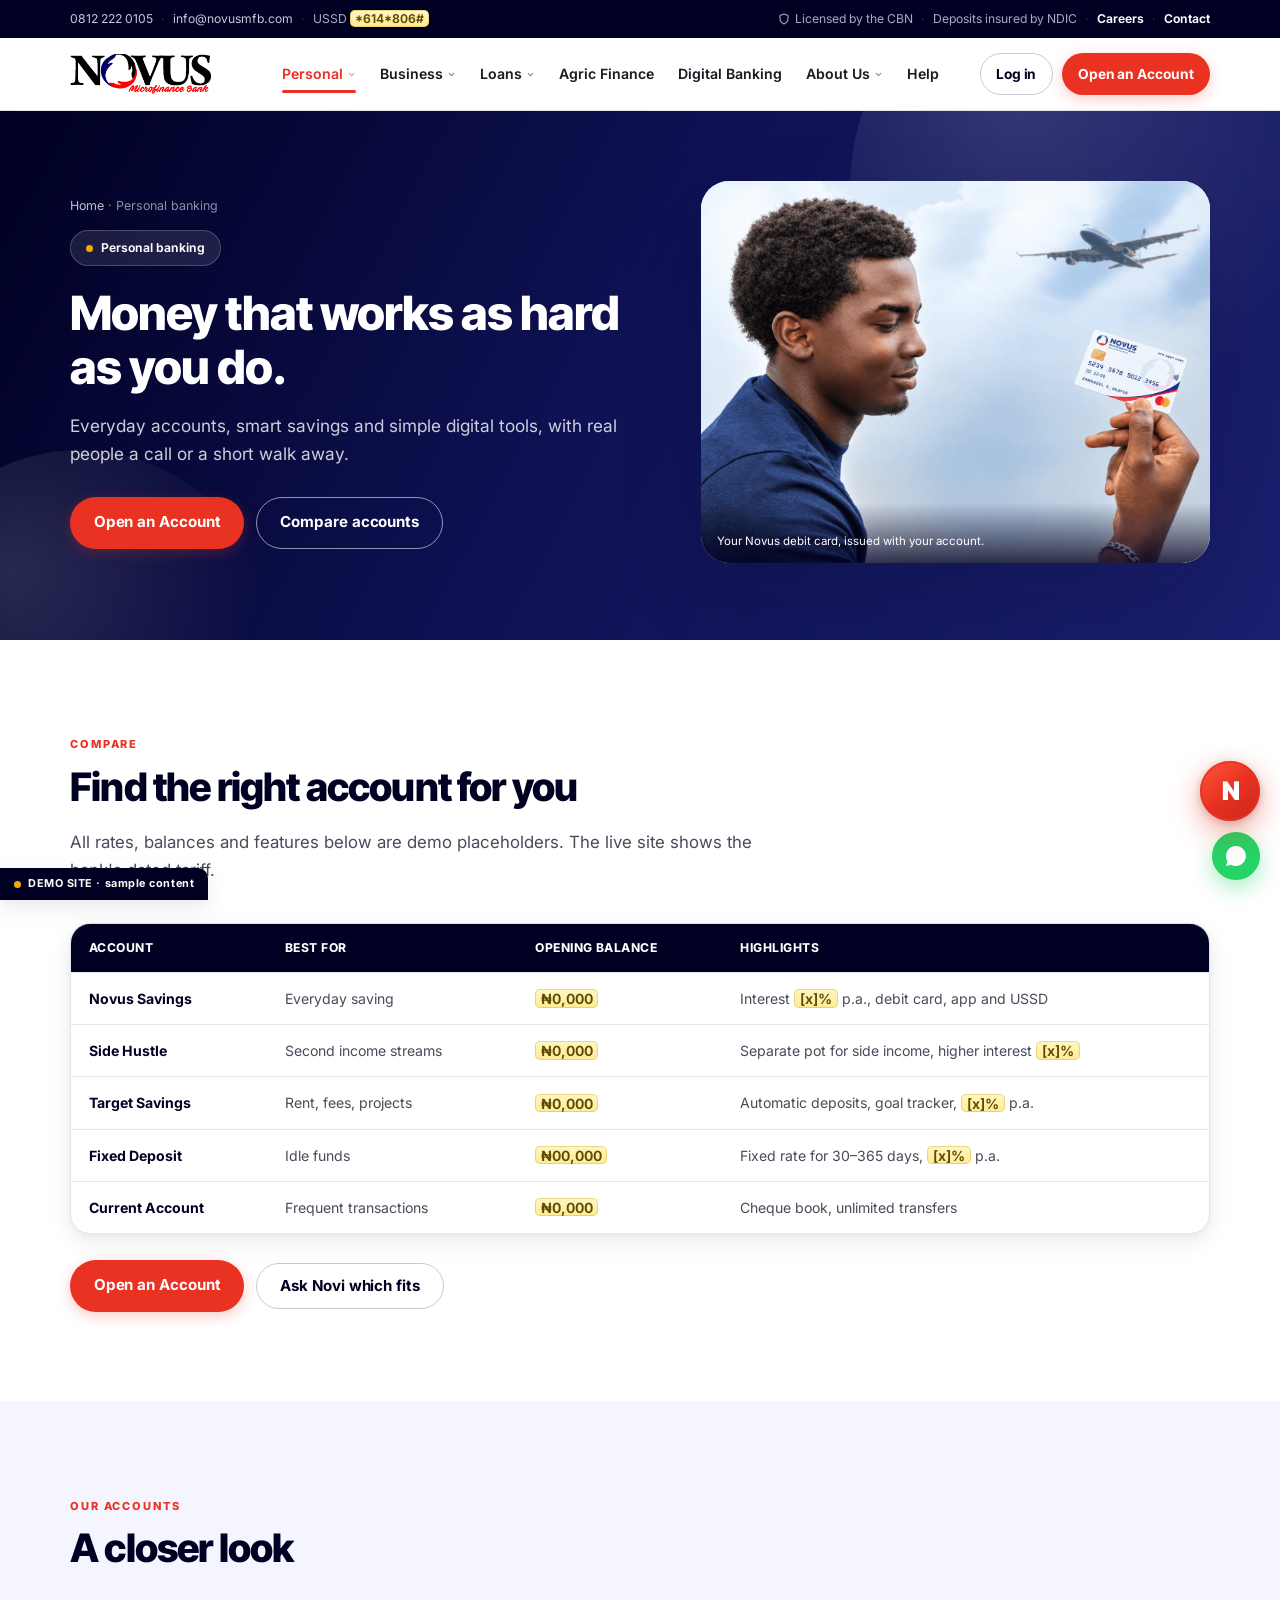
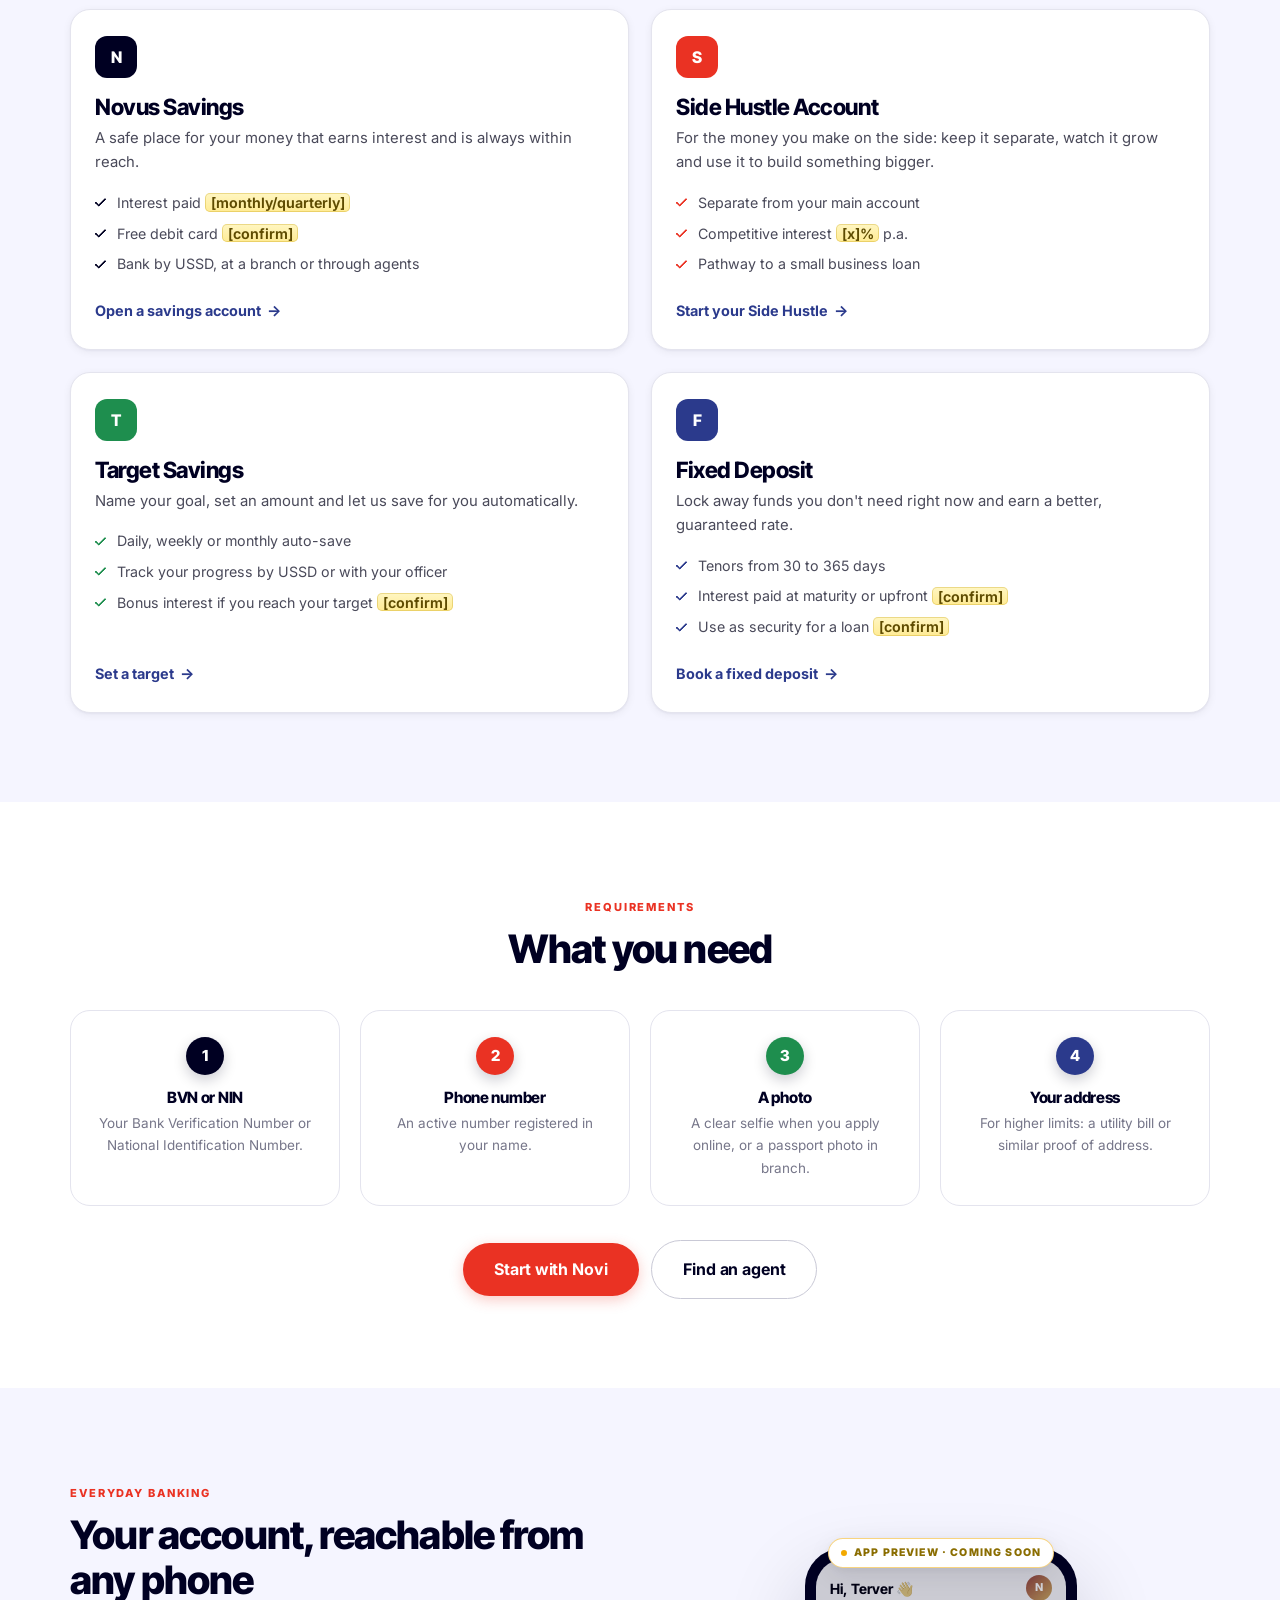
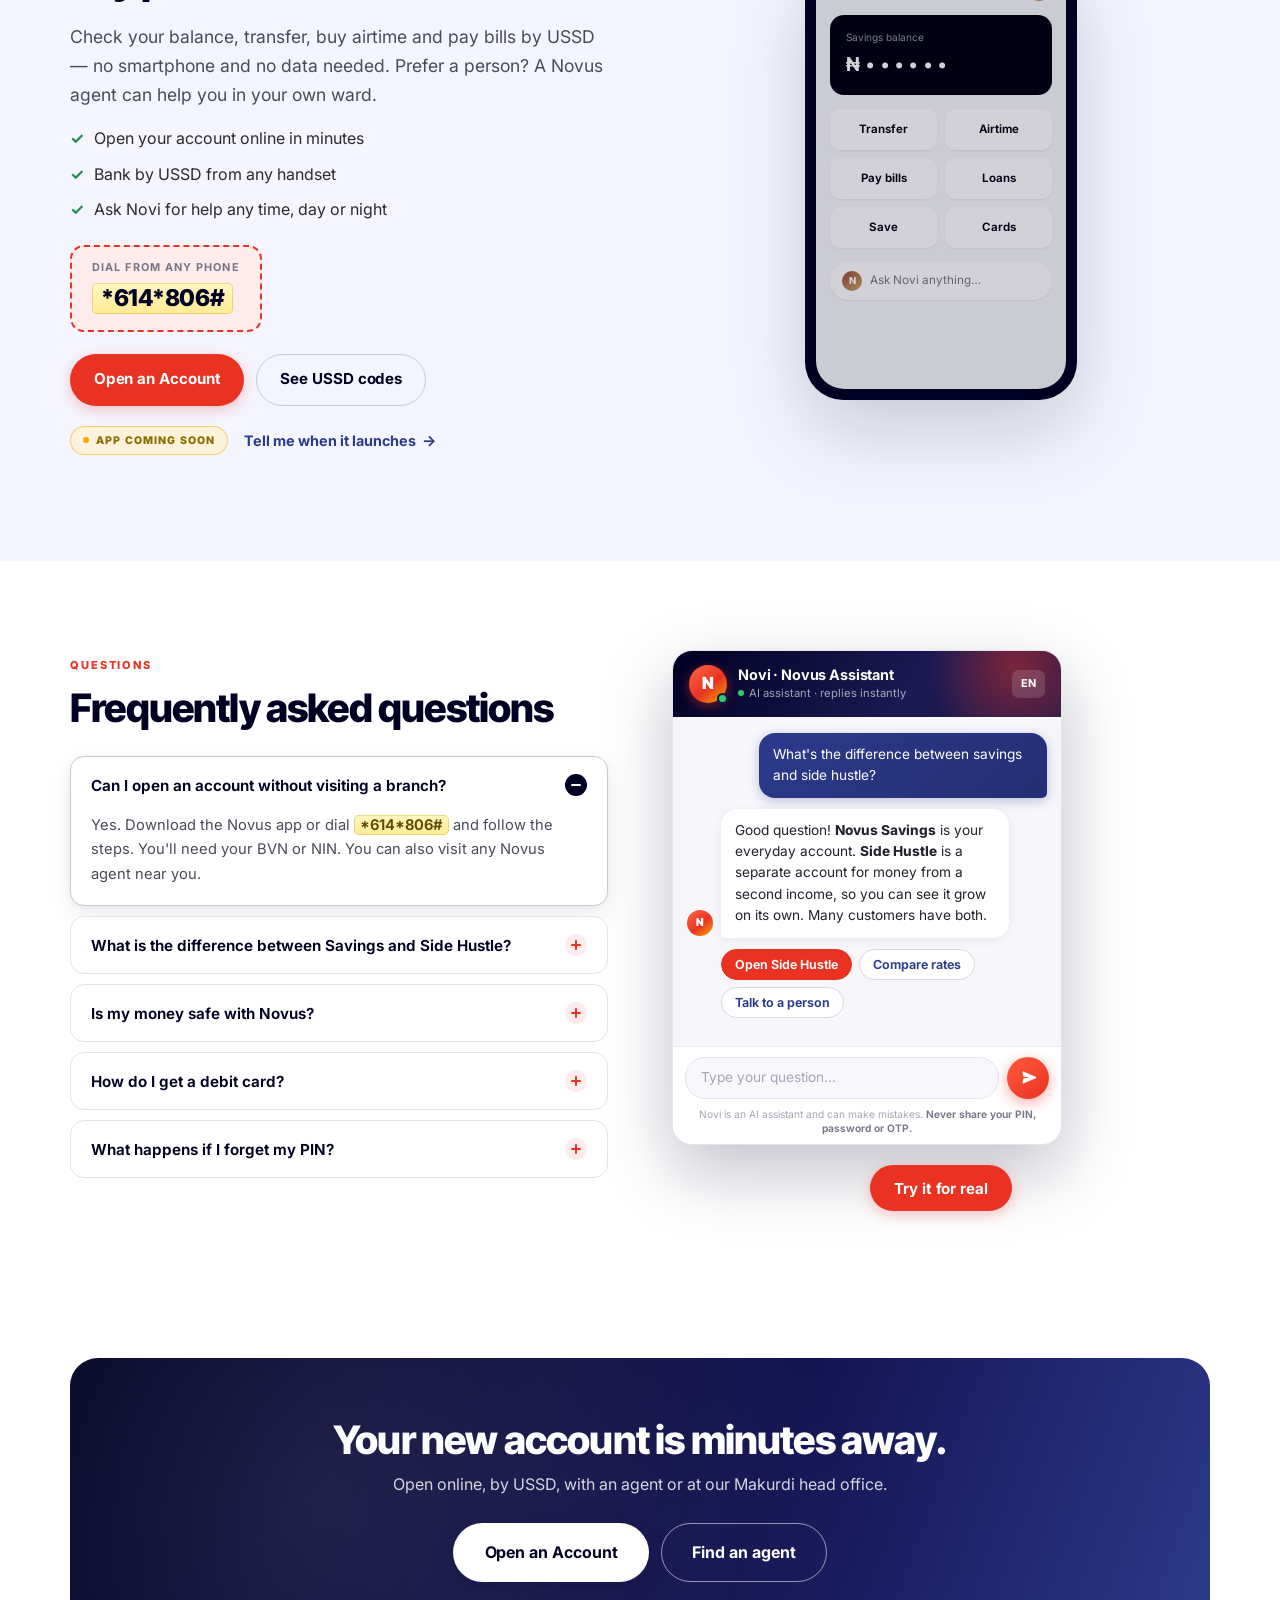
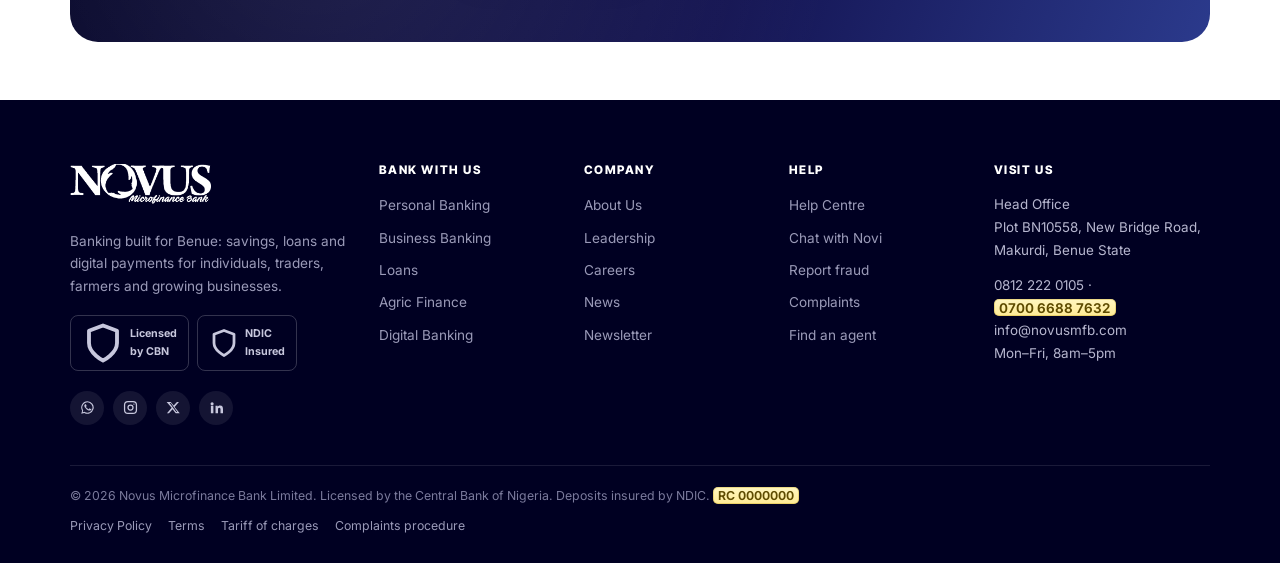
<file: personal.html>
<!DOCTYPE html>
<html lang="en">
<head>
<meta charset="utf-8">
<meta name="viewport" content="width=device-width, initial-scale=1">
<title>Personal Banking | Savings, Side Hustle &amp; Target Savings | Novus MFB</title>
<meta name="description" content="Open a savings, Side Hustle, target savings or current account with Novus Microfinance Bank. Bank by USSD or with a Novus agent near you.">
<meta name="robots" content="noindex, nofollow">
<link rel="canonical" href="https://novusmfb.vercel.app/personal">
<meta property="og:type" content="website">
<meta property="og:site_name" content="Novus Microfinance Bank">
<meta property="og:locale" content="en_NG">
<meta property="og:url" content="https://novusmfb.vercel.app/personal">
<meta property="og:title" content="Personal Banking | Savings, Side Hustle &amp; Target Savings | Novus MFB">
<meta property="og:description" content="Open a savings, Side Hustle, target savings or current account with Novus Microfinance Bank. Bank by USSD or with a Novus agent near you.">
<meta property="og:image" content="https://novusmfb.vercel.app/assets/img/og-card.png">
<meta property="og:image:width" content="1200">
<meta property="og:image:height" content="630">
<meta property="og:image:alt" content="Novus Microfinance Bank">
<meta name="twitter:card" content="summary_large_image">
<meta name="twitter:title" content="Personal Banking | Savings, Side Hustle &amp; Target Savings | Novus MFB">
<meta name="twitter:description" content="Open a savings, Side Hustle, target savings or current account with Novus Microfinance Bank. Bank by USSD or with a Novus agent near you.">
<meta name="twitter:image" content="https://novusmfb.vercel.app/assets/img/og-card.png">
<meta name="theme-color" content="#000022">
<link rel="preconnect" href="https://fonts.googleapis.com">
<link rel="preconnect" href="https://fonts.gstatic.com" crossorigin>
<link href="https://fonts.googleapis.com/css2?family=Inter:wght@400..800&family=Inter+Tight:wght@600..900&display=swap" rel="stylesheet">
<link rel="stylesheet" href="assets/css/styles.css">
<link rel="stylesheet" href="assets/css/novi.css">
<link rel="icon" href="data:image/svg+xml,<svg xmlns='http://www.w3.org/2000/svg' viewBox='0 0 100 100'><rect width='100' height='100' rx='22' fill='%23000022'/><text x='50' y='70' font-family='Arial' font-size='62' font-weight='bold' fill='%23EA3223' text-anchor='middle'>N</text></svg>">
</head>
<body data-page="personal">
<script src="assets/js/splash.js"></script>

<div id="site-header-mount"></div>

<main>

  <!-- 1 · BANNER -->
  <section class="hero hero--page">
    <span class="hero__blob b1"></span>
    <span class="hero__blob b2"></span>
    <div class="wrap">
      <div class="hero__grid">
        <div data-rv="left">
          <p class="crumb"><a href="index.html">Home</a> · Personal banking</p>
          <span class="hero__tag"><span class="pulse"></span> Personal banking</span>
          <h1>Money that works as hard as you do.</h1>
          <p class="hero__sub">Everyday accounts, smart savings and simple digital tools, with real people a call or a short walk away.</p>
          <div class="btn-row">
            <a class="btn" href="open-account.html">Open an Account</a>
            <a class="btn btn--outline-light" href="#compare">Compare accounts</a>
          </div>
        </div>
        <div class="hero__media" data-rv="scale" data-rv-d="120">
          <div class="photo photo--shot">
            <img src="assets/img/novus-card.jpg" width="1400" height="997" loading="eager" decoding="async"
                 alt="A young Novus customer holding his Novus Microfinance Bank debit card, a plane climbing in the sky behind him.">
            <div class="photo__cap">Your Novus debit card, issued with your account.</div>
          </div>
        </div>
      </div>
    </div>
  </section>

  <!-- 2 · COMPARE -->
  <section class="section" id="compare">
    <div class="wrap">
      <div class="sec-head" data-rv>
        <span class="eyebrow">Compare</span>
        <h2>Find the right account for you</h2>
        <p>All rates, balances and features below are demo placeholders. The live site shows the bank's dated tariff.</p>
      </div>
      <div class="table-wrap" data-rv>
        <table>
          <thead><tr><th>Account</th><th>Best for</th><th>Opening balance</th><th>Highlights</th></tr></thead>
          <tbody>
            <tr><td>Novus Savings</td><td>Everyday saving</td><td><span class="ph">&#8358;0,000</span></td><td>Interest <span class="ph">[x]%</span> p.a., debit card, app and USSD</td></tr>
            <tr><td>Side Hustle</td><td>Second income streams</td><td><span class="ph">&#8358;0,000</span></td><td>Separate pot for side income, higher interest <span class="ph">[x]%</span></td></tr>
            <tr><td>Target Savings</td><td>Rent, fees, projects</td><td><span class="ph">&#8358;0,000</span></td><td>Automatic deposits, goal tracker, <span class="ph">[x]%</span> p.a.</td></tr>
            <tr><td>Fixed Deposit</td><td>Idle funds</td><td><span class="ph">&#8358;00,000</span></td><td>Fixed rate for 30–365 days, <span class="ph">[x]%</span> p.a.</td></tr>
            <tr><td>Current Account</td><td>Frequent transactions</td><td><span class="ph">&#8358;0,000</span></td><td>Cheque book, unlimited transfers</td></tr>
          </tbody>
        </table>
      </div>
      <div class="btn-row" style="margin-top:26px" data-rv>
        <a class="btn" href="open-account.html">Open an Account</a>
        <button class="btn btn--ghost" data-novi-open data-novi-send="Which account should I choose?">Ask Novi which fits</button>
      </div>
    </div>
  </section>

  <!-- 3 · ACCOUNT DETAILS -->
  <section class="section section--mist" id="accounts">
    <div class="wrap">
      <div class="sec-head" data-rv>
        <span class="eyebrow">Our accounts</span>
        <h2>A closer look</h2>
      </div>
      <div class="grid g-2" data-rv-stagger="90">
        <div class="card a-dark">
          <span class="card__icon">N</span>
          <h3>Novus Savings</h3>
          <p>A safe place for your money that earns interest and is always within reach.</p>
          <ul>
            <li>Interest paid <span class="ph">[monthly/quarterly]</span></li>
            <li>Free debit card <span class="ph">[confirm]</span></li>
            <li>Bank by USSD, at a branch or through agents</li>
          </ul>
          <a class="lnk" href="open-account.html?type=savings">Open a savings account</a>
        </div>
        <div class="card a-red">
          <span class="card__icon">S</span>
          <h3>Side Hustle Account</h3>
          <p>For the money you make on the side: keep it separate, watch it grow and use it to build something bigger.</p>
          <ul>
            <li>Separate from your main account</li>
            <li>Competitive interest <span class="ph">[x]%</span> p.a.</li>
            <li>Pathway to a small business loan</li>
          </ul>
          <a class="lnk" href="open-account.html?type=sidehustle">Start your Side Hustle</a>
        </div>
        <div class="card a-green">
          <span class="card__icon">T</span>
          <h3>Target Savings</h3>
          <p>Name your goal, set an amount and let us save for you automatically.</p>
          <ul>
            <li>Daily, weekly or monthly auto-save</li>
            <li>Track your progress by USSD or with your officer</li>
            <li>Bonus interest if you reach your target <span class="ph">[confirm]</span></li>
          </ul>
          <a class="lnk" href="open-account.html?type=target">Set a target</a>
        </div>
        <div class="card a-blue">
          <span class="card__icon">F</span>
          <h3>Fixed Deposit</h3>
          <p>Lock away funds you don't need right now and earn a better, guaranteed rate.</p>
          <ul>
            <li>Tenors from 30 to 365 days</li>
            <li>Interest paid at maturity or upfront <span class="ph">[confirm]</span></li>
            <li>Use as security for a loan <span class="ph">[confirm]</span></li>
          </ul>
          <a class="lnk" href="open-account.html?type=fixed">Book a fixed deposit</a>
        </div>
      </div>
    </div>
  </section>

  <!-- 4 · REQUIREMENTS -->
  <section class="section" id="open">
    <div class="wrap center">
      <div class="sec-head center" data-rv>
        <span class="eyebrow">Requirements</span>
        <h2>What you need</h2>
      </div>
      <div class="steps g-4" data-rv-stagger="90">
        <div class="step"><div class="step__n">1</div><h4>BVN or NIN</h4><p>Your Bank Verification Number or National Identification Number.</p></div>
        <div class="step"><div class="step__n">2</div><h4>Phone number</h4><p>An active number registered in your name.</p></div>
        <div class="step"><div class="step__n">3</div><h4>A photo</h4><p>A clear selfie when you apply online, or a passport photo in branch.</p></div>
        <div class="step"><div class="step__n">4</div><h4>Your address</h4><p>For higher limits: a utility bill or similar proof of address.</p></div>
      </div>
      <div class="btn-row btn-row--center" style="margin-top:34px" data-rv>
        <button class="btn btn--lg" data-novi-open data-novi-send="I want to open an account">Start with Novi</button>
        <a class="btn btn--ghost btn--lg" href="digital-banking.html#locator">Find an agent</a>
      </div>
    </div>
  </section>

  <!-- 5 · DIGITAL PROMO -->
  <section class="section section--mist">
    <div class="wrap">
      <div class="split">
        <div data-rv="left">
          <span class="eyebrow">Everyday banking</span>
          <h2>Your account, reachable from any phone</h2>
          <p class="lede">Check your balance, transfer, buy airtime and pay bills by USSD — no smartphone and no data needed. Prefer a person? A Novus agent can help you in your own ward.</p>
          <ul style="list-style:none;padding:0;margin:0 0 22px">
            <li style="display:flex;gap:10px;margin-bottom:9px"><b style="color:var(--green)">✓</b> Open your account online in minutes</li>
            <li style="display:flex;gap:10px;margin-bottom:9px"><b style="color:var(--green)">✓</b> Bank by USSD from any handset</li>
            <li style="display:flex;gap:10px"><b style="color:var(--green)">✓</b> Ask Novi for help any time, day or night</li>
          </ul>
          <div class="ussd-box"><small>Dial from any phone</small><b class="ph">*614*806#</b></div>
          <div class="btn-row">
            <a class="btn" href="open-account.html">Open an Account</a>
            <a class="btn btn--ghost" href="digital-banking.html#ussd">See USSD codes</a>
          </div>
          <p class="small muted" style="margin-top:20px;display:flex;align-items:center;gap:10px;flex-wrap:wrap">
            <span class="soon"><i></i> App coming soon</span>
            <button class="lnk" data-novi-open data-novi-send="Notify me when the app launches">Tell me when it launches</button>
          </p>
        </div>
        <div data-rv="right" data-rv-d="120">
          <div class="phone__wrap">
            <span class="soon phone__tag"><i></i> App preview · coming soon</span>
            <div class="phone phone--soon">
              <div class="phone__screen">
                <div class="phone__top"><b>Hi, Terver 👋</b><span class="phone__av">N</span></div>
                <div class="phone__bal"><small>Savings balance</small><b>&#8358; • • • • • •</b></div>
                <div class="phone__grid">
                  <div>Transfer</div><div>Airtime</div>
                  <div>Pay bills</div><div>Loans</div>
                  <div>Save</div><div>Cards</div>
                </div>
                <div class="phone__ask"><i>N</i> Ask Novi anything…</div>
              </div>
            </div>
          </div>
        </div>
      </div>
    </div>
  </section>

  <!-- 6 · FAQS -->
  <section class="section">
    <div class="wrap">
      <div class="split" style="align-items:start">
        <div data-rv="left">
          <span class="eyebrow">Questions</span>
          <h2>Frequently asked questions</h2>
          <div class="faq" style="margin-top:26px">
            <div class="faq__item is-open">
              <button class="faq__q" aria-expanded="true">Can I open an account without visiting a branch?<span class="faq__sign"></span></button>
              <div class="faq__a"><div class="faq__a-inner"><p>Yes. Download the Novus app or dial <span class="ph">*614*806#</span> and follow the steps. You'll need your BVN or NIN. You can also visit any Novus agent near you.</p></div></div>
            </div>
            <div class="faq__item">
              <button class="faq__q" aria-expanded="false">What is the difference between Savings and Side Hustle?<span class="faq__sign"></span></button>
              <div class="faq__a"><div class="faq__a-inner"><p>Novus Savings is your everyday account. Side Hustle is a separate account for income from a second job or business, so you can track and grow it on its own.</p></div></div>
            </div>
            <div class="faq__item">
              <button class="faq__q" aria-expanded="false">Is my money safe with Novus?<span class="faq__sign"></span></button>
              <div class="faq__a"><div class="faq__a-inner"><p>Yes. Novus is licensed by the Central Bank of Nigeria and deposits are insured by the NDIC up to the legal limit.</p></div></div>
            </div>
            <div class="faq__item">
              <button class="faq__q" aria-expanded="false">How do I get a debit card?<span class="faq__sign"></span></button>
              <div class="faq__a"><div class="faq__a-inner"><p><span class="ph">[Explain card request process: app, branch, delivery time and fee.]</span></p></div></div>
            </div>
            <div class="faq__item">
              <button class="faq__q" aria-expanded="false">What happens if I forget my PIN?<span class="faq__sign"></span></button>
              <div class="faq__a"><div class="faq__a-inner"><p>Dial <span class="ph">*614*806#</span> and follow the reset steps, or visit a branch with a valid ID. Never share your PIN with anyone.</p></div></div>
            </div>
          </div>
        </div>

        <div data-rv="right" data-rv-d="120">
          <div class="novi novi-preview" aria-hidden="true">
            <div class="novi-head">
              <div class="novi-av">N<span class="novi-av__live"></span></div>
              <div class="novi-head__t"><b>Novi · Novus Assistant</b><span><i></i> AI assistant · replies instantly</span></div>
              <span class="novi-lang">EN</span>
            </div>
            <div class="novi-body">
              <div class="novi-row novi-row--me"><div class="novi-msg">What's the difference between savings and side hustle?</div></div>
              <div class="novi-row"><div class="novi-row__av">N</div><div class="novi-msg">Good question! <b>Novus Savings</b> is your everyday account. <b>Side Hustle</b> is a separate account for money from a second income, so you can see it grow on its own. Many customers have both.</div></div>
              <div class="novi-chips">
                <button class="novi-chip novi-chip--go">Open Side Hustle</button>
                <button class="novi-chip">Compare rates</button>
                <button class="novi-chip">Talk to a person</button>
              </div>
            </div>
            <div class="novi-foot">
              <div class="novi-form">
                <div class="novi-input" style="color:#a4a4ba">Type your question…</div>
                <span class="novi-send"><svg viewBox="0 0 24 24" fill="currentColor" width="17" height="17"><path d="M3.4 20.4l17.4-7.5c.9-.4.9-1.6 0-2L3.4 3.6c-.7-.3-1.5.2-1.4 1L3.2 10c.1.4.4.8.9.9l8.3 1.1-8.3 1.1c-.5.1-.8.4-.9.9l-1.2 5.4c-.1.8.7 1.3 1.4 1z"/></svg></span>
              </div>
              <p class="novi-disclaim">Novi is an AI assistant and can make mistakes. <b>Never share your PIN, password or OTP.</b></p>
            </div>
          </div>
          <div class="btn-row btn-row--center" style="margin-top:20px">
            <button class="btn" data-novi-open>Try it for real</button>
          </div>
        </div>
      </div>
    </div>
  </section>

  <!-- 7 · CTA -->
  <section class="section section--tight">
    <div class="wrap">
      <div class="cta cta--dark" data-rv="scale">
        <h2>Your new account is minutes away.</h2>
        <p>Open online, by USSD, with an agent or at our Makurdi head office.</p>
        <div class="btn-row btn-row--center">
          <a class="btn btn--light btn--lg" href="open-account.html">Open an Account</a>
          <a class="btn btn--outline-light btn--lg" href="digital-banking.html#locator">Find an agent</a>
        </div>
      </div>
    </div>
  </section>

</main>

<div id="site-footer-mount"></div>

<script src="assets/js/site.js"></script>
<script src="assets/js/novi.js"></script>
</body>
</html>
</file>
<file: assets/css/styles.css>
/* ==========================================================================
   Novus Microfinance Bank — Demo Website
   Design system + components
   ========================================================================== */

/* ---------- 1. Tokens ---------- */
:root{
  --midnight:#000022;
  --midnight-2:#0a0a35;
  --midnight-3:#141452;
  --red:#EA3223;
  --red-dark:#c8261a;
  --red-soft:#fdeceb;
  --blue:#2B3A8C;
  --blue-soft:#eceefa;
  --green:#1E8E4E;
  --green-soft:#e9f6ee;
  --gold:#F2A900;
  --gold-soft:#fdf3dd;
  --mist:#F5F5FF;
  --charcoal:#2B2B2B;
  --grey-900:#1b1b24;
  --grey-700:#4a4a5a;
  --grey-500:#767689;
  --grey-300:#c9c9d6;
  --grey-200:#e4e4ee;
  --grey-100:#f1f1f7;
  --white:#ffffff;

  --font:'Inter',-apple-system,BlinkMacSystemFont,'Segoe UI',Arial,sans-serif;
  --font-display:'Inter Tight','Inter',-apple-system,'Segoe UI',Arial,sans-serif;

  --r-sm:8px; --r-md:14px; --r-lg:20px; --r-xl:28px; --r-pill:999px;

  --sh-xs:0 1px 2px rgba(10,10,40,.06);
  --sh-sm:0 2px 8px rgba(10,10,40,.06), 0 1px 2px rgba(10,10,40,.04);
  --sh-md:0 8px 24px rgba(10,10,40,.08), 0 2px 6px rgba(10,10,40,.04);
  --sh-lg:0 18px 48px rgba(10,10,40,.12), 0 4px 12px rgba(10,10,40,.06);
  --sh-xl:0 32px 80px rgba(10,10,40,.18);

  --ease:cubic-bezier(.22,.61,.36,1);
  --ease-out-back:cubic-bezier(.34,1.3,.64,1);

  --wrap:1180px;
  --topbar-h:38px;
  --header-h:72px;
}

/* ---------- 2. Reset ---------- */
*,*::before,*::after{box-sizing:border-box}
html{-webkit-text-size-adjust:100%;scroll-behavior:smooth}
body{
  margin:0;font-family:var(--font);font-size:16px;line-height:1.65;
  color:var(--charcoal);background:var(--white);
  -webkit-font-smoothing:antialiased;-moz-osx-font-smoothing:grayscale;
  overflow-x:hidden;
}
img,svg{max-width:100%;display:block}
a{color:var(--blue);text-decoration:none;transition:color .2s var(--ease)}
a:hover{color:var(--red)}
button{font-family:inherit;font-size:inherit;cursor:pointer;border:0;background:none;color:inherit}
input,select,textarea{font-family:inherit;font-size:inherit;color:inherit}
h1,h2,h3,h4,h5{font-family:var(--font-display);color:var(--midnight);margin:0 0 .5em;line-height:1.14;letter-spacing:-.021em;font-weight:800}
h1{font-size:clamp(2.05rem,5vw,3.5rem)}
h2{font-size:clamp(1.6rem,3.3vw,2.45rem)}
h3{font-size:clamp(1.12rem,1.8vw,1.4rem);font-weight:750}
h4{font-size:1.02rem;font-weight:750}
p{margin:0 0 1rem}
ul,ol{margin:0 0 1rem;padding-left:1.15rem}
li{margin-bottom:.4rem}
:focus-visible{outline:3px solid var(--gold);outline-offset:3px;border-radius:4px}
::selection{background:var(--red);color:#fff}

/* ---------- 3. Layout ---------- */
.wrap{width:100%;max-width:var(--wrap);margin:0 auto;padding:0 20px}
.section{padding:clamp(52px,7vw,92px) 0;position:relative}
.section--mist{background:var(--mist)}
.section--tight{padding:clamp(38px,4.5vw,60px) 0}
.section--dark{background:var(--midnight);color:#d8d8e8}
.section--dark h2,.section--dark h3{color:#fff}
.grid{display:grid;gap:22px}
.g-2{grid-template-columns:repeat(2,1fr)}
.g-3{grid-template-columns:repeat(3,1fr)}
.g-4{grid-template-columns:repeat(4,1fr)}
.g-5{grid-template-columns:repeat(5,1fr)}
.g-6{grid-template-columns:repeat(6,1fr)}
.split{display:grid;grid-template-columns:1fr 1fr;gap:clamp(28px,5vw,64px);align-items:center}
.center{text-align:center}
.center .sec-head{margin-left:auto;margin-right:auto}

/* ---------- 4. Type helpers ---------- */
.eyebrow{
  display:inline-block;font-size:.69rem;font-weight:800;letter-spacing:.17em;
  text-transform:uppercase;color:var(--red);margin-bottom:.7rem;
}
.eyebrow--blue{color:var(--blue)} .eyebrow--green{color:var(--green)}
.sec-head{max-width:720px;margin-bottom:38px}
.sec-head p{color:var(--grey-700);font-size:1.055rem;margin-bottom:0}
.lede{font-size:1.1rem;color:var(--grey-700)}
.muted{color:var(--grey-500)}
.small{font-size:.86rem}

/* Yellow demo placeholder */
.ph{
  background:linear-gradient(180deg,#fff6c2,#ffeb94);color:#5e4b00;
  padding:.05em .4em;border-radius:5px;font-weight:650;
  box-shadow:inset 0 0 0 1px rgba(190,150,0,.3);white-space:nowrap;
}

/* ---------- 5. Buttons ---------- */
.btn{
  --bg:var(--red);--fg:#fff;--bd:transparent;
  display:inline-flex;align-items:center;justify-content:center;gap:.5em;
  padding:.82em 1.5em;border-radius:var(--r-pill);
  background:var(--bg);color:var(--fg);border:1.5px solid var(--bd);
  font-weight:700;font-size:.945rem;letter-spacing:-.004em;
  text-align:center;position:relative;overflow:hidden;isolation:isolate;
  transition:transform .28s var(--ease-out-back),box-shadow .28s var(--ease),background .2s,color .2s,border-color .2s;
  box-shadow:0 4px 14px rgba(234,50,35,.26);
}
.btn::after{
  content:'';position:absolute;inset:0;z-index:-1;
  background:linear-gradient(120deg,transparent 20%,rgba(255,255,255,.3) 48%,transparent 72%);
  transform:translateX(-110%);transition:transform .6s var(--ease);
}
.btn:hover{transform:translateY(-2.5px);box-shadow:0 10px 26px rgba(234,50,35,.34);color:#fff}
.btn:hover::after{transform:translateX(110%)}
.btn:active{transform:translateY(0)}
.btn--ghost{--bg:transparent;--fg:var(--midnight);--bd:var(--grey-300);box-shadow:none}
.btn--ghost:hover{--bd:var(--midnight);color:var(--midnight);box-shadow:var(--sh-sm)}
.btn--light{--bg:#fff;--fg:var(--midnight);box-shadow:var(--sh-md)}
.btn--light:hover{color:var(--midnight)}
.btn--outline-light{--bg:transparent;--fg:#fff;--bd:rgba(255,255,255,.55);box-shadow:none}
.btn--outline-light:hover{--bd:#fff;background:rgba(255,255,255,.12)}
.btn--dark{--bg:var(--midnight);box-shadow:0 4px 14px rgba(0,0,34,.28)}
.btn--dark:hover{box-shadow:0 10px 26px rgba(0,0,34,.34)}
.btn--green{--bg:var(--green);box-shadow:0 4px 14px rgba(30,142,78,.28)}
.btn--sm{padding:.6em 1.1em;font-size:.86rem}
.btn--lg{padding:.95em 1.9em;font-size:1rem}
.btn--block{display:flex;width:100%}
.btn-row{display:flex;flex-wrap:wrap;gap:12px;align-items:center}
.btn-row--center{justify-content:center}

.link-arrow{
  display:inline-flex;align-items:center;gap:.4em;font-weight:700;font-size:.9rem;
  color:var(--blue);
}
.link-arrow svg{transition:transform .3s var(--ease-out-back)}
.link-arrow:hover svg{transform:translateX(5px)}

/* shorthand variant: arrow drawn in CSS instead of inline SVG */
.lnk{
  display:inline-flex;align-items:center;gap:.4em;font-weight:700;font-size:.9rem;
  color:var(--blue);
}
.lnk::after{
  content:'\2192';font-size:1.05em;line-height:1;
  transition:transform .3s var(--ease-out-back);
}
.lnk:hover::after{transform:translateX(5px)}
.card .lnk{margin-top:auto}
.news-card .lnk{margin-top:auto}

/* ---------- 6. Top bar ---------- */
.topbar{
  background:var(--midnight);color:#a9a9c4;font-size:.76rem;
  height:var(--topbar-h);display:flex;align-items:center;
}
.topbar .wrap{display:flex;justify-content:space-between;align-items:center;gap:16px}
.topbar a{color:#c7c7dd}
.topbar a:hover{color:#fff}
.topbar-l,.topbar-r{display:flex;align-items:center;gap:8px;flex-wrap:nowrap;white-space:nowrap}
.topbar .dot{opacity:.35}
.topbar strong{color:#fff;font-weight:650}
.badge-reg{display:inline-flex;align-items:center;gap:5px}
.badge-reg svg{width:12px;height:12px;flex:none}

/* ---------- 7. Header ---------- */
.site-header{
  position:sticky;top:0;z-index:900;background:rgba(255,255,255,.88);
  backdrop-filter:saturate(180%) blur(14px);-webkit-backdrop-filter:saturate(180%) blur(14px);
  border-bottom:1px solid var(--grey-200);
  transition:box-shadow .3s var(--ease),background .3s;
}
.site-header.is-stuck{box-shadow:0 6px 24px rgba(10,10,40,.09);background:rgba(255,255,255,.96)}
.nav{display:flex;align-items:center;gap:20px;height:var(--header-h)}
.logo{display:block;flex:none;margin-right:6px;line-height:0}
.logo img{
  height:40px;width:auto;
  transition:transform .35s var(--ease-out-back),filter .3s;
}
.logo:hover img{transform:scale(1.04)}
/* the mark is dark-on-transparent, so render it white on dark surfaces */
.logo--light img{filter:brightness(0) invert(1)}
.logo--light{margin-bottom:4px}
.nav-links{display:flex;align-items:center;gap:2px;margin-left:auto;list-style:none;padding:0;margin-bottom:0}
.nav-links > li{position:relative;list-style:none;margin:0}
.nav-links a.nav-top{
  display:flex;align-items:center;gap:4px;padding:9px 11px;border-radius:var(--r-sm);
  font-size:.88rem;font-weight:620;color:var(--grey-900);white-space:nowrap;
  transition:color .2s,background .2s;position:relative;
}
.nav-links a.nav-top:hover{color:var(--red);background:var(--grey-100)}
.nav-links li.is-active > a.nav-top{color:var(--red)}
.nav-links li.is-active > a.nav-top::after{
  content:'';position:absolute;left:11px;right:11px;bottom:2px;height:2.5px;
  background:var(--red);border-radius:2px;
}
.caret{width:9px;height:9px;opacity:.5;transition:transform .25s var(--ease)}
.nav-links li:hover .caret{transform:rotate(180deg);opacity:.9}
.nav-actions{display:flex;align-items:center;gap:9px;flex:none;margin-left:10px}

/* Dropdown */
.dropdown{
  position:absolute;top:calc(100% + 10px);left:-10px;min-width:282px;
  background:#fff;border-radius:var(--r-lg);box-shadow:var(--sh-lg);
  border:1px solid var(--grey-200);padding:9px;list-style:none;margin:0;
  opacity:0;visibility:hidden;transform:translateY(-8px) scale(.98);
  transition:opacity .22s var(--ease),transform .28s var(--ease),visibility .22s;
}
.nav-links li:hover > .dropdown,.nav-links li:focus-within > .dropdown{
  opacity:1;visibility:visible;transform:translateY(0) scale(1);
}
.dropdown::before{content:'';position:absolute;top:-10px;left:0;right:0;height:10px}
.dropdown li{margin:0}
.dropdown a{
  display:block;padding:9px 12px;border-radius:10px;color:var(--grey-900);
  font-size:.875rem;font-weight:600;transition:background .18s,color .18s,padding-left .22s var(--ease);
}
.dropdown a span{display:block;font-size:.76rem;font-weight:450;color:var(--grey-500);margin-top:1px}
.dropdown a:hover{background:var(--mist);color:var(--red);padding-left:17px}

/* Mobile */
.hamburger{display:none;width:42px;height:42px;border-radius:11px;align-items:center;justify-content:center;background:var(--grey-100)}
.hamburger span{display:block;width:19px;height:2px;background:var(--midnight);border-radius:2px;position:relative;transition:transform .3s var(--ease),background .2s}
.hamburger span::before,.hamburger span::after{content:'';position:absolute;left:0;width:19px;height:2px;background:var(--midnight);border-radius:2px;transition:transform .3s var(--ease),top .25s var(--ease)}
.hamburger span::before{top:-6px} .hamburger span::after{top:6px}
body.menu-open .hamburger span{background:transparent}
body.menu-open .hamburger span::before{top:0;transform:rotate(45deg)}
body.menu-open .hamburger span::after{top:0;transform:rotate(-45deg)}

.mobile-menu{
  position:fixed;inset:0;z-index:890;background:#fff;padding:calc(var(--header-h) + 22px) 20px 40px;
  overflow-y:auto;transform:translateX(100%);transition:transform .4s var(--ease);
  display:flex;flex-direction:column;visibility:hidden;
}
body.menu-open .mobile-menu{transform:translateX(0);visibility:visible}
.mobile-menu nav ul{list-style:none;padding:0;margin:0}
.mobile-menu nav > ul > li{border-bottom:1px solid var(--grey-200)}
.mobile-menu nav > ul > li > a{
  display:block;padding:15px 2px;font-size:1.06rem;font-weight:700;
  color:var(--midnight);font-family:var(--font-display);
  opacity:0;transform:translateX(18px);
}
body.menu-open .mobile-menu nav > ul > li > a{animation:slideInItem .45s var(--ease) forwards}
.mobile-menu .m-sub{list-style:none;padding:0 0 12px 2px;margin:0}
.mobile-menu .m-sub a{display:block;padding:7px 0;font-size:.9rem;color:var(--grey-700);font-weight:550}
.mobile-ussd{margin-top:auto;padding-top:26px;text-align:center}
.mobile-ussd .ussd-pill{
  display:inline-block;font-family:var(--font-display);font-weight:800;font-size:1.1rem;
  background:var(--gold-soft);border:1.5px dashed var(--gold);color:var(--midnight);
  padding:11px 22px;border-radius:var(--r-md);
}
@keyframes slideInItem{to{opacity:1;transform:translateX(0)}}

/* ---------- 8. Hero ---------- */
.hero{
  position:relative;overflow:hidden;color:#fff;
  background:linear-gradient(118deg,#000022 0%,#0e1152 46%,#1b1f6e 100%);
  padding:clamp(52px,7.5vw,96px) 0 clamp(60px,8vw,104px);
}
.hero--green{background:linear-gradient(118deg,#0b3d23 0%,#1E8E4E 60%,#7cb342 100%)}
.hero--warm{background:linear-gradient(118deg,#c0261a 0%,#EA3223 45%,#F2A900 110%)}
.hero__blob{
  position:absolute;border-radius:50%;pointer-events:none;
  background:radial-gradient(circle at 32% 32%,rgba(255,255,255,.14),rgba(255,255,255,0) 68%);
}
.hero__blob.b1{width:520px;height:520px;top:-180px;right:-90px;animation:drift 19s ease-in-out infinite}
.hero__blob.b2{width:380px;height:380px;bottom:-190px;left:-110px;animation:drift 24s ease-in-out infinite reverse}
.hero__blob.b3{width:200px;height:200px;top:38%;right:34%;opacity:.55;animation:drift 15s ease-in-out infinite}
@keyframes drift{
  0%,100%{transform:translate(0,0) scale(1)}
  33%{transform:translate(34px,-26px) scale(1.07)}
  66%{transform:translate(-22px,22px) scale(.95)}
}
.hero .wrap{position:relative;z-index:2}
.hero__grid{display:grid;grid-template-columns:1.06fr .94fr;gap:clamp(28px,5vw,56px);align-items:center}
.hero__tag{
  display:inline-flex;align-items:center;gap:8px;font-size:.76rem;font-weight:650;
  background:rgba(255,255,255,.1);border:1px solid rgba(255,255,255,.2);
  padding:7px 15px;border-radius:var(--r-pill);margin-bottom:20px;
  backdrop-filter:blur(8px);
}
.hero__tag .pulse{width:7px;height:7px;border-radius:50%;background:var(--gold);box-shadow:0 0 0 0 rgba(242,169,0,.7);animation:pulseDot 2.1s infinite}
@keyframes pulseDot{70%{box-shadow:0 0 0 9px rgba(242,169,0,0)}100%{box-shadow:0 0 0 0 rgba(242,169,0,0)}}
.hero h1{color:#fff;margin-bottom:18px;max-width:14ch}
.hero__sub{font-size:clamp(1rem,1.35vw,1.1rem);color:rgba(255,255,255,.8);max-width:52ch;margin-bottom:28px}
.hero__trust{
  display:flex;flex-wrap:wrap;gap:8px 20px;margin-top:30px;
  font-size:.79rem;color:rgba(255,255,255,.72);
}
.hero__trust span{display:inline-flex;align-items:center;gap:6px}
.hero__trust svg{width:14px;height:14px;color:var(--gold);flex:none}
.hero--page{padding:clamp(44px,5.5vw,70px) 0 clamp(48px,6vw,78px)}
.hero--page h1{max-width:18ch;font-size:clamp(1.85rem,4.1vw,2.95rem)}

/* Photo placeholder */
.photo{
  position:relative;border-radius:var(--r-xl);overflow:hidden;aspect-ratio:4/3;
  box-shadow:var(--sh-xl);display:flex;align-items:center;justify-content:center;
  background:linear-gradient(135deg,#EA3223,#F2A900);
}
.photo--blue{background:linear-gradient(135deg,#1b2a7a,#4257c9)}
.photo--green{background:linear-gradient(135deg,#136b39,#6fbf4e)}
.photo--dark{background:linear-gradient(135deg,#000022,#2a2a6e)}
.photo--red{background:linear-gradient(135deg,#8c1a11,#EA3223)}
.photo--gold{background:linear-gradient(135deg,#d99400,#F2A900)}
.photo::before{
  content:'';position:absolute;width:150%;height:150%;top:-32%;left:-28%;
  background:radial-gradient(circle at 30% 30%,rgba(255,255,255,.22),transparent 55%);
}
.photo__icon{
  width:46px;height:46px;border-radius:12px;border:2px solid rgba(255,255,255,.65);
  display:flex;align-items:center;justify-content:center;position:relative;z-index:2;
  color:rgba(255,255,255,.85);
}
.photo__note{
  position:absolute;left:12px;right:12px;bottom:12px;z-index:2;
  background:rgba(0,0,20,.62);backdrop-filter:blur(7px);color:#fff;
  font-size:.7rem;padding:7px 11px;border-radius:9px;line-height:1.45;
}
.photo--wide{aspect-ratio:16/9}
.photo--tall{aspect-ratio:3/4}
.photo--square{aspect-ratio:1}

/* Photo frame holding a real photograph */
.photo--shot{background:var(--grey-200)}
.photo--shot::before{content:none}
.photo--shot>img{
  position:absolute;inset:0;z-index:1;
  width:100%;height:100%;object-fit:cover;display:block;
}
.photo--shot .photo__icon{display:none}
.photo--shot .photo__note{background:rgba(0,0,20,.55)}
.photo__cap{
  position:absolute;left:0;right:0;bottom:0;z-index:2;
  padding:30px 16px 13px;color:#fff;font-size:.72rem;line-height:1.45;
  background:linear-gradient(180deg,rgba(0,0,34,0),rgba(0,0,34,.78));
}

/* ---------- 9. Cards ---------- */
.card{
  background:#fff;border:1px solid var(--grey-200);border-radius:var(--r-lg);
  padding:26px 24px;position:relative;overflow:hidden;
  box-shadow:var(--sh-sm);
  transition:transform .35s var(--ease),box-shadow .35s var(--ease),border-color .3s;
  display:flex;flex-direction:column;
}
.card::before{
  content:'';position:absolute;top:0;left:0;right:0;height:3px;
  background:var(--accent,var(--midnight));transform:scaleX(0);transform-origin:left;
  transition:transform .45s var(--ease);
}
.card:hover{transform:translateY(-6px);box-shadow:var(--sh-lg);border-color:transparent}
.card:hover::before{transform:scaleX(1)}
.card h3{margin-bottom:.4rem}
.card p{color:var(--grey-700);font-size:.93rem;margin-bottom:1rem}
.card .link-arrow{margin-top:auto}
.card__icon{
  width:42px;height:42px;border-radius:12px;display:flex;align-items:center;justify-content:center;
  background:var(--accent,var(--midnight));color:#fff;margin-bottom:16px;
  font-family:var(--font-display);font-weight:800;font-size:1rem;
  transition:transform .4s var(--ease-out-back);flex:none;
}
.card:hover .card__icon{transform:scale(1.1) rotate(-5deg)}
.card__icon svg{width:20px;height:20px}
.a-red{--accent:var(--red)} .a-blue{--accent:var(--blue)} .a-green{--accent:var(--green)}
.a-gold{--accent:var(--gold)} .a-dark{--accent:var(--midnight)}
/* cards that are buttons or links need the defaults reset */
button.card{text-align:left;width:100%;font:inherit;color:inherit}
a.card{color:inherit}
a.card:hover{color:inherit}
.card--flat{box-shadow:none;background:var(--mist);border-color:transparent}
.card--flat:hover{background:#fff;border-color:var(--grey-200)}
.card ul{padding-left:0;list-style:none;margin-bottom:1rem}
.card ul li{
  position:relative;padding-left:22px;font-size:.89rem;color:var(--grey-700);margin-bottom:.45rem;
}
.card ul li::before{
  content:'';position:absolute;left:0;top:.52em;width:11px;height:6px;
  border-left:2px solid var(--accent,var(--green));border-bottom:2px solid var(--accent,var(--green));
  transform:rotate(-45deg);border-radius:1px;
}

/* ---------- 10. Impact strip / counters ---------- */
.impact{display:grid;grid-template-columns:repeat(4,1fr);gap:18px;text-align:center}
.impact__item{padding:14px 10px;position:relative}
.impact__item + .impact__item::before{
  content:'';position:absolute;left:0;top:22%;bottom:22%;width:1px;background:var(--grey-200);
}
.impact__num{
  font-family:var(--font-display);font-weight:900;font-size:clamp(1.65rem,3.4vw,2.5rem);
  line-height:1;letter-spacing:-.04em;color:var(--midnight);margin-bottom:8px;
}
.impact__num.c-red{color:var(--red)} .impact__num.c-green{color:var(--green)}
.impact__num.c-blue{color:var(--blue)} .impact__num.c-gold{color:var(--gold)}
.impact__label{font-size:.79rem;color:var(--grey-500);line-height:1.45;max-width:20ch;margin:0 auto}

/* ---------- 11. Tabs ---------- */
.tabs{background:var(--mist);border-radius:var(--r-xl);padding:clamp(20px,3vw,34px)}
.tabs__nav{display:flex;flex-wrap:wrap;gap:8px;margin-bottom:24px;position:relative}
.tab-btn{
  padding:10px 18px;border-radius:var(--r-pill);font-size:.87rem;font-weight:650;
  background:#fff;color:var(--grey-700);border:1px solid var(--grey-200);
  transition:all .3s var(--ease);
}
.tab-btn:hover{border-color:var(--midnight);color:var(--midnight)}
.tab-btn.is-on{background:var(--midnight);color:#fff;border-color:var(--midnight);box-shadow:var(--sh-md)}
.tab-panel{display:none}
.tab-panel.is-on{display:block;animation:fadeUp .5s var(--ease)}
.tab-panel p{max-width:62ch;color:var(--grey-700)}
@keyframes fadeUp{from{opacity:0;transform:translateY(14px)}to{opacity:1;transform:translateY(0)}}

/* ---------- 12. Accordion / FAQ ---------- */
.faq{display:flex;flex-direction:column;gap:10px}
.faq__item{
  background:#fff;border:1px solid var(--grey-200);border-radius:var(--r-md);
  overflow:hidden;transition:box-shadow .3s var(--ease),border-color .3s;
}
.faq__item.is-open{box-shadow:var(--sh-md);border-color:var(--grey-300)}
.faq__q{
  width:100%;display:flex;align-items:center;justify-content:space-between;gap:16px;
  padding:17px 20px;text-align:left;font-weight:650;font-size:.95rem;color:var(--midnight);
}
.faq__q:hover{color:var(--red)}
.faq__sign{
  width:22px;height:22px;flex:none;position:relative;border-radius:50%;
  background:var(--red-soft);transition:transform .35s var(--ease),background .3s;
}
.faq__sign::before,.faq__sign::after{
  content:'';position:absolute;left:50%;top:50%;background:var(--red);border-radius:2px;
  transform:translate(-50%,-50%);transition:opacity .3s,transform .35s var(--ease);
}
.faq__sign::before{width:10px;height:2px}
.faq__sign::after{width:2px;height:10px}
.faq__item.is-open .faq__sign{transform:rotate(180deg);background:var(--midnight)}
.faq__item.is-open .faq__sign::before{background:#fff}
.faq__item.is-open .faq__sign::after{opacity:0}
.faq__a{max-height:0;overflow:hidden;transition:max-height .42s var(--ease)}
.faq__a-inner{padding:0 20px 19px;color:var(--grey-700);font-size:.92rem}
.faq__a-inner p:last-child{margin-bottom:0}

/* ---------- 13. Tables ---------- */
.table-wrap{overflow-x:auto;border-radius:var(--r-lg);box-shadow:var(--sh-md);background:#fff;border:1px solid var(--grey-200)}
table{width:100%;border-collapse:collapse;min-width:620px}
thead{background:var(--midnight)}
th{
  text-align:left;padding:14px 18px;font-size:.76rem;font-weight:750;color:#fff;
  letter-spacing:.04em;text-transform:uppercase;white-space:nowrap;
}
td{padding:14px 18px;font-size:.88rem;border-top:1px solid var(--grey-200);color:var(--grey-700);vertical-align:top}
tbody tr{transition:background .2s}
tbody tr:hover{background:var(--mist)}
td:first-child{font-weight:700;color:var(--midnight)}

/* ---------- 14. Steps ---------- */
.steps{display:grid;gap:20px;counter-reset:s}
.step{
  background:#fff;border:1px solid var(--grey-200);border-radius:var(--r-lg);
  padding:26px 22px;text-align:center;position:relative;
  transition:transform .35s var(--ease),box-shadow .35s var(--ease);
}
.step:hover{transform:translateY(-5px);box-shadow:var(--sh-lg)}
.step__n{
  width:38px;height:38px;border-radius:50%;margin:0 auto 14px;
  display:flex;align-items:center;justify-content:center;
  font-family:var(--font-display);font-weight:800;font-size:.95rem;color:#fff;
  background:var(--step-c,var(--midnight));
  box-shadow:0 5px 14px rgba(0,0,34,.2);
}
.step:nth-child(1){--step-c:var(--midnight)}
.step:nth-child(2){--step-c:var(--red)}
.step:nth-child(3){--step-c:var(--green)}
.step:nth-child(4){--step-c:var(--blue)}
.step:nth-child(5){--step-c:var(--gold)}
.step h4{margin-bottom:.35rem;font-size:.97rem}
.step p{font-size:.845rem;color:var(--grey-500);margin:0}

/* ---------- 15. Timeline ---------- */
.timeline{position:relative;display:grid;grid-template-columns:repeat(5,1fr);gap:16px;padding-top:28px}
.timeline::before{
  content:'';position:absolute;top:34px;left:4%;right:4%;height:2px;
  background:linear-gradient(90deg,var(--midnight),var(--red),var(--green),var(--blue),var(--gold));
  border-radius:2px;opacity:.28;
}
.tl__item{position:relative;padding-top:30px}
.tl__dot{
  position:absolute;top:0;left:0;width:15px;height:15px;border-radius:50%;
  background:var(--tl-c,var(--midnight));border:3px solid #fff;
  box-shadow:0 0 0 2px var(--tl-c,var(--midnight));
}
.tl__item:nth-child(1){--tl-c:var(--midnight)}
.tl__item:nth-child(2){--tl-c:var(--red)}
.tl__item:nth-child(3){--tl-c:var(--green)}
.tl__item:nth-child(4){--tl-c:var(--blue)}
.tl__item:nth-child(5){--tl-c:var(--gold)}
.tl__when{font-family:var(--font-display);font-weight:800;font-size:.95rem;color:var(--midnight);margin-bottom:5px}
.tl__what{font-size:.82rem;color:var(--grey-500);line-height:1.5}

/* ---------- 16. Quote / testimonial ---------- */
.quote{
  background:#fff;border:1px solid var(--grey-200);border-radius:var(--r-lg);padding:28px 24px;
  position:relative;transition:transform .35s var(--ease),box-shadow .35s var(--ease);
}
.quote:hover{transform:translateY(-5px);box-shadow:var(--sh-lg)}
.quote__mark{font-family:var(--font-display);font-size:2.6rem;line-height:.7;color:var(--red);margin-bottom:12px;font-weight:900}
.quote p{font-size:.96rem;color:var(--charcoal);font-style:italic;margin-bottom:16px}
.quote__by{font-size:.82rem;color:var(--grey-500)}
.quote__by b{color:var(--midnight);font-style:normal}

/* ---------- 17. Alert strips ---------- */
.alert{
  display:flex;gap:16px;align-items:flex-start;
  background:linear-gradient(100deg,#fff6ef,#fdeceb);
  border-left:4px solid var(--red);border-radius:var(--r-md);
  padding:20px 22px;box-shadow:var(--sh-sm);
}
.alert__icon{
  width:34px;height:34px;border-radius:50%;background:var(--red);color:#fff;flex:none;
  display:flex;align-items:center;justify-content:center;font-weight:900;font-size:1.05rem;
  animation:nudge 3.4s ease-in-out infinite;
}
@keyframes nudge{0%,88%,100%{transform:scale(1)}92%{transform:scale(1.14)}96%{transform:scale(.97)}}
.alert h4{margin-bottom:.25rem;font-size:.97rem}
.alert p{font-size:.86rem;color:var(--grey-700);margin:0}
.alert .btn{flex:none;align-self:center;margin-left:auto}

/* ---------- 18. USSD box ---------- */
.ussd-box{
  display:inline-block;border:2px dashed var(--red);background:var(--red-soft);
  border-radius:var(--r-md);padding:12px 20px;margin-bottom:22px;
}
.ussd-box small{display:block;font-size:.68rem;color:var(--grey-500);text-transform:uppercase;letter-spacing:.1em;font-weight:700;margin-bottom:3px}
.ussd-box b{font-family:var(--font-display);font-size:1.45rem;font-weight:800;color:var(--midnight);letter-spacing:-.02em}

/* ---------- 18b. Coming soon ---------- */
.soon{
  display:inline-flex;align-items:center;gap:7px;
  font-size:.66rem;font-weight:850;letter-spacing:.11em;text-transform:uppercase;
  background:var(--gold-soft);color:#8a6d00;border:1px solid rgba(242,169,0,.5);
  padding:5px 12px;border-radius:var(--r-pill);
}
.soon i{width:6px;height:6px;border-radius:50%;background:var(--gold);animation:pulseDot 2.2s infinite;flex:none}
.soon--dark{background:rgba(242,169,0,.16);color:var(--gold);border-color:rgba(242,169,0,.42)}

/* store buttons, deliberately inert until the app ships */
.store-row{display:flex;flex-wrap:wrap;gap:10px;align-items:center}
.store-btn{
  display:inline-flex;align-items:center;gap:9px;text-align:left;
  padding:.6em 1.15em;border-radius:var(--r-md);
  background:var(--grey-100);border:1.5px dashed var(--grey-300);
  color:var(--grey-500);cursor:not-allowed;
}
.store-btn small{display:block;font-size:.6rem;text-transform:uppercase;letter-spacing:.09em;font-weight:800;line-height:1.5}
.store-btn b{display:block;font-size:.88rem;color:var(--grey-700);font-weight:750;line-height:1.2}
.store-btn svg{width:18px;height:18px;flex:none;opacity:.5}
.section--dark .store-btn,.hero .store-btn{
  background:rgba(255,255,255,.07);border-color:rgba(255,255,255,.22);color:rgba(255,255,255,.55);
}
.section--dark .store-btn b,.hero .store-btn b{color:rgba(255,255,255,.8)}

/* a card for something not yet live */
.card--soon{border-style:dashed;background:var(--mist)}
.card--soon .card__icon{opacity:.55}
.card--soon:hover{transform:none;box-shadow:var(--sh-sm)}

/* ---------- 19. Phone mockup ---------- */
.phone{
  width:272px;margin:0 auto;background:var(--midnight);border-radius:38px;padding:11px;
  box-shadow:var(--sh-xl);position:relative;
  animation:floaty 6s ease-in-out infinite;
}
@keyframes floaty{0%,100%{transform:translateY(0)}50%{transform:translateY(-13px)}}
.phone__screen{background:#f7f7fc;border-radius:28px;overflow:hidden;padding:16px 14px;min-height:430px}
.phone__top{display:flex;justify-content:space-between;align-items:center;margin-bottom:14px}
.phone__top b{font-size:.88rem;color:var(--midnight);font-family:var(--font-display)}
.phone__av{width:26px;height:26px;border-radius:50%;background:linear-gradient(135deg,var(--red),var(--gold));color:#fff;display:flex;align-items:center;justify-content:center;font-size:.68rem;font-weight:800}
.phone__bal{background:var(--midnight);border-radius:var(--r-md);padding:14px 16px;color:#fff;margin-bottom:14px}
.phone__bal small{font-size:.63rem;opacity:.6;display:block;margin-bottom:3px}
.phone__bal b{font-size:1.2rem;font-family:var(--font-display);letter-spacing:.06em}
.phone__grid{display:grid;grid-template-columns:1fr 1fr;gap:8px;margin-bottom:14px}
.phone__grid div{
  background:#fff;border-radius:10px;padding:11px 10px;text-align:center;
  font-size:.72rem;font-weight:650;color:var(--midnight);box-shadow:var(--sh-xs);
  transition:transform .25s var(--ease);
}
.phone__grid div:hover{transform:scale(1.05)}
.phone__ask{
  display:flex;align-items:center;gap:8px;background:#fff;border-radius:var(--r-pill);
  padding:9px 12px;box-shadow:var(--sh-xs);font-size:.73rem;color:var(--grey-500);
}
.phone__wrap{position:relative}
.phone__tag{
  position:absolute;top:-10px;left:50%;transform:translateX(-50%);z-index:3;
  white-space:nowrap;box-shadow:var(--sh-md);background:#fff;
}
.phone--soon .phone__screen{filter:saturate(.45) opacity(.82)}
.phone__ask i{
  width:20px;height:20px;border-radius:50%;background:linear-gradient(135deg,var(--red),var(--gold));
  color:#fff;display:flex;align-items:center;justify-content:center;font-style:normal;
  font-size:.6rem;font-weight:800;flex:none;
}

/* ---------- 20. Calculator ---------- */
.calc{
  background:#fff;border-radius:var(--r-xl);box-shadow:var(--sh-lg);
  border:1px solid var(--grey-200);padding:clamp(22px,3vw,30px);
}
.calc label{display:block;font-size:.76rem;font-weight:700;color:var(--grey-500);text-transform:uppercase;letter-spacing:.08em;margin-bottom:8px}
.calc .field{margin-bottom:22px}
.calc select{
  width:100%;padding:13px 15px;border:1.5px solid var(--grey-200);border-radius:var(--r-md);
  background:#fff;font-weight:600;color:var(--midnight);appearance:none;cursor:pointer;
  background-image:url("data:image/svg+xml;charset=utf8,%3Csvg xmlns='http://www.w3.org/2000/svg' viewBox='0 0 24 24' fill='none' stroke='%232B2B2B' stroke-width='2.5'%3E%3Cpath d='M6 9l6 6 6-6'/%3E%3C/svg%3E");
  background-repeat:no-repeat;background-position:right 14px center;background-size:16px;
  transition:border-color .2s;
}
.calc select:focus{border-color:var(--red);outline:none}
.calc .field-head{display:flex;justify-content:space-between;align-items:baseline;margin-bottom:8px}
.calc .field-head label{margin-bottom:0}
.calc .field-head output{font-family:var(--font-display);font-weight:800;color:var(--midnight);font-size:1.05rem}
input[type=range]{
  -webkit-appearance:none;appearance:none;width:100%;height:6px;border-radius:3px;
  background:var(--grey-200);outline:none;cursor:pointer;
}
input[type=range]::-webkit-slider-thumb{
  -webkit-appearance:none;width:22px;height:22px;border-radius:50%;background:var(--red);
  border:3px solid #fff;box-shadow:0 2px 8px rgba(234,50,35,.45);cursor:grab;
  transition:transform .2s var(--ease-out-back);
}
input[type=range]::-webkit-slider-thumb:hover{transform:scale(1.18)}
input[type=range]::-webkit-slider-thumb:active{cursor:grabbing;transform:scale(1.05)}
input[type=range]::-moz-range-thumb{
  width:18px;height:18px;border-radius:50%;background:var(--red);border:3px solid #fff;
  box-shadow:0 2px 8px rgba(234,50,35,.45);cursor:grab;
}
.calc__result{
  background:var(--midnight);border-radius:var(--r-lg);padding:20px 22px;color:#fff;
  display:flex;align-items:center;justify-content:space-between;gap:18px;flex-wrap:wrap;
  position:relative;overflow:hidden;
}
.calc__result::before{
  content:'';position:absolute;inset:0;
  background:radial-gradient(circle at 85% 20%,rgba(234,50,35,.3),transparent 55%);
}
.calc__result > *{position:relative;z-index:2}
.calc__result small{display:block;font-size:.68rem;opacity:.62;text-transform:uppercase;letter-spacing:.1em;font-weight:700;margin-bottom:4px}
.calc__result b{font-family:var(--font-display);font-size:clamp(1.5rem,3vw,2rem);font-weight:900;letter-spacing:-.03em;display:block;line-height:1}
.calc__rows{display:grid;grid-template-columns:1fr 1fr;gap:12px;margin:18px 0}
.calc__rows div{background:var(--mist);border-radius:var(--r-md);padding:13px 15px}
.calc__rows small{display:block;font-size:.69rem;color:var(--grey-500);text-transform:uppercase;letter-spacing:.07em;font-weight:700;margin-bottom:3px}
.calc__rows b{font-family:var(--font-display);font-size:1.05rem;color:var(--midnight)}
.calc__print{font-size:.74rem;color:var(--grey-500);margin-top:14px;margin-bottom:0}

/* ---------- 21. Locator ---------- */
.locator{display:grid;grid-template-columns:340px 1fr;gap:22px;align-items:start}
.loc-search{
  width:100%;padding:13px 16px;border:1.5px solid var(--grey-200);border-radius:var(--r-md);
  margin-bottom:12px;transition:border-color .2s,box-shadow .2s;
}
.loc-search:focus{border-color:var(--red);outline:none;box-shadow:0 0 0 4px var(--red-soft)}
.loc-filters{display:flex;gap:7px;margin-bottom:14px}
.chip{
  padding:7px 15px;border-radius:var(--r-pill);font-size:.79rem;font-weight:650;
  background:#fff;border:1px solid var(--grey-200);color:var(--grey-700);transition:all .25s var(--ease);
}
.chip:hover{border-color:var(--midnight)}
.chip.is-on{background:var(--midnight);color:#fff;border-color:var(--midnight)}
.loc-list{display:flex;flex-direction:column;gap:9px;max-height:390px;overflow-y:auto;padding-right:4px}
.loc-item{
  background:#fff;border:1px solid var(--grey-200);border-radius:var(--r-md);padding:13px 15px;
  cursor:pointer;transition:all .25s var(--ease);border-left-width:3px;
}
.loc-item:hover,.loc-item.is-on{border-color:var(--grey-300);border-left-color:var(--red);box-shadow:var(--sh-md);transform:translateX(3px)}
.loc-item[data-type=agent]{border-left-color:var(--green)}
.loc-item[data-type=branch]{border-left-color:var(--red)}
.loc-item b{display:block;font-size:.89rem;color:var(--midnight);font-family:var(--font-display)}
.loc-item span{font-size:.77rem;color:var(--grey-500);display:block;line-height:1.5}
.loc-map{
  background:linear-gradient(145deg,#eef0fa,#e2e6f5);border-radius:var(--r-lg);
  min-height:390px;position:relative;overflow:hidden;border:1px solid var(--grey-200);
}
.loc-map::before{
  content:'';position:absolute;inset:0;opacity:.5;
  background-image:linear-gradient(var(--grey-200) 1px,transparent 1px),linear-gradient(90deg,var(--grey-200) 1px,transparent 1px);
  background-size:42px 42px;
}
.pin{
  position:absolute;width:22px;height:22px;transform:translate(-50%,-100%);
  cursor:pointer;transition:transform .3s var(--ease-out-back);
}
.pin:hover,.pin.is-on{transform:translate(-50%,-100%) scale(1.35)}
.pin svg{filter:drop-shadow(0 3px 5px rgba(0,0,40,.3))}
.pin::after{
  content:'';position:absolute;left:50%;bottom:-5px;width:14px;height:5px;border-radius:50%;
  background:rgba(0,0,40,.15);transform:translateX(-50%);
}
.map-legend{
  position:absolute;left:14px;bottom:14px;background:rgba(255,255,255,.92);
  backdrop-filter:blur(8px);border-radius:10px;padding:9px 13px;font-size:.73rem;
  display:flex;gap:14px;box-shadow:var(--sh-sm);
}
.map-legend span{display:flex;align-items:center;gap:5px;color:var(--grey-700)}
.map-legend i{width:9px;height:9px;border-radius:50%;display:block}

/* ---------- 22. Forms ---------- */
.form-grid{display:grid;grid-template-columns:1fr 1fr;gap:14px}
.form-grid .full{grid-column:1/-1}
.inp{
  width:100%;padding:13px 16px;border:1.5px solid var(--grey-200);border-radius:var(--r-md);
  background:#fff;transition:border-color .2s,box-shadow .2s;
}
.inp:focus{border-color:var(--red);outline:none;box-shadow:0 0 0 4px var(--red-soft)}
textarea.inp{min-height:118px;resize:vertical}
select.inp{
  appearance:none;cursor:pointer;
  background-image:url("data:image/svg+xml;charset=utf8,%3Csvg xmlns='http://www.w3.org/2000/svg' viewBox='0 0 24 24' fill='none' stroke='%232B2B2B' stroke-width='2.5'%3E%3Cpath d='M6 9l6 6 6-6'/%3E%3C/svg%3E");
  background-repeat:no-repeat;background-position:right 14px center;background-size:16px;
}
.form-note{font-size:.78rem;color:var(--grey-500);margin-top:12px}
.form-ok{
  display:none;background:var(--green-soft);border:1px solid #a9ddbe;color:#0f5c31;
  border-radius:var(--r-md);padding:15px 18px;font-size:.89rem;margin-top:14px;
  animation:fadeUp .4s var(--ease);
}
.form-ok.is-on{display:block}
.form-ok b{display:block;margin-bottom:3px}

.side-panel{
  background:var(--midnight);color:#c3c3d8;border-radius:var(--r-lg);padding:26px 24px;
  align-self:start;position:relative;overflow:hidden;
}
.side-panel::before{
  content:'';position:absolute;top:-60px;right:-60px;width:190px;height:190px;border-radius:50%;
  background:radial-gradient(circle,rgba(234,50,35,.3),transparent 68%);
}
.side-panel > *{position:relative;z-index:2}
.side-panel dt{font-size:.66rem;text-transform:uppercase;letter-spacing:.13em;color:#7a7a9c;font-weight:800;margin-bottom:5px}
.side-panel dd{margin:0 0 18px;color:#fff;font-size:.9rem;line-height:1.55}
.side-panel dd:last-child{margin-bottom:0}
.side-panel a{color:#fff}

/* ---------- 22b. Multi-step application form ---------- */
.apply{display:grid;grid-template-columns:1fr 340px;gap:clamp(24px,4vw,48px);align-items:start}

/* stepper */
.stepper{display:flex;margin-bottom:34px;position:relative}
.stepper__item{flex:1;text-align:center;position:relative;min-width:0}
.stepper__item::before{
  content:'';position:absolute;top:17px;left:-50%;width:100%;height:2px;
  background:var(--grey-200);z-index:0;
}
.stepper__item:first-child::before{display:none}
.stepper__item.is-done::before,.stepper__item.is-on::before{background:var(--green)}
.stepper__dot{
  width:34px;height:34px;border-radius:50%;margin:0 auto 9px;position:relative;z-index:1;
  display:flex;align-items:center;justify-content:center;
  background:#fff;border:2px solid var(--grey-300);color:var(--grey-500);
  font-family:var(--font-display);font-weight:800;font-size:.85rem;
  transition:all .4s var(--ease-out-back);
}
.stepper__item.is-on .stepper__dot{
  background:var(--red);border-color:var(--red);color:#fff;
  box-shadow:0 0 0 5px var(--red-soft);transform:scale(1.08);
}
.stepper__item.is-done .stepper__dot{background:var(--green);border-color:var(--green);color:#fff}
.stepper__item.is-done .stepper__dot::after{
  content:'';width:11px;height:6px;border-left:2.5px solid #fff;border-bottom:2.5px solid #fff;
  transform:rotate(-45deg) translate(1px,-2px);border-radius:1px;
}
.stepper__item.is-done .stepper__dot span{display:none}
.stepper__label{
  font-size:.74rem;font-weight:650;color:var(--grey-500);line-height:1.35;
  padding:0 4px;display:block;
}
.stepper__item.is-on .stepper__label{color:var(--midnight);font-weight:750}

/* panel + steps */
.apply-panel{
  background:#fff;border:1px solid var(--grey-200);border-radius:var(--r-xl);
  padding:clamp(22px,3.2vw,36px);box-shadow:var(--sh-md);
}
.fstep{display:none}
.fstep.is-on{display:block;animation:fadeUp .45s var(--ease)}
.fstep h2{font-size:clamp(1.3rem,2.4vw,1.72rem);margin-bottom:.35rem}
.fstep > p.muted{margin-bottom:26px}

.fld{margin-bottom:18px}
.fld label{
  display:block;font-size:.77rem;font-weight:750;color:var(--grey-700);
  margin-bottom:7px;letter-spacing:.01em;
}
.fld label .opt{color:var(--grey-500);font-weight:500;text-transform:none;letter-spacing:0}
.fld .hint{font-size:.75rem;color:var(--grey-500);margin-top:6px}
.inp.has-error{border-color:var(--red);box-shadow:0 0 0 4px var(--red-soft)}
.err{color:var(--red);font-size:.77rem;font-weight:600;margin-top:6px;display:none}
.err.is-on{display:block;animation:fadeUp .25s var(--ease)}

/* pick-one cards */
.pick{display:grid;gap:11px;margin-bottom:8px}
.pick__opt{
  display:flex;align-items:flex-start;gap:14px;padding:16px 18px;cursor:pointer;
  border:1.5px solid var(--grey-200);border-radius:var(--r-md);background:#fff;
  transition:border-color .25s,background .25s,transform .25s var(--ease),box-shadow .25s;
}
.pick__opt:hover{border-color:var(--grey-300);transform:translateY(-2px);box-shadow:var(--sh-sm)}
.pick__opt.is-picked{border-color:var(--red);background:var(--red-soft);box-shadow:0 0 0 3px rgba(234,50,35,.09)}
.pick__opt input{position:absolute;opacity:0;pointer-events:none}
.pick__mark{
  width:20px;height:20px;border-radius:50%;border:2px solid var(--grey-300);
  flex:none;margin-top:2px;position:relative;transition:border-color .25s;
}
.pick__opt.is-picked .pick__mark{border-color:var(--red)}
.pick__mark::after{
  content:'';position:absolute;inset:3px;border-radius:50%;background:var(--red);
  transform:scale(0);transition:transform .3s var(--ease-out-back);
}
.pick__opt.is-picked .pick__mark::after{transform:scale(1)}
.pick__opt b{display:block;font-family:var(--font-display);font-size:.98rem;color:var(--midnight);line-height:1.3}
.pick__opt span{display:block;font-size:.84rem;color:var(--grey-500);line-height:1.5;margin-top:2px}
.pick__opt em{
  font-style:normal;font-size:.72rem;font-weight:700;color:var(--green);
  display:inline-block;margin-top:6px;
}

/* inline two-up */
.fld-2{display:grid;grid-template-columns:1fr 1fr;gap:14px}

/* checkbox */
.check{display:flex;gap:11px;align-items:flex-start;cursor:pointer;font-size:.86rem;color:var(--grey-700)}
.check input{width:18px;height:18px;margin-top:2px;accent-color:var(--red);flex:none;cursor:pointer}

/* nav buttons */
.fnav{display:flex;gap:12px;align-items:center;margin-top:28px;padding-top:22px;border-top:1px solid var(--grey-200)}
.fnav .btn--ghost{margin-right:auto}

/* review */
.review{margin-bottom:22px}
.review__row{
  display:flex;justify-content:space-between;gap:18px;padding:11px 0;
  border-top:1px solid var(--grey-200);font-size:.88rem;
}
.review__row:first-child{border-top:0}
.review__row span{color:var(--grey-500);flex:none}
.review__row b{color:var(--midnight);text-align:right;font-weight:650;word-break:break-word}
.review__head{
  font-size:.7rem;font-weight:850;letter-spacing:.11em;text-transform:uppercase;
  color:var(--red);margin:20px 0 4px;
}
.review__head:first-child{margin-top:0}

/* success */
.apply-done{display:none;text-align:center;padding:clamp(28px,4vw,48px) 0}
.apply-done.is-on{display:block;animation:fadeUp .5s var(--ease)}
.apply-done__tick{
  width:74px;height:74px;border-radius:50%;background:var(--green);margin:0 auto 22px;
  display:flex;align-items:center;justify-content:center;
  box-shadow:0 10px 30px rgba(30,142,78,.35);
  animation:popIn .5s var(--ease-out-back);
}
.apply-done__tick svg{width:34px;height:34px;color:#fff}
.apply-done__tick svg path{
  stroke-dasharray:30;stroke-dashoffset:30;
  animation:drawTick .5s var(--ease) .25s forwards;
}
@keyframes drawTick{to{stroke-dashoffset:0}}
@keyframes popIn{from{transform:scale(0)}to{transform:scale(1)}}
.apply-ref{
  display:inline-block;font-family:var(--font-display);font-weight:800;letter-spacing:.05em;
  background:var(--midnight);color:#fff;padding:9px 20px;border-radius:var(--r-md);
  font-size:1.05rem;margin:6px 0 20px;
}

/* side rail */
.apply-rail{display:flex;flex-direction:column;gap:16px;position:sticky;top:calc(var(--header-h) + 18px)}
.rail-card{
  background:var(--mist);border:1px solid var(--grey-200);border-radius:var(--r-lg);padding:20px 22px;
}
.rail-card h4{font-size:.9rem;margin-bottom:12px}
.rail-card ul{list-style:none;padding:0;margin:0}
.rail-card li{
  position:relative;padding-left:22px;font-size:.84rem;color:var(--grey-700);margin-bottom:9px;line-height:1.5;
}
.rail-card li::before{
  content:'';position:absolute;left:0;top:.5em;width:10px;height:5px;
  border-left:2px solid var(--green);border-bottom:2px solid var(--green);
  transform:rotate(-45deg);border-radius:1px;
}
.rail-card--secure{background:var(--red-soft);border-color:#f6c7c2}
.rail-card--secure li::before{border-color:var(--red)}
.rail-card--secure h4{color:var(--red)}

@media(max-width:940px){
  .apply{grid-template-columns:1fr}
  .apply-rail{position:static;flex-direction:row;flex-wrap:wrap}
  .apply-rail > *{flex:1;min-width:260px}
}
@media(max-width:640px){
  .fld-2{grid-template-columns:1fr}
  .stepper__label{display:none}
  .stepper{margin-bottom:26px}
  .stepper__item::before{top:17px}
  .apply-rail{flex-direction:column}
  .fnav{flex-wrap:wrap}
  .fnav .btn{width:100%}
}

/* ---------- 23. News cards ---------- */
.news-card{
  background:#fff;border:1px solid var(--grey-200);border-radius:var(--r-lg);overflow:hidden;
  display:flex;flex-direction:column;
  transition:transform .35s var(--ease),box-shadow .35s var(--ease);
}
.news-card:hover{transform:translateY(-6px);box-shadow:var(--sh-lg)}
.news-card .photo{border-radius:0;aspect-ratio:16/10;box-shadow:none}
.news-card__body{padding:20px 22px;display:flex;flex-direction:column;flex:1}
.news-card__meta{display:flex;align-items:center;gap:10px;margin-bottom:11px}
.tag{
  font-size:.65rem;font-weight:800;letter-spacing:.07em;text-transform:uppercase;
  padding:4px 10px;border-radius:var(--r-pill);background:var(--midnight);color:#fff;
}
.tag--red{background:var(--red)} .tag--green{background:var(--green)}
.tag--blue{background:var(--blue)} .tag--gold{background:var(--gold);color:var(--midnight)}
.news-card h3{font-size:1.02rem;margin-bottom:.45rem;line-height:1.3}
.news-card p{font-size:.87rem;color:var(--grey-500);margin-bottom:1rem}
.news-card .link-arrow{margin-top:auto}

/* ---------- 24. People ---------- */
.person{text-align:center}
.person .photo{aspect-ratio:1;border-radius:var(--r-lg);margin-bottom:14px;box-shadow:var(--sh-md);transition:transform .35s var(--ease),box-shadow .35s var(--ease)}
.person:hover .photo{transform:translateY(-6px) scale(1.02);box-shadow:var(--sh-lg)}
.person b{display:block;font-family:var(--font-display);font-size:.93rem;color:var(--midnight);line-height:1.3}
.person span{font-size:.79rem;color:var(--red);font-weight:650}
.person em{display:block;font-size:.78rem;color:var(--grey-500);font-style:normal;margin-top:7px;line-height:1.5}

/* ---------- 25. Mission / vision ---------- */
.mv{display:grid;grid-template-columns:1.15fr 1fr;gap:20px}
.mv__card{border-radius:var(--r-xl);padding:clamp(26px,3.5vw,38px);color:#fff;position:relative;overflow:hidden}
.mv__card:first-child{background:linear-gradient(145deg,#000022,#1a1a5e)}
.mv__card:last-child{background:linear-gradient(145deg,#c8261a,#EA3223)}
.mv__card::after{
  content:'';position:absolute;bottom:-70px;right:-70px;width:200px;height:200px;border-radius:50%;
  background:rgba(255,255,255,.07);
}
.mv__card .eyebrow{color:rgba(255,255,255,.6)}
.mv__card p{font-size:clamp(1rem,1.6vw,1.22rem);font-weight:600;line-height:1.5;margin:0;position:relative;z-index:2}

/* ---------- 26. CTA band ---------- */
.cta{
  border-radius:var(--r-xl);padding:clamp(36px,5vw,60px) clamp(24px,4vw,48px);text-align:center;
  color:#fff;position:relative;overflow:hidden;
  background:linear-gradient(110deg,#000022 0%,#4a0f14 55%,#EA3223 100%);
}
.cta--green{background:linear-gradient(110deg,#0b3d23,#1E8E4E 65%,#8bc34a)}
.cta--warm{background:linear-gradient(110deg,#c8261a,#EA3223 45%,#F2A900)}
.cta--dark{background:linear-gradient(110deg,#000022,#141452 60%,#2B3A8C)}
.cta::before{
  content:'';position:absolute;top:-50%;left:-20%;width:140%;height:200%;
  background:radial-gradient(circle at 30% 50%,rgba(255,255,255,.1),transparent 45%);
  animation:ctaGlow 11s ease-in-out infinite;
}
@keyframes ctaGlow{0%,100%{transform:translateX(0)}50%{transform:translateX(16%)}}
.cta > *{position:relative;z-index:2}
.cta h2{color:#fff;margin-bottom:.5rem}
.cta p{color:rgba(255,255,255,.82);max-width:54ch;margin:0 auto 26px}

/* ---------- 27. Footer ---------- */
.site-footer{background:var(--midnight);color:#9a9ab8;padding:clamp(44px,5vw,66px) 0 0;font-size:.875rem}
.footer-grid{display:grid;grid-template-columns:1.6fr 1fr 1fr 1fr 1.25fr;gap:32px;padding-bottom:40px}
.site-footer h5{color:#fff;font-size:.74rem;text-transform:uppercase;letter-spacing:.13em;margin-bottom:16px;font-weight:800}
.site-footer ul{list-style:none;padding:0;margin:0}
.site-footer li{margin-bottom:9px}
.site-footer a{color:#9a9ab8;font-size:.85rem;transition:color .2s,transform .2s;display:inline-block}
.site-footer a:hover{color:#fff;transform:translateX(3px)}
.footer-about p{font-size:.85rem;line-height:1.65;margin:16px 0 18px;max-width:38ch}
.reg-badges{display:flex;gap:8px;flex-wrap:wrap;margin-bottom:20px}
.reg-badge{
  font-size:.67rem;font-weight:700;border:1px solid rgba(255,255,255,.2);
  border-radius:var(--r-sm);padding:6px 11px;color:#c7c7dd;display:inline-flex;align-items:center;gap:6px;
  transition:border-color .25s,background .25s;
}
.reg-badge:hover{border-color:rgba(255,255,255,.45);background:rgba(255,255,255,.05)}
.socials{display:flex;gap:9px}
.socials a{
  width:34px;height:34px;border-radius:50%;background:rgba(255,255,255,.08);
  display:flex;align-items:center;justify-content:center;color:#c7c7dd;
  transition:all .3s var(--ease-out-back);
}
.socials a:hover{background:var(--red);color:#fff;transform:translateY(-3px) scale(1.07)}
.socials svg{width:15px;height:15px}
.footer-contact p{font-size:.84rem;line-height:1.7;margin-bottom:0;color:#b6b6cf}
.footer-bottom{
  border-top:1px solid rgba(255,255,255,.1);padding:20px 0 26px;
  display:flex;flex-wrap:wrap;gap:10px 18px;justify-content:space-between;align-items:center;
  font-size:.77rem;color:#7a7a9c;
}
.footer-bottom nav{display:flex;gap:16px;flex-wrap:wrap}
.footer-bottom a{font-size:.77rem}

/* ---------- 28. Scroll reveal ---------- */
[data-rv]{opacity:0;transform:translateY(26px);transition:opacity .75s var(--ease),transform .75s var(--ease)}
[data-rv].rv-in{opacity:1;transform:none}
[data-rv=left]{transform:translateX(-34px)}
[data-rv=right]{transform:translateX(34px)}
[data-rv=scale]{transform:scale(.94)}
@media(prefers-reduced-motion:reduce){
  *,*::before,*::after{animation-duration:.01ms !important;animation-iteration-count:1 !important;transition-duration:.01ms !important}
  [data-rv]{opacity:1;transform:none}
  html{scroll-behavior:auto}
}

/* Scroll progress bar */
.scroll-bar{
  position:fixed;top:0;left:0;height:3px;z-index:999;width:0;
  background:linear-gradient(90deg,var(--red),var(--gold));
  transition:width .1s linear;
}

/* Demo ribbon */
.demo-flag{
  position:fixed;left:0;bottom:0;z-index:700;
  background:var(--midnight);color:#fff;font-size:.68rem;font-weight:700;
  padding:7px 14px;border-radius:0 10px 0 0;letter-spacing:.05em;
  display:flex;align-items:center;gap:7px;box-shadow:var(--sh-md);
}
.demo-flag i{width:7px;height:7px;border-radius:50%;background:var(--gold);animation:pulseDot 2.2s infinite}

/* ---------- 29. Breadcrumb ---------- */
.crumb{font-size:.78rem;color:rgba(255,255,255,.55);margin-bottom:14px}
.crumb a{color:rgba(255,255,255,.75)}
.crumb a:hover{color:#fff}

/* ---------- 30. Responsive ---------- */
@media(max-width:1080px){
  .nav-links a.nav-top{padding:9px 8px;font-size:.84rem}
  .footer-grid{grid-template-columns:1.5fr 1fr 1fr;gap:28px}
}
@media(max-width:940px){
  .nav-links,.nav-actions .btn--ghost{display:none}
  .hamburger{display:flex}
  .hero__grid,.split,.locator{grid-template-columns:1fr}
  .hero__grid .hero__media{order:-1;max-width:460px}
  .mv{grid-template-columns:1fr}
  .g-4,.g-5,.g-6{grid-template-columns:repeat(2,1fr)}
  .g-3{grid-template-columns:repeat(2,1fr)}
  .timeline{grid-template-columns:1fr 1fr}
  .timeline::before{display:none}
  .impact{grid-template-columns:repeat(2,1fr)}
  .impact__item + .impact__item::before{display:none}
  .loc-map{min-height:280px}
}
@media(max-width:640px){
  :root{--header-h:64px}
  .logo img{height:32px}
  .topbar-l span.hide-sm,.topbar-r .hide-sm{display:none}
  .g-2,.g-3,.g-4,.g-5,.g-6,.form-grid,.calc__rows,.timeline{grid-template-columns:1fr}
  .steps{grid-template-columns:1fr}
  .footer-grid{grid-template-columns:1fr 1fr;gap:26px}
  .footer-about{grid-column:1/-1}
  .alert{flex-direction:column}
  .alert .btn{margin-left:0;align-self:flex-start}
  .hero h1{max-width:none}
  .section{padding:46px 0}
  .btn{font-size:.9rem;padding:.78em 1.3em}
  .demo-flag{font-size:.62rem;padding:6px 11px}
  .impact__num{font-size:1.5rem}
}
@media(max-width:420px){
  .footer-grid{grid-template-columns:1fr}
  .btn-row .btn{width:100%}
}

/* ==========================================================================
   16. Hero photograph (home)
   ========================================================================== */
.hero--shot{padding:clamp(64px,8vw,116px) 0 clamp(68px,8.5vw,120px)}
.hero--shot .hero__photo{position:absolute;inset:0;z-index:0}
.hero--shot .hero__photo img{
  width:100%;height:100%;object-fit:cover;object-position:76% 32%;
  display:block;
}
.hero--shot .hero__scrim{
  position:absolute;inset:0;z-index:1;pointer-events:none;
  background:
    linear-gradient(97deg,
      rgba(0,0,34,.97) 0%, rgba(0,0,34,.93) 26%, rgba(0,0,34,.74) 44%,
      rgba(0,0,34,.34) 62%, rgba(0,0,34,.14) 78%, rgba(0,0,34,.42) 100%),
    linear-gradient(180deg, rgba(0,0,34,.42) 0%, rgba(0,0,34,0) 26%, rgba(0,0,34,.5) 100%);
}
.hero--shot .hero__blob{opacity:.5}
.hero--shot .hero__grid{grid-template-columns:minmax(0,.96fr) minmax(0,1.04fr)}
.hero--shot .hero__copy{max-width:36rem}
@media(max-width:860px){
  .hero--shot{padding:clamp(40px,7vw,64px) 0 clamp(44px,7vw,68px)}
  .hero--shot .hero__grid{grid-template-columns:1fr}
  .hero--shot .hero__photo img{object-position:70% 22%}
  .hero--shot .hero__scrim{
    background:
      linear-gradient(176deg, rgba(0,0,34,.58) 0%, rgba(0,0,34,.3) 30%, rgba(0,0,34,.9) 62%, rgba(0,0,34,.97) 100%);
  }
  .hero--shot .hero__copy{max-width:none;padding-top:clamp(120px,34vw,210px)}
}

/* ==========================================================================
   17. Splash — the logo mark, spinning, on first visit
   ========================================================================== */
.splash{
  position:fixed;inset:0;z-index:9999;
  display:flex;flex-direction:column;align-items:center;justify-content:center;gap:28px;
  background:radial-gradient(circle at 50% 42%,#13164f 0%,#000022 62%);
  opacity:1;transition:opacity .55s var(--ease),visibility .55s;
}
.splash[hidden]{display:none}
.splash.is-out{opacity:0;visibility:hidden;pointer-events:none}
.splash__mark{
  width:clamp(98px,17vw,146px);height:clamp(98px,17vw,146px);
  animation:splashSpin 1.15s cubic-bezier(.62,.08,.36,.95) infinite;
  filter:drop-shadow(0 12px 34px rgba(0,0,0,.5));
}
.splash__mark img{width:100%;height:100%;display:block}
.splash__word{
  font-family:var(--font-display,'Inter Tight',sans-serif);
  font-weight:800;letter-spacing:.3em;text-indent:.3em;
  font-size:.82rem;color:rgba(255,255,255,.62);
  text-transform:uppercase;
  animation:splashFade 1.9s ease-in-out infinite;
}
.splash__bar{
  width:min(190px,42vw);height:3px;border-radius:3px;
  background:rgba(255,255,255,.14);overflow:hidden;
}
.splash__bar i{
  display:block;height:100%;width:40%;border-radius:3px;
  background:linear-gradient(90deg,var(--red,#EA3223),#F2A900);
  animation:splashBar 1.25s var(--ease) infinite;
}
@keyframes splashSpin{to{transform:rotate(360deg)}}
@keyframes splashFade{0%,100%{opacity:.4}50%{opacity:.95}}
@keyframes splashBar{
  0%{transform:translateX(-110%)}
  60%{transform:translateX(165%)}
  100%{transform:translateX(165%)}
}
@media(prefers-reduced-motion:reduce){
  .splash__mark{animation:none}
  .splash__word{animation:none;opacity:.8}
  .splash__bar i{animation:none;width:100%}
  .splash{transition:opacity .2s linear}
}

/* ==========================================================================
   18. Newsletter archive
   ========================================================================== */
.issue{
  display:grid;grid-template-columns:104px 1fr auto;gap:22px;align-items:center;
  background:#fff;border:1px solid var(--grey-200);border-radius:var(--r-lg);
  padding:18px 22px;box-shadow:var(--sh-sm);
  transition:transform .32s var(--ease),box-shadow .32s var(--ease),border-color .3s;
}
.issue + .issue{margin-top:14px}
.issue:hover{transform:translateY(-3px);box-shadow:var(--sh-md,0 10px 30px rgba(0,0,34,.1));border-color:var(--grey-300,#d6d9e4)}
.issue__num{
  display:flex;flex-direction:column;align-items:center;justify-content:center;
  background:linear-gradient(140deg,#000022,#242a7e);color:#fff;
  border-radius:var(--r-md,12px);padding:12px 8px;line-height:1.1;
}
.issue__num b{font-family:var(--font-display,'Inter Tight',sans-serif);font-size:1.5rem;font-weight:800}
.issue__num span{font-size:.62rem;letter-spacing:.14em;text-transform:uppercase;opacity:.72;margin-top:3px}
.issue__body h3{font-size:1.06rem;margin:0 0 5px}
.issue__body p{font-size:.88rem;color:var(--grey-600,#5b6176);margin:0}
.issue__meta{display:flex;align-items:center;gap:9px;margin-bottom:7px;flex-wrap:wrap}
@media(max-width:720px){
  .issue{grid-template-columns:64px 1fr;gap:16px;padding:16px}
  .issue__num{padding:9px 6px}
  .issue__num b{font-size:1.15rem}
  .issue .btn{grid-column:1/-1;width:100%}
}
.issue-hero{
  display:grid;grid-template-columns:1.15fr .85fr;gap:clamp(24px,4vw,46px);align-items:center;
  background:linear-gradient(126deg,#000022 0%,#14185c 60%,#23287d 100%);
  border-radius:var(--r-xl);padding:clamp(26px,4vw,44px);color:#fff;
  position:relative;overflow:hidden;
}
.issue-hero::after{
  content:'';position:absolute;width:420px;height:420px;border-radius:50%;
  top:-180px;right:-130px;pointer-events:none;
  background:radial-gradient(circle at 34% 34%,rgba(234,50,35,.4),transparent 66%);
}
.issue-hero h2{color:#fff;margin-bottom:12px}
.issue-hero p{color:rgba(255,255,255,.8)}
.issue-hero__inner{position:relative;z-index:2}
.issue-hero ul{list-style:none;padding:0;margin:18px 0 0;display:grid;gap:10px}
.issue-hero li{display:flex;gap:10px;align-items:flex-start;font-size:.92rem;color:rgba(255,255,255,.86)}
.issue-hero li svg{width:15px;height:15px;color:var(--gold,#F2A900);flex:none;margin-top:4px}
@media(max-width:860px){.issue-hero{grid-template-columns:1fr}}
</file>
<file: assets/css/novi.css>
/* ==========================================================================
   Novi — AI assistant widget
   ========================================================================== */

.novi{
  --novi-red:#EA3223;
  --novi-gold:#F2A900;
  --novi-midnight:#000022;
  --novi-blue:#2B3A8C;
  --novi-bg:#f6f6fb;
  font-family:'Inter',-apple-system,'Segoe UI',Arial,sans-serif;
}

/* ---------- Launcher ---------- */
.novi-dock{
  position:fixed;right:20px;bottom:20px;z-index:950;
  display:flex;flex-direction:column;align-items:flex-end;gap:11px;
}
.novi-launch{
  width:60px;height:60px;border-radius:50%;position:relative;
  background:linear-gradient(140deg,#ff5a3c,#EA3223 48%,#c8261a);
  color:#fff;display:flex;align-items:center;justify-content:center;
  box-shadow:0 10px 30px rgba(234,50,35,.44),0 2px 8px rgba(0,0,34,.2);
  transition:transform .4s cubic-bezier(.34,1.3,.64,1),box-shadow .35s;
  flex:none;
}
.novi-launch:hover{transform:scale(1.08) rotate(4deg);box-shadow:0 16px 40px rgba(234,50,35,.55)}
.novi-launch:active{transform:scale(.97)}
.novi-launch__n{
  font-family:'Inter Tight','Inter',sans-serif;font-weight:900;font-size:1.6rem;
  letter-spacing:-.04em;line-height:1;transition:opacity .25s,transform .35s;
}
.novi-launch__x{
  position:absolute;opacity:0;transform:rotate(-90deg) scale(.5);
  transition:opacity .25s,transform .35s cubic-bezier(.34,1.3,.64,1);
}
.novi-launch__x svg{width:22px;height:22px}
.novi.is-open .novi-launch__n{opacity:0;transform:rotate(90deg) scale(.5)}
.novi.is-open .novi-launch__x{opacity:1;transform:rotate(0) scale(1)}
.novi.is-open .novi-launch{background:linear-gradient(140deg,#2a2a62,#000022)}

/* halo ping */
.novi-launch::before,.novi-launch::after{
  content:'';position:absolute;inset:0;border-radius:50%;border:2px solid rgba(234,50,35,.5);
  animation:noviPing 2.8s cubic-bezier(0,.2,.8,1) infinite;
}
.novi-launch::after{animation-delay:1.4s}
@keyframes noviPing{
  0%{transform:scale(1);opacity:.75}
  70%{transform:scale(1.75);opacity:0}
  100%{transform:scale(1.75);opacity:0}
}
.novi.is-open .novi-launch::before,.novi.is-open .novi-launch::after{display:none}

/* unread dot */
.novi-badge{
  position:absolute;top:-2px;right:-2px;min-width:20px;height:20px;border-radius:10px;
  background:var(--novi-gold);color:var(--novi-midnight);font-size:.68rem;font-weight:900;
  display:none;align-items:center;justify-content:center;border:2.5px solid #fff;padding:0 4px;
  animation:popIn .4s cubic-bezier(.34,1.3,.64,1);
}
.novi-badge.is-on{display:flex}
@keyframes popIn{from{transform:scale(0)}to{transform:scale(1)}}

/* WhatsApp secondary button */
.novi-wa{
  width:48px;height:48px;border-radius:50%;background:#25D366;color:#fff;
  display:flex;align-items:center;justify-content:center;order:2;
  box-shadow:0 8px 22px rgba(37,211,102,.4);
  transition:transform .35s cubic-bezier(.34,1.3,.64,1);
}
.novi-wa:hover{transform:scale(1.1)}
.novi-wa svg{width:24px;height:24px}
.novi-dock .novi-launch{order:1}

/* ---------- Greeting teaser ---------- */
.novi-teaser{
  position:absolute;right:74px;bottom:6px;width:max-content;max-width:258px;
  background:#fff;border-radius:16px 16px 4px 16px;padding:12px 15px;
  box-shadow:0 12px 34px rgba(10,10,40,.18);border:1px solid #e4e4ee;
  font-size:.83rem;color:#1b1b24;line-height:1.5;
  opacity:0;transform:translateY(10px) scale(.92);pointer-events:none;
  transform-origin:bottom right;
  transition:opacity .4s cubic-bezier(.22,.61,.36,1),transform .45s cubic-bezier(.34,1.3,.64,1);
}
.novi-teaser.is-on{opacity:1;transform:translateY(0) scale(1);pointer-events:auto}
.novi-teaser b{display:block;font-size:.76rem;color:var(--novi-red);margin-bottom:2px}
.novi-teaser__close{
  position:absolute;top:-7px;left:-7px;width:22px;height:22px;border-radius:50%;
  background:var(--novi-midnight);color:#fff;display:flex;align-items:center;justify-content:center;
  font-size:.7rem;line-height:1;box-shadow:0 2px 6px rgba(0,0,40,.3);
}
.novi-teaser__close:hover{background:var(--novi-red)}

/* ---------- Panel ---------- */
.novi-panel{
  position:fixed;right:20px;bottom:92px;z-index:951;
  width:392px;max-width:calc(100vw - 32px);
  height:min(632px,calc(100vh - 128px));
  background:#fff;border-radius:22px;overflow:hidden;
  display:flex;flex-direction:column;
  box-shadow:0 34px 90px rgba(10,10,45,.3),0 6px 20px rgba(10,10,45,.14);
  border:1px solid rgba(228,228,238,.9);
  opacity:0;visibility:hidden;transform:translateY(22px) scale(.95);
  transform-origin:bottom right;
  transition:opacity .34s cubic-bezier(.22,.61,.36,1),
             transform .42s cubic-bezier(.34,1.22,.64,1),
             visibility .34s;
}
.novi.is-open .novi-panel{opacity:1;visibility:visible;transform:translateY(0) scale(1)}

/* ---------- Panel header ---------- */
.novi-head{
  background:linear-gradient(125deg,#000022 0%,#1a1a52 60%,#2a1a4e 100%);
  color:#fff;padding:14px 16px;display:flex;align-items:center;gap:11px;
  position:relative;overflow:hidden;flex:none;
}
.novi-head::before{
  content:'';position:absolute;top:-80px;right:-50px;width:190px;height:190px;border-radius:50%;
  background:radial-gradient(circle,rgba(234,50,35,.45),transparent 65%);
  animation:noviHeadGlow 9s ease-in-out infinite;
}
@keyframes noviHeadGlow{0%,100%{transform:translate(0,0) scale(1)}50%{transform:translate(-22px,16px) scale(1.18)}}
.novi-head > *{position:relative;z-index:2}
.novi-av{
  width:38px;height:38px;border-radius:50%;flex:none;
  background:linear-gradient(140deg,#ff6a44,#EA3223 55%,#F2A900);
  display:flex;align-items:center;justify-content:center;
  font-family:'Inter Tight','Inter',sans-serif;font-weight:900;font-size:1.05rem;
  box-shadow:0 3px 12px rgba(234,50,35,.5);position:relative;
}
.novi-av__live{
  position:absolute;right:-1px;bottom:-1px;width:11px;height:11px;border-radius:50%;
  background:#2ecc71;border:2.5px solid #16163f;
}
.novi-head__t{flex:1;min-width:0}
.novi-head__t b{display:block;font-size:.9rem;font-weight:700;letter-spacing:-.01em;line-height:1.25}
.novi-head__t span{
  display:flex;align-items:center;gap:5px;font-size:.7rem;color:rgba(255,255,255,.62);
}
.novi-head__t span i{
  width:6px;height:6px;border-radius:50%;background:#2ecc71;display:block;
  animation:noviBlink 2.4s ease-in-out infinite;
}
@keyframes noviBlink{0%,100%{opacity:1}50%{opacity:.35}}
.novi-head__btn{
  width:30px;height:30px;border-radius:9px;display:flex;align-items:center;justify-content:center;
  color:rgba(255,255,255,.72);transition:background .2s,color .2s;flex:none;
}
.novi-head__btn:hover{background:rgba(255,255,255,.14);color:#fff}
.novi-head__btn svg{width:16px;height:16px}
.novi-lang{
  font-size:.68rem;font-weight:750;padding:5px 9px;border-radius:7px;
  background:rgba(255,255,255,.14);color:#fff;display:flex;align-items:center;gap:4px;
  transition:background .2s;
}
.novi-lang:hover{background:rgba(255,255,255,.26)}
.novi-lang svg{width:8px;height:8px;opacity:.7}

/* ---------- Message area ---------- */
.novi-body{
  flex:1;overflow-y:auto;overscroll-behavior:contain;
  padding:18px 16px 8px;background:var(--novi-bg);
  scrollbar-width:thin;scrollbar-color:#cfcfe0 transparent;
}
.novi-body::-webkit-scrollbar{width:7px}
.novi-body::-webkit-scrollbar-thumb{background:#cfcfe0;border-radius:4px}
.novi-body::-webkit-scrollbar-thumb:hover{background:#b4b4cc}
.novi-body::-webkit-scrollbar-track{background:transparent}

.novi-row{display:flex;gap:8px;margin-bottom:11px;align-items:flex-end}
.novi-row--me{flex-direction:row-reverse}
.novi-row__av{
  width:26px;height:26px;border-radius:50%;flex:none;margin-bottom:2px;
  background:linear-gradient(140deg,#ff6a44,#EA3223 55%,#F2A900);
  display:flex;align-items:center;justify-content:center;color:#fff;
  font-family:'Inter Tight','Inter',sans-serif;font-weight:900;font-size:.68rem;
}
.novi-row--me .novi-row__av{display:none}

.novi-msg{
  max-width:80%;padding:11px 14px;font-size:.855rem;line-height:1.56;
  border-radius:16px 16px 16px 5px;background:#fff;color:#22222e;
  box-shadow:0 2px 10px rgba(10,10,40,.07);
  animation:noviIn .42s cubic-bezier(.22,.9,.36,1) backwards;
  word-wrap:break-word;overflow-wrap:break-word;
}
@keyframes noviIn{
  from{opacity:0;transform:translateY(12px) scale(.94)}
  to{opacity:1;transform:translateY(0) scale(1)}
}
.novi-row--me .novi-msg{
  background:linear-gradient(135deg,#2B3A8C,#232f73);color:#fff;
  border-radius:16px 16px 5px 16px;box-shadow:0 3px 12px rgba(43,58,140,.28);
}
.novi-msg p{margin:0 0 .55em}
.novi-msg p:last-child{margin-bottom:0}
.novi-msg b,.novi-msg strong{font-weight:750;color:inherit}
.novi-msg code{
  font-family:'Inter Tight','Inter',monospace;font-weight:800;font-size:.95em;
  background:#fdf3dd;color:#000022;padding:1px 6px;border-radius:5px;
  border:1px solid rgba(242,169,0,.45);white-space:nowrap;
}
.novi-row--me .novi-msg code{background:rgba(255,255,255,.18);border-color:rgba(255,255,255,.3);color:#fff}
.novi-msg ul{margin:.4em 0;padding-left:1.05em}
.novi-msg li{margin-bottom:.28em}
.novi-msg a{color:var(--novi-blue);font-weight:650;text-decoration:underline;text-underline-offset:2px}
.novi-row--me .novi-msg a{color:#fff}
.novi-time{
  font-size:.63rem;color:#9a9ab0;margin:-6px 0 12px 34px;
}
.novi-row--me + .novi-time{text-align:right;margin-left:0;margin-right:2px}

/* Typing indicator */
.novi-typing{
  display:inline-flex;gap:4px;padding:14px 16px;background:#fff;border-radius:16px 16px 16px 5px;
  box-shadow:0 2px 10px rgba(10,10,40,.07);animation:noviIn .3s var(--ease,ease) backwards;
}
.novi-typing i{
  width:7px;height:7px;border-radius:50%;background:#b8b8cc;display:block;
  animation:noviDot 1.3s ease-in-out infinite;
}
.novi-typing i:nth-child(2){animation-delay:.16s}
.novi-typing i:nth-child(3){animation-delay:.32s}
@keyframes noviDot{
  0%,60%,100%{transform:translateY(0);opacity:.45}
  30%{transform:translateY(-6px);opacity:1}
}

/* ---------- Rich blocks inside chat ---------- */
.novi-card{
  background:#fff;border:1px solid #e7e7f1;border-radius:14px;padding:13px 15px;
  margin-bottom:11px;margin-left:34px;max-width:calc(80% + 0px);
  box-shadow:0 2px 10px rgba(10,10,40,.07);
  animation:noviIn .45s cubic-bezier(.22,.9,.36,1) backwards;
}
.novi-card__t{
  font-size:.66rem;font-weight:850;letter-spacing:.1em;text-transform:uppercase;
  color:#9a9ab0;margin-bottom:7px;display:flex;align-items:center;gap:6px;
}
.novi-card__t i{width:6px;height:6px;border-radius:50%;background:var(--novi-red);display:block}
.novi-card__big{
  font-family:'Inter Tight','Inter',sans-serif;font-weight:900;font-size:1.35rem;
  color:var(--novi-midnight);letter-spacing:-.03em;line-height:1.1;margin-bottom:3px;
}
.novi-card__sub{font-size:.76rem;color:#767689;line-height:1.5}
.novi-card__row{
  display:flex;justify-content:space-between;gap:12px;font-size:.78rem;
  padding:6px 0;border-top:1px solid #f0f0f7;
}
.novi-card__row:first-of-type{border-top:0}
.novi-card__row span{color:#767689}
.novi-card__row b{color:var(--novi-midnight);font-weight:700;text-align:right}
.novi-card--ok{border-color:#a9ddbe;background:linear-gradient(170deg,#f2fbf5,#fff)}
.novi-card--ok .novi-card__t{color:#1E8E4E}
.novi-card--ok .novi-card__t i{background:#1E8E4E}
.novi-card--alert{border-color:#f6b7b0;background:linear-gradient(170deg,#fff5f3,#fff)}
.novi-card--alert .novi-card__t{color:var(--novi-red)}
.novi-ref{
  font-family:'Inter Tight','Inter',monospace;font-weight:800;letter-spacing:.04em;
  background:#000022;color:#fff;padding:3px 9px;border-radius:6px;font-size:.8rem;
  display:inline-block;
}

/* agent result item */
.novi-agent{
  display:flex;gap:10px;align-items:flex-start;padding:9px 0;border-top:1px solid #f0f0f7;
}
.novi-agent:first-of-type{border-top:0}
.novi-agent__pin{
  width:24px;height:24px;border-radius:7px;flex:none;display:flex;align-items:center;justify-content:center;
  background:#e9f6ee;color:#1E8E4E;
}
.novi-agent__pin svg{width:13px;height:13px}
.novi-agent__pin.is-branch{background:#fdeceb;color:var(--novi-red)}
.novi-agent b{display:block;font-size:.8rem;color:var(--novi-midnight);line-height:1.35}
.novi-agent span{display:block;font-size:.72rem;color:#767689;line-height:1.5}

/* handover notice */
.novi-system{
  text-align:center;margin:4px 0 13px;animation:noviIn .4s ease backwards;
}
.novi-system span{
  display:inline-flex;align-items:center;gap:7px;
  font-size:.72rem;color:#8a6d00;background:#fdf3dd;border:1px solid rgba(242,169,0,.4);
  padding:6px 13px;border-radius:999px;font-weight:600;
}
.novi-system span i{
  width:11px;height:11px;border:2px solid rgba(242,169,0,.45);border-top-color:#d99400;
  border-radius:50%;display:block;animation:noviSpin .85s linear infinite;
}
@keyframes noviSpin{to{transform:rotate(360deg)}}
.novi-system--ok span{color:#0f5c31;background:#e9f6ee;border-color:#a9ddbe}
.novi-system--ok span i{border:0;width:auto;height:auto;animation:none}

/* ---------- Quick replies ---------- */
.novi-chips{
  display:flex;flex-wrap:wrap;gap:7px;margin:0 0 14px 34px;
}
.novi-chip{
  padding:7px 13px;border-radius:999px;font-size:.78rem;font-weight:650;
  background:#fff;border:1.5px solid #d8d8e8;color:var(--novi-blue);
  transition:all .25s cubic-bezier(.34,1.3,.64,1);
  animation:chipIn .4s cubic-bezier(.34,1.3,.64,1) backwards;
  white-space:nowrap;
}
@keyframes chipIn{from{opacity:0;transform:translateY(8px) scale(.9)}to{opacity:1;transform:none}}
.novi-chip:hover{
  background:var(--novi-blue);color:#fff;border-color:var(--novi-blue);
  transform:translateY(-2px);box-shadow:0 5px 14px rgba(43,58,140,.3);
}
.novi-chip:active{transform:translateY(0)}
.novi-chip--urgent{color:var(--novi-red);border-color:#f3b3ad}
.novi-chip--urgent:hover{background:var(--novi-red);border-color:var(--novi-red);box-shadow:0 5px 14px rgba(234,50,35,.32)}
.novi-chip--go{background:var(--novi-red);color:#fff;border-color:var(--novi-red)}
.novi-chip--go:hover{background:#c8261a;border-color:#c8261a}

/* ---------- Feedback ---------- */
.novi-rate{display:flex;align-items:center;gap:8px;margin:0 0 14px 34px;font-size:.73rem;color:#9a9ab0}
.novi-rate button{
  width:28px;height:28px;border-radius:8px;border:1.5px solid #e4e4ee;background:#fff;
  display:flex;align-items:center;justify-content:center;color:#767689;
  transition:all .25s cubic-bezier(.34,1.3,.64,1);
}
.novi-rate button:hover{transform:scale(1.12)}
.novi-rate button.up:hover,.novi-rate button.up.is-on{border-color:#1E8E4E;color:#1E8E4E;background:#e9f6ee}
.novi-rate button.down:hover,.novi-rate button.down.is-on{border-color:var(--novi-red);color:var(--novi-red);background:#fdeceb}
.novi-rate svg{width:14px;height:14px}

/* ---------- Composer ---------- */
.novi-foot{background:#fff;border-top:1px solid #ececf4;padding:11px 13px 9px;flex:none}
.novi-form{display:flex;align-items:flex-end;gap:8px}
.novi-input{
  flex:1;border:1.5px solid #e4e4ee;border-radius:20px;padding:10px 15px;
  font-size:.855rem;line-height:1.45;max-height:94px;min-height:42px;resize:none;
  background:#f8f8fc;transition:border-color .22s,box-shadow .22s,background .22s;
  font-family:inherit;
}
.novi-input:focus{
  outline:none;border-color:var(--novi-red);background:#fff;
  box-shadow:0 0 0 4px rgba(234,50,35,.09);
}
.novi-input::placeholder{color:#a4a4ba}
.novi-send{
  width:42px;height:42px;border-radius:50%;flex:none;
  background:linear-gradient(140deg,#ff5a3c,#EA3223);color:#fff;
  display:flex;align-items:center;justify-content:center;
  box-shadow:0 4px 14px rgba(234,50,35,.4);
  transition:transform .3s cubic-bezier(.34,1.3,.64,1),opacity .2s,box-shadow .3s;
}
.novi-send svg{width:17px;height:17px;transform:translateX(1px)}
.novi-send:hover{transform:scale(1.1) rotate(8deg);box-shadow:0 7px 20px rgba(234,50,35,.52)}
.novi-send:disabled{opacity:.38;transform:none;box-shadow:none;cursor:not-allowed}
.novi-disclaim{
  font-size:.64rem;color:#a4a4ba;text-align:center;line-height:1.45;
  margin:8px 2px 0;
}
.novi-disclaim b{color:#767689;font-weight:650}

/* consent line */
.novi-consent{
  margin:0 0 14px 34px;font-size:.7rem;line-height:1.5;color:#8a6d00;
  background:#fdf3dd;border:1px solid rgba(242,169,0,.35);border-radius:11px;
  padding:9px 12px;max-width:80%;
  animation:noviIn .45s ease backwards;
}
.novi-consent a{color:#8a6d00;text-decoration:underline;font-weight:650}

/* ---------- Mobile ---------- */
@media(max-width:560px){
  .novi-dock{right:14px;bottom:14px}
  .novi-panel{
    right:0;left:0;bottom:0;width:100%;max-width:none;
    height:100dvh;border-radius:0;border:0;
    transform:translateY(100%) scale(1);
  }
  .novi.is-open .novi-panel{transform:translateY(0) scale(1)}
  .novi-head{padding:14px 15px;padding-top:max(14px,env(safe-area-inset-top))}
  .novi-foot{padding-bottom:max(9px,env(safe-area-inset-bottom))}
  .novi.is-open .novi-dock{opacity:0;pointer-events:none}
  .novi-teaser{max-width:208px;font-size:.78rem}
  .novi-launch{width:56px;height:56px}
  .novi-msg{max-width:84%}
}

/* ---------- Inline page preview (static mock used in page sections) ---------- */
.novi-preview{
  width:100%;max-width:390px;border-radius:20px;overflow:hidden;background:#fff;
  box-shadow:0 26px 70px rgba(10,10,45,.26);border:1px solid #e4e4ee;
  display:flex;flex-direction:column;
}
.novi-preview .novi-body{padding:16px 14px 14px;max-height:none;min-height:0}
.novi-preview .novi-foot{padding:10px 12px 8px}
.novi-preview .novi-input{pointer-events:none}
.novi-preview .novi-chips,.novi-preview .novi-card{margin-left:34px}
.novi-preview .novi-msg,.novi-preview .novi-chip,.novi-preview .novi-card{animation:none}

@media(prefers-reduced-motion:reduce){
  .novi-launch::before,.novi-launch::after,.novi-head::before{animation:none}
  .novi-msg,.novi-chip,.novi-card,.novi-system{animation:none !important}
}
</file>
